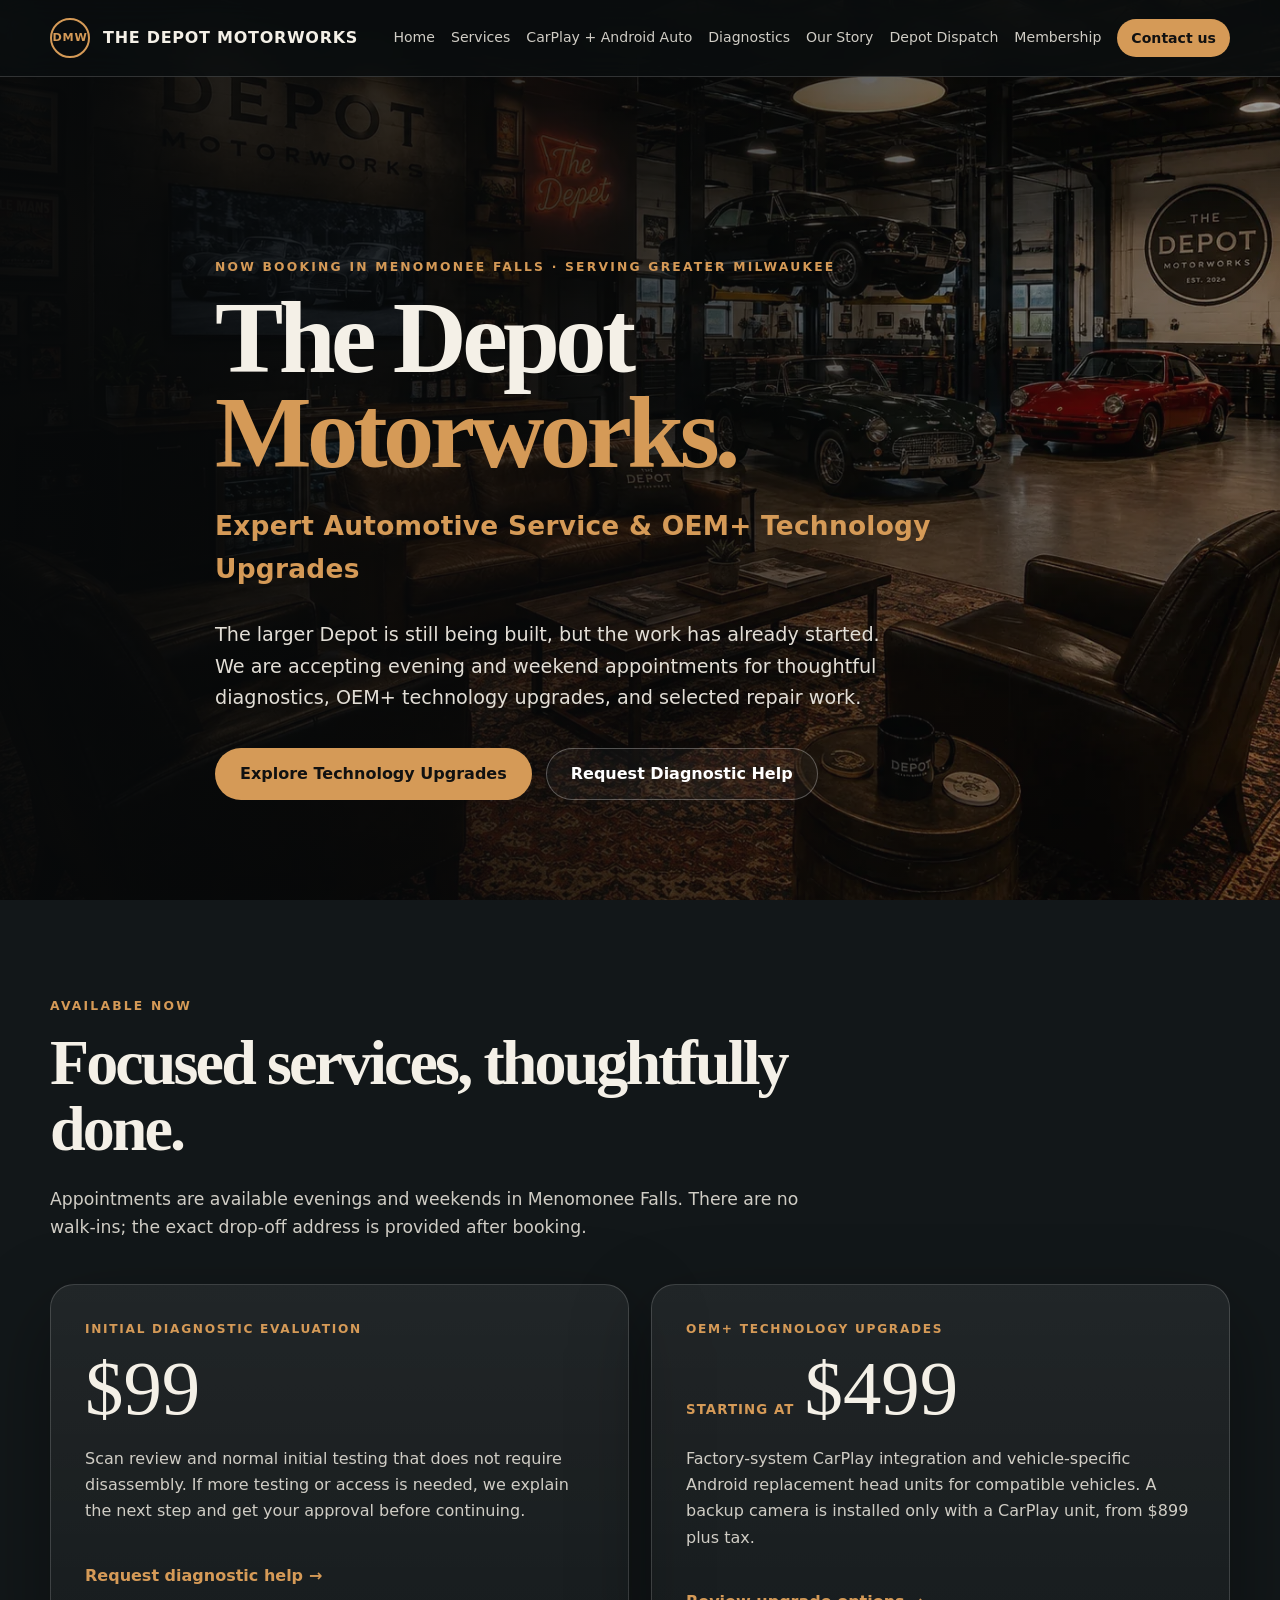
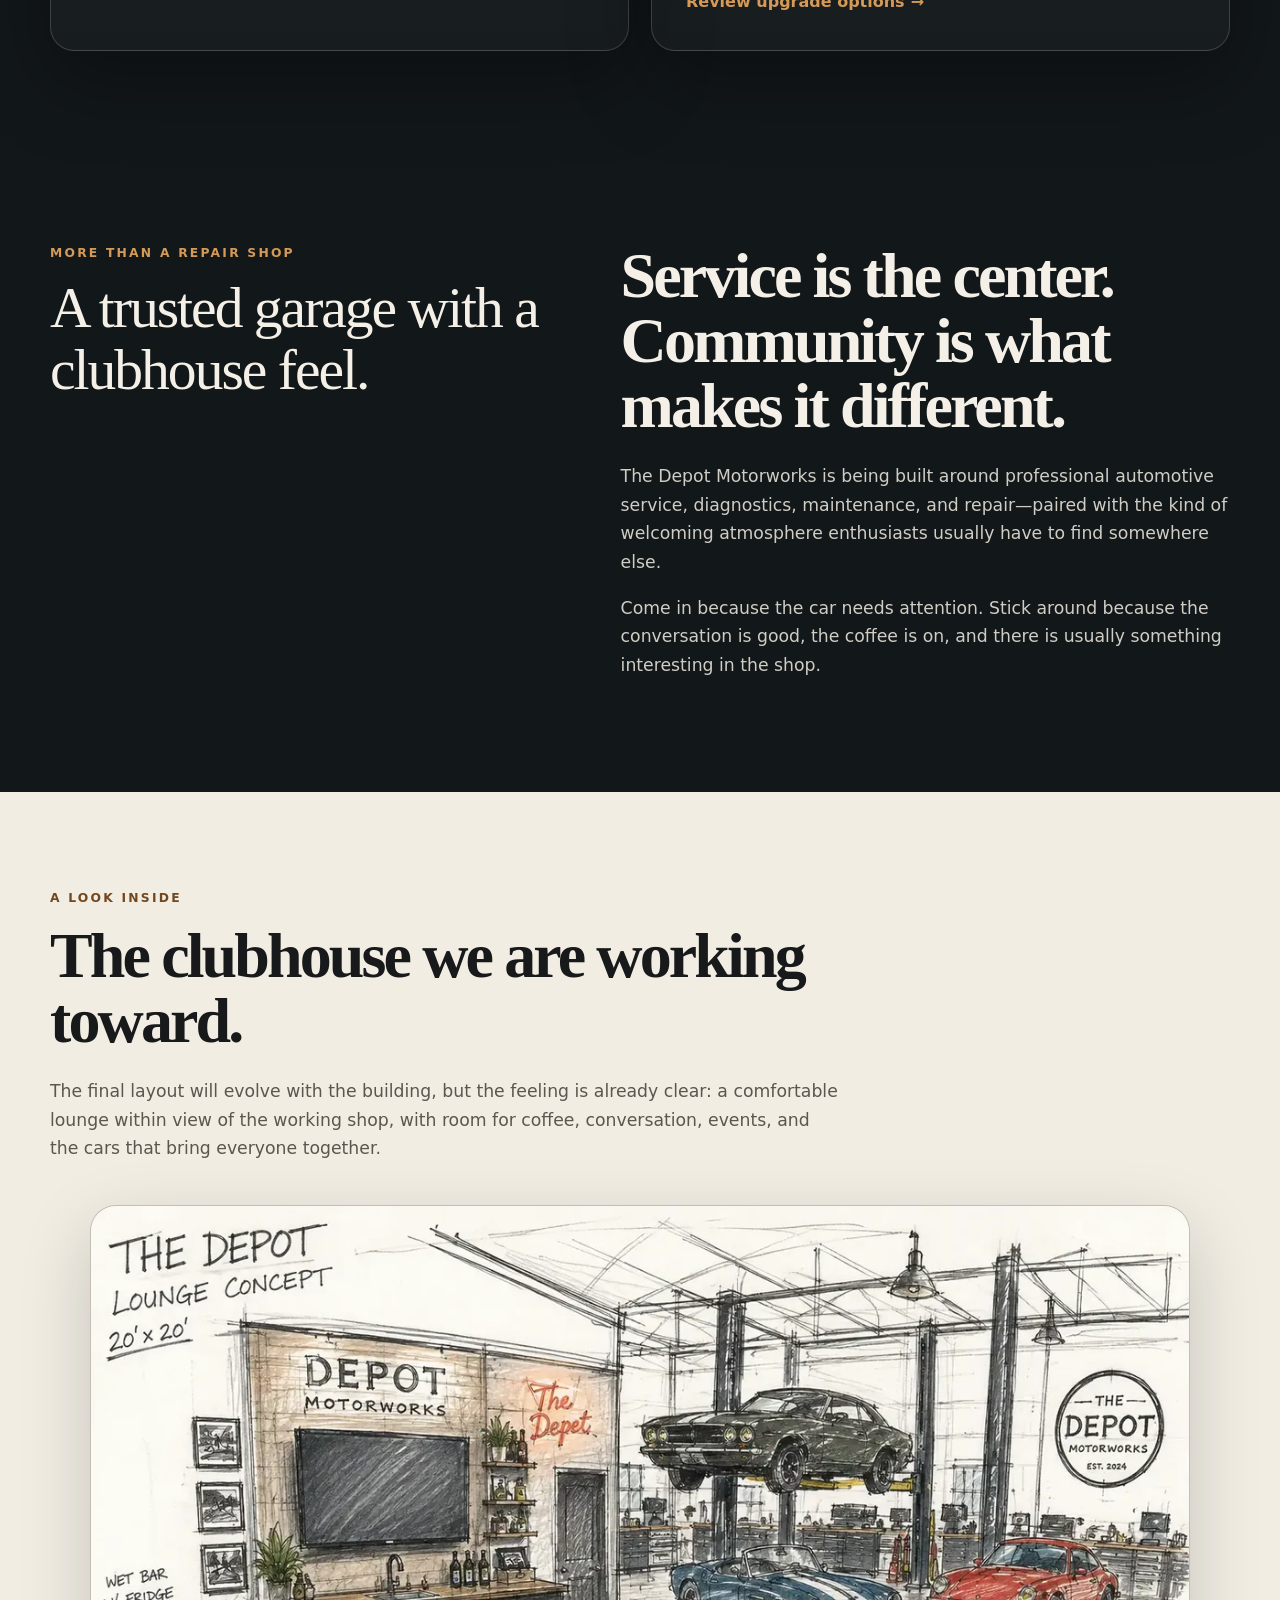
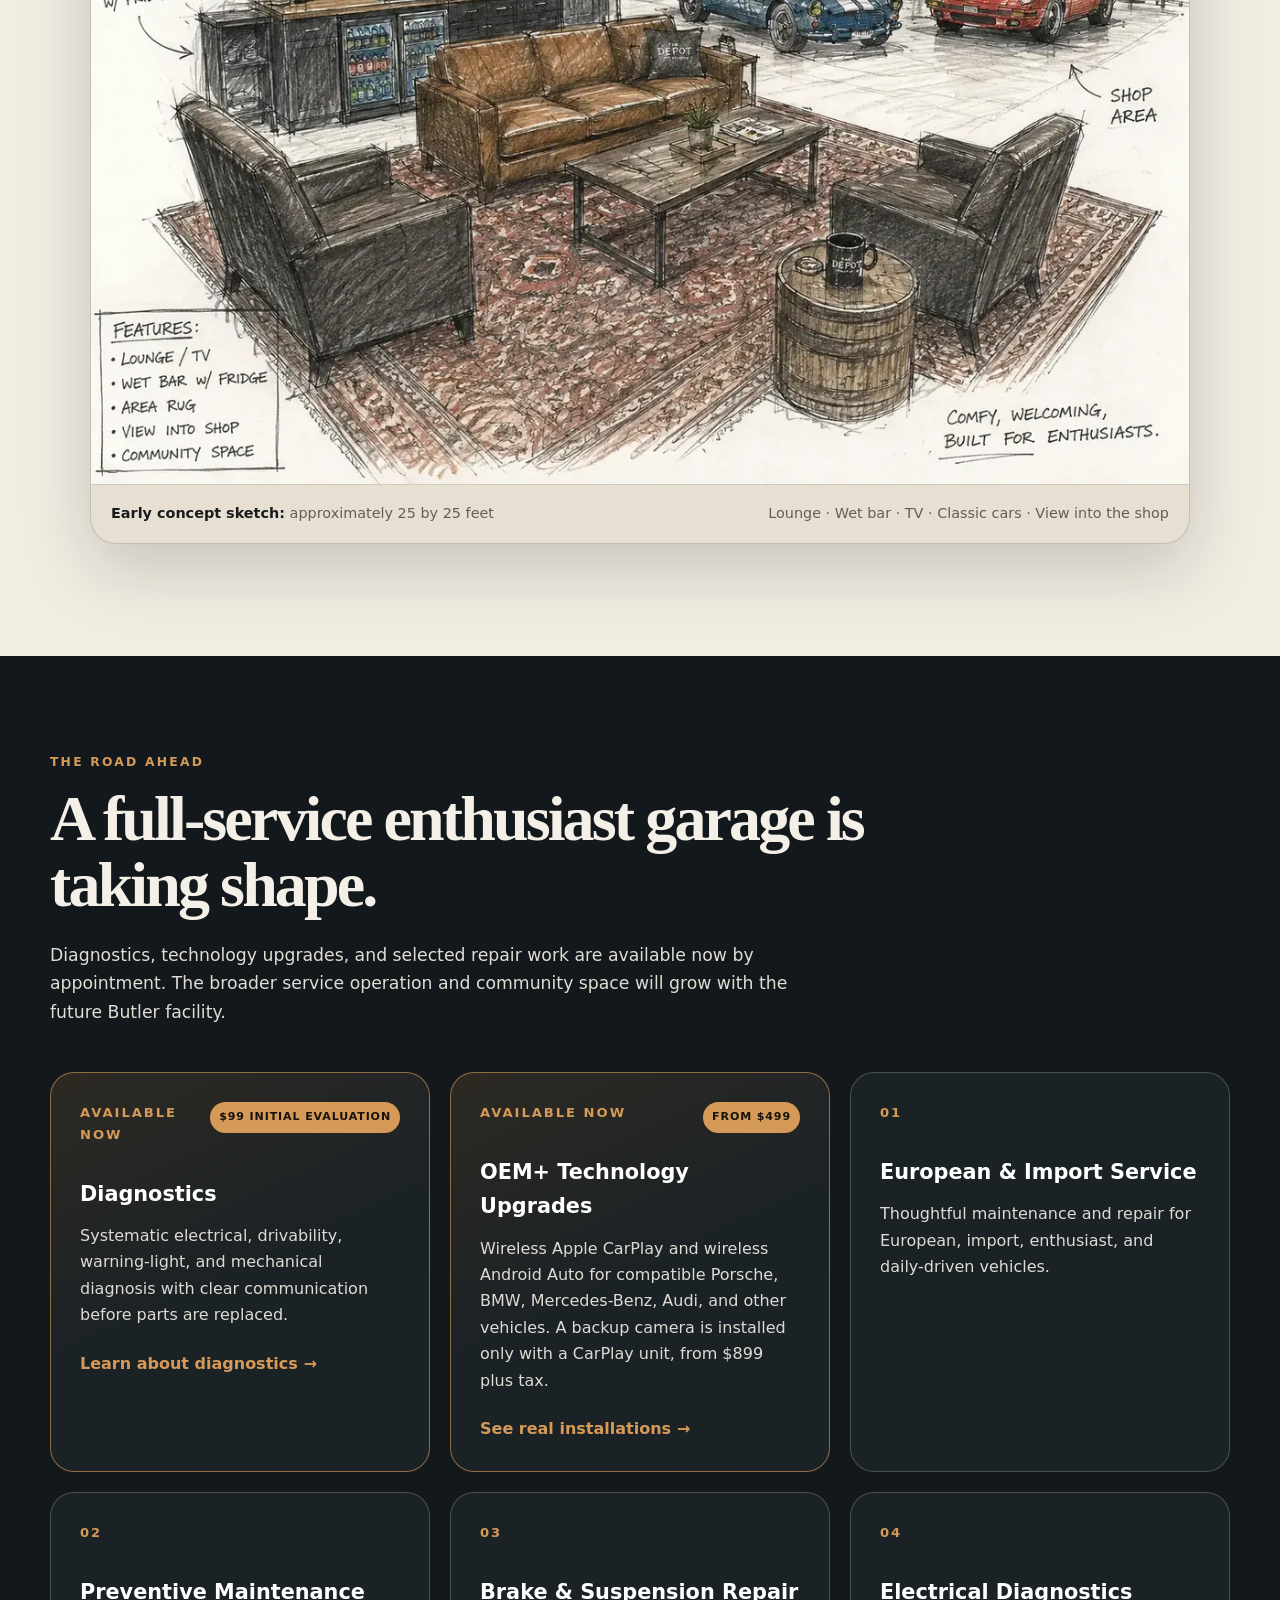
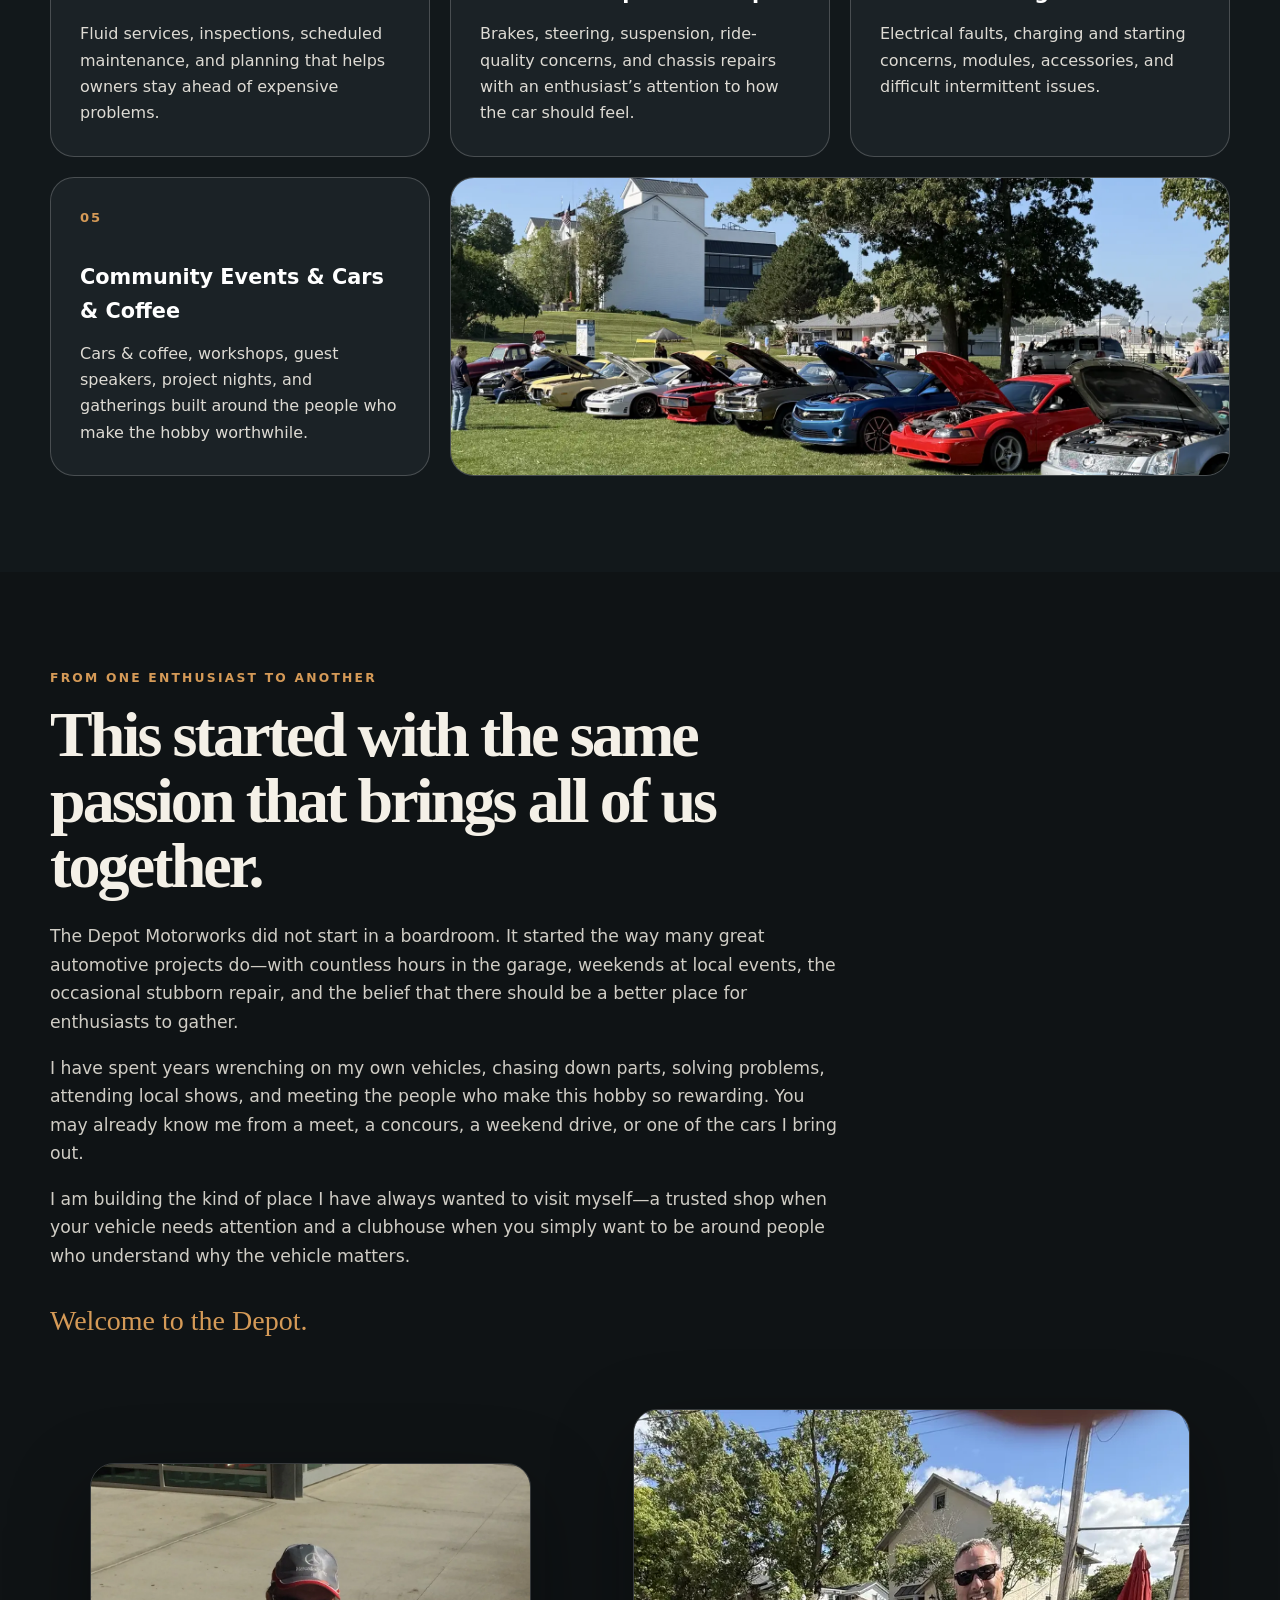
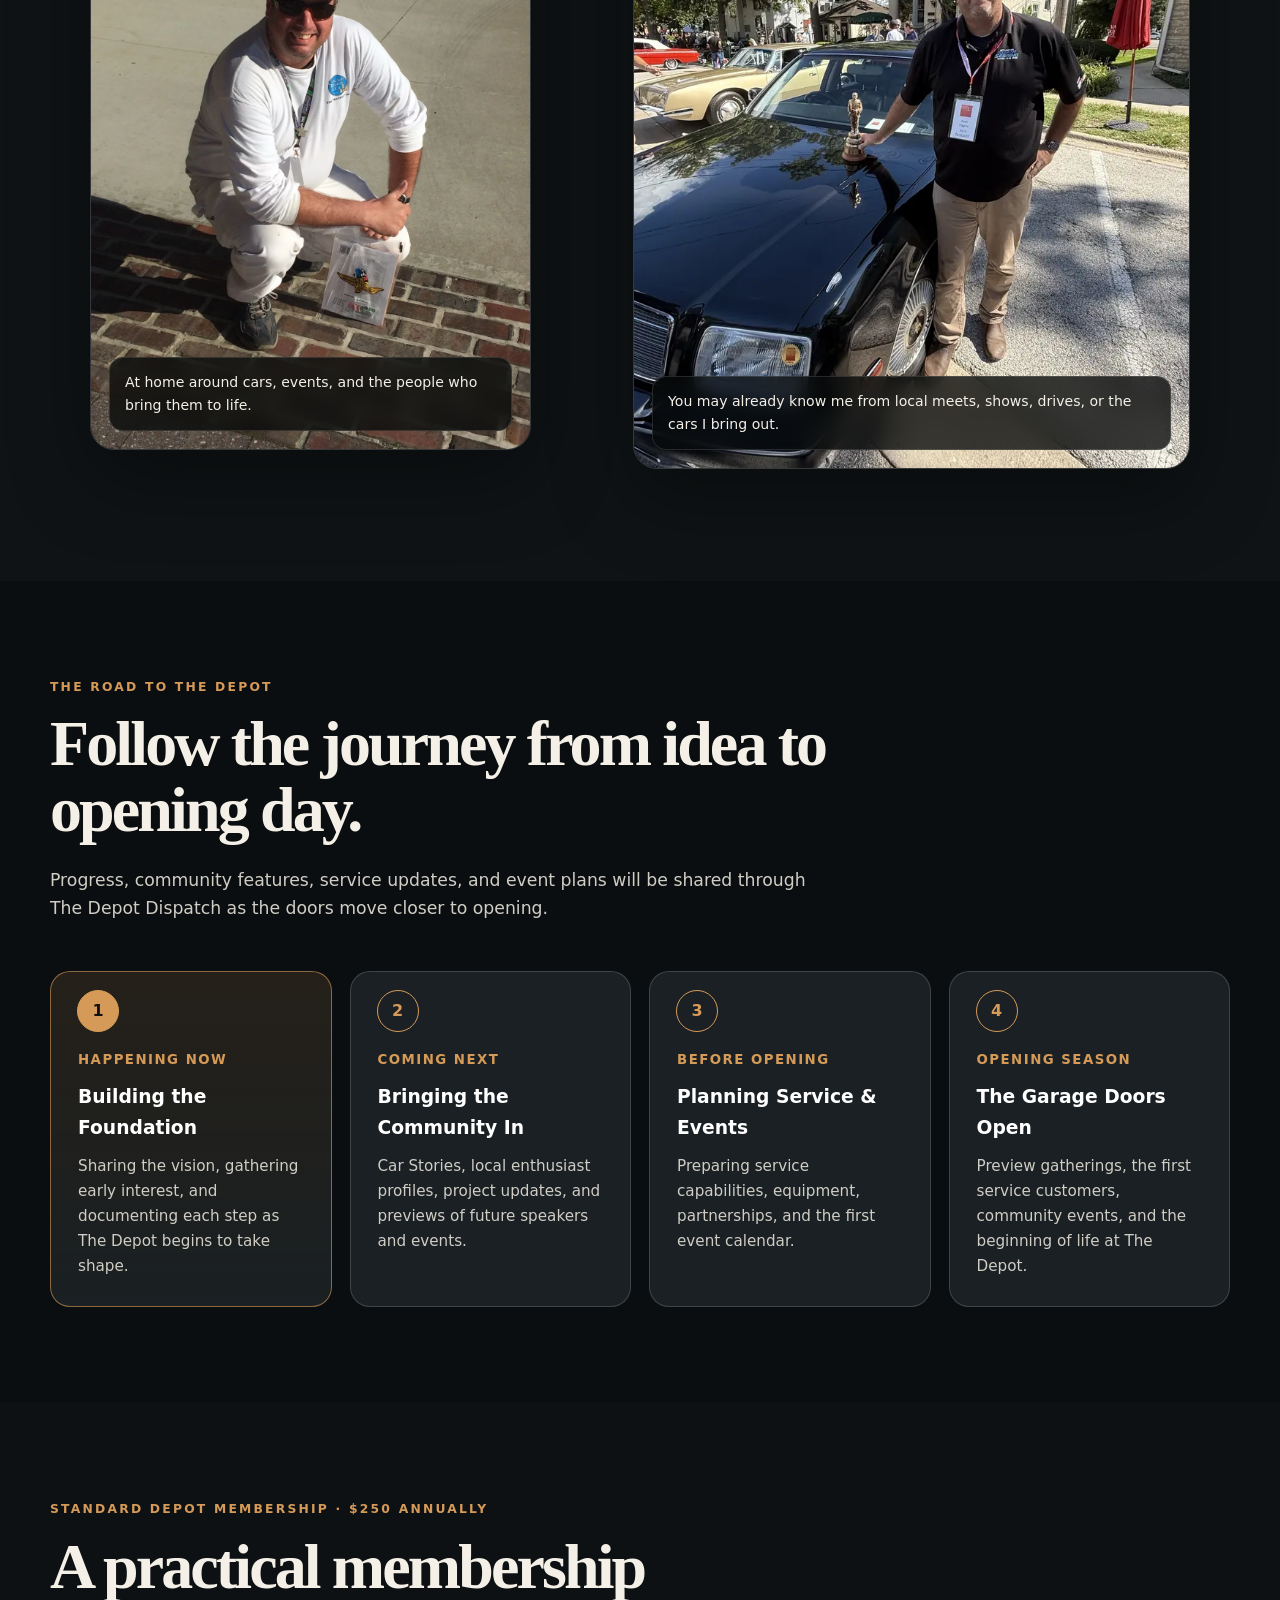
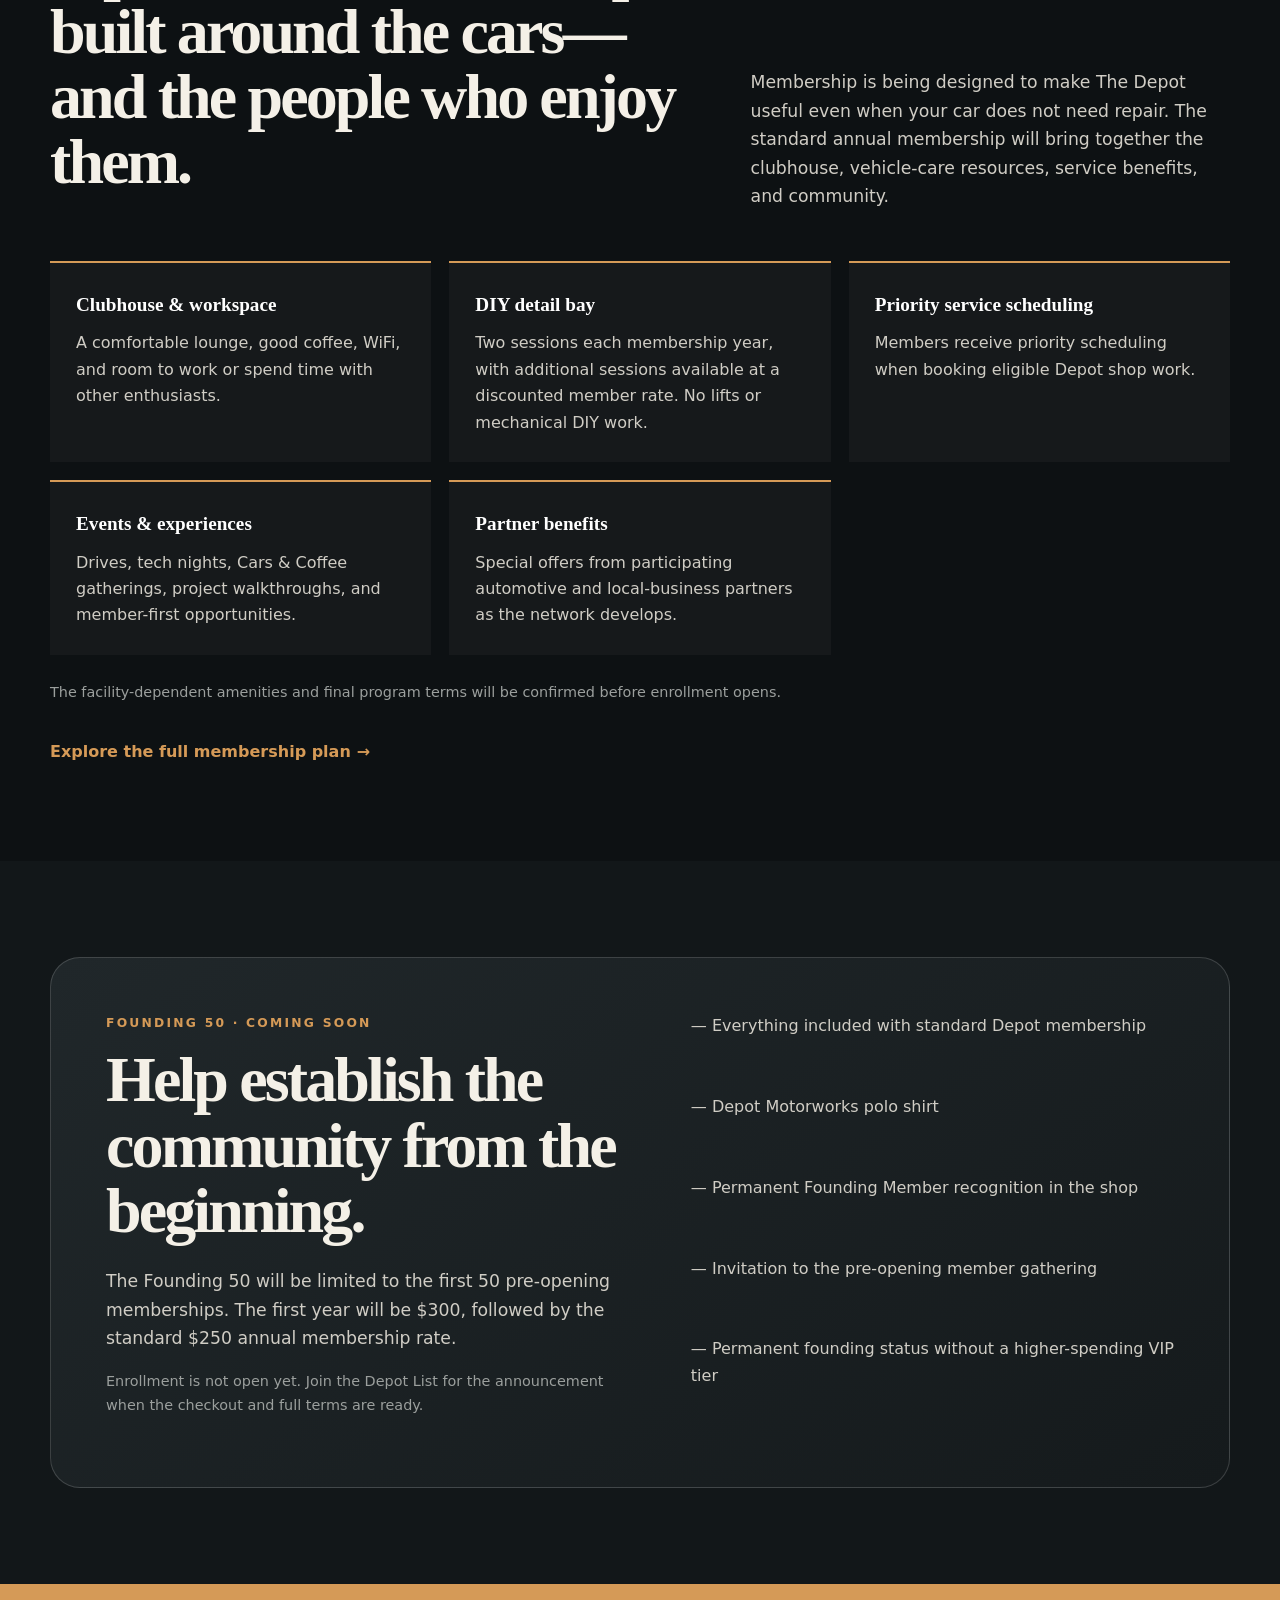
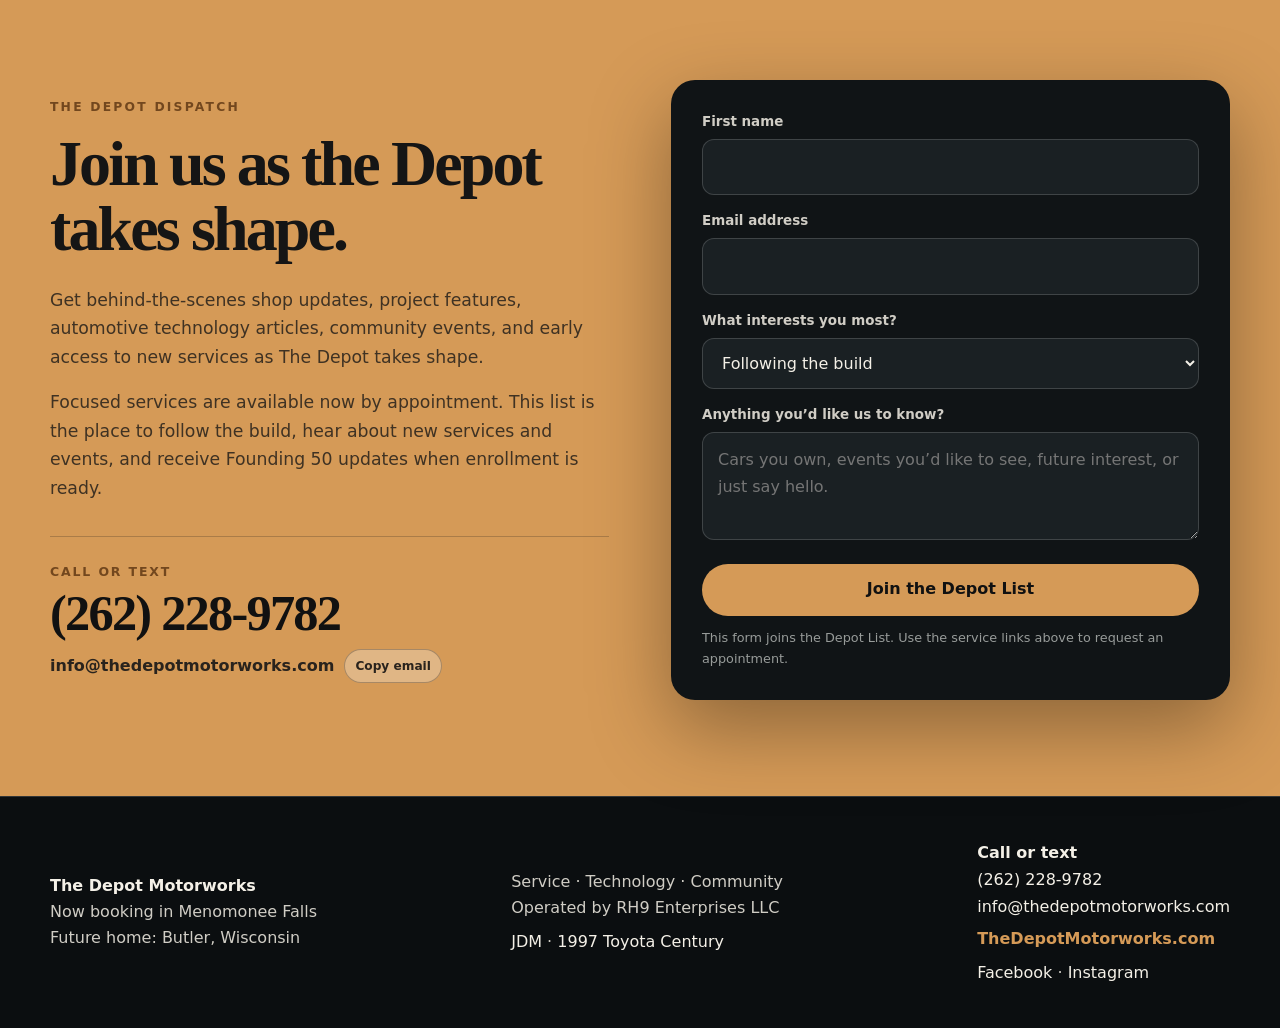
<file: index.html>
<!doctype html>
<html lang="en">
<head>
  <meta charset="utf-8">
  <meta name="viewport" content="width=device-width, initial-scale=1">
  <meta name="description" content="Book $99 initial auto diagnostics or OEM-style CarPlay and Android Auto in Menomonee Falls, serving Greater Milwaukee. A backup camera is installed only with a CarPlay unit.">
  <title>CarPlay & Diagnostics Menomonee Falls | The Depot Motorworks</title>
  <link rel="canonical" href="https://thedepotmotorworks.com/">
  <link rel="stylesheet" href="css/styles.css">
  <meta property="og:type" content="website">
  <meta property="og:site_name" content="The Depot Motorworks">
  <meta property="og:title" content="CarPlay & Auto Diagnostics in Menomonee Falls">
  <meta property="og:description" content="Thoughtful diagnostics and OEM-style technology upgrades for Greater Milwaukee enthusiasts. Evening and weekend appointments are available now.">
  <meta property="og:url" content="https://thedepotmotorworks.com/">
  <meta property="og:image" content="https://thedepotmotorworks.com/images/depot-hero-concept.webp">
  <meta name="twitter:card" content="summary_large_image">
  <meta name="twitter:title" content="CarPlay & Auto Diagnostics in Menomonee Falls">
  <meta name="twitter:description" content="Thoughtful diagnostics and OEM-style technology upgrades for Greater Milwaukee enthusiasts.">
  <meta name="twitter:image" content="https://thedepotmotorworks.com/images/depot-hero-concept.webp">
  <script type="application/ld+json">
  {
    "@context": "https://schema.org",
    "@type": "AutomotiveBusiness",
    "@id": "https://thedepotmotorworks.com/#business",
    "name": "The Depot Motorworks",
    "legalName": "RH9 Enterprises LLC",
    "url": "https://thedepotmotorworks.com/",
    "telephone": "+1-262-228-9782",
    "email": "info@thedepotmotorworks.com",
    "image": "https://thedepotmotorworks.com/images/depot-hero-concept.webp",
    "description": "Enthusiast-owned automotive diagnostics and OEM-style CarPlay and Android Auto installation by appointment. A backup camera is installed only with a CarPlay unit.",
    "priceRange": "$$",
    "areaServed": [
      {"@type": "City", "name": "Menomonee Falls"},
      {"@type": "AdministrativeArea", "name": "Greater Milwaukee"}
    ],
    "sameAs": [
      "https://www.facebook.com/profile.php?id=61592603219279",
      "https://www.instagram.com/thedepotmotorworks/"
    ]
  }
  </script>
<!-- Meta Pixel Code -->
<script>
!function(f,b,e,v,n,t,s)
{if(f.fbq)return;n=f.fbq=function(){n.callMethod?
n.callMethod.apply(n,arguments):n.queue.push(arguments)};
if(!f._fbq)f._fbq=n;n.push=n;n.loaded=!0;n.version='2.0';
n.queue=[];t=b.createElement(e);t.async=!0;
t.src=v;s=b.getElementsByTagName(e)[0];
s.parentNode.insertBefore(t,s)}(window, document,'script',
'https://connect.facebook.net/en_US/fbevents.js');
fbq('init', '1576387917274548');
fbq('track', 'PageView');
</script>
<noscript><img height="1" width="1" style="display:none"
src="https://www.facebook.com/tr?id=1576387917274548&ev=PageView&noscript=1"
/></noscript>
<!-- End Meta Pixel Code -->
</head>
<body>

<header class="site-header">
  <div class="container header-inner">
    <a class="brand" href="/" aria-label="The Depot Motorworks home">
      <span class="brand-mark">DMW</span>
      <span>THE DEPOT MOTORWORKS</span>
    </a>
    <button class="menu-toggle" type="button" aria-expanded="false" aria-label="Open menu">☰</button>
    <nav class="nav-links" aria-label="Primary navigation">
      <a href="/">Home</a>
      <a href="/#services">Services</a>
      <a href="/carplay-upgrades">CarPlay + Android Auto</a>
      <a href="/diagnostics-troubleshooting">Diagnostics</a>
      <a href="/#story">Our Story</a>
      <a href="/depot-dispatch">Depot Dispatch</a>
      <a href="/membership">Membership</a>
      <a class="nav-contact" href="/#contact">Contact us</a>
    </nav>
  </div>
</header>

<main>
  <section class="hero">
    <div class="container hero-inner">
      <div class="eyebrow">Now Booking in Menomonee Falls · Serving Greater Milwaukee</div>
      <h1 class="display">The Depot <span>Motorworks.</span></h1>
      <p class="hero-kicker">Expert Automotive Service &amp; OEM+ Technology Upgrades</p>
      <p class="hero-copy">The larger Depot is still being built, but the work has already started. We are accepting evening and weekend appointments for thoughtful diagnostics, OEM+ technology upgrades, and selected repair work.</p>
      <div class="hero-actions">
        <a class="button button-primary" href="/carplay-upgrades">Explore Technology Upgrades</a>
        <a class="button button-secondary" href="/diagnostics-troubleshooting">Request Diagnostic Help</a>
      </div>
    </div>
  </section>

  <section class="section launch-services" id="available-now">
    <div class="container">
      <div class="eyebrow">Available Now</div>
      <h2 class="section-title">Focused services, thoughtfully done.</h2>
      <p class="copy">Appointments are available evenings and weekends in Menomonee Falls. There are no walk-ins; the exact drop-off address is provided after booking.</p>
      <div class="launch-service-grid">
        <article class="launch-service-card">
          <div class="price-kicker">Initial Diagnostic Evaluation</div>
          <div class="service-price"><span>$99</span></div>
          <p>Scan review and normal initial testing that does not require disassembly. If more testing or access is needed, we explain the next step and get your approval before continuing.</p>
          <a class="text-link" href="/diagnostics-troubleshooting">Request diagnostic help</a>
        </article>
        <article class="launch-service-card">
          <div class="price-kicker">OEM+ Technology Upgrades</div>
          <div class="service-price"><small>Starting at</small><span>$499</span></div>
          <p>Factory-system CarPlay integration and vehicle-specific Android replacement head units for compatible vehicles. A backup camera is installed only with a CarPlay unit, from $899 plus tax.</p>
          <a class="text-link" href="/carplay-upgrades">Review upgrade options</a>
        </article>
      </div>
    </div>
  </section>

  <section class="section statement" id="vision">
    <div class="container statement-grid">
      <div>
        <div class="eyebrow">More Than a Repair Shop</div>
        <p class="pullquote">A trusted garage with a clubhouse feel.</p>
      </div>
      <div>
        <h2 class="section-title">Service is the center. Community is what makes it different.</h2>
        <p class="copy">The Depot Motorworks is being built around professional automotive service, diagnostics, maintenance, and repair—paired with the kind of welcoming atmosphere enthusiasts usually have to find somewhere else.</p>
        <p class="copy">Come in because the car needs attention. Stick around because the conversation is good, the coffee is on, and there is usually something interesting in the shop.</p>
      </div>
    </div>
  </section>

  <section class="section concept">
    <div class="container">
      <div class="eyebrow">A Look Inside</div>
      <h2 class="section-title">The clubhouse we are working toward.</h2>
      <p class="copy">
        The final layout will evolve with the building, but the feeling is already clear:
        a comfortable lounge within view of the working shop, with room for coffee,
        conversation, events, and the cars that bring everyone together.
      </p>
      <figure class="concept-frame">
        <img src="images/clubhouse-concept-sketch.webp" alt="Hand-drawn concept sketch of The Depot lounge and workshop" width="1200" height="960" loading="lazy" decoding="async">
        <figcaption class="concept-caption">
          <span><strong>Early concept sketch:</strong> approximately 25 by 25 feet</span>
          <span>Lounge · Wet bar · TV · Classic cars · View into the shop</span>
        </figcaption>
      </figure>
    </div>
  </section>

  <section class="section services" id="services">
    <div class="container">
      <div class="eyebrow">The Road Ahead</div>
      <h2 class="section-title">A full-service enthusiast garage is taking shape.</h2>
      <p class="copy services-intro">Diagnostics, technology upgrades, and selected repair work are available now by appointment. The broader service operation and community space will grow with the future Butler facility.</p>
      <div class="cards">
        <article class="card available-card"><div class="card-topline"><div class="card-number">AVAILABLE NOW</div><span class="available-badge">$99 Initial Evaluation</span></div><h3>Diagnostics</h3><p>Systematic electrical, drivability, warning-light, and mechanical diagnosis with clear communication before parts are replaced.</p><a class="text-link" href="/diagnostics-troubleshooting">Learn about diagnostics</a></article>
        <article class="card available-card"><div class="card-topline"><div class="card-number">AVAILABLE NOW</div><span class="available-badge">From $499</span></div><h3>OEM+ Technology Upgrades</h3><p>Wireless Apple CarPlay and wireless Android Auto for compatible Porsche, BMW, Mercedes-Benz, Audi, and other vehicles. A backup camera is installed only with a CarPlay unit, from $899 plus tax.</p><a class="text-link" href="/carplay-upgrades">See real installations</a></article>
        <article class="card"><div class="card-number">01</div><h3>European &amp; Import Service</h3><p>Thoughtful maintenance and repair for European, import, enthusiast, and daily-driven vehicles.</p></article>
        <article class="card"><div class="card-number">02</div><h3>Preventive Maintenance</h3><p>Fluid services, inspections, scheduled maintenance, and planning that helps owners stay ahead of expensive problems.</p></article>
        <article class="card"><div class="card-number">03</div><h3>Brake &amp; Suspension Repair</h3><p>Brakes, steering, suspension, ride-quality concerns, and chassis repairs with an enthusiast’s attention to how the car should feel.</p></article>
        <article class="card"><div class="card-number">04</div><h3>Electrical Diagnostics</h3><p>Electrical faults, charging and starting concerns, modules, accessories, and difficult intermittent issues.</p></article>
        <article class="card"><div class="card-number">05</div><h3>Community Events &amp; Cars &amp; Coffee</h3><p>Cars &amp; coffee, workshops, guest speakers, project nights, and gatherings built around the people who make the hobby worthwhile.</p></article>
        <figure class="card card-photo">
          <img src="images/wisconsin-car-show-hoods-open.webp" alt="Cars lined up with hoods open at a local Wisconsin car show" width="1800" height="648" loading="lazy" decoding="async">
        </figure>
      </div>
    </div>
  </section>

  <section class="section story" id="story">
    <div class="container">
      <div class="story-copy">
        <div class="eyebrow">From One Enthusiast to Another</div>
        <h2 class="section-title">This started with the same passion that brings all of us together.</h2>
        <p class="copy">
          The Depot Motorworks did not start in a boardroom. It started the way many great
          automotive projects do—with countless hours in the garage, weekends at local
          events, the occasional stubborn repair, and the belief that there should be a
          better place for enthusiasts to gather.
        </p>
        <p class="copy">
          I have spent years wrenching on my own vehicles, chasing down parts, solving
          problems, attending local shows, and meeting the people who make this hobby so
          rewarding. You may already know me from a meet, a concours, a weekend drive, or
          one of the cars I bring out.
        </p>
        <p class="copy">
          I am building the kind of place I have always wanted to visit myself—a trusted
          shop when your vehicle needs attention and a clubhouse when you simply want to
          be around people who understand why the vehicle matters.
        </p>
        <div class="closing-line">Welcome to the Depot.</div>
      </div>

      <div class="photo-grid">
        <figure class="photo">
          <img src="images/ryan-at-meet.webp" alt="Ryan enjoying a local automotive gathering" width="1152" height="1536" loading="lazy" decoding="async">
          <figcaption class="caption">At home around cars, events, and the people who bring them to life.</figcaption>
        </figure>
        <figure class="photo">
          <img src="images/ryan-with-collector-car.webp" alt="Ryan beside a collector car at a Wisconsin automotive event" width="1200" height="900" loading="lazy" decoding="async">
          <figcaption class="caption">You may already know me from local meets, shows, drives, or the cars I bring out.</figcaption>
        </figure>
      </div>
    </div>
  </section>

  <section class="section" id="roadmap">
    <div class="container">
      <div class="eyebrow">The Road to the Depot</div>
      <h2 class="section-title">Follow the journey from idea to opening day.</h2>
      <p class="copy">
        Progress, community features, service updates, and event plans will be shared
        through The Depot Dispatch as the doors move closer to opening.
      </p>
      <div class="roadmap">
        <article class="step current">
          <span class="step-number">1</span>
          <small>HAPPENING NOW</small>
          <h3>Building the Foundation</h3>
          <p>Sharing the vision, gathering early interest, and documenting each step as The Depot begins to take shape.</p>
        </article>
        <article class="step">
          <span class="step-number">2</span>
          <small>COMING NEXT</small>
          <h3>Bringing the Community In</h3>
          <p>Car Stories, local enthusiast profiles, project updates, and previews of future speakers and events.</p>
        </article>
        <article class="step">
          <span class="step-number">3</span>
          <small>BEFORE OPENING</small>
          <h3>Planning Service & Events</h3>
          <p>Preparing service capabilities, equipment, partnerships, and the first event calendar.</p>
        </article>
        <article class="step">
          <span class="step-number">4</span>
          <small>OPENING SEASON</small>
          <h3>The Garage Doors Open</h3>
          <p>Preview gatherings, the first service customers, community events, and the beginning of life at The Depot.</p>
        </article>
      </div>
    </div>
  </section>

  <section class="section standard-membership" id="membership">
    <div class="container">
      <div class="standard-membership-heading">
        <div>
          <div class="eyebrow">Standard Depot Membership · $250 Annually</div>
          <h2 class="section-title">A practical membership built around the cars—and the people who enjoy them.</h2>
        </div>
        <p class="copy">
          Membership is being designed to make The Depot useful even when your car does not need repair. The standard
          annual membership will bring together the clubhouse, vehicle-care resources, service benefits, and community.
        </p>
      </div>
      <div class="standard-membership-grid">
        <article>
          <strong>Clubhouse &amp; workspace</strong>
          <span>A comfortable lounge, good coffee, WiFi, and room to work or spend time with other enthusiasts.</span>
        </article>
        <article>
          <strong>DIY detail bay</strong>
          <span>Two sessions each membership year, with additional sessions available at a discounted member rate. No lifts or mechanical DIY work.</span>
        </article>
        <article>
          <strong>Priority service scheduling</strong>
          <span>Members receive priority scheduling when booking eligible Depot shop work.</span>
        </article>
        <article>
          <strong>Events &amp; experiences</strong>
          <span>Drives, tech nights, Cars &amp; Coffee gatherings, project walkthroughs, and member-first opportunities.</span>
        </article>
        <article>
          <strong>Partner benefits</strong>
          <span>Special offers from participating automotive and local-business partners as the network develops.</span>
        </article>
      </div>
      <p class="standard-membership-note">The facility-dependent amenities and final program terms will be confirmed before enrollment opens.</p>
      <a class="text-link" href="/membership">Explore the full membership plan</a>
    </div>
  </section>

  <section class="section supporters">
    <div class="container supporter-box">
      <div>
        <div class="eyebrow">Founding 50 · Coming Soon</div>
        <h2 class="section-title">Help establish the community from the beginning.</h2>
        <p class="copy">
          The Founding 50 will be limited to the first 50 pre-opening memberships. The first year will be $300,
          followed by the standard $250 annual membership rate.
        </p>
        <p class="supporter-note">
          Enrollment is not open yet. Join the Depot List for the announcement when the checkout and full terms are ready.
        </p>
      </div>
      <ul>
        <li>— Everything included with standard Depot membership</li>
        <li>— Depot Motorworks polo shirt</li>
        <li>— Permanent Founding Member recognition in the shop</li>
        <li>— Invitation to the pre-opening member gathering</li>
        <li>— Permanent founding status without a higher-spending VIP tier</li>
      </ul>
    </div>
  </section>


  <section class="section signup" id="dispatch">
    <div class="container signup-grid">
      <div id="contact">
        <div class="eyebrow">The Depot Dispatch</div>
        <h2 class="section-title">Join us as the Depot takes shape.</h2>
        <p class="copy">
          Get behind-the-scenes shop updates, project features, automotive technology articles,
          community events, and early access to new services as The Depot takes shape.
        </p>
        <p class="copy">
          Focused services are available now by appointment. This list is the place to follow the build,
          hear about new services and events, and receive Founding 50 updates when enrollment is ready.
        </p>
        <div class="contact-block">
          <div class="contact-label">Call or text</div>
          <a class="contact-phone" href="tel:+12622289782">(262) 228-9782</a>
          <div class="email-actions"><a class="contact-email" href="mailto:info@thedepotmotorworks.com">info@thedepotmotorworks.com</a><button class="copy-email" type="button" data-copy-email="info@thedepotmotorworks.com">Copy email</button></div>
        </div>
      </div>
      <form class="form" action="https://formspree.io/f/xwlepbaa" method="post">
        <input type="hidden" name="_subject" value="New Depot Dispatch signup">
        <input type="hidden" name="source" value="The Depot Motorworks website">
        <div class="form-grid">
          <div>
            <label for="name">First name</label>
            <input id="name" name="name" type="text" autocomplete="given-name">
          </div>
          <div>
            <label for="email">Email address</label>
            <input id="email" name="email" type="email" autocomplete="email" required>
          </div>
          <div>
            <label for="interest">What interests you most?</label>
            <select id="interest" name="interest">
              <option>Following the build</option>
              <option>Current automotive service</option>
              <option>Wireless CarPlay / Android Auto</option>
              <option>Car Stories</option>
              <option>Events and workshops</option>
              <option>Founding 50 updates</option>
            </select>
          </div>
          <div>
            <label for="message">Anything you’d like us to know?</label>
            <textarea id="message" name="message" placeholder="Cars you own, events you’d like to see, future interest, or just say hello."></textarea>
          </div>
          <button class="button button-primary" type="submit">Join the Depot List</button>
        </div>
        <p class="form-note">This form joins the Depot List. Use the service links above to request an appointment.</p>
      </form>
    </div>
  </section>

</main>

<footer>
  <div class="container footer-inner">
    <div><strong>The Depot Motorworks</strong><br>Now booking in Menomonee Falls<br>Future home: Butler, Wisconsin</div>
    <div>Service · Technology · Community<br>Operated by RH9 Enterprises LLC<br><span class="footer-pages"><a href="/jdm">JDM</a><span aria-hidden="true"> · </span><a href="/spotlight/century/">1997 Toyota Century</a></span></div>
    <div class="footer-contact"><strong>Call or text</strong><br><a href="tel:+12622289782">(262) 228-9782</a><br><a href="mailto:info@thedepotmotorworks.com">info@thedepotmotorworks.com</a><br><span class="domain">TheDepotMotorworks.com</span><br><span class="footer-social"><a href="https://www.facebook.com/profile.php?id=61592603219279" target="_blank" rel="noopener noreferrer" aria-label="The Depot Motorworks on Facebook">Facebook</a><span aria-hidden="true"> · </span><a href="https://www.instagram.com/thedepotmotorworks/" target="_blank" rel="noopener noreferrer" aria-label="The Depot Motorworks on Instagram">Instagram</a></span></div>
  </div>
</footer>
<script src="js/main.js"></script>

<script type="text/javascript" id="hs-script-loader" async defer src="//js-na2.hs-scripts.com/247131305.js"></script>
</body>
</html>
</file>
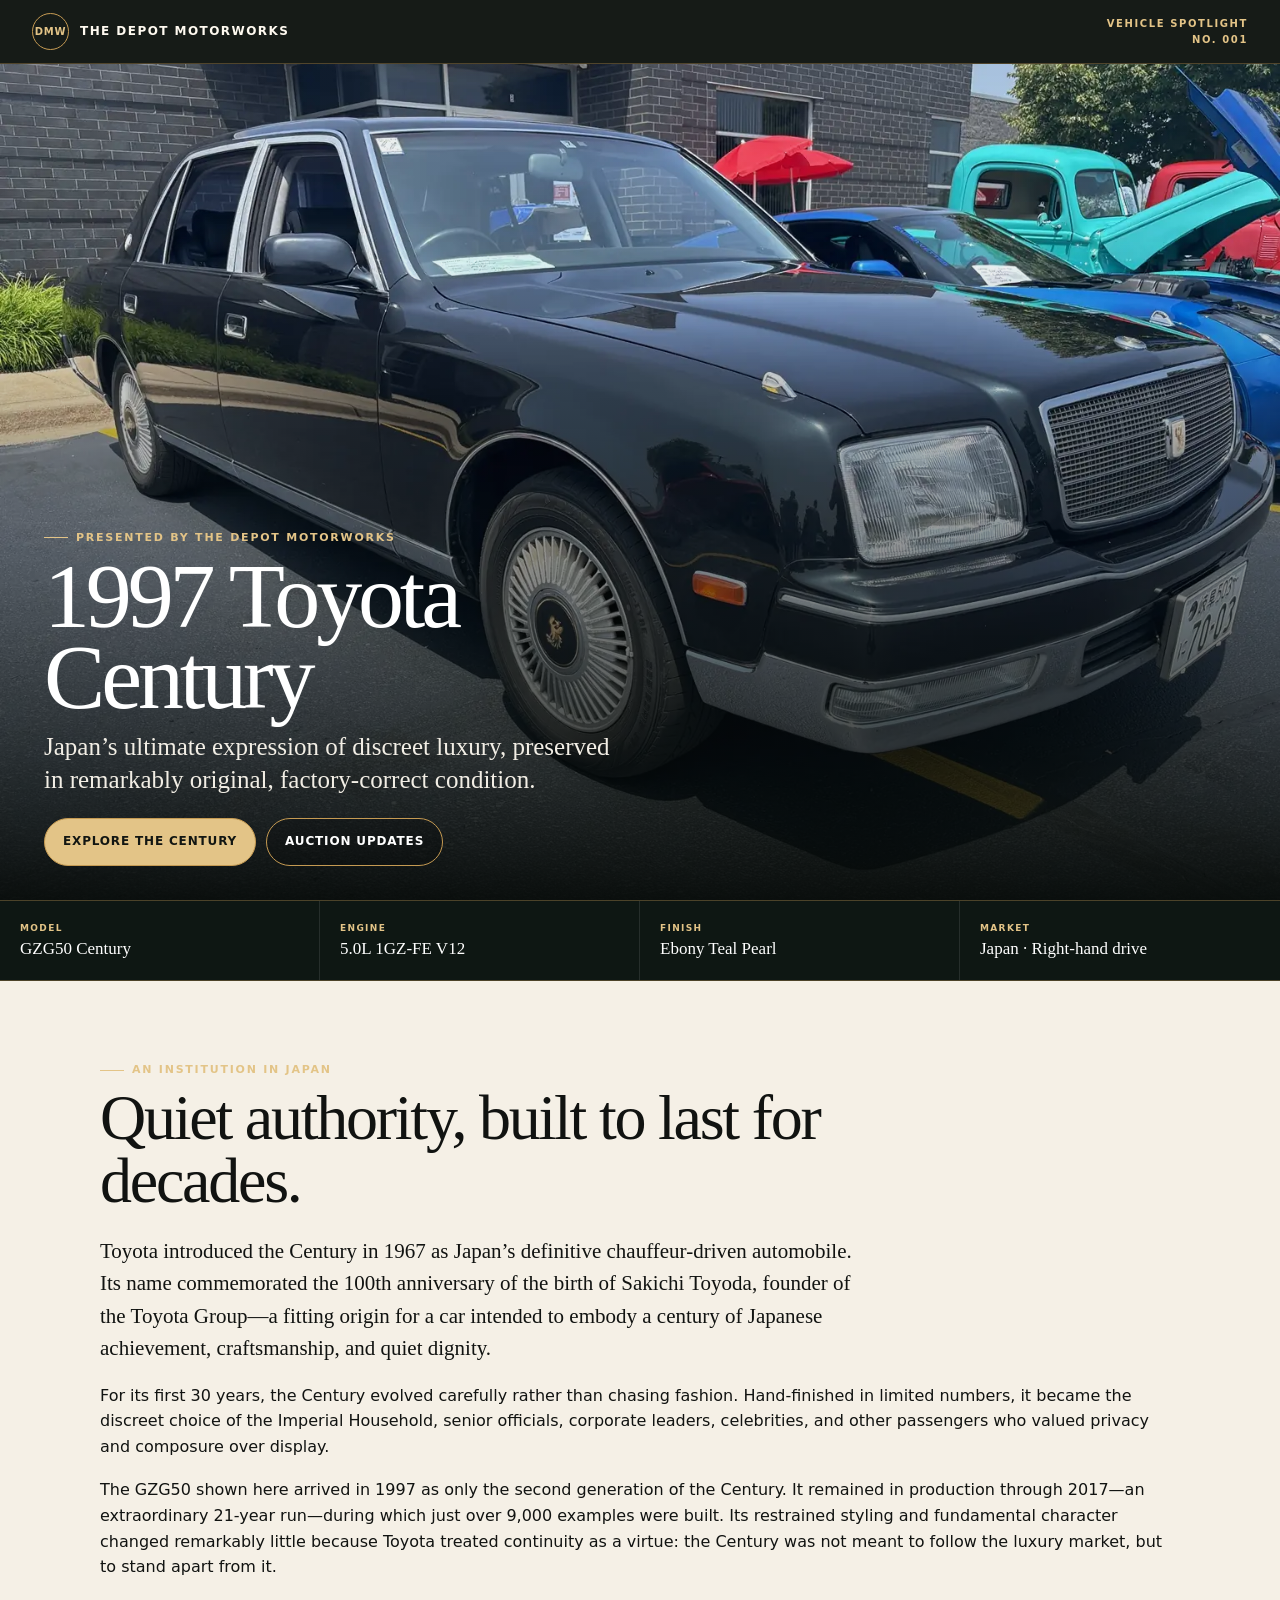
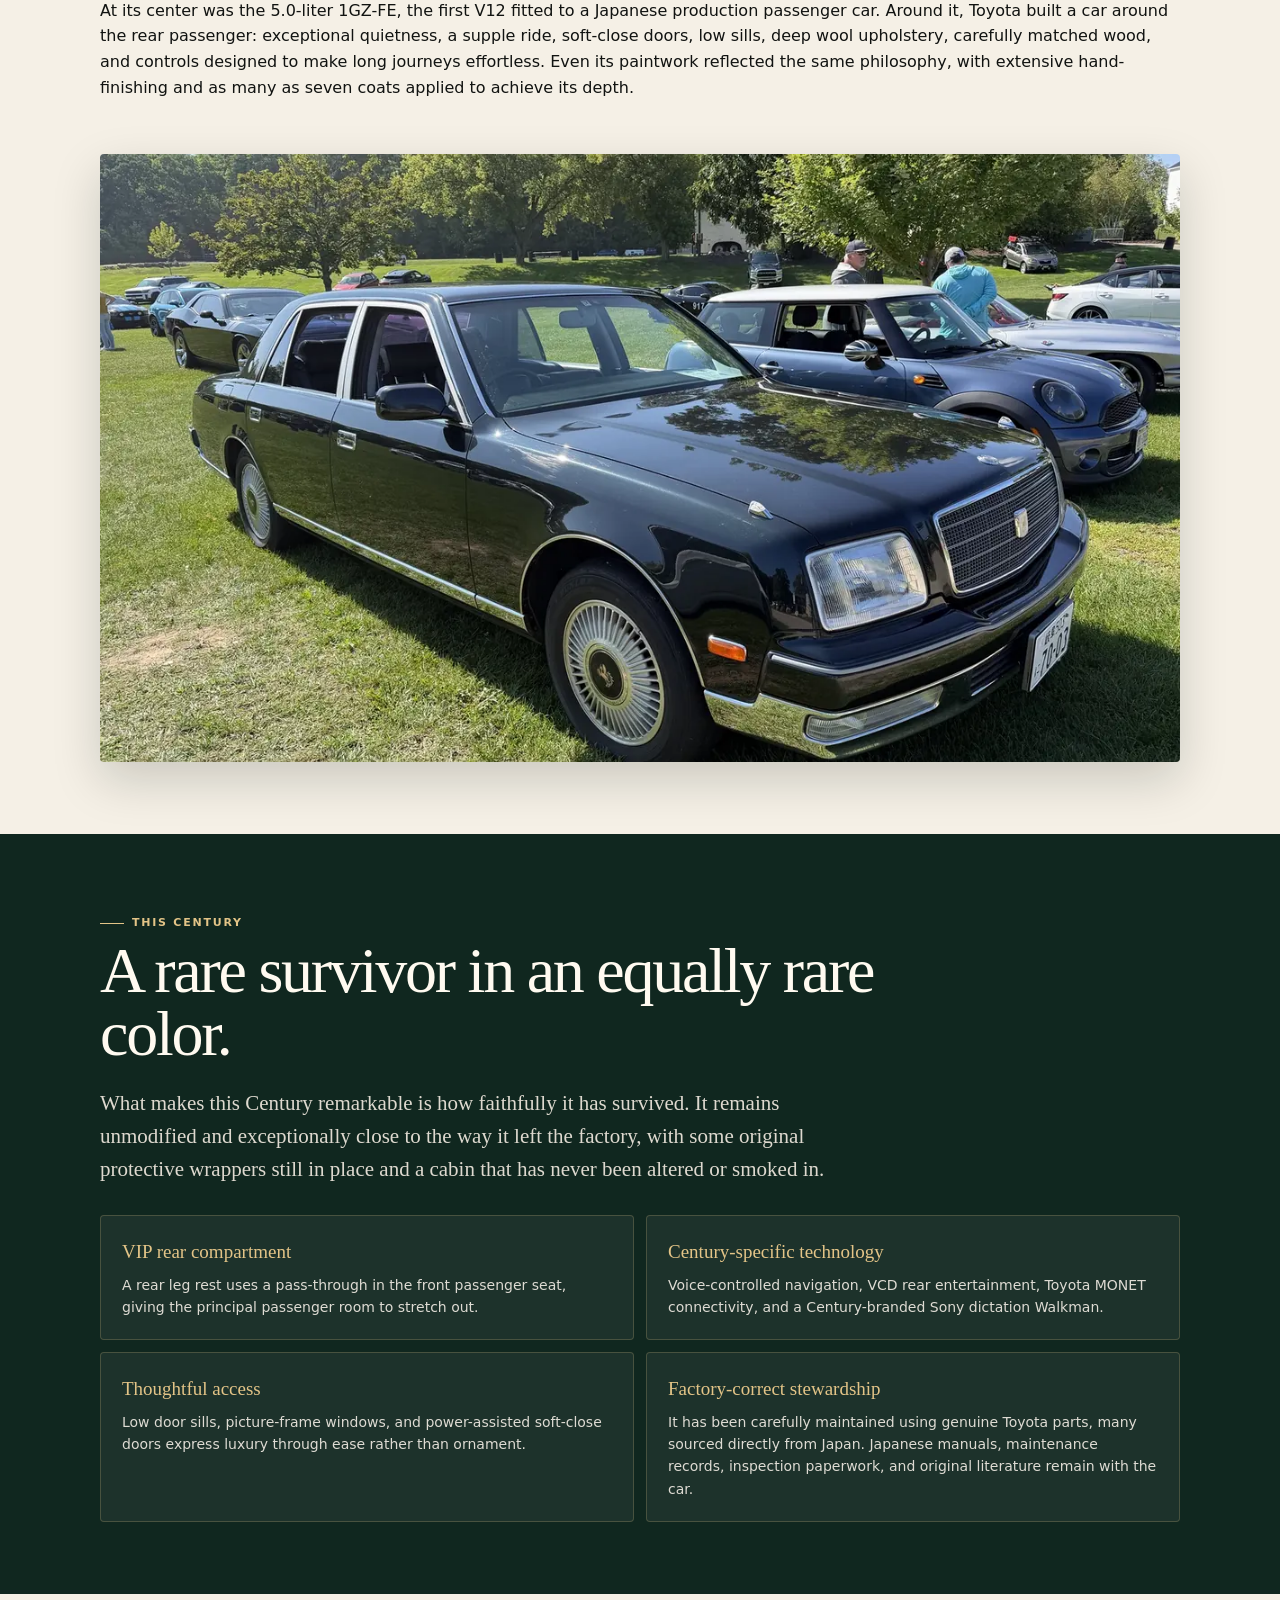
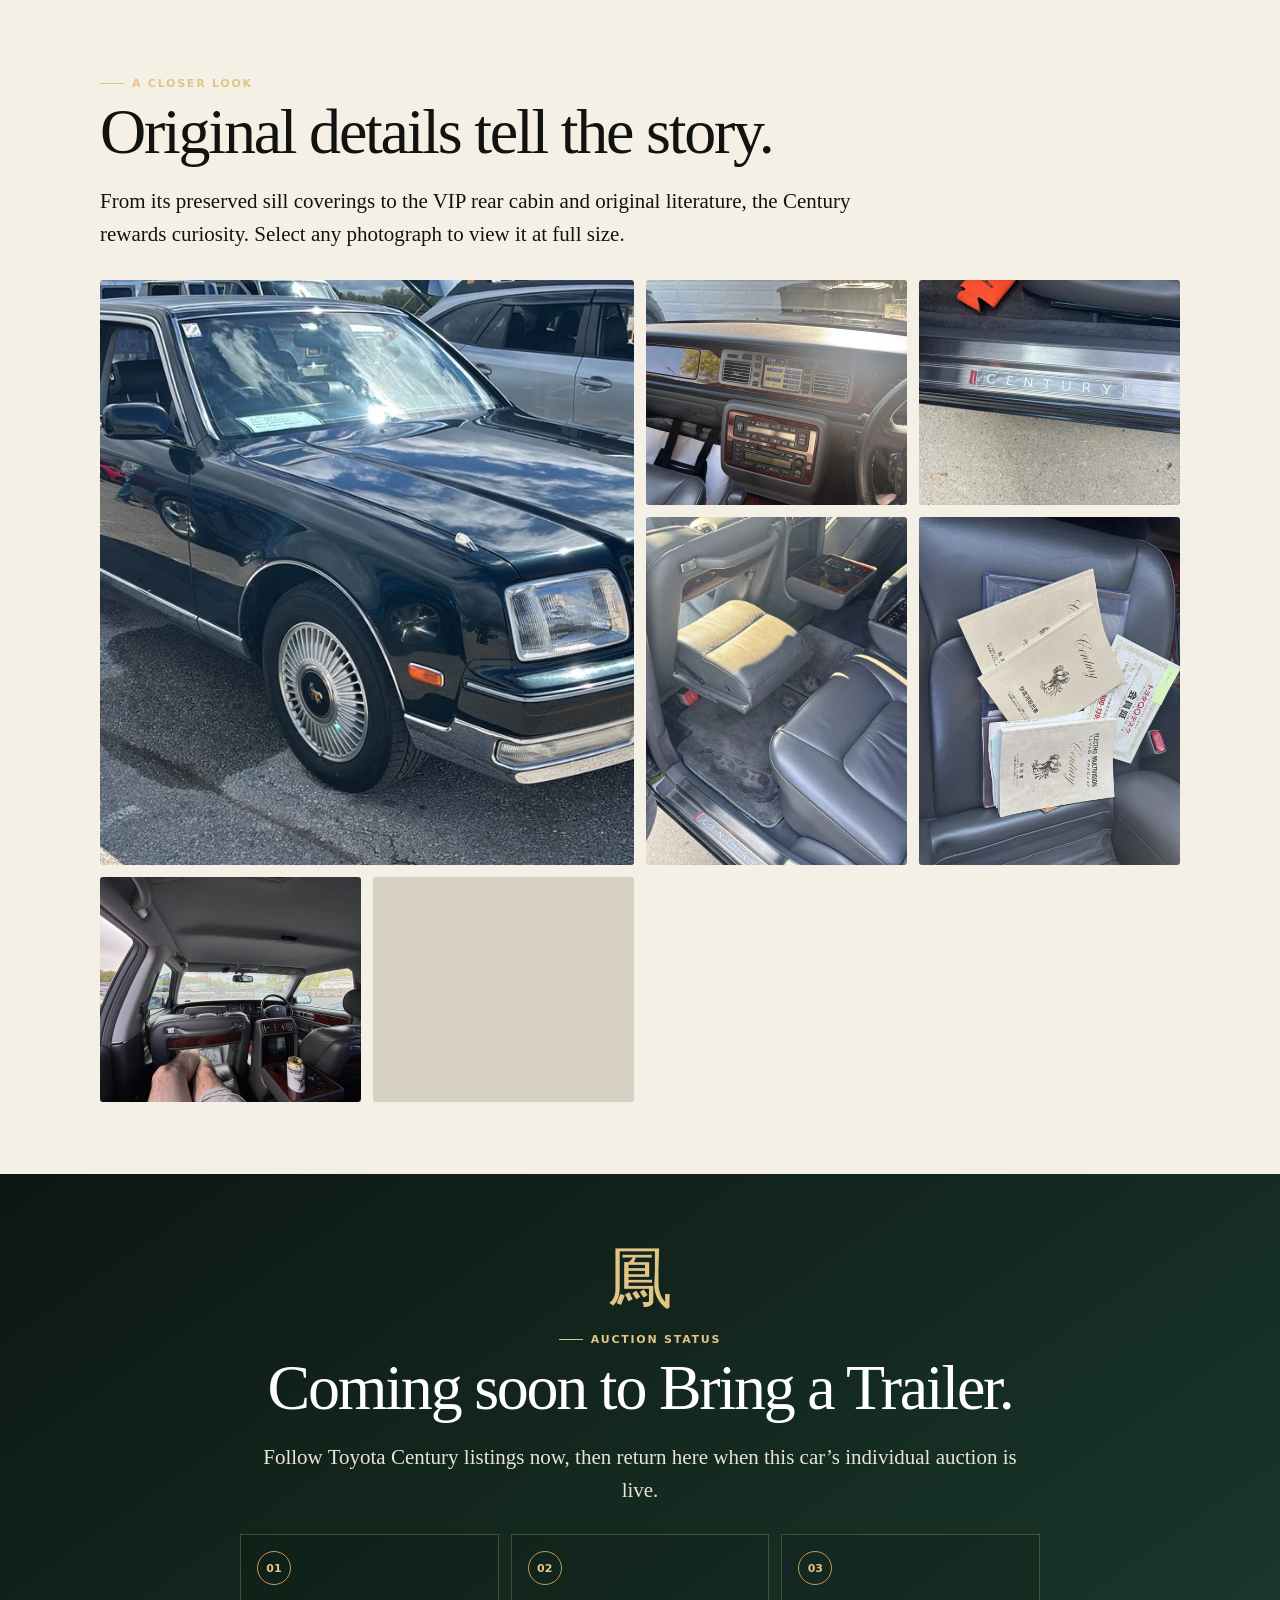
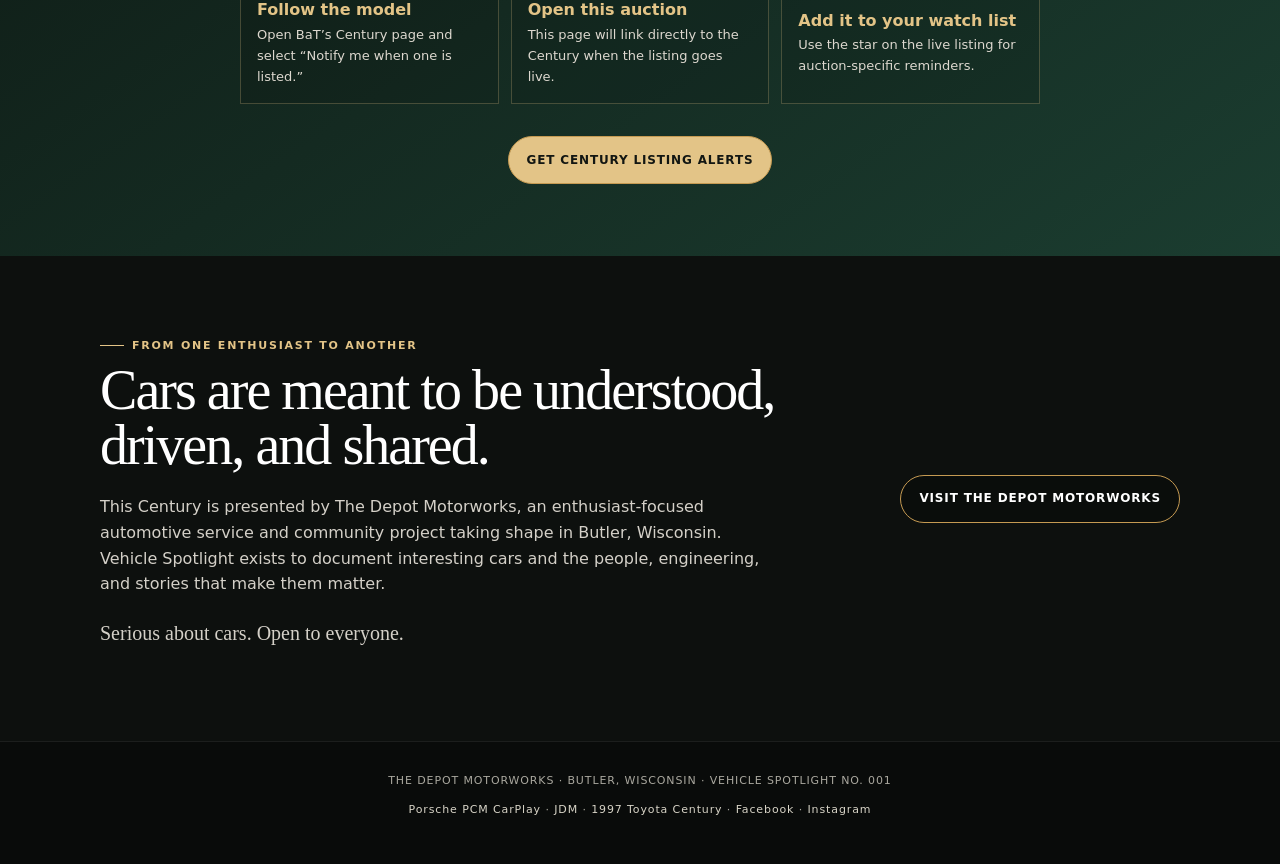
<file: spotlight/century/index.html>
<!doctype html>
<html lang="en">
<head>
  <meta charset="utf-8">
  <meta name="viewport" content="width=device-width, initial-scale=1">
  <title>1997 Toyota Century | Depot Vehicle Spotlight</title>
  <meta name="description" content="A remarkably preserved 1997 Toyota Century GZG50 in Ebony Teal Pearl, presented by The Depot Motorworks.">
  <style>
    :root {
      --ink: #111311;
      --deep: #10271f;
      --green: #173a2d;
      --green-2: #285846;
      --gold: #c59a52;
      --gold-light: #e3c487;
      --paper: #f5f0e6;
      --cream: #fffaf0;
      --muted: #b9b5aa;
      --line: rgba(197,154,82,.34);
      --serif: Georgia, "Times New Roman", serif;
      --sans: Inter, ui-sans-serif, system-ui, -apple-system, BlinkMacSystemFont, "Segoe UI", sans-serif;
    }
    * { box-sizing: border-box; }
    html { scroll-behavior: smooth; }
    body { margin: 0; color: var(--ink); background: var(--paper); font-family: var(--sans); line-height: 1.6; }
    img { display: block; width: 100%; height: auto; }
    a { color: inherit; }
    .topbar { position: sticky; top: 0; z-index: 20; display: flex; align-items: center; justify-content: space-between; gap: 16px; padding: 13px 18px; color: var(--cream); background: rgba(13,18,15,.96); border-bottom: 1px solid var(--line); backdrop-filter: blur(14px); }
    .brand { display: flex; align-items: center; gap: 11px; text-decoration: none; }
    .brand-mark { display: grid; place-items: center; width: 37px; height: 37px; border: 1px solid var(--gold); border-radius: 50%; color: var(--gold-light); font-size: 10px; font-weight: 900; letter-spacing: .08em; }
    .brand-name { font-size: 12px; font-weight: 850; letter-spacing: .12em; }
    .issue { color: var(--gold-light); font-size: 10px; font-weight: 800; letter-spacing: .16em; text-align: right; }
    .hero { position: relative; min-height: calc(100svh - 64px); display: grid; align-items: end; overflow: hidden; color: white; background: var(--deep); }
    .hero::before { content: ""; position: absolute; inset: 0; background: linear-gradient(180deg, rgba(5,9,7,.06) 24%, rgba(5,9,7,.42) 57%, rgba(5,9,7,.96) 100%); z-index: 1; }
    .hero-image { position: absolute; inset: 0; height: 100%; object-fit: cover; object-position: 57% center; }
    .hero-copy { position: relative; z-index: 2; width: min(100%, 760px); padding: 36px 20px 34px; }
    .eyebrow { display: inline-flex; gap: 8px; align-items: center; color: var(--gold-light); font-size: 11px; font-weight: 850; letter-spacing: .16em; text-transform: uppercase; }
    .eyebrow::before { content: ""; width: 24px; height: 1px; background: currentColor; }
    h1 { margin: 10px 0 12px; max-width: 680px; font-family: var(--serif); font-size: clamp(52px, 16vw, 92px); font-weight: 500; line-height: .88; letter-spacing: -.045em; }
    .hero-deck { margin: 0 0 22px; max-width: 590px; color: #f2eee5; font-family: var(--serif); font-size: clamp(18px, 5.1vw, 25px); line-height: 1.32; }
    .hero-actions { display: flex; flex-wrap: wrap; gap: 10px; }
    .button { display: inline-flex; min-height: 48px; align-items: center; justify-content: center; padding: 12px 18px; border: 1px solid var(--gold); border-radius: 999px; text-decoration: none; font-size: 12px; font-weight: 850; letter-spacing: .07em; text-transform: uppercase; }
    .button.primary { color: #121612; background: var(--gold-light); }
    .button.secondary { color: white; background: rgba(0,0,0,.22); }
    .quick-facts { display: grid; grid-template-columns: repeat(2, 1fr); background: #0e1713; color: white; border-top: 1px solid var(--line); border-bottom: 1px solid var(--line); }
    .fact { padding: 20px; border-right: 1px solid rgba(255,255,255,.1); border-bottom: 1px solid rgba(255,255,255,.1); }
    .fact:nth-child(even) { border-right: 0; }
    .fact span { display: block; color: var(--gold-light); font-size: 9px; font-weight: 850; letter-spacing: .15em; text-transform: uppercase; }
    .fact strong { display: block; margin-top: 4px; font-family: var(--serif); font-size: 17px; font-weight: 500; line-height: 1.2; }
    .section { padding: 72px 20px; }
    .section-inner { width: min(100%, 1080px); margin: 0 auto; }
    .section h2 { margin: 8px 0 22px; max-width: 780px; font-family: var(--serif); font-size: clamp(36px, 10vw, 64px); font-weight: 500; line-height: .98; letter-spacing: -.035em; }
    .lead { max-width: 760px; font-family: var(--serif); font-size: 21px; line-height: 1.55; }
    .story-grid { display: grid; gap: 26px; }
    .story-copy p { margin: 0 0 18px; }
    .story-image { min-height: 0; height: auto; aspect-ratio: 16 / 9; object-fit: cover; object-position: 60% center; border-radius: 4px; box-shadow: 0 18px 48px rgba(11,21,16,.18); }
    .deep-section { color: var(--cream); background: var(--deep); }
    .deep-section .lead { color: #ded9cf; }
    .details { display: grid; gap: 12px; margin-top: 30px; }
    .detail-card { padding: 21px; background: rgba(255,255,255,.055); border: 1px solid rgba(227,196,135,.22); border-radius: 4px; }
    .detail-card strong { display: block; margin-bottom: 6px; color: var(--gold-light); font-family: var(--serif); font-size: 19px; font-weight: 500; }
    .detail-card p { margin: 0; color: #dedbd3; font-size: 14px; }
    .gallery { display: grid; grid-template-columns: repeat(2, 1fr); gap: 8px; margin-top: 30px; }
    .gallery a { position: relative; min-height: 175px; overflow: hidden; background: #d6d0c5; border-radius: 3px; }
    .gallery img { height: 100%; min-height: 175px; object-fit: cover; transition: transform .35s ease; }
    .gallery a:first-child { grid-column: 1 / -1; min-height: 275px; }
    .gallery a:first-child img { min-height: 275px; }
    .gallery a:hover img { transform: scale(1.025); }
    .auction { text-align: center; color: white; background: linear-gradient(145deg, #0d1712, #1b3d30); }
    .phoenix { margin: 0 auto 10px; color: var(--gold-light); font-family: var(--serif); font-size: 66px; line-height: 1; }
    .auction h2 { margin-inline: auto; }
    .auction .lead { margin-inline: auto; color: #e9e4da; }
    .steps { display: grid; gap: 12px; margin: 28px auto 32px; max-width: 800px; text-align: left; }
    .step { display: grid; grid-template-columns: 38px 1fr; gap: 12px; padding: 16px; border: 1px solid rgba(227,196,135,.25); background: rgba(0,0,0,.12); }
    .step-num { display: grid; place-items: center; width: 34px; height: 34px; color: var(--gold-light); border: 1px solid var(--gold); border-radius: 50%; font-size: 11px; font-weight: 850; }
    .step strong { display: block; color: var(--gold-light); }
    .step p { margin: 2px 0 0; color: #ddd8cf; font-size: 13px; }
    .about { color: white; background: #0d100e; }
    .about-grid { display: grid; gap: 24px; align-items: center; }
    .about h2 { font-size: clamp(35px, 9vw, 56px); }
    .about p { max-width: 680px; color: #d4d0c8; }
    .creed { color: var(--gold-light); font-family: var(--serif); font-size: 20px; }
    footer { padding: 30px 20px 45px; text-align: center; color: #aaa89f; background: #090b0a; border-top: 1px solid rgba(255,255,255,.08); font-size: 11px; letter-spacing: .08em; }
    .spotlight-social { margin-top: 12px; }
    .spotlight-social a { color: #d8d4c7; text-decoration: none; }
    .spotlight-social a:hover, .spotlight-social a:focus-visible { color: #fff; text-decoration: underline; }
    @media (min-width: 720px) {
      .topbar { padding-inline: 32px; }
      .hero-copy, .section { padding-left: 44px; padding-right: 44px; }
      .quick-facts { grid-template-columns: repeat(4, 1fr); }
      .fact { border-bottom: 0; }
      .fact:nth-child(even) { border-right: 1px solid rgba(255,255,255,.1); }
      .fact:last-child { border-right: 0; }
      .story-grid { grid-template-columns: 1fr; gap: 36px; }
      .details { grid-template-columns: repeat(2, 1fr); }
      .gallery { grid-template-columns: repeat(4, 1fr); gap: 12px; }
      .gallery a { min-height: 225px; }
      .gallery img { min-height: 225px; }
      .gallery a:first-child { grid-column: span 2; grid-row: span 2; min-height: 462px; }
      .gallery a:first-child img { min-height: 462px; }
      .steps { grid-template-columns: repeat(3, 1fr); }
      .step { grid-template-columns: 1fr; }
      .about-grid { grid-template-columns: 1fr auto; }
    }
  </style>
  <link rel="canonical" href="https://thedepotmotorworks.com/spotlight/century/">
  <meta property="og:type" content="article">
  <meta property="og:site_name" content="The Depot Motorworks">
  <meta property="og:title" content="1997 Toyota Century | Depot Vehicle Spotlight">
  <meta property="og:description" content="A remarkably preserved 1997 Toyota Century GZG50 in Ebony Teal Pearl, presented by The Depot Motorworks.">
  <meta property="og:url" content="https://thedepotmotorworks.com/spotlight/century/">
  <meta property="og:image" content="https://thedepotmotorworks.com/spotlight/century/assets/IMG_4057.webp">
  <meta name="twitter:card" content="summary_large_image">
  <meta name="twitter:title" content="1997 Toyota Century | Depot Vehicle Spotlight">
  <meta name="twitter:description" content="A remarkably preserved 1997 Toyota Century GZG50 in Ebony Teal Pearl, presented by The Depot Motorworks.">
  <meta name="twitter:image" content="https://thedepotmotorworks.com/spotlight/century/assets/IMG_4057.webp">
</head>
<body id="top">
  <header class="topbar">
    <a class="brand" href="https://thedepotmotorworks.com/" aria-label="The Depot Motorworks home">
      <span class="brand-mark">DMW</span>
      <span class="brand-name">THE DEPOT MOTORWORKS</span>
    </a>
    <span class="issue">VEHICLE SPOTLIGHT<br>NO. 001</span>
  </header>

  <main>
    <section class="hero" aria-labelledby="hero-title">
      <img class="hero-image" src="/spotlight/century/assets/IMG_4057.webp" alt="1997 Toyota Century in Ebony Teal Pearl at a community car gathering" width="1536" height="1152" fetchpriority="high">
      <div class="hero-copy">
        <span class="eyebrow">Presented by The Depot Motorworks</span>
        <h1 id="hero-title">1997 Toyota Century</h1>
        <p class="hero-deck">Japan’s ultimate expression of discreet luxury, preserved in remarkably original, factory-correct condition.</p>
        <div class="hero-actions">
          <a class="button primary" href="#gallery">Explore the Century</a>
          <a class="button secondary" href="#auction">Auction updates</a>
        </div>
      </div>
    </section>

    <section class="quick-facts" aria-label="Vehicle highlights">
      <div class="fact"><span>Model</span><strong>GZG50 Century</strong></div>
      <div class="fact"><span>Engine</span><strong>5.0L 1GZ-FE V12</strong></div>
      <div class="fact"><span>Finish</span><strong>Ebony Teal Pearl</strong></div>
      <div class="fact"><span>Market</span><strong>Japan · Right-hand drive</strong></div>
    </section>

    <section class="section">
      <div class="section-inner story-grid">
        <div class="story-copy">
          <span class="eyebrow">An institution in Japan</span>
          <h2>Quiet authority, built to last for decades.</h2>
          <p class="lead">Toyota introduced the Century in 1967 as Japan’s definitive chauffeur-driven automobile. Its name commemorated the 100th anniversary of the birth of Sakichi Toyoda, founder of the Toyota Group—a fitting origin for a car intended to embody a century of Japanese achievement, craftsmanship, and quiet dignity.</p>
          <p>For its first 30 years, the Century evolved carefully rather than chasing fashion. Hand-finished in limited numbers, it became the discreet choice of the Imperial Household, senior officials, corporate leaders, celebrities, and other passengers who valued privacy and composure over display.</p>
          <p>The GZG50 shown here arrived in 1997 as only the second generation of the Century. It remained in production through 2017—an extraordinary 21-year run—during which just over 9,000 examples were built. Its restrained styling and fundamental character changed remarkably little because Toyota treated continuity as a virtue: the Century was not meant to follow the luxury market, but to stand apart from it.</p>
          <p>At its center was the 5.0-liter 1GZ-FE, the first V12 fitted to a Japanese production passenger car. Around it, Toyota built a car around the rear passenger: exceptional quietness, a supple ride, soft-close doors, low sills, deep wool upholstery, carefully matched wood, and controls designed to make long journeys effortless. Even its paintwork reflected the same philosophy, with extensive hand-finishing and as many as seven coats applied to achieve its depth.</p>
        </div>
        <img class="story-image" src="/spotlight/century/assets/IMG_5547(1).webp" alt="Front three-quarter view of the Ebony Teal Pearl Toyota Century shared among enthusiasts" width="1200" height="900" loading="lazy" decoding="async">
      </div>
    </section>

    <section class="section deep-section">
      <div class="section-inner">
        <span class="eyebrow">This Century</span>
        <h2>A rare survivor in an equally rare color.</h2>
        <p class="lead">What makes this Century remarkable is how faithfully it has survived. It remains unmodified and exceptionally close to the way it left the factory, with some original protective wrappers still in place and a cabin that has never been altered or smoked in.</p>
        <div class="details">
          <article class="detail-card"><strong>VIP rear compartment</strong><p>A rear leg rest uses a pass-through in the front passenger seat, giving the principal passenger room to stretch out.</p></article>
          <article class="detail-card"><strong>Century-specific technology</strong><p>Voice-controlled navigation, VCD rear entertainment, Toyota MONET connectivity, and a Century-branded Sony dictation Walkman.</p></article>
          <article class="detail-card"><strong>Thoughtful access</strong><p>Low door sills, picture-frame windows, and power-assisted soft-close doors express luxury through ease rather than ornament.</p></article>
          <article class="detail-card"><strong>Factory-correct stewardship</strong><p>It has been carefully maintained using genuine Toyota parts, many sourced directly from Japan. Japanese manuals, maintenance records, inspection paperwork, and original literature remain with the car.</p></article>
        </div>
      </div>
    </section>

    <section class="section" id="gallery">
      <div class="section-inner">
        <span class="eyebrow">A closer look</span>
        <h2>Original details tell the story.</h2>
        <p class="lead">From its preserved sill coverings to the VIP rear cabin and original literature, the Century rewards curiosity. Select any photograph to view it at full size.</p>
        <div class="gallery">
          <a href="/spotlight/century/assets/8BC17B94-C4DE-48FC-9336-C5D8B65988B4.webp"><img src="/spotlight/century/assets/8BC17B94-C4DE-48FC-9336-C5D8B65988B4.webp" alt="Ebony Teal Pearl Toyota Century exterior" width="1200" height="675" loading="lazy" decoding="async"></a>
          <a href="/spotlight/century/assets/dashboard-controls.webp"><img src="/spotlight/century/assets/dashboard-controls.webp" alt="Original Toyota Century right-hand-drive dashboard and controls" width="1200" height="900" loading="lazy" decoding="async"></a>
          <a href="/spotlight/century/assets/century-door-sill.webp"><img src="/spotlight/century/assets/century-door-sill.webp" alt="Toyota Century door sill with original protective covering" width="1200" height="900" loading="lazy" decoding="async"></a>
          <a href="/spotlight/century/assets/rear-cabin-vip-seat.webp"><img src="/spotlight/century/assets/rear-cabin-vip-seat.webp" alt="Toyota Century VIP rear cabin and passenger-seat pass-through" width="1200" height="900" loading="lazy" decoding="async"></a>
          <a href="/spotlight/century/assets/original-documents.webp"><img src="/spotlight/century/assets/original-documents.webp" alt="Original Japanese Toyota Century books and documentation" width="960" height="1280" loading="lazy" decoding="async"></a>
          <a href="/spotlight/century/assets/rear-passenger-view.webp"><img src="/spotlight/century/assets/rear-passenger-view.webp" alt="Forward view from the Toyota Century rear passenger compartment" width="1200" height="900" loading="lazy" decoding="async"></a>
          <a href="/spotlight/century/assets/century-crowd.webp"><img src="/spotlight/century/assets/century-crowd.webp" alt="Enthusiasts gathered around the Toyota Century at an event" width="1200" height="900" loading="lazy" decoding="async"></a>
        </div>
      </div>
    </section>

    <section class="section auction" id="auction">
      <div class="section-inner">
        <div class="phoenix" aria-hidden="true">鳳</div>
        <span class="eyebrow">Auction status</span>
        <h2>Coming soon to Bring a Trailer.</h2>
        <p class="lead">Follow Toyota Century listings now, then return here when this car’s individual auction is live.</p>
        <div class="steps">
          <div class="step"><span class="step-num">01</span><div><strong>Follow the model</strong><p>Open BaT’s Century page and select “Notify me when one is listed.”</p></div></div>
          <div class="step"><span class="step-num">02</span><div><strong>Open this auction</strong><p>This page will link directly to the Century when the listing goes live.</p></div></div>
          <div class="step"><span class="step-num">03</span><div><strong>Add it to your watch list</strong><p>Use the star on the live listing for auction-specific reminders.</p></div></div>
        </div>
        <a class="button primary" href="https://bringatrailer.com/toyota/century/">Get Century listing alerts</a>
      </div>
    </section>

    <section class="section about">
      <div class="section-inner about-grid">
        <div>
          <span class="eyebrow">From one enthusiast to another</span>
          <h2>Cars are meant to be understood, driven, and shared.</h2>
          <p>This Century is presented by The Depot Motorworks, an enthusiast-focused automotive service and community project taking shape in Butler, Wisconsin. Vehicle Spotlight exists to document interesting cars and the people, engineering, and stories that make them matter.</p>
          <p class="creed">Serious about cars. Open to everyone.</p>
        </div>
        <a class="button secondary" href="https://thedepotmotorworks.com/">Visit The Depot Motorworks</a>
      </div>
    </section>
  </main>

  <footer>THE DEPOT MOTORWORKS · BUTLER, WISCONSIN · VEHICLE SPOTLIGHT NO. 001<div class="spotlight-social"><a href="/porsche-pcm-carplay">Porsche PCM CarPlay</a><span aria-hidden="true"> · </span><a href="/jdm">JDM</a><span aria-hidden="true"> · </span><a href="/spotlight/century/">1997 Toyota Century</a><span aria-hidden="true"> · </span><a href="https://www.facebook.com/profile.php?id=61592603219279" target="_blank" rel="noopener noreferrer" aria-label="The Depot Motorworks on Facebook">Facebook</a><span aria-hidden="true"> · </span><a href="https://www.instagram.com/thedepotmotorworks/" target="_blank" rel="noopener noreferrer" aria-label="The Depot Motorworks on Instagram">Instagram</a></div></footer>
</body>
</html>
</file>
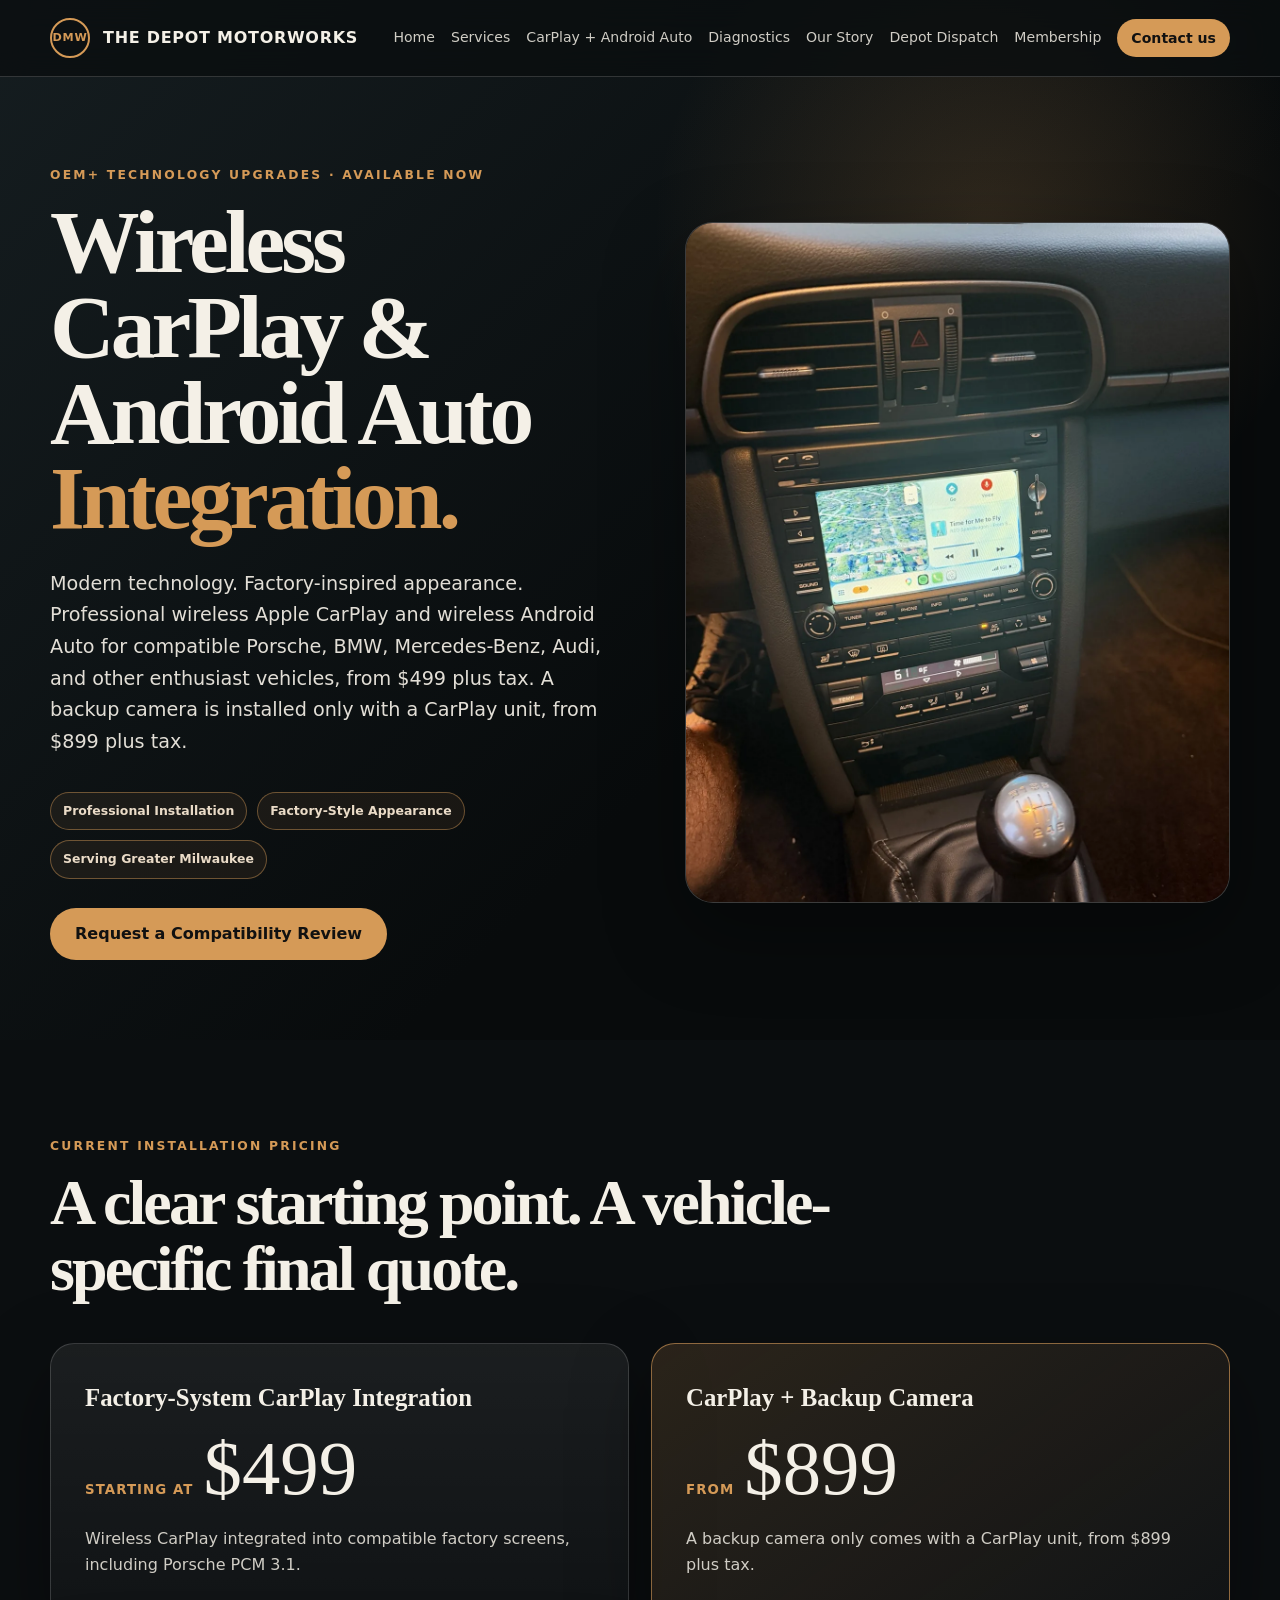
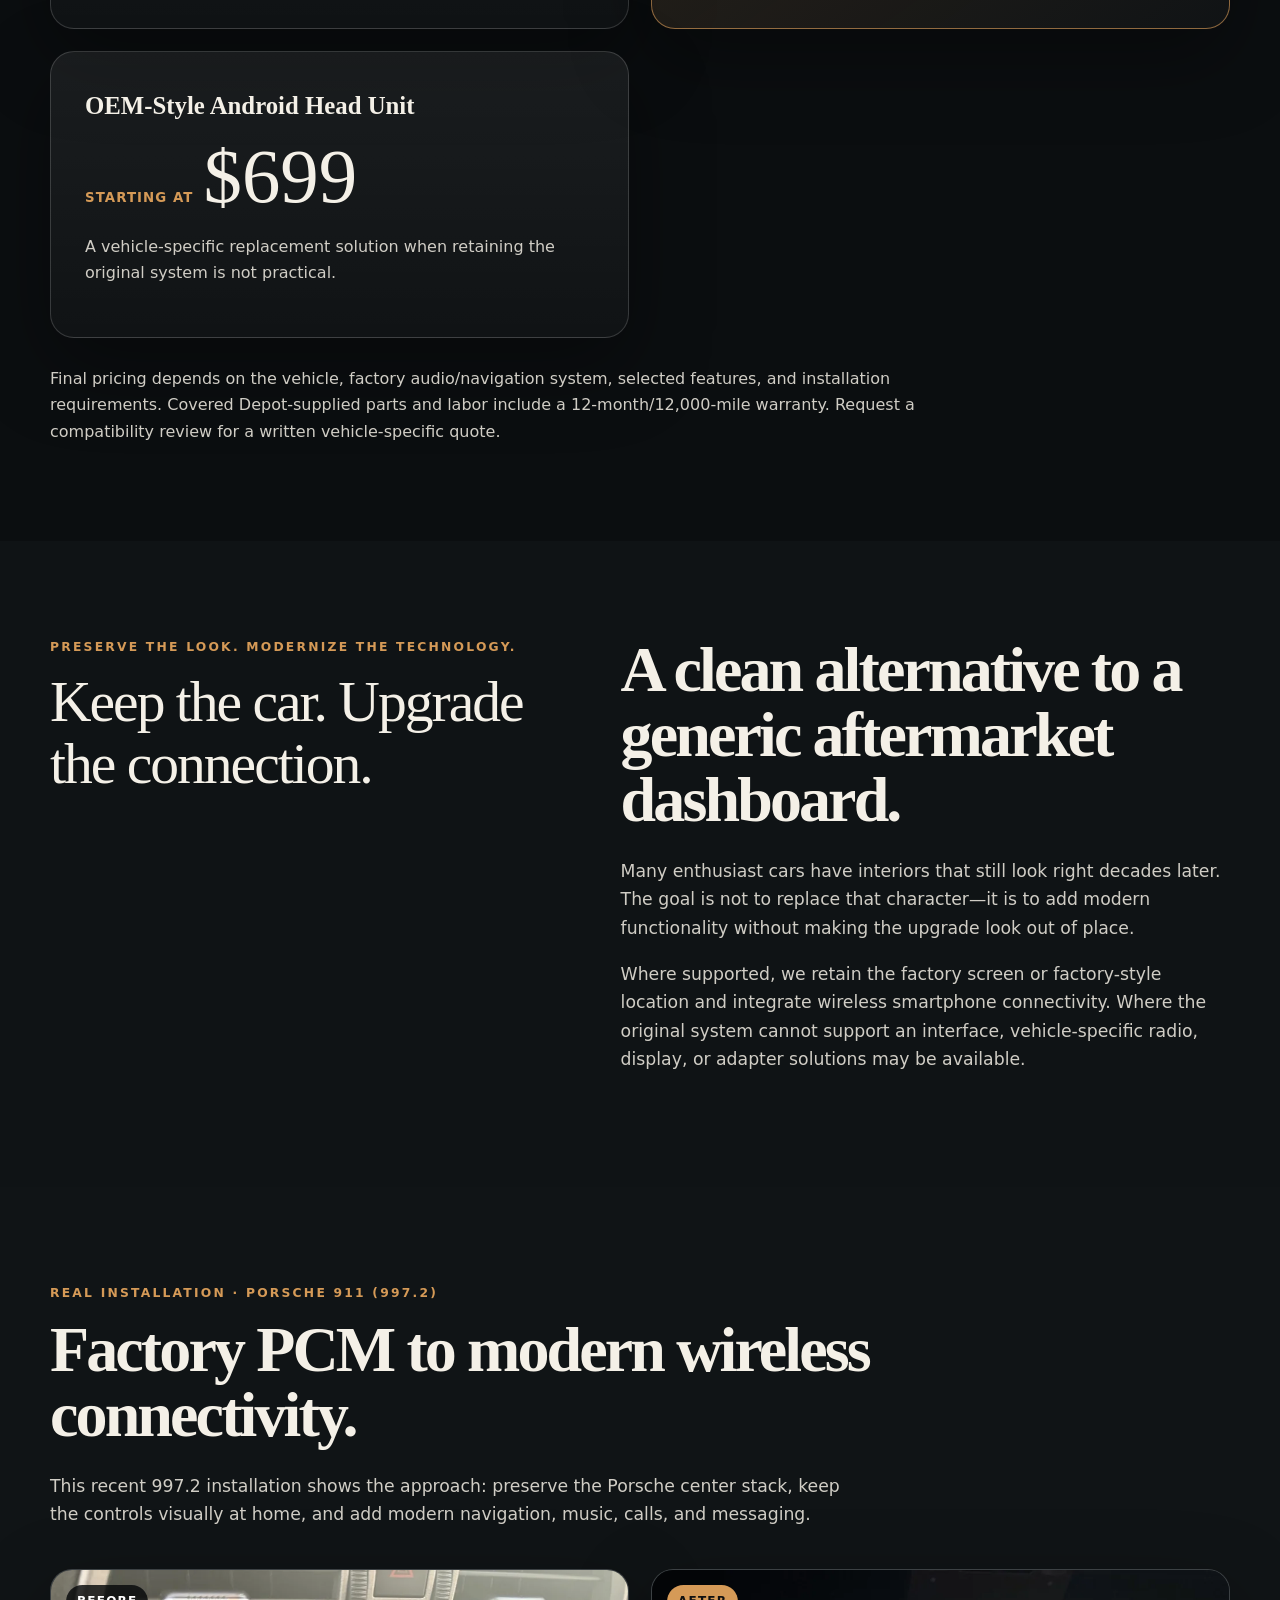
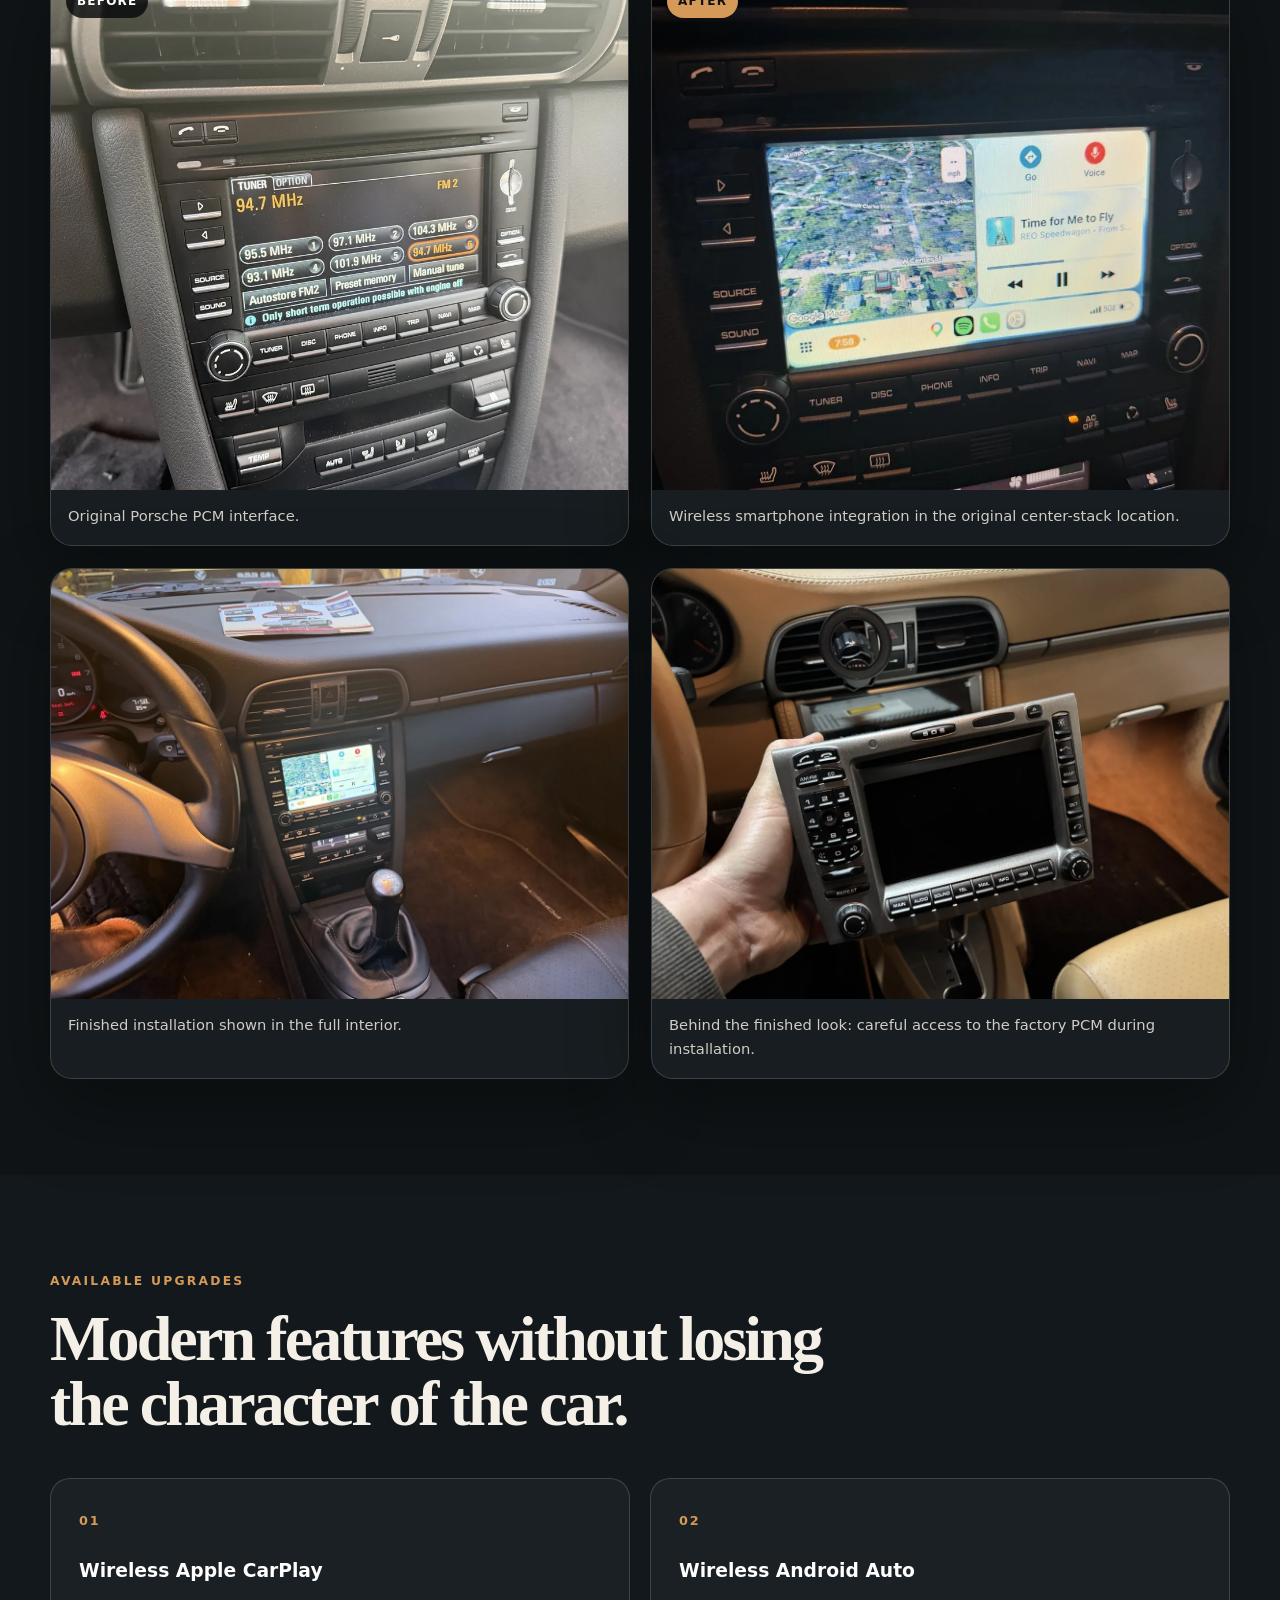
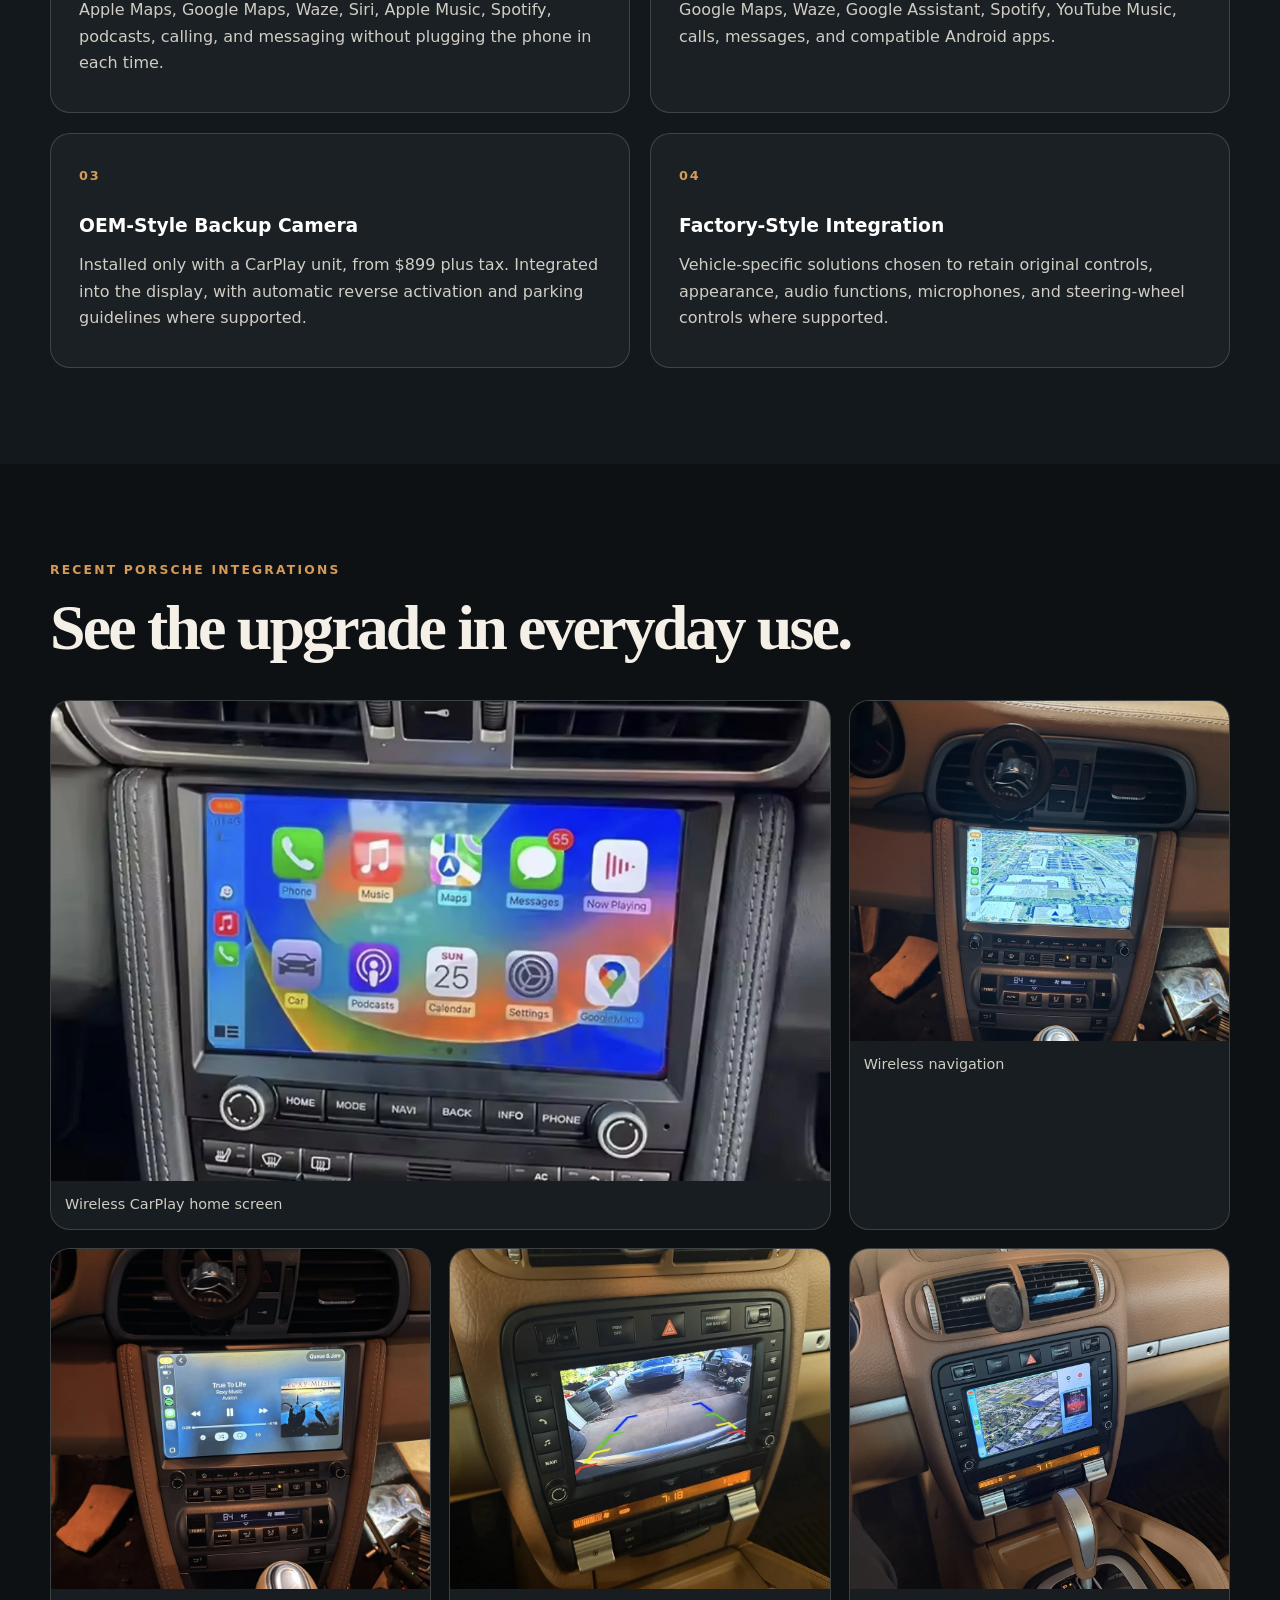
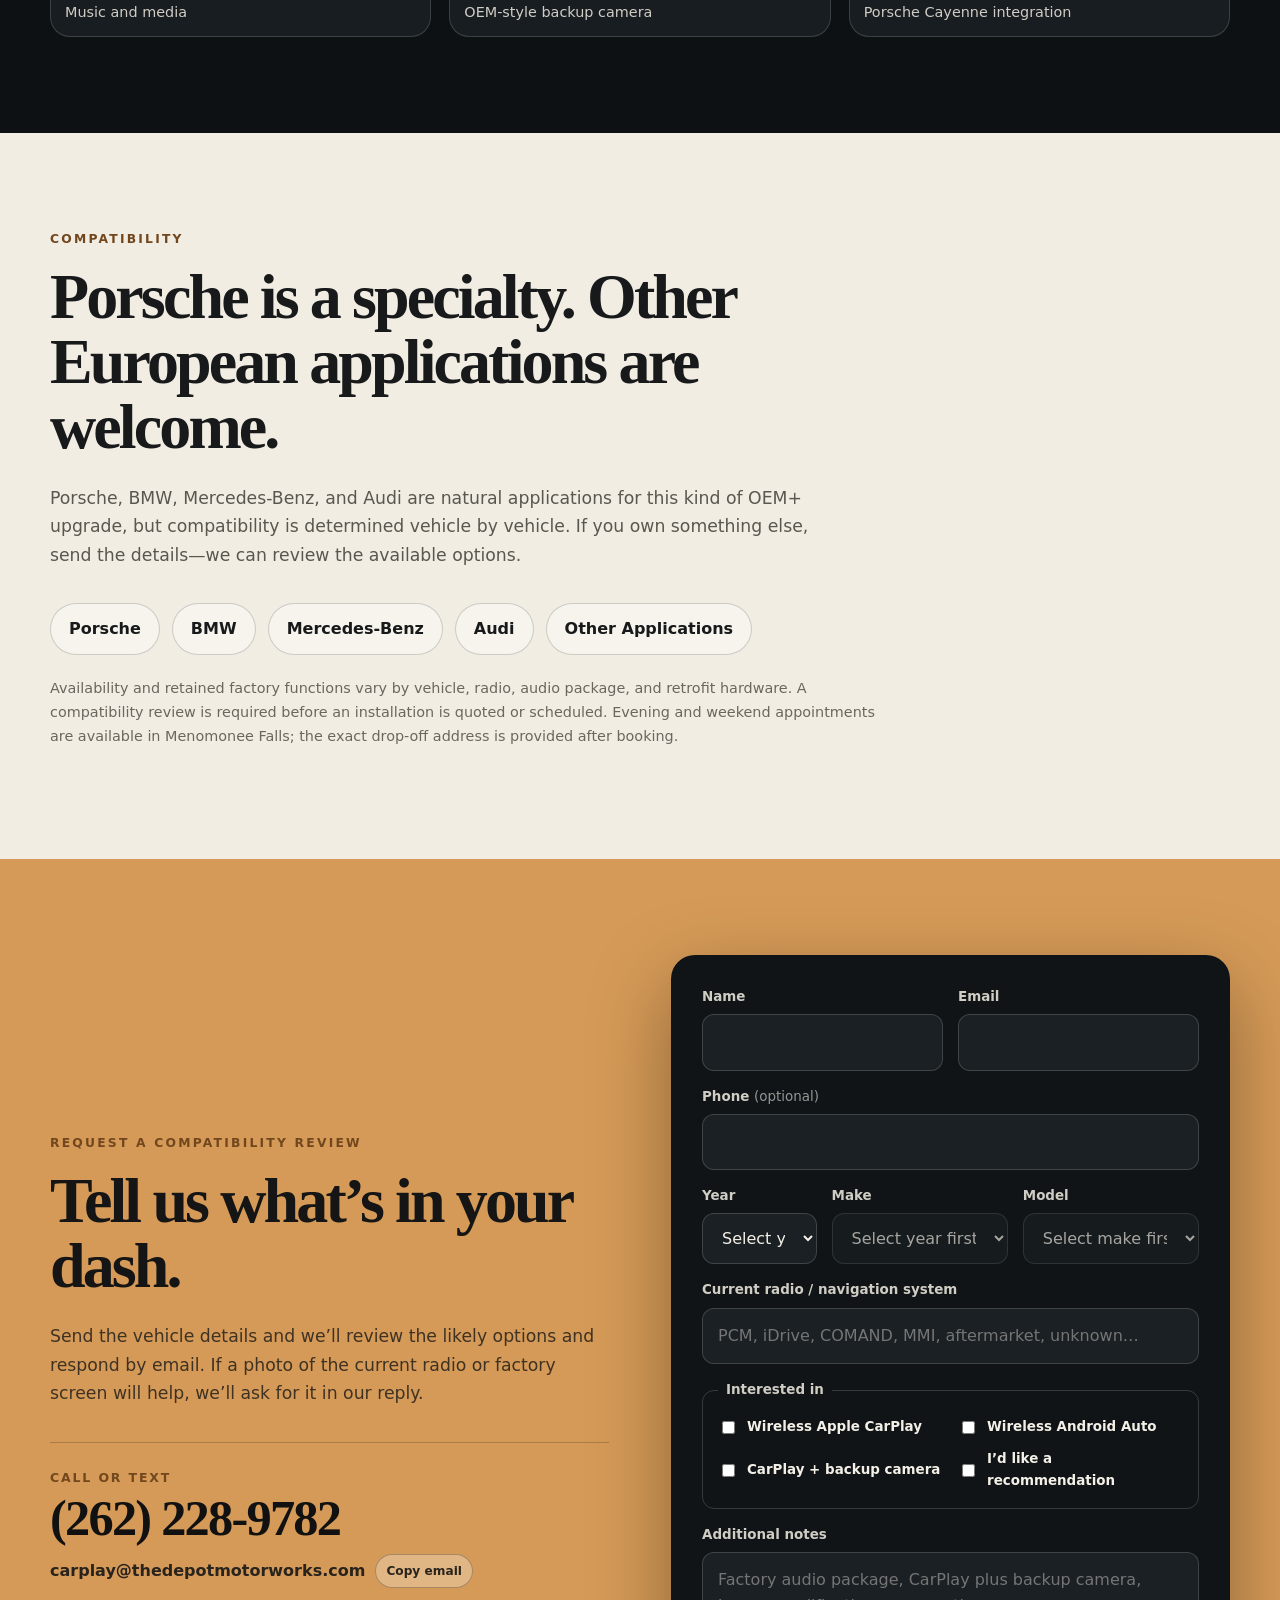
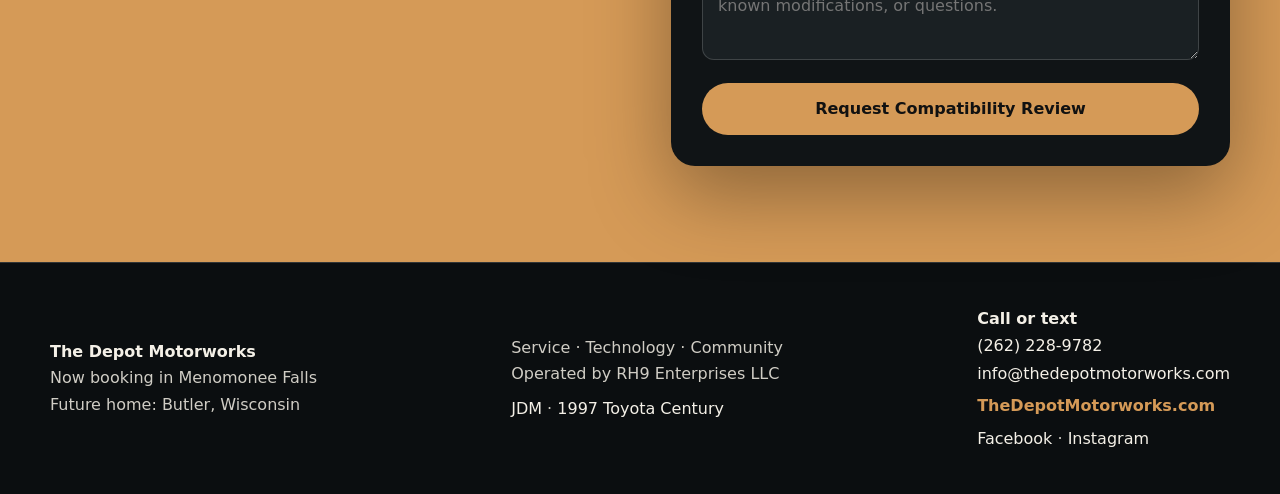
<file: carplay-upgrades.html>
<!doctype html>
<html lang="en">
<head>
  <meta charset="utf-8">
  <meta name="viewport" content="width=device-width, initial-scale=1">
  <meta name="description" content="Wireless CarPlay and Android Auto from $499 plus tax in Menomonee Falls. A backup camera is installed only with a CarPlay unit, from $899 plus tax.">
  <title>CarPlay Installation Milwaukee | The Depot Motorworks</title>
  <link rel="canonical" href="https://thedepotmotorworks.com/carplay-upgrades">
  <link rel="stylesheet" href="css/styles.css">
  <meta property="og:type" content="website">
  <meta property="og:site_name" content="The Depot Motorworks">
  <meta property="og:title" content="OEM-Style CarPlay Installation in Greater Milwaukee">
  <meta property="og:description" content="Wireless CarPlay and Android Auto from $499 plus tax. A backup camera is installed only with a CarPlay unit, from $899 plus tax.">
  <meta property="og:url" content="https://thedepotmotorworks.com/carplay-upgrades">
  <meta property="og:image" content="https://thedepotmotorworks.com/images/porsche-911-997-2-wireless-carplay-after.webp">
  <meta name="twitter:card" content="summary_large_image">
  <meta name="twitter:title" content="OEM-Style CarPlay Installation in Greater Milwaukee">
  <meta name="twitter:description" content="Wireless CarPlay and Android Auto from $499 plus tax. A backup camera is installed only with a CarPlay unit, from $899 plus tax.">
  <meta name="twitter:image" content="https://thedepotmotorworks.com/images/porsche-911-997-2-wireless-carplay-after.webp">
  <script type="application/ld+json">
  {
    "@context": "https://schema.org",
    "@type": "Service",
    "name": "OEM-Style CarPlay and Android Auto Installation",
    "url": "https://thedepotmotorworks.com/carplay-upgrades",
    "description": "Vehicle-specific wireless Apple CarPlay and Android Auto for compatible Porsche, BMW, Audi, Mercedes-Benz, and other vehicles. A backup camera is installed only with a CarPlay unit.",
    "provider": {"@id": "https://thedepotmotorworks.com/#business"},
    "areaServed": ["Menomonee Falls", "Greater Milwaukee"],
    "offers": [
      {"@type": "Offer", "name": "Factory-system CarPlay integration", "priceCurrency": "USD", "price": "499", "description": "Starting installed price; compatibility review required."},
      {"@type": "Offer", "name": "CarPlay and backup-camera bundle", "priceCurrency": "USD", "price": "899", "description": "From $899 plus tax. Installed only with a CarPlay unit; compatibility review required."}
    ]
  }
  </script>
<!-- Meta Pixel Code -->
<script>
!function(f,b,e,v,n,t,s)
{if(f.fbq)return;n=f.fbq=function(){n.callMethod?
n.callMethod.apply(n,arguments):n.queue.push(arguments)};
if(!f._fbq)f._fbq=n;n.push=n;n.loaded=!0;n.version='2.0';
n.queue=[];t=b.createElement(e);t.async=!0;
t.src=v;s=b.getElementsByTagName(e)[0];
s.parentNode.insertBefore(t,s)}(window, document,'script',
'https://connect.facebook.net/en_US/fbevents.js');
fbq('init', '1576387917274548');
fbq('track', 'PageView');
</script>
<noscript><img height="1" width="1" style="display:none"
src="https://www.facebook.com/tr?id=1576387917274548&ev=PageView&noscript=1"
/></noscript>
<!-- End Meta Pixel Code -->
</head>
<body>
<header class="site-header">
  <div class="container header-inner">
    <a class="brand" href="/" aria-label="The Depot Motorworks home">
      <span class="brand-mark">DMW</span>
      <span>THE DEPOT MOTORWORKS</span>
    </a>
    <button class="menu-toggle" type="button" aria-expanded="false" aria-label="Open menu">☰</button>
    <nav class="nav-links" aria-label="Primary navigation">
      <a href="/">Home</a>
      <a href="/#services">Services</a>
      <a href="/carplay-upgrades" aria-current="page">CarPlay + Android Auto</a>
      <a href="/diagnostics-troubleshooting">Diagnostics</a>
      <a href="/#story">Our Story</a>
      <a href="/depot-dispatch">Depot Dispatch</a>
      <a href="/membership">Membership</a>
      <a class="nav-contact" href="/#contact">Contact us</a>
    </nav>
  </div>
</header>

<main>
  <section class="page-hero carplay-hero carplay-photo-hero">
    <div class="container carplay-hero-grid">
      <div>
        <div class="eyebrow">OEM+ Technology Upgrades · Available Now</div>
        <h1 class="display">Wireless CarPlay &amp; Android Auto <span class="accent-text">Integration.</span></h1>
        <p class="hero-copy">Modern technology. Factory-inspired appearance. Professional wireless Apple CarPlay and wireless Android Auto for compatible Porsche, BMW, Mercedes-Benz, Audi, and other enthusiast vehicles, from $499 plus tax. A backup camera is installed only with a CarPlay unit, from $899 plus tax.</p>
        <div class="trust-badges"><span>Professional Installation</span><span>Factory-Style Appearance</span><span>Serving Greater Milwaukee</span></div>
        <div class="hero-actions"><a class="button button-primary" href="#inquiry">Request a Compatibility Review</a></div>
      </div>
      <figure class="hero-install-photo"><img src="images/porsche-911-997-2-wireless-carplay-after.webp" alt="Porsche 911 997.2 wireless Apple CarPlay integration installed by The Depot Motorworks near Milwaukee Wisconsin" width="1152" height="1536" fetchpriority="high"></figure>
    </div>
  </section>

  <section class="section pricing-section" id="pricing">
    <div class="container">
      <div class="eyebrow">Current Installation Pricing</div>
      <h2 class="section-title">A clear starting point. A vehicle-specific final quote.</h2>
      <div class="pricing-grid">
        <article class="pricing-card"><h3>Factory-System CarPlay Integration</h3><div class="pricing-amount"><small>Starting at</small><span>$499</span></div><p>Wireless CarPlay integrated into compatible factory screens, including Porsche PCM 3.1.</p></article>
        <article class="pricing-card featured-price"><h3>CarPlay + Backup Camera</h3><div class="pricing-amount"><small>From</small><span>$899</span></div><p>A backup camera only comes with a CarPlay unit, from $899 plus tax.</p></article>
        <article class="pricing-card"><h3>OEM-Style Android Head Unit</h3><div class="pricing-amount"><small>Starting at</small><span>$699</span></div><p>A vehicle-specific replacement solution when retaining the original system is not practical.</p></article>
      </div>
      <p class="pricing-note">Final pricing depends on the vehicle, factory audio/navigation system, selected features, and installation requirements. Covered Depot-supplied parts and labor include a 12-month/12,000-mile warranty. Request a compatibility review for a written vehicle-specific quote.</p>
    </div>
  </section>

  <section class="section carplay-intro">
    <div class="container statement-grid">
      <div><div class="eyebrow">Preserve the Look. Modernize the Technology.</div><p class="pullquote">Keep the car. Upgrade the connection.</p></div>
      <div><h2 class="section-title">A clean alternative to a generic aftermarket dashboard.</h2><p class="copy">Many enthusiast cars have interiors that still look right decades later. The goal is not to replace that character—it is to add modern functionality without making the upgrade look out of place.</p><p class="copy">Where supported, we retain the factory screen or factory-style location and integrate wireless smartphone connectivity. Where the original system cannot support an interface, vehicle-specific radio, display, or adapter solutions may be available.</p></div>
    </div>
  </section>

  <section class="section real-work">
    <div class="container">
      <div class="eyebrow">Real Installation · Porsche 911 (997.2)</div>
      <h2 class="section-title">Factory PCM to modern wireless connectivity.</h2>
      <p class="copy">This recent 997.2 installation shows the approach: preserve the Porsche center stack, keep the controls visually at home, and add modern navigation, music, calls, and messaging.</p>
      <div class="before-after-grid">
        <figure class="install-card"><span class="photo-label">Before</span><img src="images/porsche-911-997-2-factory-pcm-radio.webp" alt="Factory Porsche 911 997.2 PCM radio before CarPlay upgrade" width="1200" height="900" loading="lazy" decoding="async"><figcaption>Original Porsche PCM interface.</figcaption></figure>
        <figure class="install-card"><span class="photo-label after">After</span><img src="images/porsche-911-997-2-wireless-carplay-closeup.webp" alt="Porsche 911 997.2 wireless CarPlay after professional installation" width="1200" height="900" loading="lazy" decoding="async"><figcaption>Wireless smartphone integration in the original center-stack location.</figcaption></figure>
      </div>
      <div class="wide-install-grid">
        <figure class="install-card"><img src="images/porsche-911-997-2-carplay-interior.webp" alt="Porsche 997.2 interior with wireless CarPlay installed" width="1200" height="900" loading="lazy" decoding="async"><figcaption>Finished installation shown in the full interior.</figcaption></figure>
        <figure class="install-card"><img src="images/porsche-factory-radio-retrofit-process.webp" alt="Factory Porsche PCM radio removed during a CarPlay retrofit" width="1200" height="900" loading="lazy" decoding="async"><figcaption>Behind the finished look: careful access to the factory PCM during installation.</figcaption></figure>
      </div>
    </div>
  </section>

  <section class="section services upgrade-options">
    <div class="container">
      <div class="eyebrow">Available Upgrades</div><h2 class="section-title">Modern features without losing the character of the car.</h2>
      <div class="feature-list carplay-features">
        <article class="feature"><span class="feature-kicker">01</span><h3>Wireless Apple CarPlay</h3><p>Apple Maps, Google Maps, Waze, Siri, Apple Music, Spotify, podcasts, calling, and messaging without plugging the phone in each time.</p></article>
        <article class="feature"><span class="feature-kicker">02</span><h3>Wireless Android Auto</h3><p>Google Maps, Waze, Google Assistant, Spotify, YouTube Music, calls, messages, and compatible Android apps.</p></article>
        <article class="feature"><span class="feature-kicker">03</span><h3>OEM-Style Backup Camera</h3><p>Installed only with a CarPlay unit, from $899 plus tax. Integrated into the display, with automatic reverse activation and parking guidelines where supported.</p></article>
        <article class="feature"><span class="feature-kicker">04</span><h3>Factory-Style Integration</h3><p>Vehicle-specific solutions chosen to retain original controls, appearance, audio functions, microphones, and steering-wheel controls where supported.</p></article>
      </div>
    </div>
  </section>

  <section class="section project-gallery">
    <div class="container">
      <div class="eyebrow">Recent Porsche Integrations</div><h2 class="section-title">See the upgrade in everyday use.</h2>
      <div class="gallery-grid">
        <figure class="gallery-feature"><img src="images/porsche-wireless-carplay-home-screen.webp" alt="Wireless Apple CarPlay home screen installed in a Porsche" width="1179" height="956" loading="lazy" decoding="async"><figcaption>Wireless CarPlay home screen</figcaption></figure>
        <figure><img src="images/porsche-wireless-carplay-google-maps.webp" alt="Google Maps running through wireless CarPlay in a Porsche" width="1200" height="900" loading="lazy" decoding="async"><figcaption>Wireless navigation</figcaption></figure>
        <figure><img src="images/porsche-wireless-carplay-music.webp" alt="Wireless CarPlay music interface in a Porsche" width="1200" height="900" loading="lazy" decoding="async"><figcaption>Music and media</figcaption></figure>
        <figure><img src="images/porsche-cayenne-oem-style-backup-camera.webp" alt="OEM style backup camera installation displayed in a Porsche Cayenne" width="1200" height="900" loading="lazy" decoding="async"><figcaption>OEM-style backup camera</figcaption></figure>
        <figure><img src="images/porsche-cayenne-wireless-carplay-integration.webp" alt="Wireless CarPlay integration in a Porsche Cayenne" width="1152" height="1536" loading="lazy" decoding="async"><figcaption>Porsche Cayenne integration</figcaption></figure>
      </div>
    </div>
  </section>

  <section class="section compatibility">
    <div class="container"><div class="eyebrow">Compatibility</div><h2 class="section-title">Porsche is a specialty. Other European applications are welcome.</h2><p class="copy">Porsche, BMW, Mercedes-Benz, and Audi are natural applications for this kind of OEM+ upgrade, but compatibility is determined vehicle by vehicle. If you own something else, send the details—we can review the available options.</p><div class="compatibility-row"><span>Porsche</span><span>BMW</span><span>Mercedes-Benz</span><span>Audi</span><span>Other Applications</span></div><p class="disclaimer">Availability and retained factory functions vary by vehicle, radio, audio package, and retrofit hardware. A compatibility review is required before an installation is quoted or scheduled. Evening and weekend appointments are available in Menomonee Falls; the exact drop-off address is provided after booking.</p></div>
  </section>

  <section class="section signup carplay-inquiry" id="inquiry">
    <div class="container signup-grid">
      <div><div class="eyebrow">Request a Compatibility Review</div><h2 class="section-title">Tell us what’s in your dash.</h2><p class="copy">Send the vehicle details and we’ll review the likely options and respond by email. If a photo of the current radio or factory screen will help, we’ll ask for it in our reply.</p><div class="contact-block"><div class="contact-label">Call or text</div><a class="contact-phone" href="tel:+12622289782">(262) 228-9782</a><div class="email-actions"><a class="contact-email" href="mailto:carplay@thedepotmotorworks.com">carplay@thedepotmotorworks.com</a><button class="copy-email" type="button" data-copy-email="carplay@thedepotmotorworks.com">Copy email</button></div></div></div>
      <form class="form" action="https://formspree.io/f/xwlepbaa" method="post">
        <input type="hidden" name="_subject" value="OEM+ CarPlay / Android Auto compatibility request"><input type="hidden" name="source" value="OEM+ Technology page">
        <div class="form-grid">
          <div class="field-row"><div><label for="first-name">Name</label><input id="first-name" name="name" type="text" autocomplete="name" required></div><div><label for="carplay-email">Email</label><input id="carplay-email" name="email" type="email" autocomplete="email" required></div></div>
          <div><label for="phone">Phone <span class="optional">(optional)</span></label><input id="phone" name="phone" type="tel" autocomplete="tel"></div>
          <div class="vehicle-grid vehicle-selector" data-prefix="carplay">
            <div><label for="carplay-year">Year</label><select id="carplay-year" name="vehicle_year" data-vehicle-year required><option value="">Select year</option></select></div>
            <div><label for="carplay-make">Make</label><select id="carplay-make" name="vehicle_make" data-vehicle-make required disabled><option value="">Select year first</option></select><input class="other-vehicle-field" data-other-make name="vehicle_make_other" type="text" placeholder="Enter make" hidden></div>
            <div><label for="carplay-model">Model</label><select id="carplay-model" name="vehicle_model" data-vehicle-model required disabled><option value="">Select make first</option></select><input class="other-vehicle-field" data-other-model name="vehicle_model_other" type="text" placeholder="Enter model" hidden></div>
          </div>
          <div><label for="radio">Current radio / navigation system</label><input id="radio" name="current_radio" type="text" placeholder="PCM, iDrive, COMAND, MMI, aftermarket, unknown…"></div>
          <fieldset class="interest-checks"><legend>Interested in</legend><label><input type="checkbox" name="interest" value="Wireless Apple CarPlay"> Wireless Apple CarPlay</label><label><input type="checkbox" name="interest" value="Wireless Android Auto"> Wireless Android Auto</label><label><input type="checkbox" name="interest" value="CarPlay + backup camera"> CarPlay + backup camera</label><label><input type="checkbox" name="interest" value="Recommendation"> I’d like a recommendation</label></fieldset>
          <div><label for="notes">Additional notes</label><textarea id="notes" name="notes" placeholder="Factory audio package, CarPlay plus backup camera, known modifications, or questions."></textarea></div>
          <button class="button button-primary" type="submit">Request Compatibility Review</button>
        </div>
      </form>
    </div>
  </section>
</main>

<footer>
  <div class="container footer-inner">
    <div><strong>The Depot Motorworks</strong><br>Now booking in Menomonee Falls<br>Future home: Butler, Wisconsin</div>
    <div>Service · Technology · Community<br>Operated by RH9 Enterprises LLC<br><span class="footer-pages"><a href="/jdm">JDM</a><span aria-hidden="true"> · </span><a href="/spotlight/century/">1997 Toyota Century</a></span></div>
    <div class="footer-contact"><strong>Call or text</strong><br><a href="tel:+12622289782">(262) 228-9782</a><br><a href="mailto:info@thedepotmotorworks.com">info@thedepotmotorworks.com</a><br><span class="domain">TheDepotMotorworks.com</span><br><span class="footer-social"><a href="https://www.facebook.com/profile.php?id=61592603219279" target="_blank" rel="noopener noreferrer" aria-label="The Depot Motorworks on Facebook">Facebook</a><span aria-hidden="true"> · </span><a href="https://www.instagram.com/thedepotmotorworks/" target="_blank" rel="noopener noreferrer" aria-label="The Depot Motorworks on Instagram">Instagram</a></span></div>
  </div>
</footer>
<script src="js/main.js"></script>
<script type="text/javascript" id="hs-script-loader" async defer src="//js-na2.hs-scripts.com/247131305.js"></script>
</body>
</html>
</file>
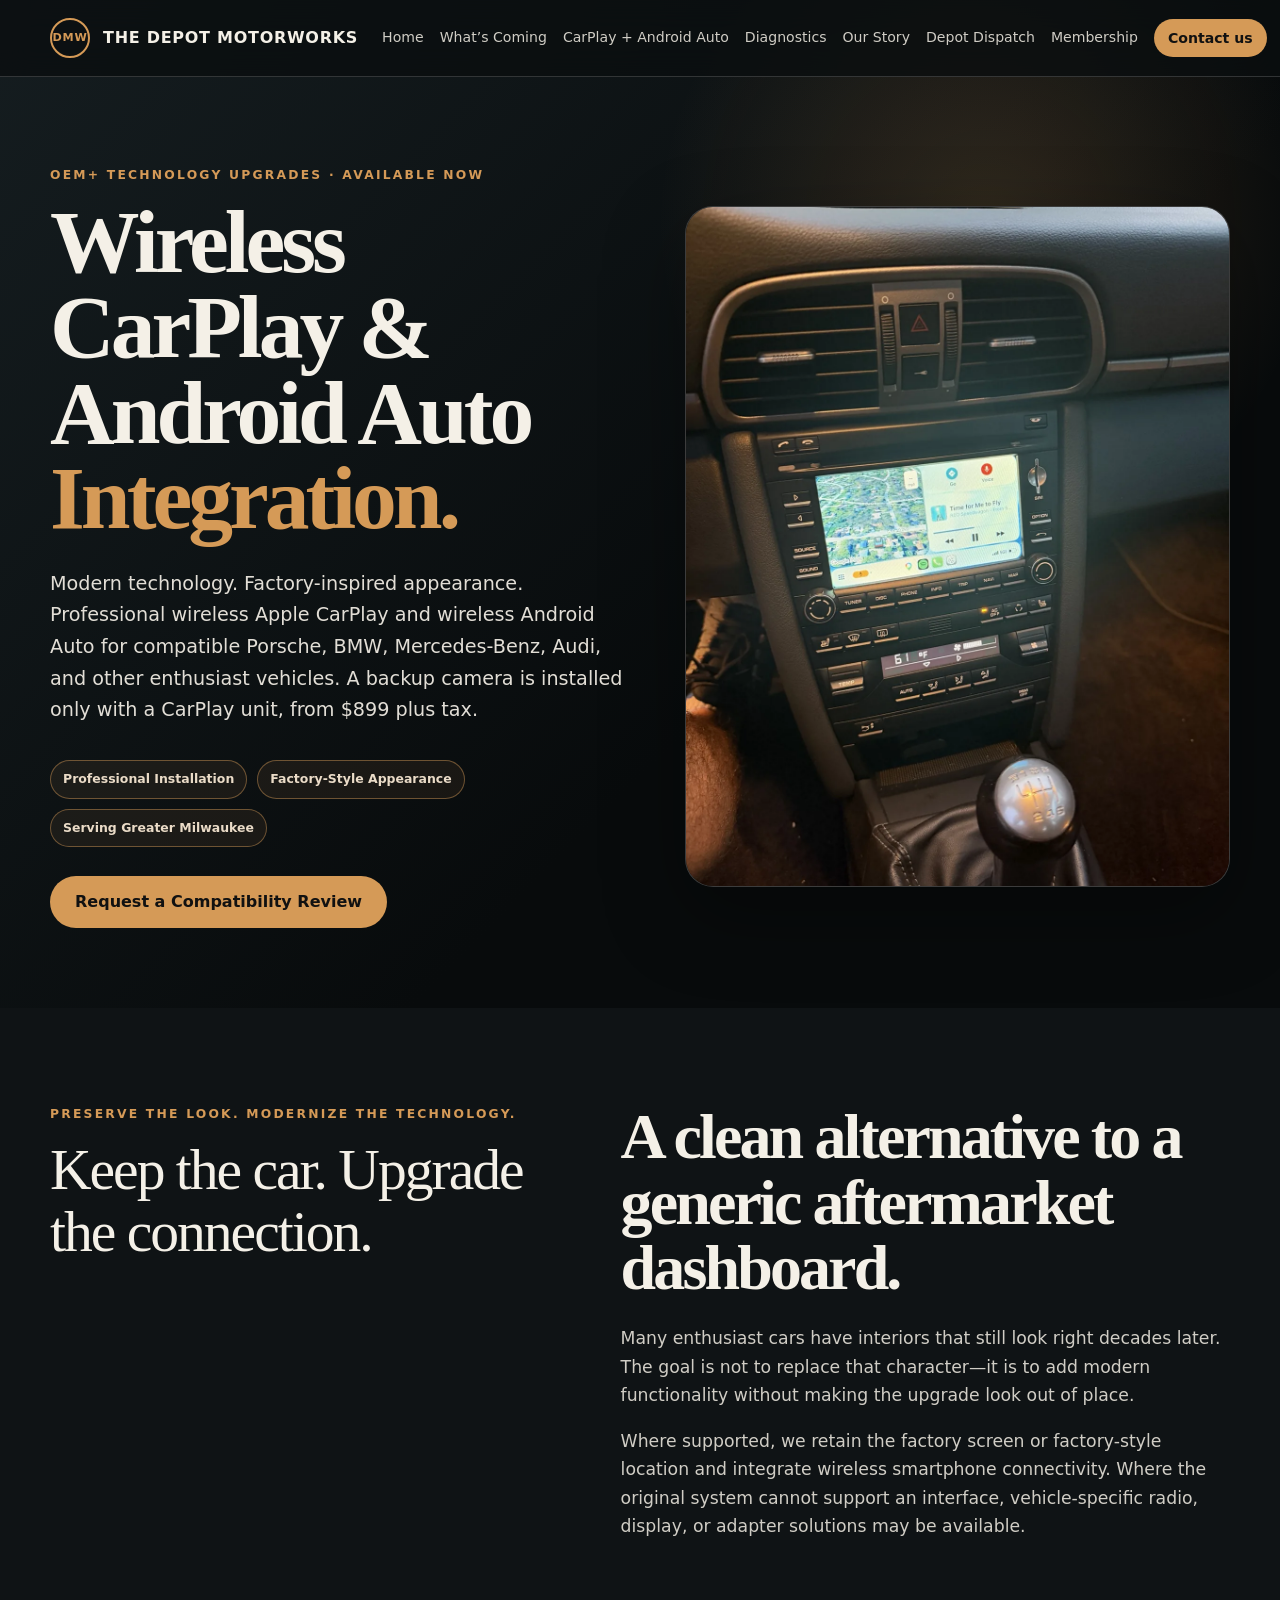
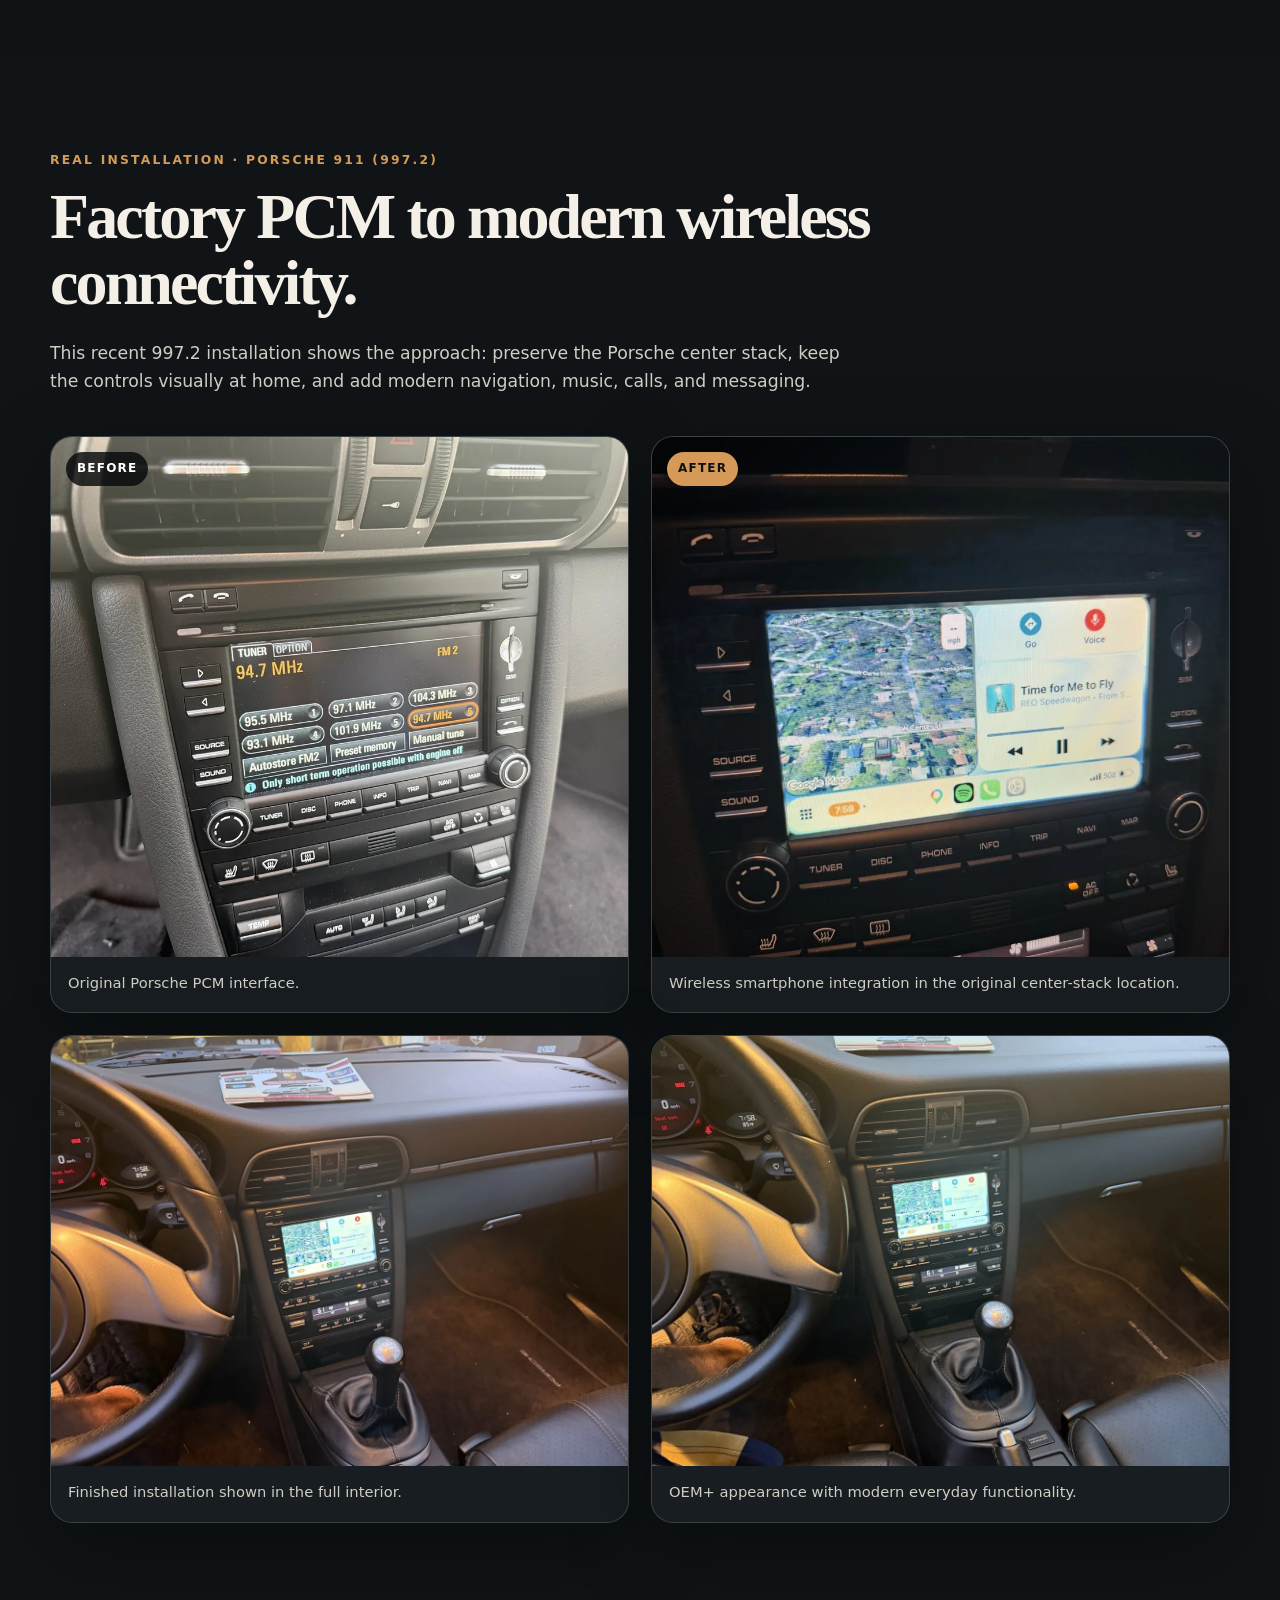
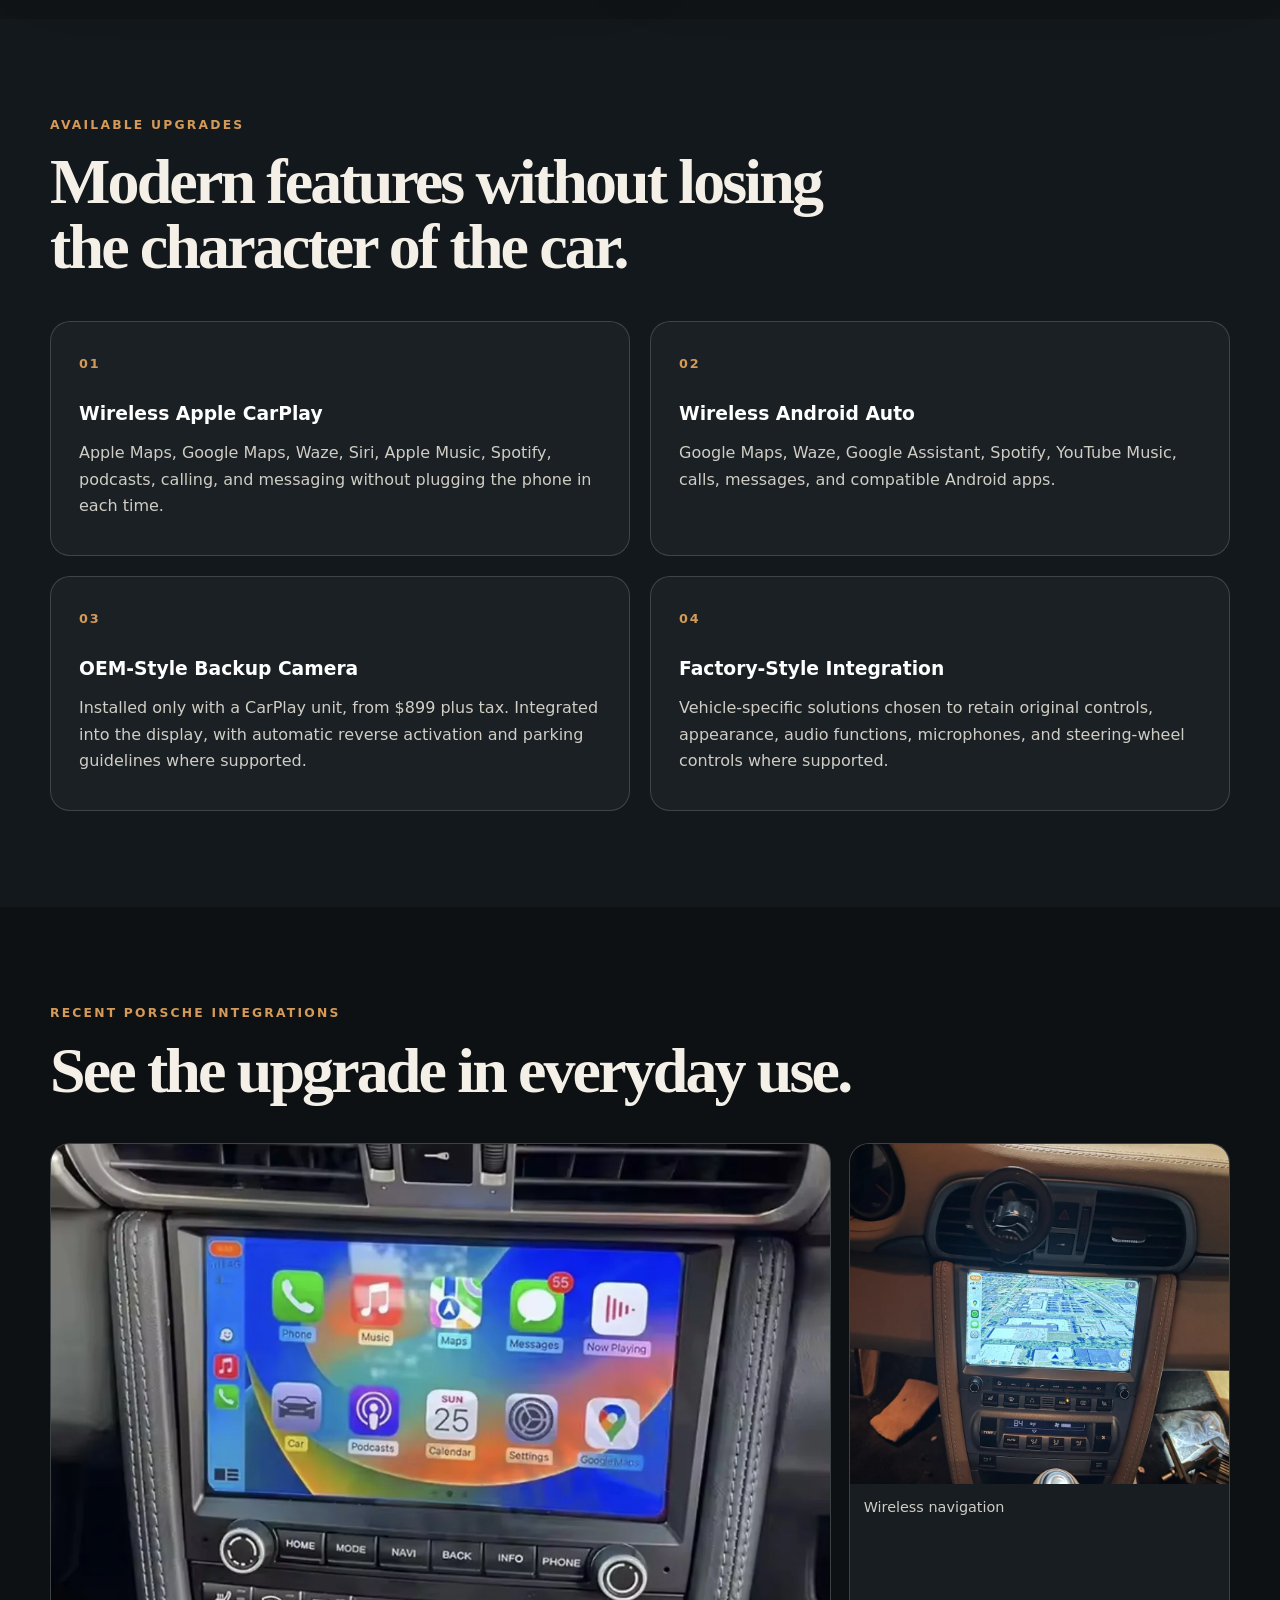
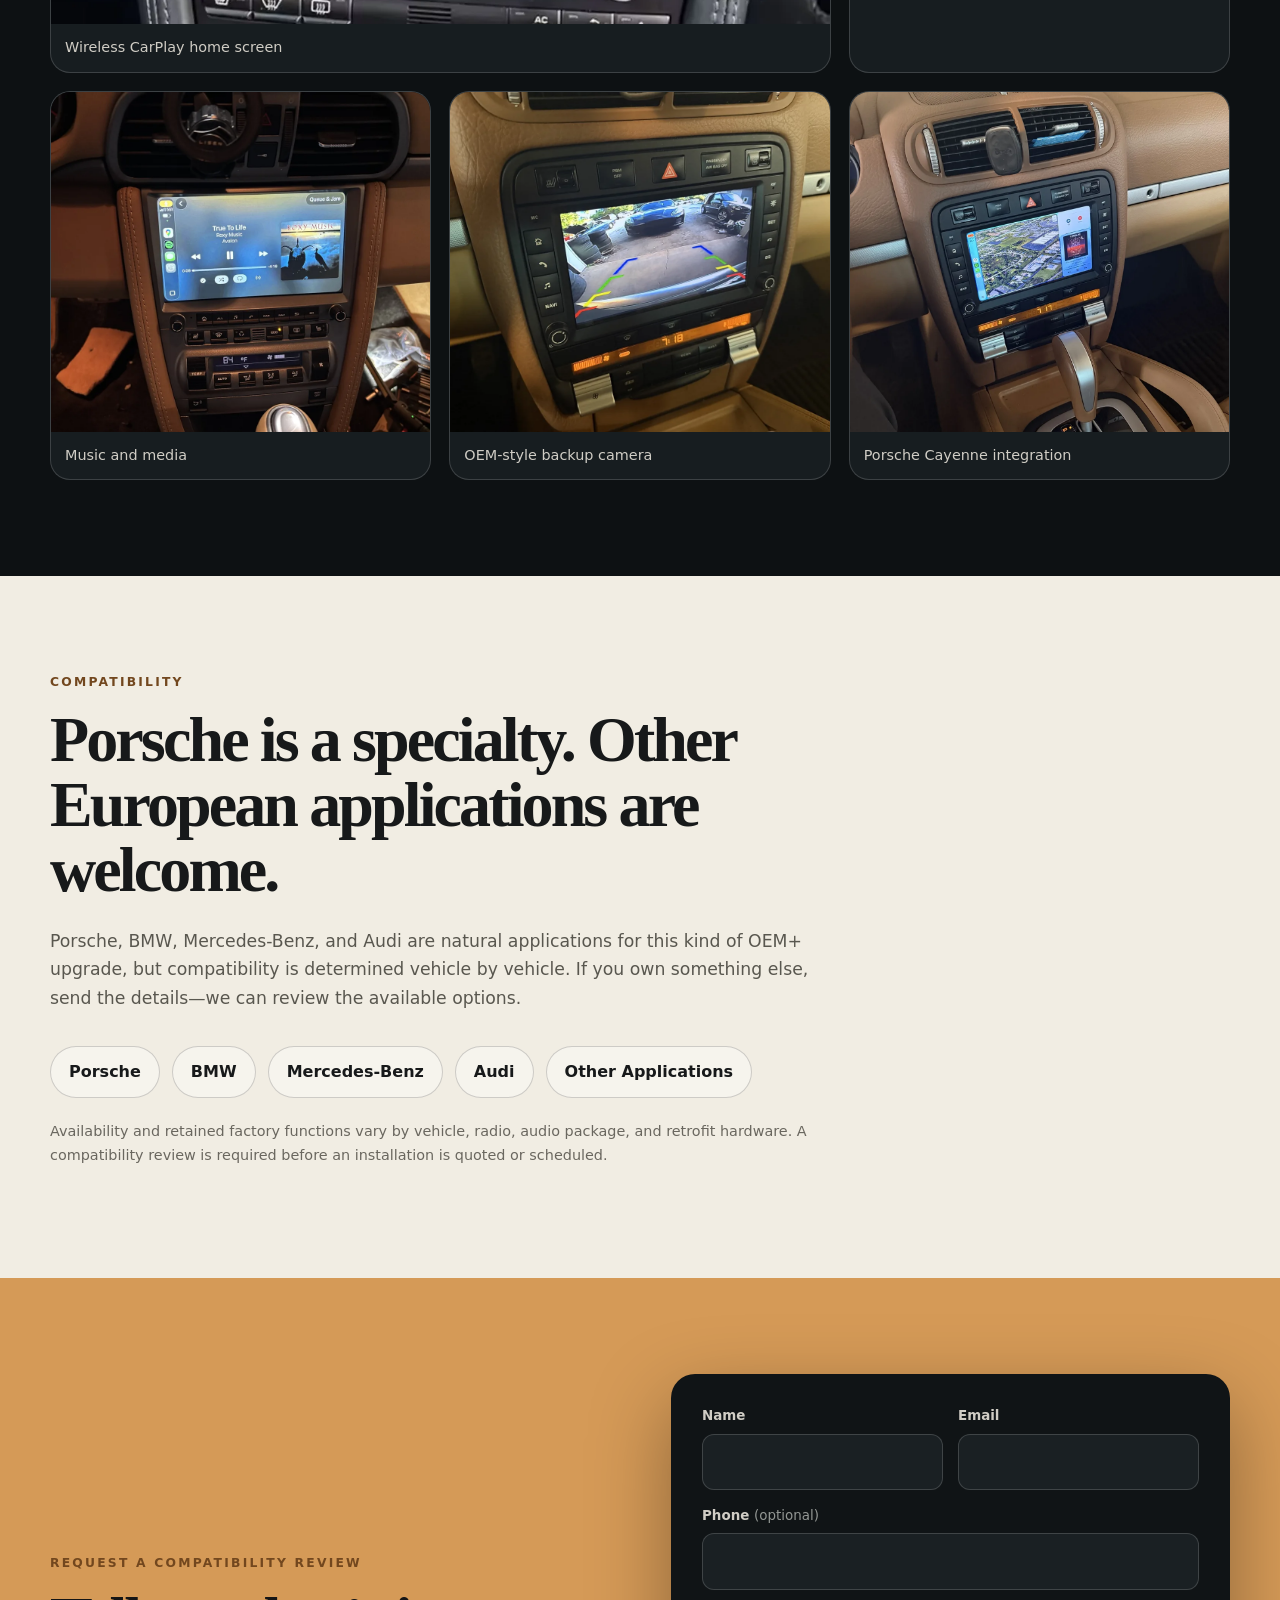
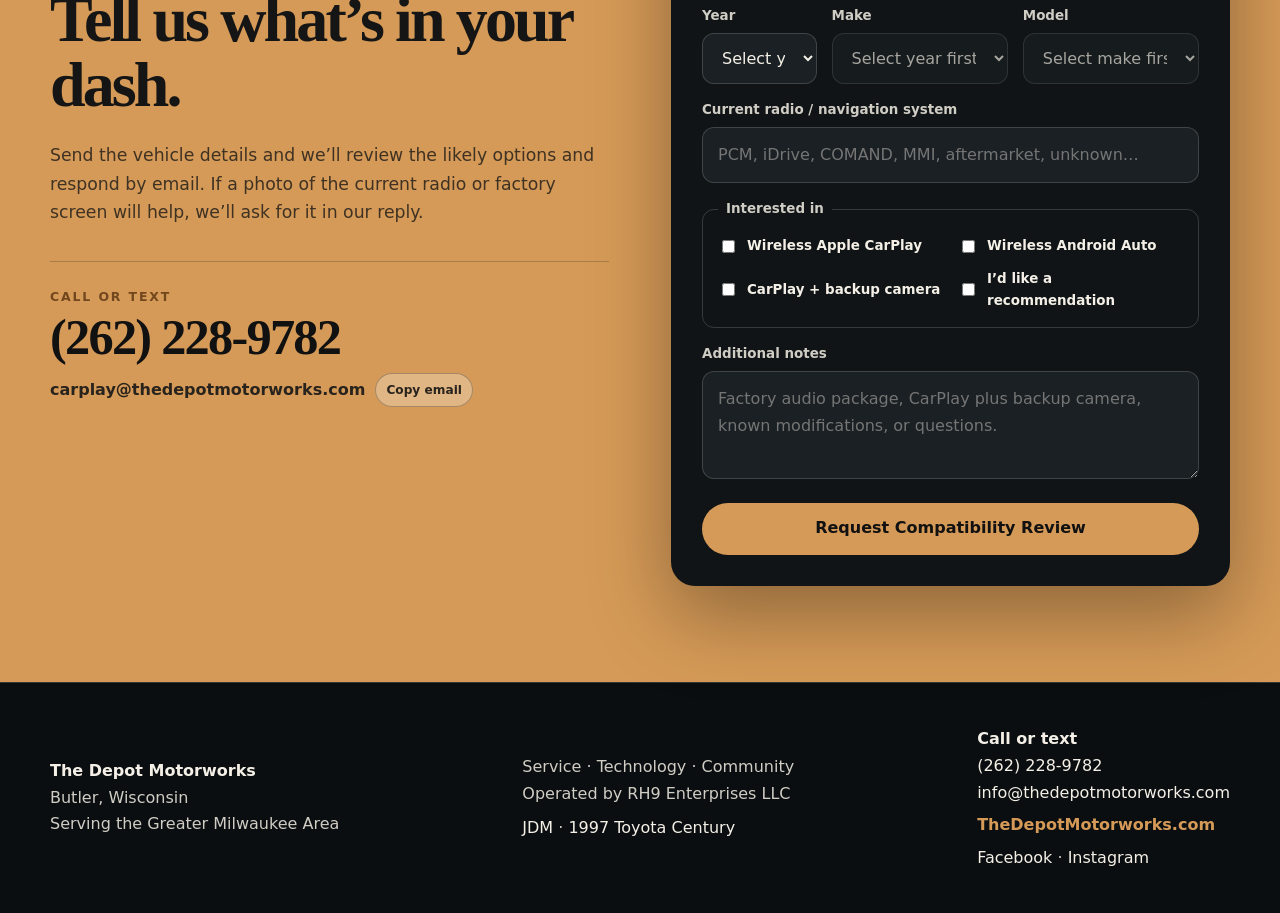
<file: carplay.html>
<!doctype html>
<html lang="en">
<head>
  <meta charset="utf-8">
  <meta name="viewport" content="width=device-width, initial-scale=1">
  <meta name="description" content="Wireless CarPlay and Android Auto from $499 plus tax in Menomonee Falls. A backup camera is installed only with a CarPlay unit, from $899 plus tax.">
  <title>CarPlay Installation Milwaukee | The Depot Motorworks</title>
  <link rel="canonical" href="https://thedepotmotorworks.com/carplay-upgrades">
  <link rel="stylesheet" href="css/styles.css">
  <meta property="og:type" content="website">
  <meta property="og:site_name" content="The Depot Motorworks">
  <meta property="og:title" content="CarPlay Installation Milwaukee | The Depot Motorworks">
  <meta property="og:description" content="Wireless CarPlay and Android Auto from $499 plus tax. A backup camera is installed only with a CarPlay unit, from $899 plus tax.">
  <meta property="og:url" content="https://thedepotmotorworks.com/carplay-upgrades">
  <meta property="og:image" content="https://thedepotmotorworks.com/images/porsche-911-997-2-wireless-carplay-after.webp">
  <meta name="twitter:card" content="summary_large_image">
  <meta name="twitter:title" content="CarPlay Installation Milwaukee | The Depot Motorworks">
  <meta name="twitter:description" content="Wireless CarPlay and Android Auto from $499 plus tax. A backup camera is installed only with a CarPlay unit, from $899 plus tax.">
  <meta name="twitter:image" content="https://thedepotmotorworks.com/images/porsche-911-997-2-wireless-carplay-after.webp">
<!-- Meta Pixel Code -->
<script>
!function(f,b,e,v,n,t,s)
{if(f.fbq)return;n=f.fbq=function(){n.callMethod?
n.callMethod.apply(n,arguments):n.queue.push(arguments)};
if(!f._fbq)f._fbq=n;n.push=n;n.loaded=!0;n.version='2.0';
n.queue=[];t=b.createElement(e);t.async=!0;
t.src=v;s=b.getElementsByTagName(e)[0];
s.parentNode.insertBefore(t,s)}(window, document,'script',
'https://connect.facebook.net/en_US/fbevents.js');
fbq('init', '1576387917274548');
fbq('track', 'PageView');
</script>
<noscript><img height="1" width="1" style="display:none"
src="https://www.facebook.com/tr?id=1576387917274548&ev=PageView&noscript=1"
/></noscript>
<!-- End Meta Pixel Code -->
</head>
<body>
<header class="site-header">
  <div class="container header-inner">
    <a class="brand" href="/" aria-label="The Depot Motorworks home">
      <span class="brand-mark">DMW</span>
      <span>THE DEPOT MOTORWORKS</span>
    </a>
    <button class="menu-toggle" type="button" aria-expanded="false" aria-label="Open menu">☰</button>
    <nav class="nav-links" aria-label="Primary navigation">
      <a href="/">Home</a>
      <a href="/#services">What’s Coming</a>
      <a href="/carplay-upgrades" aria-current="page">CarPlay + Android Auto</a>
      <a href="/diagnostics-troubleshooting">Diagnostics</a>
      <a href="/#story">Our Story</a>
      <a href="/depot-dispatch">Depot Dispatch</a>
      <a href="/membership">Membership</a>
      <a class="nav-contact" href="/#contact">Contact us</a>
    </nav>
  </div>
</header>

<main>
  <section class="page-hero carplay-hero carplay-photo-hero">
    <div class="container carplay-hero-grid">
      <div>
        <div class="eyebrow">OEM+ Technology Upgrades · Available Now</div>
        <h1 class="display">Wireless CarPlay &amp; Android Auto <span class="accent-text">Integration.</span></h1>
        <p class="hero-copy">Modern technology. Factory-inspired appearance. Professional wireless Apple CarPlay and wireless Android Auto for compatible Porsche, BMW, Mercedes-Benz, Audi, and other enthusiast vehicles. A backup camera is installed only with a CarPlay unit, from $899 plus tax.</p>
        <div class="trust-badges"><span>Professional Installation</span><span>Factory-Style Appearance</span><span>Serving Greater Milwaukee</span></div>
        <div class="hero-actions"><a class="button button-primary" href="#inquiry">Request a Compatibility Review</a></div>
      </div>
      <figure class="hero-install-photo"><img src="images/porsche-911-997-2-wireless-carplay-after.webp" alt="Porsche 911 997.2 wireless Apple CarPlay integration installed by The Depot Motorworks near Milwaukee Wisconsin" width="1152" height="1536" fetchpriority="high"></figure>
    </div>
  </section>

  <section class="section carplay-intro">
    <div class="container statement-grid">
      <div><div class="eyebrow">Preserve the Look. Modernize the Technology.</div><p class="pullquote">Keep the car. Upgrade the connection.</p></div>
      <div><h2 class="section-title">A clean alternative to a generic aftermarket dashboard.</h2><p class="copy">Many enthusiast cars have interiors that still look right decades later. The goal is not to replace that character—it is to add modern functionality without making the upgrade look out of place.</p><p class="copy">Where supported, we retain the factory screen or factory-style location and integrate wireless smartphone connectivity. Where the original system cannot support an interface, vehicle-specific radio, display, or adapter solutions may be available.</p></div>
    </div>
  </section>

  <section class="section real-work">
    <div class="container">
      <div class="eyebrow">Real Installation · Porsche 911 (997.2)</div>
      <h2 class="section-title">Factory PCM to modern wireless connectivity.</h2>
      <p class="copy">This recent 997.2 installation shows the approach: preserve the Porsche center stack, keep the controls visually at home, and add modern navigation, music, calls, and messaging.</p>
      <div class="before-after-grid">
        <figure class="install-card"><span class="photo-label">Before</span><img src="images/porsche-911-997-2-factory-pcm-radio.webp" alt="Factory Porsche 911 997.2 PCM radio before CarPlay upgrade" width="1200" height="900" loading="lazy" decoding="async"><figcaption>Original Porsche PCM interface.</figcaption></figure>
        <figure class="install-card"><span class="photo-label after">After</span><img src="images/porsche-911-997-2-wireless-carplay-closeup.webp" alt="Porsche 911 997.2 wireless CarPlay after professional installation" width="1200" height="900" loading="lazy" decoding="async"><figcaption>Wireless smartphone integration in the original center-stack location.</figcaption></figure>
      </div>
      <div class="wide-install-grid">
        <figure class="install-card"><img src="images/porsche-911-997-2-carplay-interior.webp" alt="Porsche 997.2 interior with wireless CarPlay installed" width="1200" height="900" loading="lazy" decoding="async"><figcaption>Finished installation shown in the full interior.</figcaption></figure>
        <figure class="install-card"><img src="images/porsche-911-997-2-carplay-installation.webp" alt="Porsche 911 997.2 CarPlay installation in Greater Milwaukee" width="1200" height="900" loading="lazy" decoding="async"><figcaption>OEM+ appearance with modern everyday functionality.</figcaption></figure>
      </div>
    </div>
  </section>

  <section class="section services upgrade-options">
    <div class="container">
      <div class="eyebrow">Available Upgrades</div><h2 class="section-title">Modern features without losing the character of the car.</h2>
      <div class="feature-list carplay-features">
        <article class="feature"><span class="feature-kicker">01</span><h3>Wireless Apple CarPlay</h3><p>Apple Maps, Google Maps, Waze, Siri, Apple Music, Spotify, podcasts, calling, and messaging without plugging the phone in each time.</p></article>
        <article class="feature"><span class="feature-kicker">02</span><h3>Wireless Android Auto</h3><p>Google Maps, Waze, Google Assistant, Spotify, YouTube Music, calls, messages, and compatible Android apps.</p></article>
        <article class="feature"><span class="feature-kicker">03</span><h3>OEM-Style Backup Camera</h3><p>Installed only with a CarPlay unit, from $899 plus tax. Integrated into the display, with automatic reverse activation and parking guidelines where supported.</p></article>
        <article class="feature"><span class="feature-kicker">04</span><h3>Factory-Style Integration</h3><p>Vehicle-specific solutions chosen to retain original controls, appearance, audio functions, microphones, and steering-wheel controls where supported.</p></article>
      </div>
    </div>
  </section>

  <section class="section project-gallery">
    <div class="container">
      <div class="eyebrow">Recent Porsche Integrations</div><h2 class="section-title">See the upgrade in everyday use.</h2>
      <div class="gallery-grid">
        <figure class="gallery-feature"><img src="images/porsche-wireless-carplay-home-screen.webp" alt="Wireless Apple CarPlay home screen installed in a Porsche" width="1179" height="956" loading="lazy" decoding="async"><figcaption>Wireless CarPlay home screen</figcaption></figure>
        <figure><img src="images/porsche-wireless-carplay-google-maps.webp" alt="Google Maps running through wireless CarPlay in a Porsche" width="1200" height="900" loading="lazy" decoding="async"><figcaption>Wireless navigation</figcaption></figure>
        <figure><img src="images/porsche-wireless-carplay-music.webp" alt="Wireless CarPlay music interface in a Porsche" width="1200" height="900" loading="lazy" decoding="async"><figcaption>Music and media</figcaption></figure>
        <figure><img src="images/porsche-cayenne-oem-style-backup-camera.webp" alt="OEM style backup camera installation displayed in a Porsche Cayenne" width="1200" height="900" loading="lazy" decoding="async"><figcaption>OEM-style backup camera</figcaption></figure>
        <figure><img src="images/porsche-cayenne-wireless-carplay-integration.webp" alt="Wireless CarPlay integration in a Porsche Cayenne" width="1152" height="1536" loading="lazy" decoding="async"><figcaption>Porsche Cayenne integration</figcaption></figure>
      </div>
    </div>
  </section>

  <section class="section compatibility">
    <div class="container"><div class="eyebrow">Compatibility</div><h2 class="section-title">Porsche is a specialty. Other European applications are welcome.</h2><p class="copy">Porsche, BMW, Mercedes-Benz, and Audi are natural applications for this kind of OEM+ upgrade, but compatibility is determined vehicle by vehicle. If you own something else, send the details—we can review the available options.</p><div class="compatibility-row"><span>Porsche</span><span>BMW</span><span>Mercedes-Benz</span><span>Audi</span><span>Other Applications</span></div><p class="disclaimer">Availability and retained factory functions vary by vehicle, radio, audio package, and retrofit hardware. A compatibility review is required before an installation is quoted or scheduled.</p></div>
  </section>

  <section class="section signup carplay-inquiry" id="inquiry">
    <div class="container signup-grid">
      <div><div class="eyebrow">Request a Compatibility Review</div><h2 class="section-title">Tell us what’s in your dash.</h2><p class="copy">Send the vehicle details and we’ll review the likely options and respond by email. If a photo of the current radio or factory screen will help, we’ll ask for it in our reply.</p><div class="contact-block"><div class="contact-label">Call or text</div><a class="contact-phone" href="tel:+12622289782">(262) 228-9782</a><div class="email-actions"><a class="contact-email" href="mailto:carplay@thedepotmotorworks.com">carplay@thedepotmotorworks.com</a><button class="copy-email" type="button" data-copy-email="carplay@thedepotmotorworks.com">Copy email</button></div></div></div>
      <form class="form" action="https://formspree.io/f/xwlepbaa" method="post">
        <input type="hidden" name="_subject" value="OEM+ CarPlay / Android Auto compatibility request"><input type="hidden" name="source" value="OEM+ Technology page">
        <div class="form-grid">
          <div class="field-row"><div><label for="first-name">Name</label><input id="first-name" name="name" type="text" autocomplete="name" required></div><div><label for="carplay-email">Email</label><input id="carplay-email" name="email" type="email" autocomplete="email" required></div></div>
          <div><label for="phone">Phone <span class="optional">(optional)</span></label><input id="phone" name="phone" type="tel" autocomplete="tel"></div>
          <div class="vehicle-grid vehicle-selector" data-prefix="carplay">
            <div><label for="carplay-year">Year</label><select id="carplay-year" name="vehicle_year" data-vehicle-year required><option value="">Select year</option></select></div>
            <div><label for="carplay-make">Make</label><select id="carplay-make" name="vehicle_make" data-vehicle-make required disabled><option value="">Select year first</option></select><input class="other-vehicle-field" data-other-make name="vehicle_make_other" type="text" placeholder="Enter make" hidden></div>
            <div><label for="carplay-model">Model</label><select id="carplay-model" name="vehicle_model" data-vehicle-model required disabled><option value="">Select make first</option></select><input class="other-vehicle-field" data-other-model name="vehicle_model_other" type="text" placeholder="Enter model" hidden></div>
          </div>
          <div><label for="radio">Current radio / navigation system</label><input id="radio" name="current_radio" type="text" placeholder="PCM, iDrive, COMAND, MMI, aftermarket, unknown…"></div>
          <fieldset class="interest-checks"><legend>Interested in</legend><label><input type="checkbox" name="interest" value="Wireless Apple CarPlay"> Wireless Apple CarPlay</label><label><input type="checkbox" name="interest" value="Wireless Android Auto"> Wireless Android Auto</label><label><input type="checkbox" name="interest" value="CarPlay + backup camera"> CarPlay + backup camera</label><label><input type="checkbox" name="interest" value="Recommendation"> I’d like a recommendation</label></fieldset>
          <div><label for="notes">Additional notes</label><textarea id="notes" name="notes" placeholder="Factory audio package, CarPlay plus backup camera, known modifications, or questions."></textarea></div>
          <button class="button button-primary" type="submit">Request Compatibility Review</button>
        </div>
      </form>
    </div>
  </section>
</main>

<footer>
  <div class="container footer-inner">
    <div><strong>The Depot Motorworks</strong><br>Butler, Wisconsin<br>Serving the Greater Milwaukee Area</div>
    <div>Service · Technology · Community<br>Operated by RH9 Enterprises LLC<br><span class="footer-pages"><a href="/jdm">JDM</a><span aria-hidden="true"> · </span><a href="/spotlight/century/">1997 Toyota Century</a></span></div>
    <div class="footer-contact"><strong>Call or text</strong><br><a href="tel:+12622289782">(262) 228-9782</a><br><a href="mailto:info@thedepotmotorworks.com">info@thedepotmotorworks.com</a><br><span class="domain">TheDepotMotorworks.com</span><br><span class="footer-social"><a href="https://www.facebook.com/profile.php?id=61592603219279" target="_blank" rel="noopener noreferrer" aria-label="The Depot Motorworks on Facebook">Facebook</a><span aria-hidden="true"> · </span><a href="https://www.instagram.com/thedepotmotorworks/" target="_blank" rel="noopener noreferrer" aria-label="The Depot Motorworks on Instagram">Instagram</a></span></div>
  </div>
</footer>
<script src="js/main.js"></script>
<script type="text/javascript" id="hs-script-loader" async defer src="//js-na2.hs-scripts.com/247131305.js"></script>
</body>
</html>
</file>
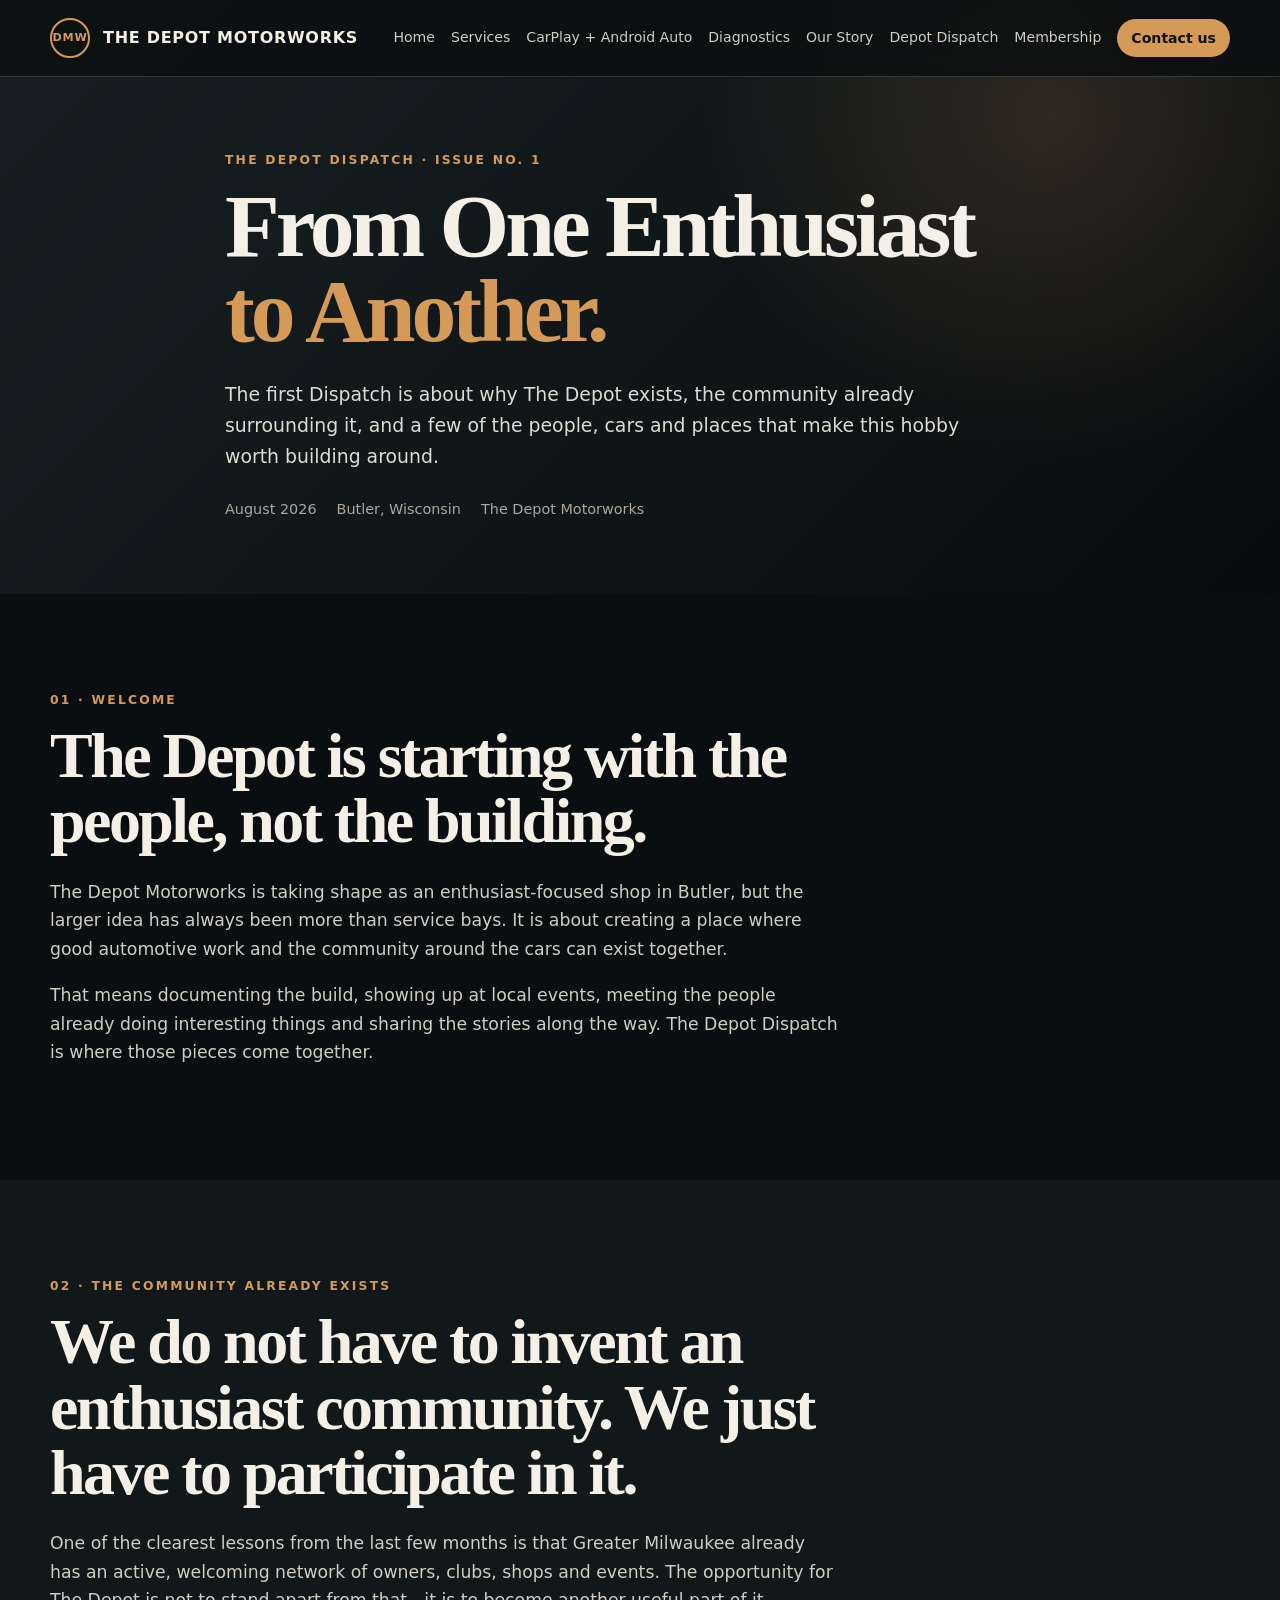
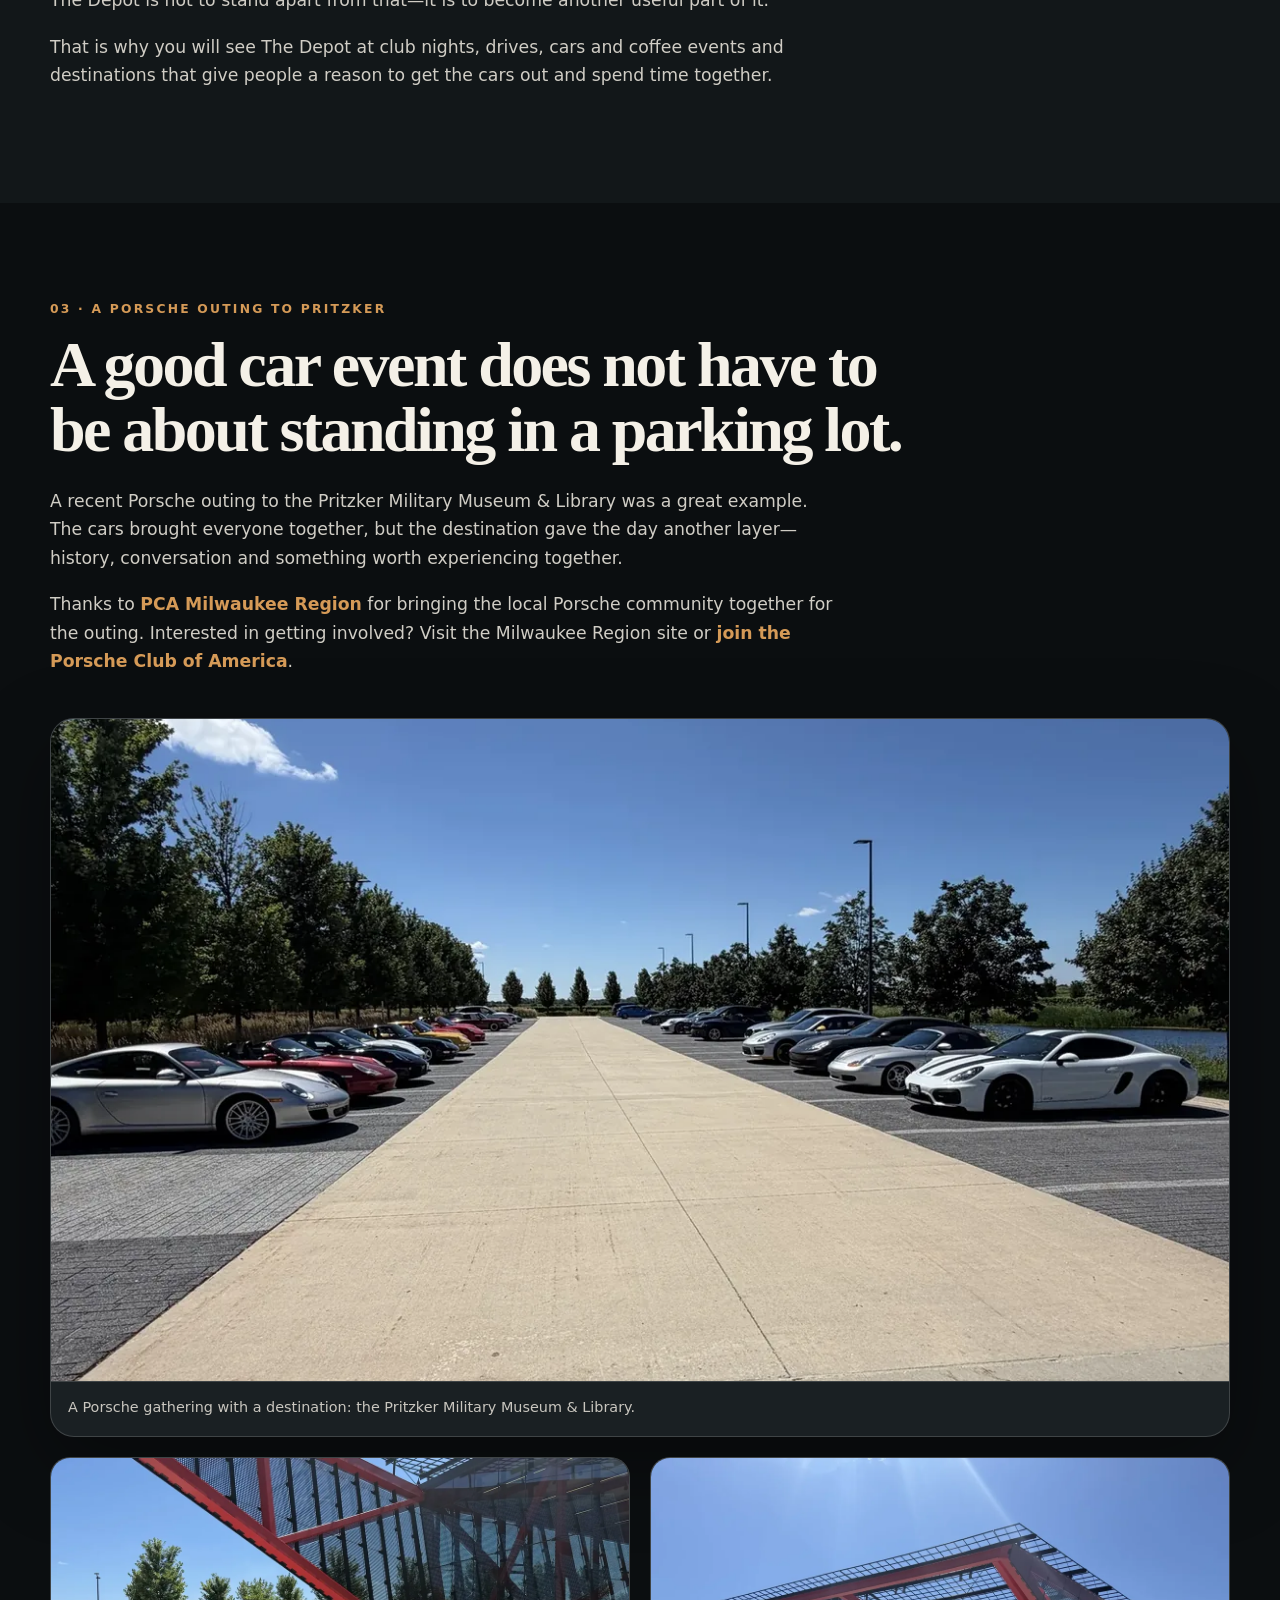
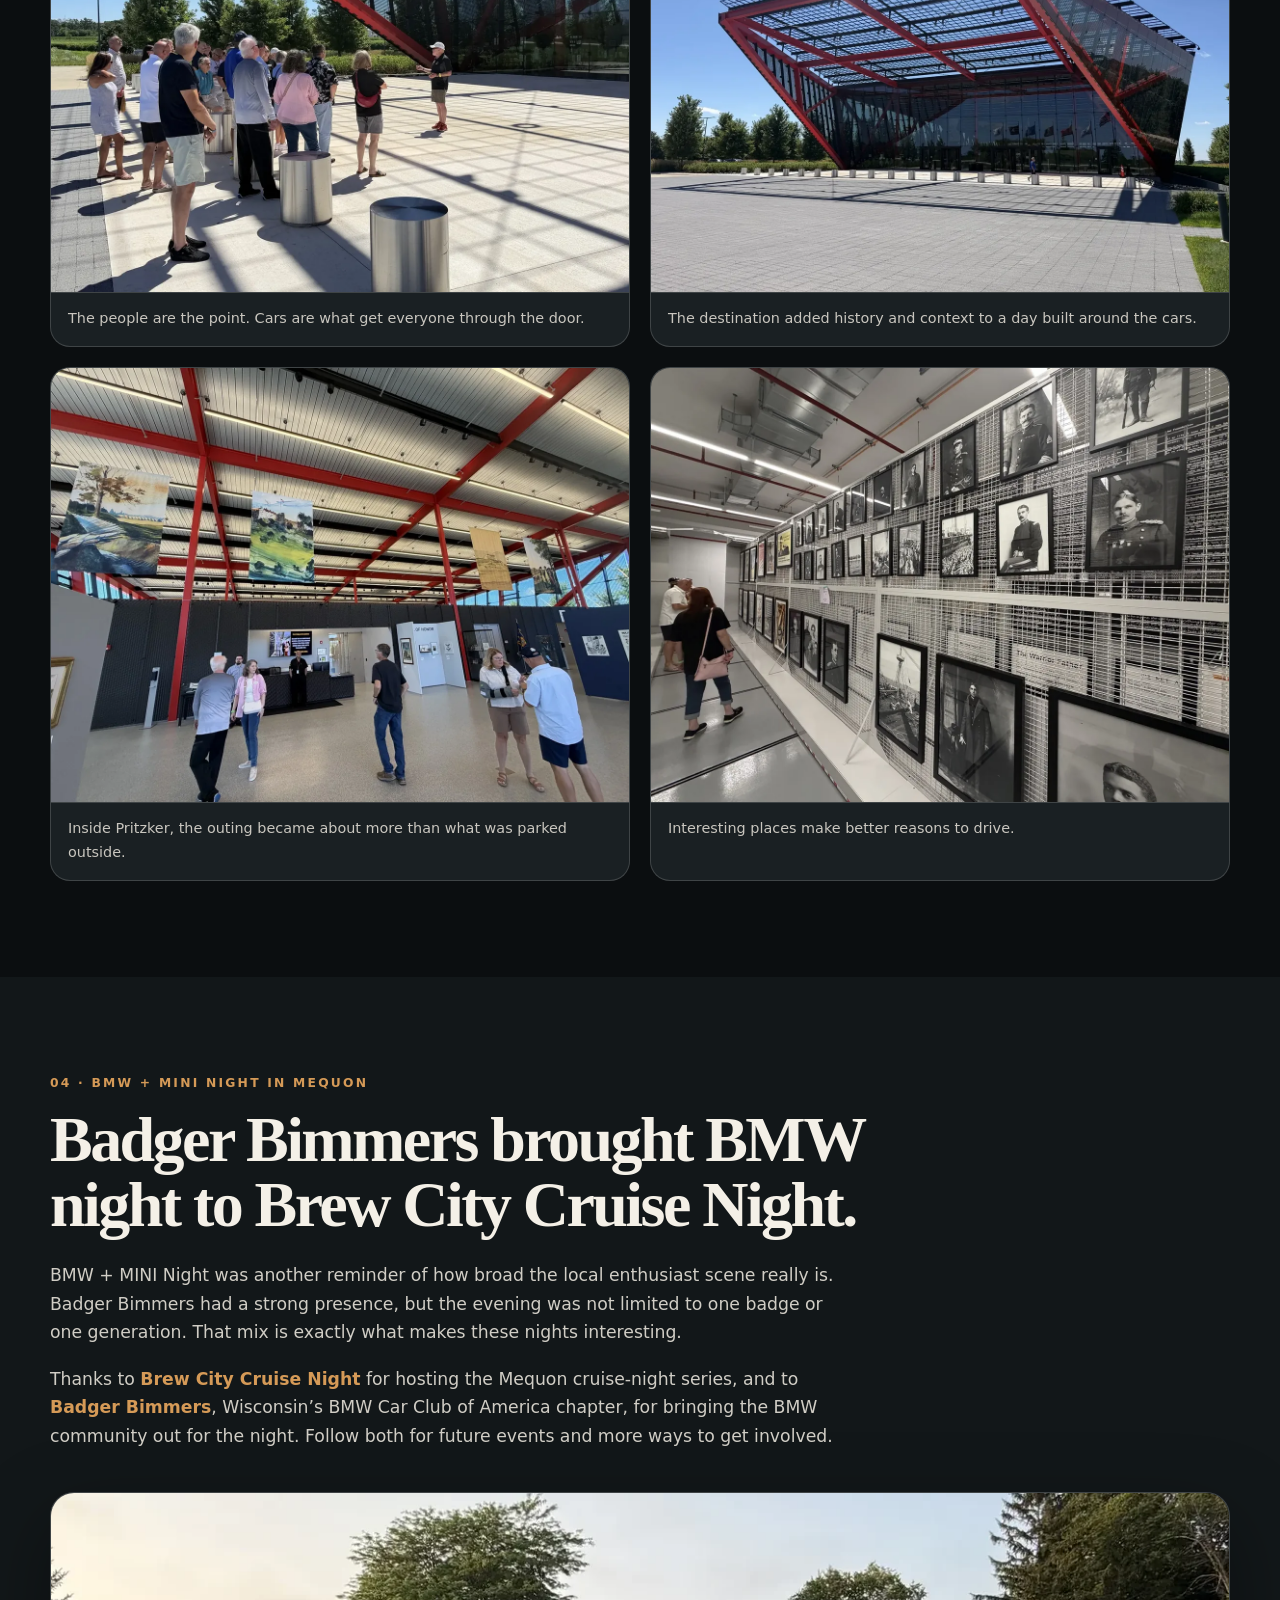
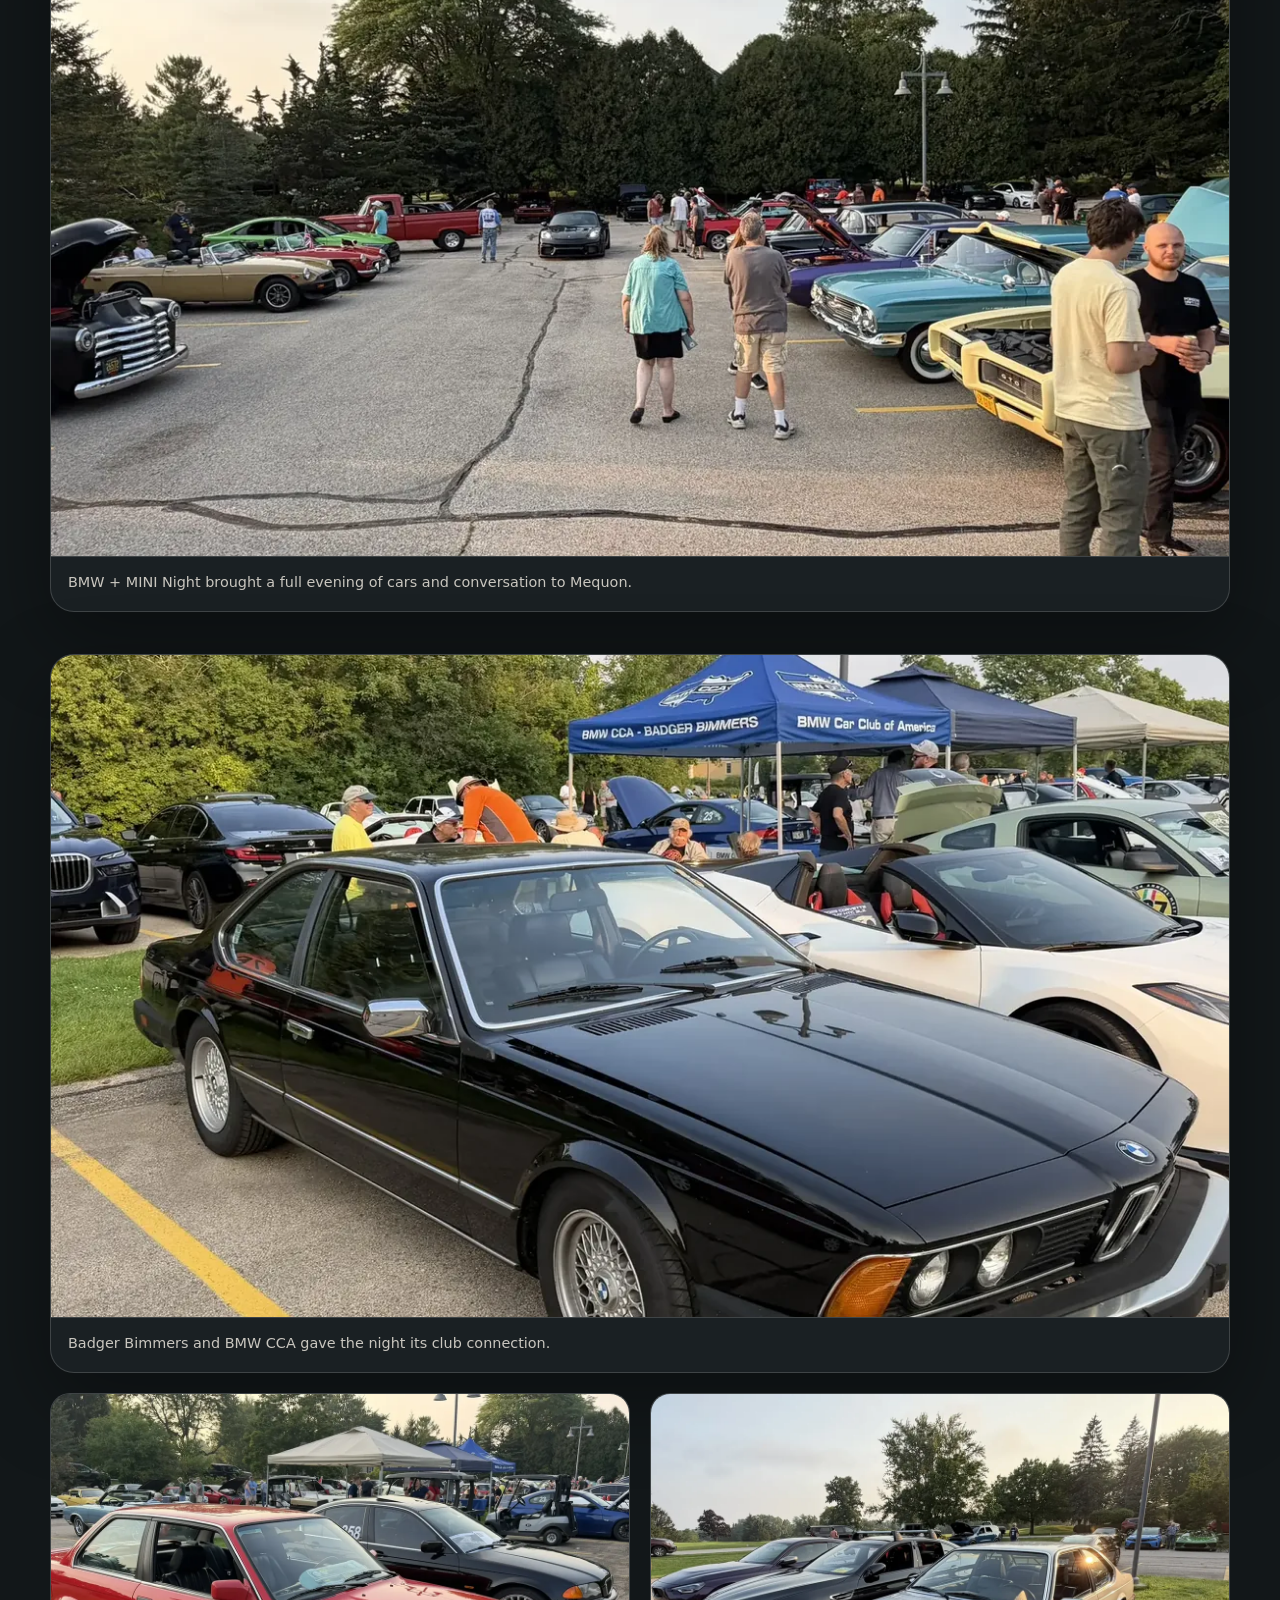
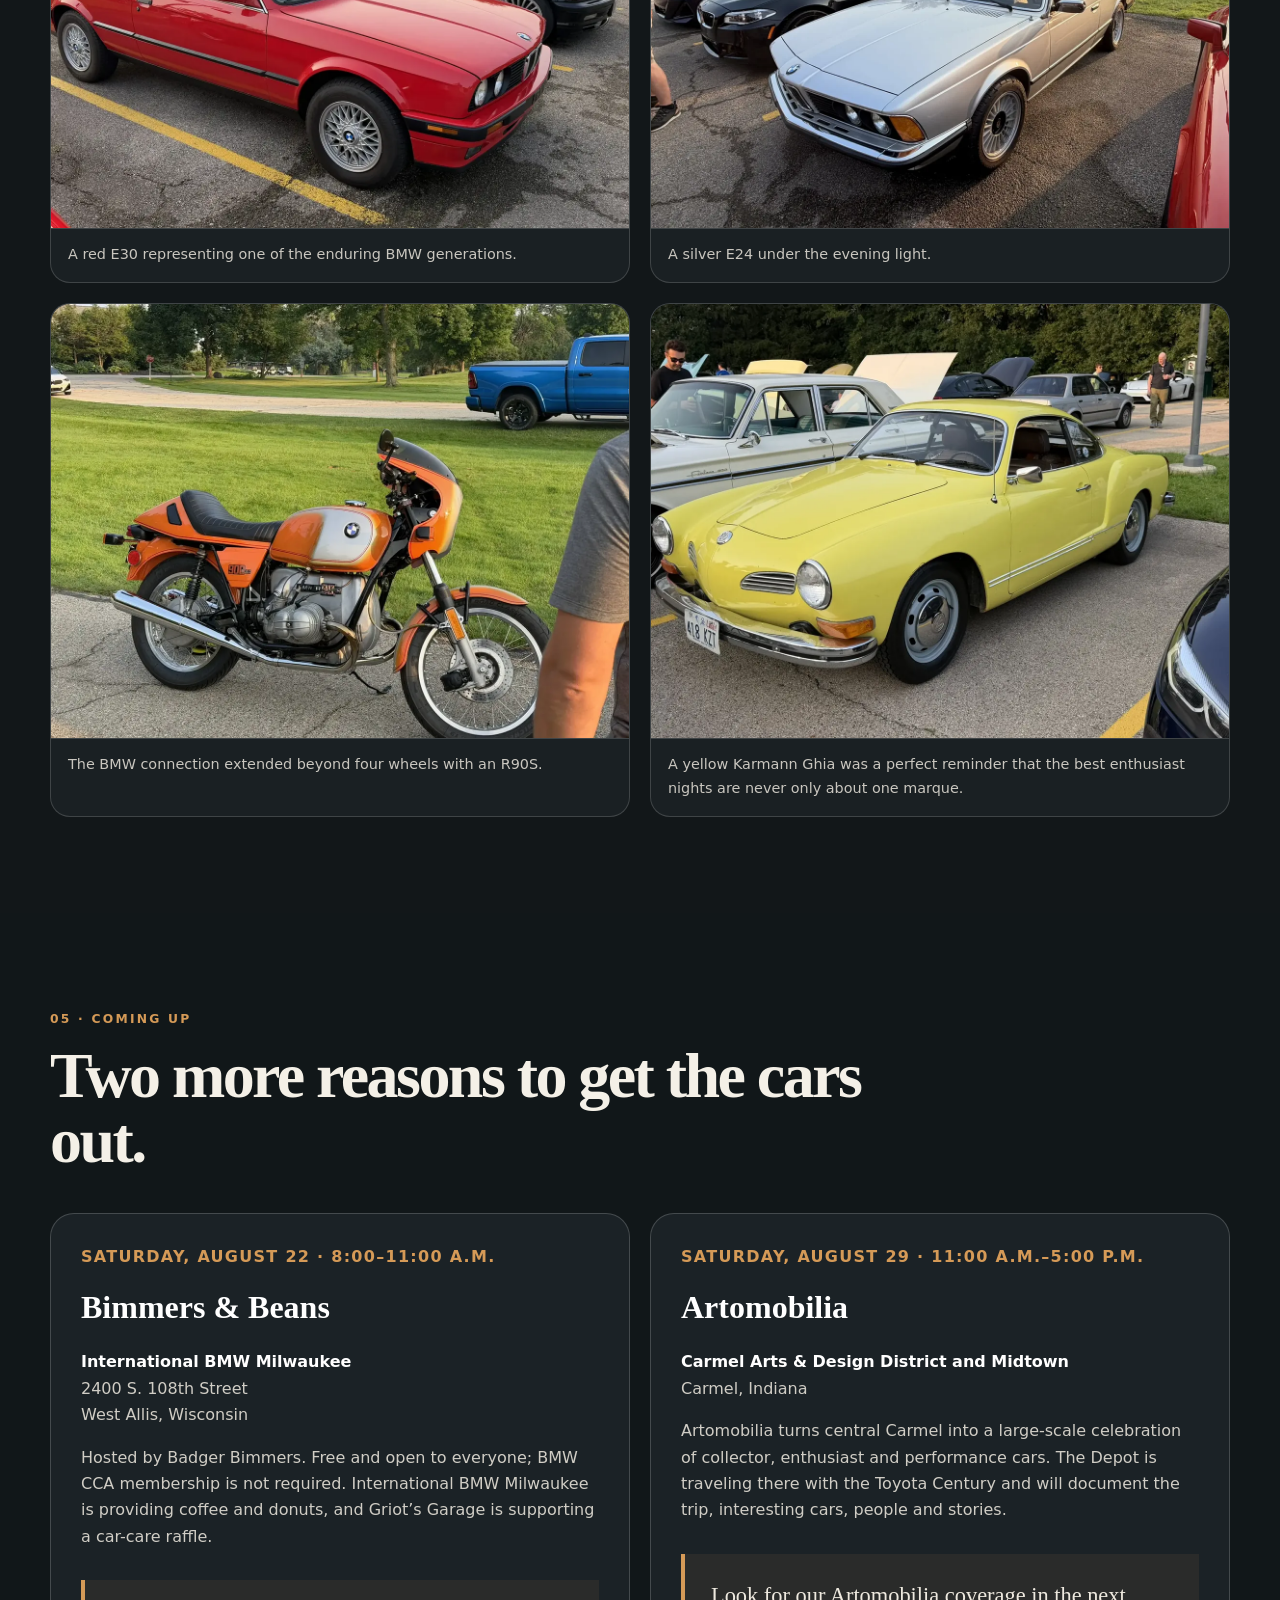
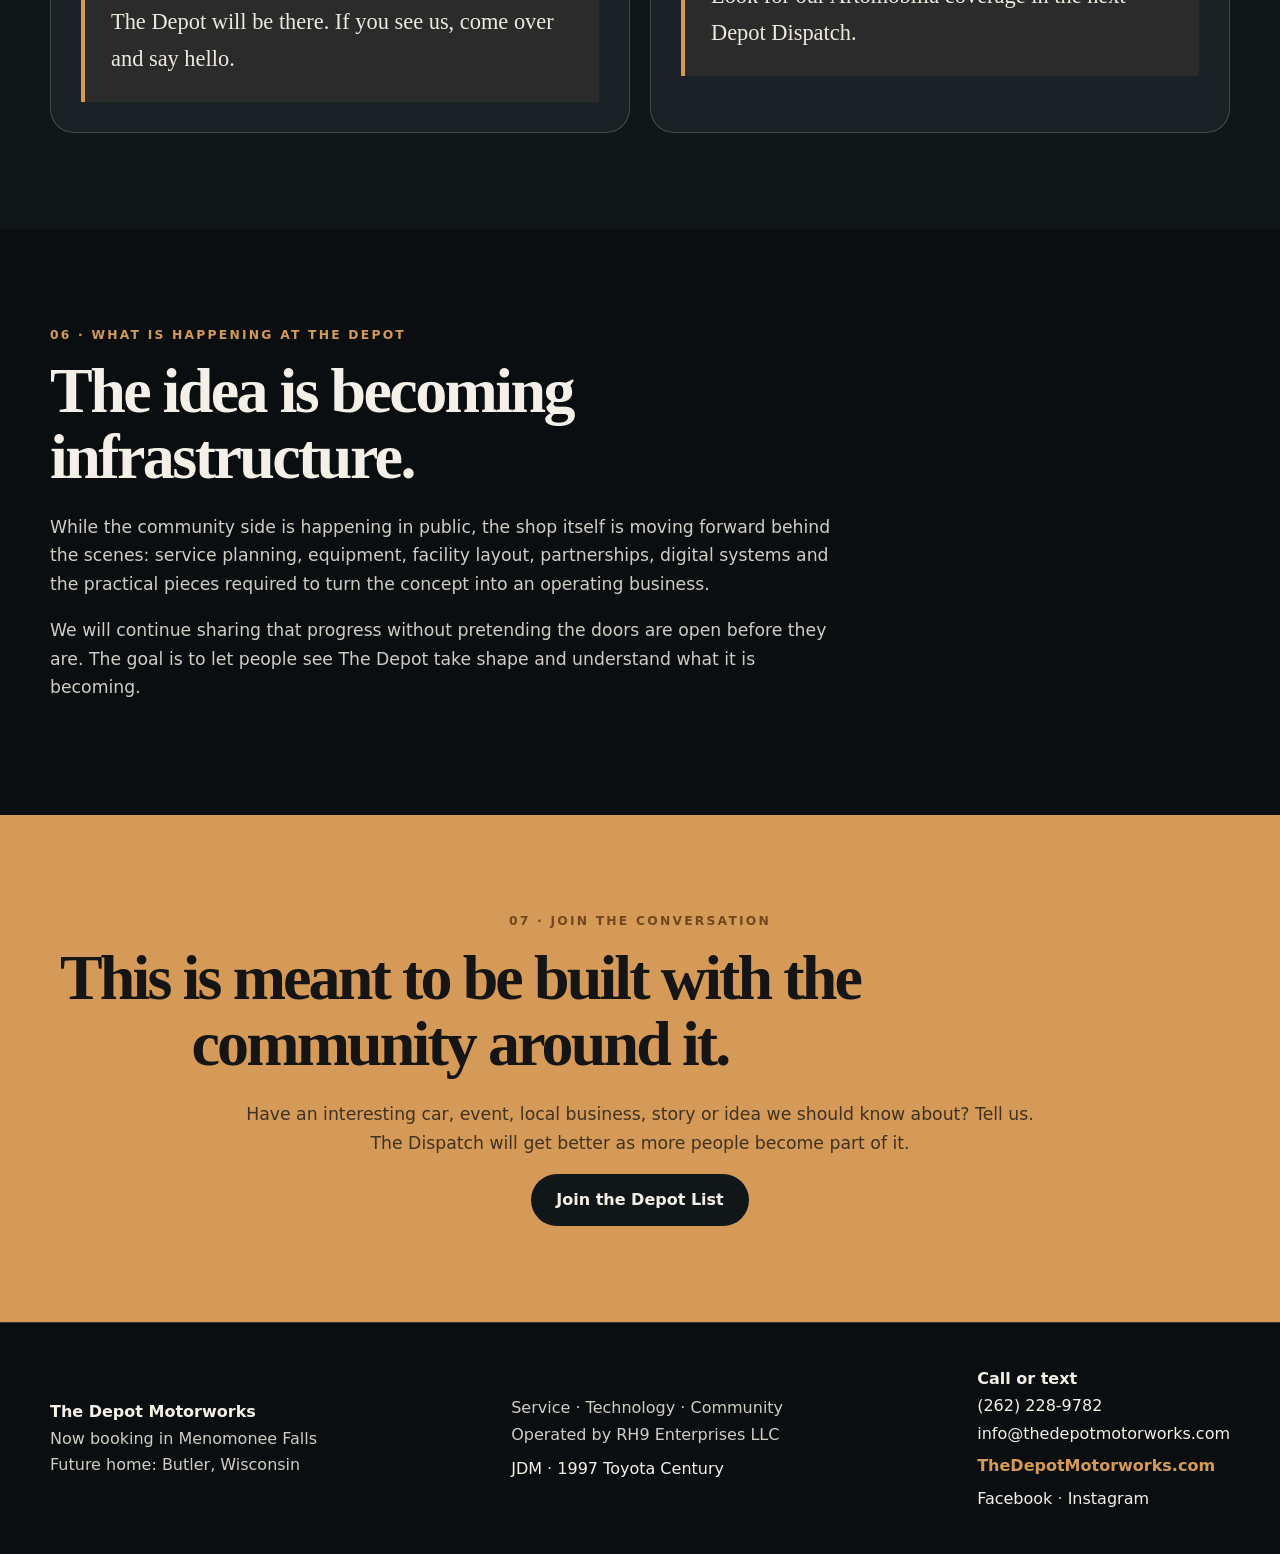
<file: depot-dispatch.html>
<!doctype html>
<html lang="en">
<head>
  <meta charset="utf-8">
  <meta name="viewport" content="width=device-width, initial-scale=1">
  <meta name="description" content="The Depot Dispatch Issue No. 1 — From One Enthusiast to Another. Community, cars, local events and the road to The Depot Motorworks in Butler, Wisconsin.">
  <title>The Depot Dispatch — Issue No. 1 | The Depot Motorworks</title>
  <link rel="canonical" href="https://thedepotmotorworks.com/depot-dispatch">
  <meta property="og:title" content="The Depot Dispatch — Issue No. 1">
  <meta property="og:site_name" content="The Depot Motorworks">
  <meta property="og:description" content="From One Enthusiast to Another — community, cars and the road to The Depot Motorworks.">
  <meta property="og:type" content="article">
  <meta property="og:url" content="https://thedepotmotorworks.com/depot-dispatch">
  <meta property="og:image" content="https://thedepotmotorworks.com/images/dispatch/bmw-night-crowd.webp">
  <meta name="twitter:card" content="summary_large_image">
  <meta name="twitter:title" content="The Depot Dispatch — Issue No. 1">
  <meta name="twitter:description" content="Cars, events, people, and the road to The Depot Motorworks in Greater Milwaukee.">
  <meta name="twitter:image" content="https://thedepotmotorworks.com/images/dispatch/bmw-night-crowd.webp">
  <link rel="stylesheet" href="css/styles.css">
  <link rel="stylesheet" href="css/dispatch.css">
<!-- Meta Pixel Code -->
<script>
!function(f,b,e,v,n,t,s)
{if(f.fbq)return;n=f.fbq=function(){n.callMethod?
n.callMethod.apply(n,arguments):n.queue.push(arguments)};
if(!f._fbq)f._fbq=n;n.push=n;n.loaded=!0;n.version='2.0';
n.queue=[];t=b.createElement(e);t.async=!0;
t.src=v;s=b.getElementsByTagName(e)[0];
s.parentNode.insertBefore(t,s)}(window, document,'script',
'https://connect.facebook.net/en_US/fbevents.js');
fbq('init', '1576387917274548');
fbq('track', 'PageView');
</script>
<noscript><img height="1" width="1" style="display:none"
src="https://www.facebook.com/tr?id=1576387917274548&ev=PageView&noscript=1"
/></noscript>
<!-- End Meta Pixel Code -->
</head>
<body>
<header class="site-header">
  <div class="container header-inner">
    <a class="brand" href="/" aria-label="The Depot Motorworks home">
      <span class="brand-mark">DMW</span>
      <span>THE DEPOT MOTORWORKS</span>
    </a>
    <button class="menu-toggle" type="button" aria-expanded="false" aria-label="Open menu">☰</button>
    <nav class="nav-links" aria-label="Primary navigation">
      <a href="/">Home</a>
      <a href="/#services">Services</a>
      <a href="/carplay-upgrades">CarPlay + Android Auto</a>
      <a href="/diagnostics-troubleshooting">Diagnostics</a>
      <a href="/#story">Our Story</a>
      <a href="/depot-dispatch" aria-current="page">Depot Dispatch</a>
      <a href="/membership">Membership</a>
      <a class="nav-contact" href="/#contact">Contact us</a>
    </nav>
  </div>
</header>

<main>
  <section class="dispatch-hero">
    <div class="container dispatch-issue">
      <div class="eyebrow">The Depot Dispatch · Issue No. 1</div>
      <h1>From One Enthusiast <span>to Another.</span></h1>
      <p class="dispatch-deck">The first Dispatch is about why The Depot exists, the community already surrounding it, and a few of the people, cars and places that make this hobby worth building around.</p>
      <div class="dispatch-meta"><span>August 2026</span><span>Butler, Wisconsin</span><span>The Depot Motorworks</span></div>
    </div>
  </section>

  <section class="section dispatch-story">
    <div class="container">
      <div class="dispatch-kicker">01 · Welcome</div>
      <h2 class="dispatch-heading">The Depot is starting with the people, not the building.</h2>
      <p class="copy">The Depot Motorworks is taking shape as an enthusiast-focused shop in Butler, but the larger idea has always been more than service bays. It is about creating a place where good automotive work and the community around the cars can exist together.</p>
      <p class="copy">That means documenting the build, showing up at local events, meeting the people already doing interesting things and sharing the stories along the way. The Depot Dispatch is where those pieces come together.</p>
    </div>
  </section>

  <section class="section dispatch-story alt">
    <div class="container">
      <div class="dispatch-kicker">02 · The Community Already Exists</div>
      <h2 class="dispatch-heading">We do not have to invent an enthusiast community. We just have to participate in it.</h2>
      <p class="copy">One of the clearest lessons from the last few months is that Greater Milwaukee already has an active, welcoming network of owners, clubs, shops and events. The opportunity for The Depot is not to stand apart from that—it is to become another useful part of it.</p>
      <p class="copy">That is why you will see The Depot at club nights, drives, cars and coffee events and destinations that give people a reason to get the cars out and spend time together.</p>
    </div>
  </section>

  <section class="section dispatch-story">
    <div class="container">
      <div class="dispatch-kicker">03 · A Porsche Outing to Pritzker</div>
      <h2 class="dispatch-heading">A good car event does not have to be about standing in a parking lot.</h2>
      <p class="copy">A recent Porsche outing to the Pritzker Military Museum &amp; Library was a great example. The cars brought everyone together, but the destination gave the day another layer—history, conversation and something worth experiencing together.</p>
      <p class="copy">Thanks to <a href="https://www.porschepark.org/" target="_blank" rel="noopener noreferrer" style="color:var(--copper);font-weight:700;">PCA Milwaukee Region</a> for bringing the local Porsche community together for the outing. Interested in getting involved? Visit the Milwaukee Region site or <a href="https://www.pca.org/pca-membership-join-club-join-fun" target="_blank" rel="noopener noreferrer" style="color:var(--copper);font-weight:700;">join the Porsche Club of America</a>.</p>
      <figure class="dispatch-photo"><img src="images/dispatch/pritzker-porsche-lineup.webp" alt="Porsche club cars lined up outside the Pritzker Military Museum and Library during a Wisconsin enthusiast outing" width="1200" height="900" loading="lazy" decoding="async"><figcaption>A Porsche gathering with a destination: the Pritzker Military Museum &amp; Library.</figcaption></figure>
      <div class="dispatch-pair">
        <figure><img src="images/dispatch/pritzker-tour-group.webp" alt="Porsche enthusiasts gathered together during the Pritzker museum outing" width="1200" height="900" loading="lazy" decoding="async"><figcaption>The people are the point. Cars are what get everyone through the door.</figcaption></figure>
        <figure><img src="images/dispatch/pritzker-building.webp" alt="Exterior view of the Pritzker Military Museum and Library visited by the Porsche group" width="1200" height="900" loading="lazy" decoding="async"><figcaption>The destination added history and context to a day built around the cars.</figcaption></figure>
      </div>
      <div class="dispatch-pair">
        <figure><img src="images/dispatch/pritzker-gallery-hall.webp" alt="Museum gallery displays inside the Pritzker Military Museum and Library" width="1200" height="900" loading="lazy" decoding="async"><figcaption>Inside Pritzker, the outing became about more than what was parked outside.</figcaption></figure>
        <figure><img src="images/dispatch/pritzker-collections.webp" alt="Historic military exhibits viewed during the Porsche club visit to Pritzker" width="1200" height="900" loading="lazy" decoding="async"><figcaption>Interesting places make better reasons to drive.</figcaption></figure>
      </div>
    </div>
  </section>

  <section class="section dispatch-story alt">
    <div class="container">
      <div class="dispatch-kicker">04 · BMW + MINI Night in Mequon</div>
      <h2 class="dispatch-heading">Badger Bimmers brought BMW night to Brew City Cruise Night.</h2>
      <p class="copy">BMW + MINI Night was another reminder of how broad the local enthusiast scene really is. Badger Bimmers had a strong presence, but the evening was not limited to one badge or one generation. That mix is exactly what makes these nights interesting.</p>
      <p class="copy">Thanks to <a href="https://www.facebook.com/BrewCityCruiseNight" target="_blank" rel="noopener noreferrer" style="color:var(--copper);font-weight:700;">Brew City Cruise Night</a> for hosting the Mequon cruise-night series, and to <a href="https://badgerbimmers.org/" target="_blank" rel="noopener noreferrer" style="color:var(--copper);font-weight:700;">Badger Bimmers</a>, Wisconsin’s BMW Car Club of America chapter, for bringing the BMW community out for the night. Follow both for future events and more ways to get involved.</p>
      <figure class="dispatch-photo"><img src="images/dispatch/bmw-night-crowd.webp" alt="Wide crowd scene at Brew City Cruise Night BMW and MINI Night in Mequon, Wisconsin" width="1200" height="900" loading="lazy" decoding="async"><figcaption>BMW + MINI Night brought a full evening of cars and conversation to Mequon.</figcaption></figure>
      <figure class="dispatch-photo"><img src="images/dispatch/bmw-night-badger-bimmers-e24.webp" alt="Black BMW E24 parked by the BMW CCA Badger Bimmers tent at Brew City Cruise Night" width="1200" height="900" loading="lazy" decoding="async"><figcaption>Badger Bimmers and BMW CCA gave the night its club connection.</figcaption></figure>
      <div class="dispatch-pair">
        <figure><img src="images/dispatch/bmw-night-red-e30.webp" alt="Red classic BMW E30 displayed at BMW and MINI Night in Mequon" width="1200" height="900" loading="lazy" decoding="async"><figcaption>A red E30 representing one of the enduring BMW generations.</figcaption></figure>
        <figure><img src="images/dispatch/bmw-night-silver-e24.webp" alt="Silver BMW E24 coupe at Brew City Cruise Night during the evening" width="1200" height="900" loading="lazy" decoding="async"><figcaption>A silver E24 under the evening light.</figcaption></figure>
      </div>
      <div class="dispatch-pair">
        <figure><img src="images/dispatch/bmw-night-r90s.webp" alt="Classic BMW R90S motorcycle displayed among the cars at BMW and MINI Night" width="1200" height="900" loading="lazy" decoding="async"><figcaption>The BMW connection extended beyond four wheels with an R90S.</figcaption></figure>
        <figure><img src="images/dispatch/bmw-night-karmann-ghia.webp" alt="Yellow Volkswagen Karmann Ghia at Brew City Cruise Night BMW and MINI Night" width="1200" height="900" loading="lazy" decoding="async"><figcaption>A yellow Karmann Ghia was a perfect reminder that the best enthusiast nights are never only about one marque.</figcaption></figure>
      </div>
    </div>
  </section>

  <section class="section coming-up">
    <div class="container">
      <div class="dispatch-kicker">05 · Coming Up</div>
      <h2 class="dispatch-heading">Two more reasons to get the cars out.</h2>
      <div class="event-grid">
        <article class="event-card"><div class="date">Saturday, August 22 · 8:00–11:00 a.m.</div><h3>Bimmers &amp; Beans</h3><p><strong>International BMW Milwaukee</strong><br>2400 S. 108th Street<br>West Allis, Wisconsin</p><p>Hosted by Badger Bimmers. Free and open to everyone; BMW CCA membership is not required. International BMW Milwaukee is providing coffee and donuts, and Griot’s Garage is supporting a car-care raffle.</p><div class="dispatch-callout">The Depot will be there. If you see us, come over and say hello.</div></article>
        <article class="event-card"><div class="date">Saturday, August 29 · 11:00 a.m.–5:00 p.m.</div><h3>Artomobilia</h3><p><strong>Carmel Arts &amp; Design District and Midtown</strong><br>Carmel, Indiana</p><p>Artomobilia turns central Carmel into a large-scale celebration of collector, enthusiast and performance cars. The Depot is traveling there with the Toyota Century and will document the trip, interesting cars, people and stories.</p><div class="dispatch-callout">Look for our Artomobilia coverage in the next Depot Dispatch.</div></article>
      </div>
    </div>
  </section>

  <section class="section dispatch-story">
    <div class="container">
      <div class="dispatch-kicker">06 · What Is Happening at The Depot</div>
      <h2 class="dispatch-heading">The idea is becoming infrastructure.</h2>
      <p class="copy">While the community side is happening in public, the shop itself is moving forward behind the scenes: service planning, equipment, facility layout, partnerships, digital systems and the practical pieces required to turn the concept into an operating business.</p>
      <p class="copy">We will continue sharing that progress without pretending the doors are open before they are. The goal is to let people see The Depot take shape and understand what it is becoming.</p>
    </div>
  </section>

  <section class="section dispatch-end">
    <div class="container">
      <div class="eyebrow">07 · Join the Conversation</div>
      <h2 class="section-title">This is meant to be built with the community around it.</h2>
      <p class="copy">Have an interesting car, event, local business, story or idea we should know about? Tell us. The Dispatch will get better as more people become part of it.</p>
      <a class="button button-primary" href="/#contact">Join the Depot List</a>
    </div>
  </section>
</main>

<footer>
  <div class="container footer-inner">
    <div><strong>The Depot Motorworks</strong><br>Now booking in Menomonee Falls<br>Future home: Butler, Wisconsin</div>
    <div>Service · Technology · Community<br>Operated by RH9 Enterprises LLC<br><span class="footer-pages"><a href="/jdm">JDM</a><span aria-hidden="true"> · </span><a href="/spotlight/century/">1997 Toyota Century</a></span></div>
    <div class="footer-contact"><strong>Call or text</strong><br><a href="tel:+12622289782">(262) 228-9782</a><br><a href="mailto:info@thedepotmotorworks.com">info@thedepotmotorworks.com</a><br><span class="domain">TheDepotMotorworks.com</span><br><span class="footer-social"><a href="https://www.facebook.com/profile.php?id=61592603219279" target="_blank" rel="noopener noreferrer" aria-label="The Depot Motorworks on Facebook">Facebook</a><span aria-hidden="true"> · </span><a href="https://www.instagram.com/thedepotmotorworks/" target="_blank" rel="noopener noreferrer" aria-label="The Depot Motorworks on Instagram">Instagram</a></span></div>
  </div>
</footer>
<script src="js/main.js"></script>
<script type="text/javascript" id="hs-script-loader" async defer src="//js-na2.hs-scripts.com/247131305.js"></script>
</body>
</html>
</file>
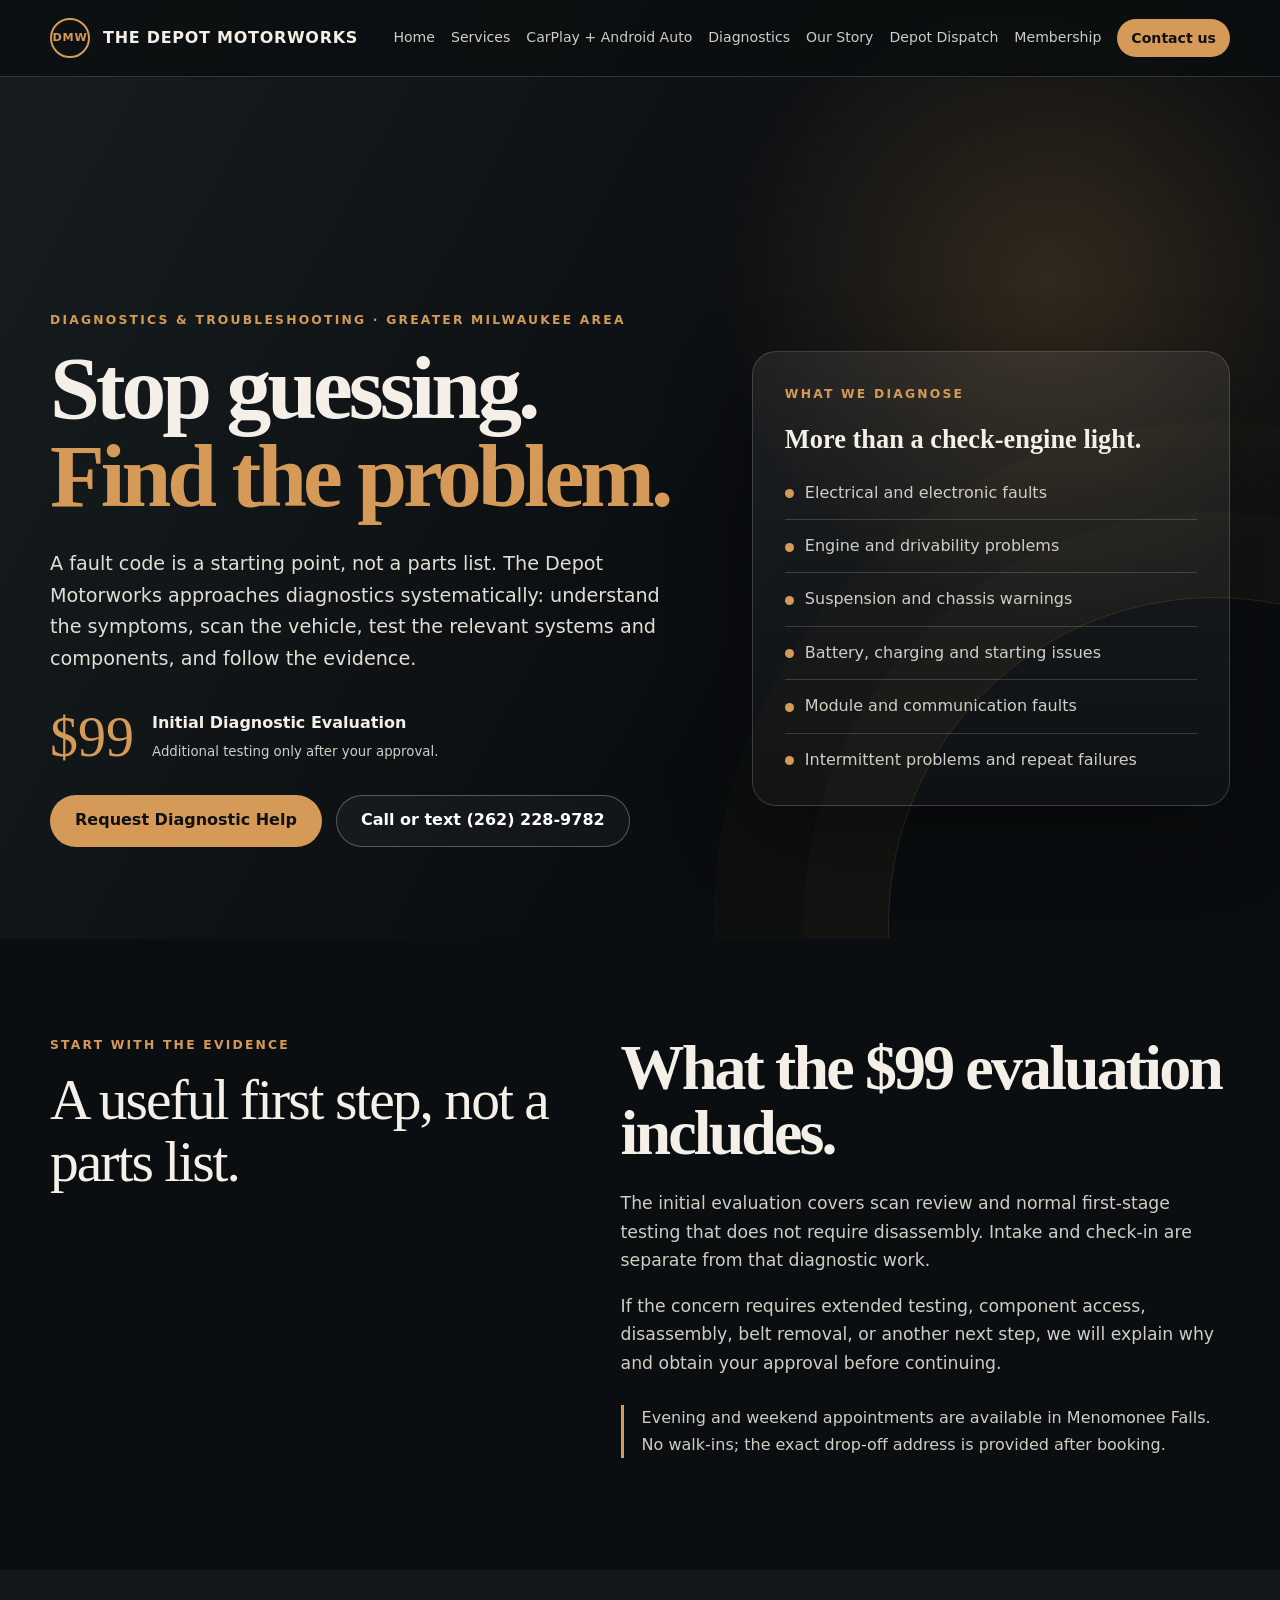
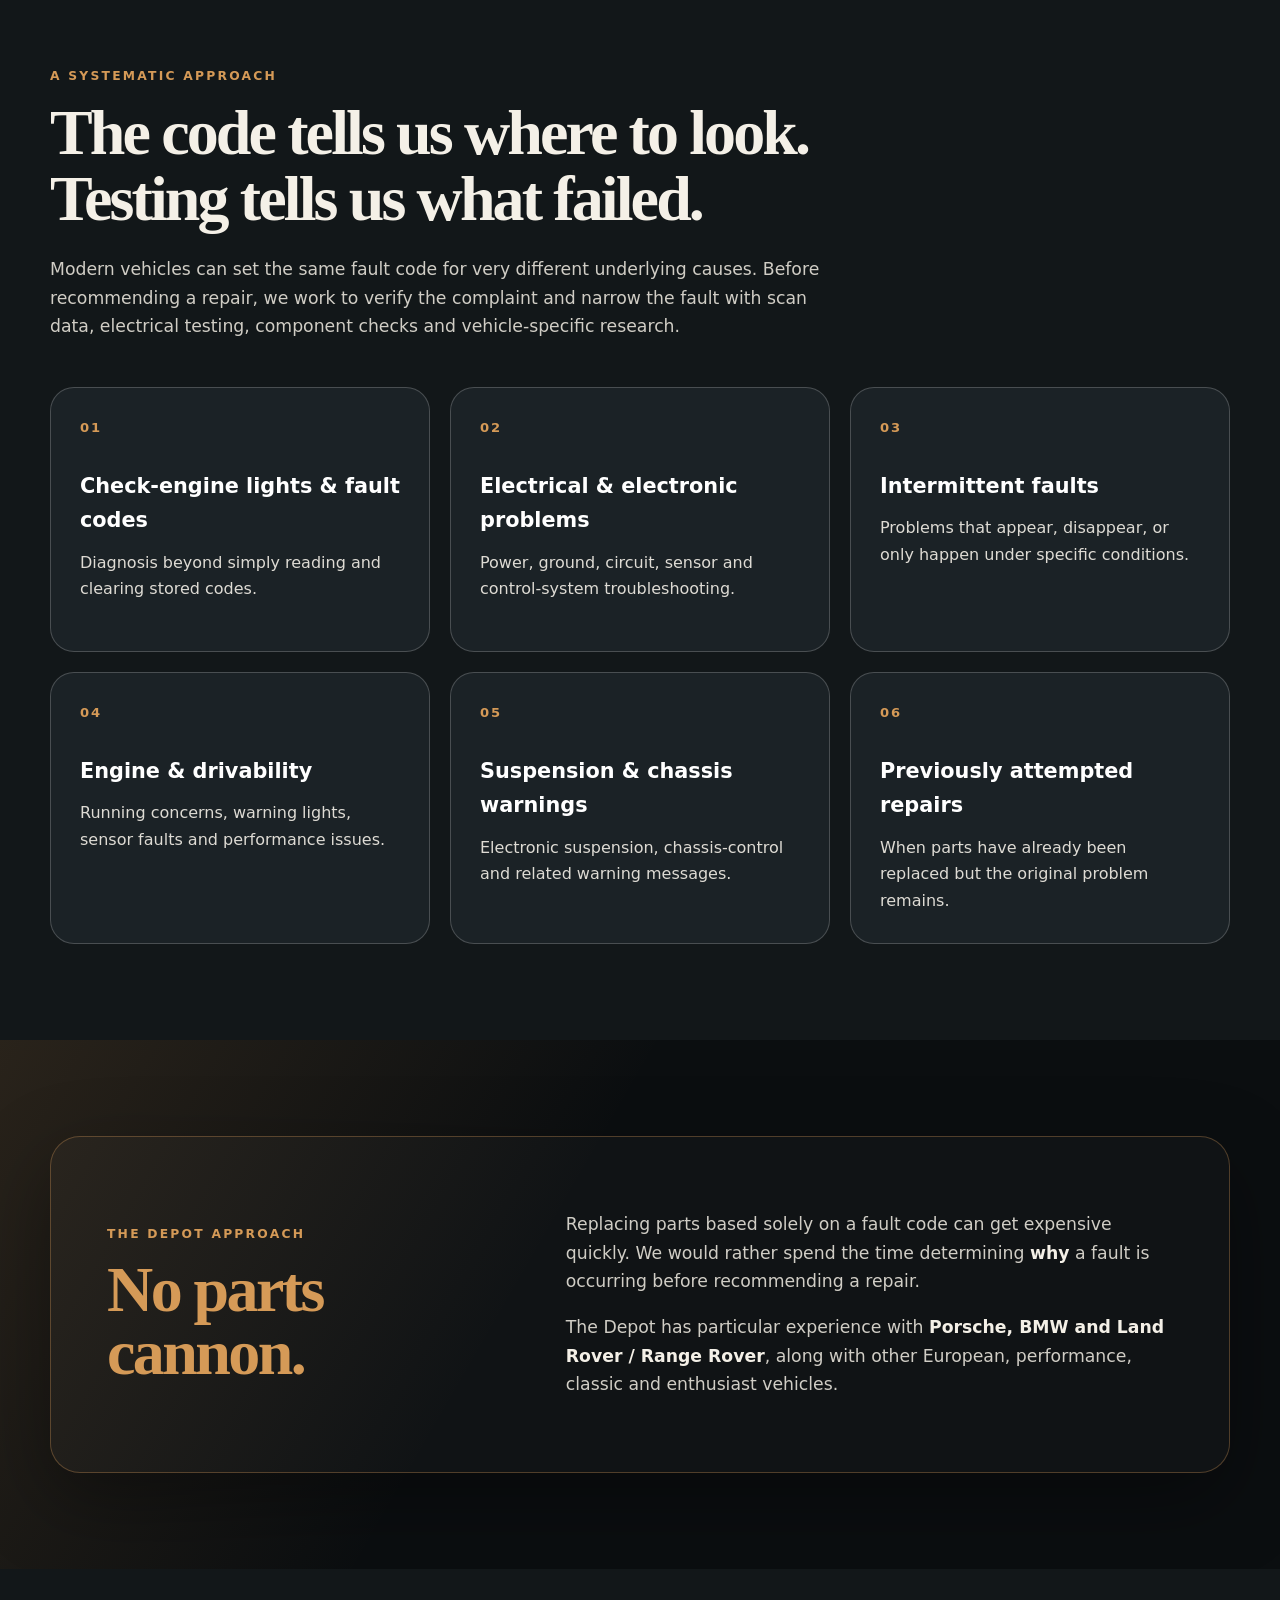
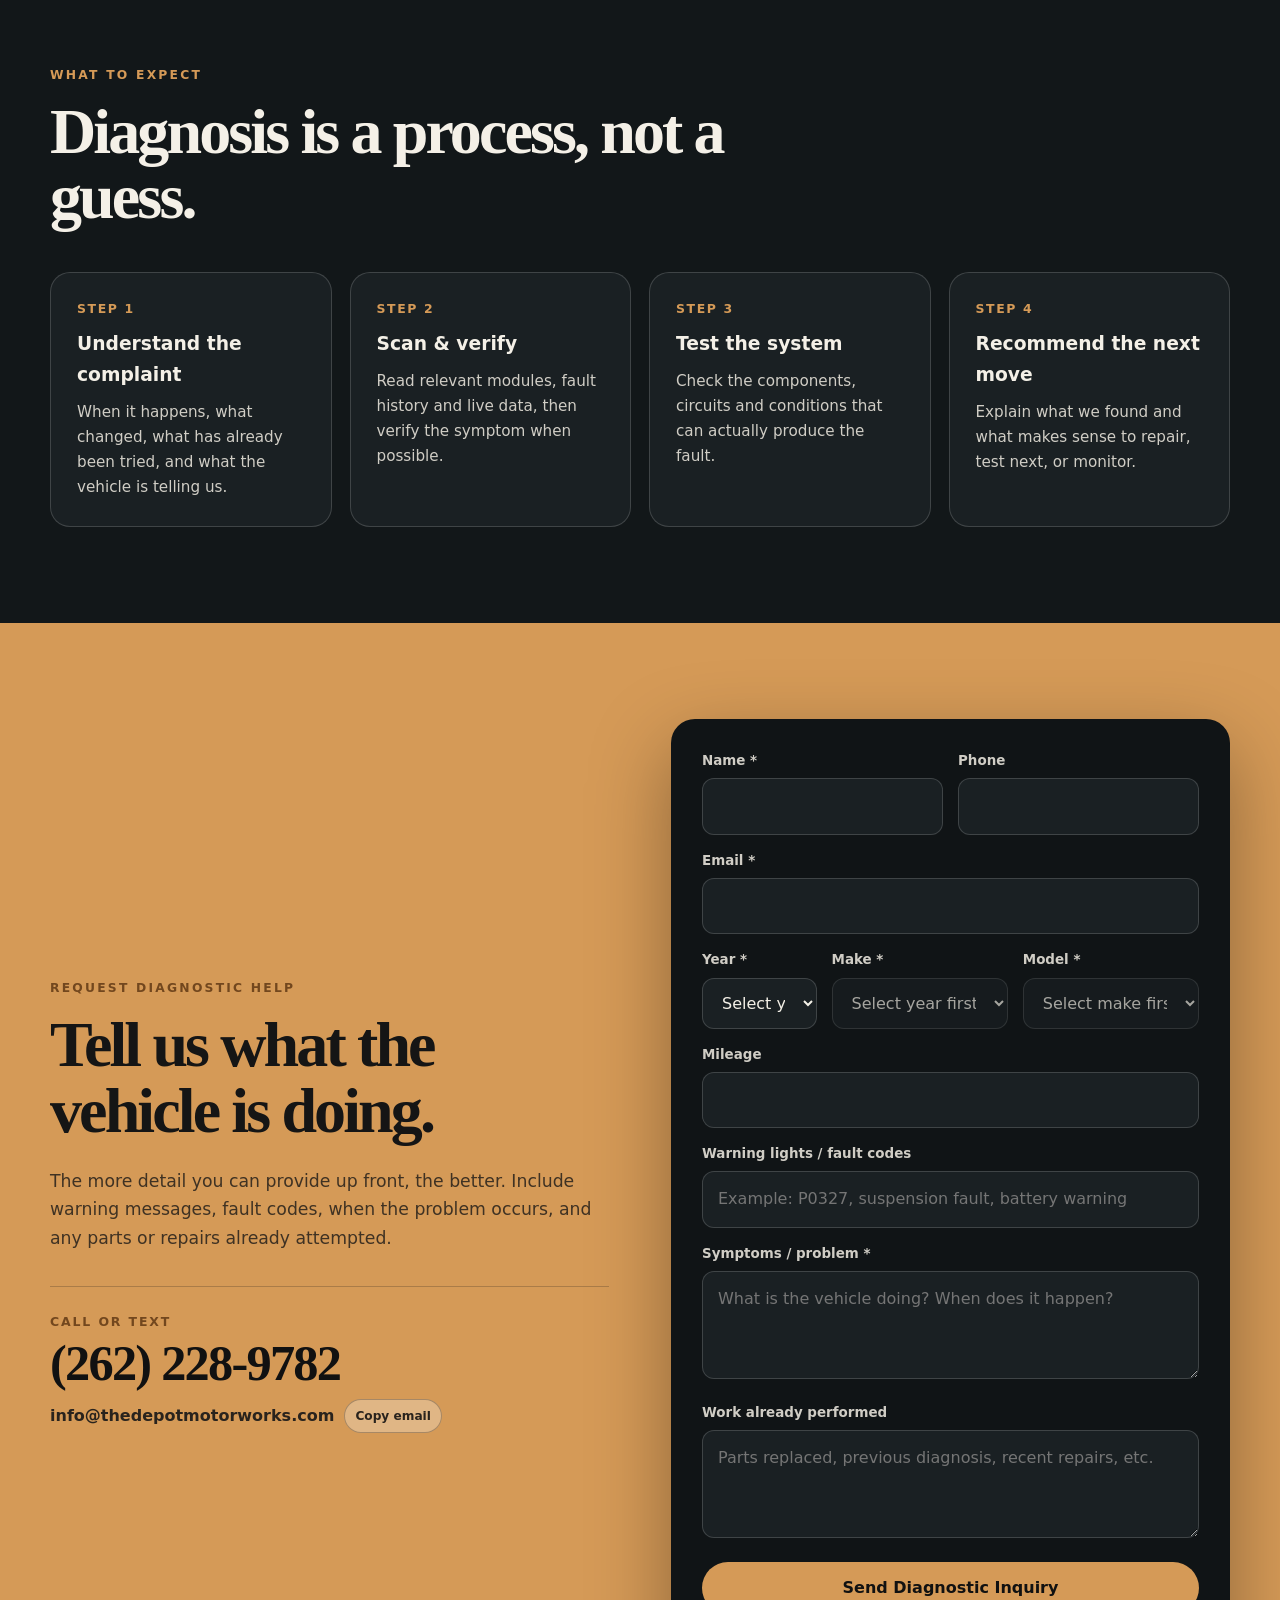
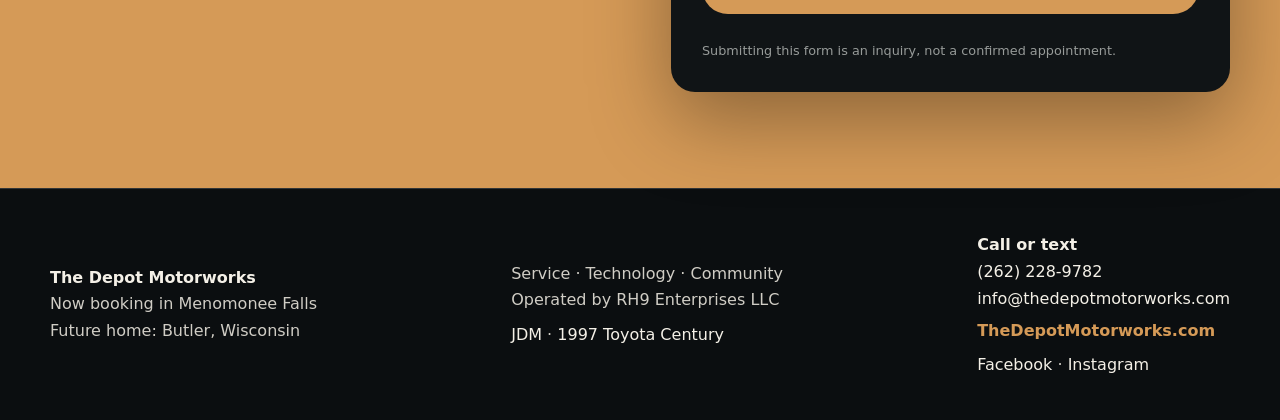
<file: diagnostics-troubleshooting.html>
<!doctype html>
<html lang="en">
<head>
  <meta charset="utf-8">
  <meta name="viewport" content="width=device-width, initial-scale=1">
  <title>Auto Diagnostics Menomonee Falls | The Depot Motorworks</title>
  <meta name="description" content="$99 initial auto diagnostic evaluation in Menomonee Falls. Electrical, engine, drivability, suspension, warning-light, and module troubleshooting.">
  <link rel="canonical" href="https://thedepotmotorworks.com/diagnostics-troubleshooting">
  <meta property="og:type" content="website">
  <meta property="og:site_name" content="The Depot Motorworks">
  <meta property="og:title" content="$99 Initial Auto Diagnostics in Menomonee Falls">
  <meta property="og:description" content="A fault code is a starting point—not a parts list. Systematic troubleshooting for Greater Milwaukee enthusiast vehicles.">
  <meta property="og:url" content="https://thedepotmotorworks.com/diagnostics-troubleshooting">
  <meta property="og:image" content="https://thedepotmotorworks.com/images/ryan-with-collector-car.webp">
  <meta name="twitter:card" content="summary_large_image">
  <meta name="twitter:title" content="$99 Initial Auto Diagnostics in Menomonee Falls">
  <meta name="twitter:description" content="Systematic electrical, engine, drivability, suspension, warning-light, and module troubleshooting.">
  <meta name="twitter:image" content="https://thedepotmotorworks.com/images/ryan-with-collector-car.webp">
  <script type="application/ld+json">
  {
    "@context": "https://schema.org",
    "@type": "Service",
    "name": "Initial Automotive Diagnostic Evaluation",
    "url": "https://thedepotmotorworks.com/diagnostics-troubleshooting",
    "description": "Systematic automotive diagnostic evaluation covering scan review and normal first-stage testing that does not require disassembly.",
    "provider": {"@id": "https://thedepotmotorworks.com/#business"},
    "areaServed": ["Menomonee Falls", "Greater Milwaukee"],
    "offers": {"@type": "Offer", "priceCurrency": "USD", "price": "99", "description": "Initial evaluation; additional testing requires authorization."}
  }
  </script>
  <meta name="theme-color" content="#0b0e10">
  <link rel="stylesheet" href="css/styles.css">
<!-- Meta Pixel Code -->
<script>
!function(f,b,e,v,n,t,s)
{if(f.fbq)return;n=f.fbq=function(){n.callMethod?
n.callMethod.apply(n,arguments):n.queue.push(arguments)};
if(!f._fbq)f._fbq=n;n.push=n;n.loaded=!0;n.version='2.0';
n.queue=[];t=b.createElement(e);t.async=!0;
t.src=v;s=b.getElementsByTagName(e)[0];
s.parentNode.insertBefore(t,s)}(window, document,'script',
'https://connect.facebook.net/en_US/fbevents.js');
fbq('init', '1576387917274548');
fbq('track', 'PageView');
</script>
<noscript><img height="1" width="1" style="display:none"
src="https://www.facebook.com/tr?id=1576387917274548&ev=PageView&noscript=1"
/></noscript>
<!-- End Meta Pixel Code -->
</head>
<body>
<header class="site-header">
  <div class="container header-inner">
    <a class="brand" href="/" aria-label="The Depot Motorworks home"><span class="brand-mark">DMW</span><span>THE DEPOT MOTORWORKS</span></a>
    <button class="menu-toggle" type="button" aria-expanded="false" aria-label="Open menu">☰</button>
    <nav class="nav-links" aria-label="Primary navigation">
      <a href="/">Home</a>
      <a href="/#services">Services</a>
      <a href="/carplay-upgrades">CarPlay + Android Auto</a>
      <a href="/diagnostics-troubleshooting" aria-current="page">Diagnostics</a>
      <a href="/#story">Our Story</a>
      <a href="/depot-dispatch">Depot Dispatch</a>
      <a href="/membership">Membership</a>
      <a class="nav-contact" href="/#contact">Contact us</a>
    </nav>
  </div>
</header>

<main>
  <section class="diagnostics-hero">
    <div class="container diagnostics-hero-grid">
      <div>
        <div class="eyebrow">Diagnostics & Troubleshooting · Greater Milwaukee Area</div>
        <h1 class="display">Stop guessing. <span class="accent-text">Find the problem.</span></h1>
        <p class="hero-copy">A fault code is a starting point, not a parts list. The Depot Motorworks approaches diagnostics systematically: understand the symptoms, scan the vehicle, test the relevant systems and components, and follow the evidence.</p>
        <div class="diagnostic-price-line"><span>$99</span><div><strong>Initial Diagnostic Evaluation</strong><small>Additional testing only after your approval.</small></div></div>
        <div class="hero-actions"><a href="#inquiry" class="button button-primary">Request Diagnostic Help</a><a href="tel:+12622289782" class="button button-secondary">Call or text (262) 228-9782</a></div>
      </div>
      <aside class="diagnostics-hero-card">
        <div class="eyebrow">What We Diagnose</div>
        <h2>More than a check-engine light.</h2>
        <ul class="diagnostics-checklist">
          <li>Electrical and electronic faults</li><li>Engine and drivability problems</li><li>Suspension and chassis warnings</li><li>Battery, charging and starting issues</li><li>Module and communication faults</li><li>Intermittent problems and repeat failures</li>
        </ul>
      </aside>
    </div>
  </section>

  <section class="section diagnostic-offer">
    <div class="container statement-grid">
      <div><div class="eyebrow">Start With the Evidence</div><p class="pullquote">A useful first step, not a parts list.</p></div>
      <div><h2 class="section-title">What the $99 evaluation includes.</h2><p class="copy">The initial evaluation covers scan review and normal first-stage testing that does not require disassembly. Intake and check-in are separate from that diagnostic work.</p><p class="copy">If the concern requires extended testing, component access, disassembly, belt removal, or another next step, we will explain why and obtain your approval before continuing.</p><p class="appointment-note">Evening and weekend appointments are available in Menomonee Falls. No walk-ins; the exact drop-off address is provided after booking.</p></div>
    </div>
  </section>

  <section class="section diagnostics-services">
    <div class="container">
      <div class="eyebrow">A Systematic Approach</div>
      <h2 class="section-title">The code tells us where to look. Testing tells us what failed.</h2>
      <p class="copy">Modern vehicles can set the same fault code for very different underlying causes. Before recommending a repair, we work to verify the complaint and narrow the fault with scan data, electrical testing, component checks and vehicle-specific research.</p>
      <div class="cards diagnostics-cards">
        <article class="card"><div class="card-number">01</div><h3>Check-engine lights & fault codes</h3><p>Diagnosis beyond simply reading and clearing stored codes.</p></article>
        <article class="card"><div class="card-number">02</div><h3>Electrical & electronic problems</h3><p>Power, ground, circuit, sensor and control-system troubleshooting.</p></article>
        <article class="card"><div class="card-number">03</div><h3>Intermittent faults</h3><p>Problems that appear, disappear, or only happen under specific conditions.</p></article>
        <article class="card"><div class="card-number">04</div><h3>Engine & drivability</h3><p>Running concerns, warning lights, sensor faults and performance issues.</p></article>
        <article class="card"><div class="card-number">05</div><h3>Suspension & chassis warnings</h3><p>Electronic suspension, chassis-control and related warning messages.</p></article>
        <article class="card"><div class="card-number">06</div><h3>Previously attempted repairs</h3><p>When parts have already been replaced but the original problem remains.</p></article>
      </div>
    </div>
  </section>

  <section class="section diagnostics-principle">
    <div class="container">
      <div class="diagnostics-principle-box">
        <div><div class="eyebrow">The Depot Approach</div><h2 class="diagnostics-bigline">No parts cannon.</h2></div>
        <div><p class="copy">Replacing parts based solely on a fault code can get expensive quickly. We would rather spend the time determining <strong>why</strong> a fault is occurring before recommending a repair.</p><p class="copy">The Depot has particular experience with <strong>Porsche, BMW and Land Rover / Range Rover</strong>, along with other European, performance, classic and enthusiast vehicles.</p></div>
      </div>
    </div>
  </section>

  <section class="section diagnostics-process-section">
    <div class="container">
      <div class="eyebrow">What to Expect</div><h2 class="section-title">Diagnosis is a process, not a guess.</h2>
      <div class="diagnostics-process">
        <article><strong>Step 1</strong><h3>Understand the complaint</h3><p>When it happens, what changed, what has already been tried, and what the vehicle is telling us.</p></article>
        <article><strong>Step 2</strong><h3>Scan & verify</h3><p>Read relevant modules, fault history and live data, then verify the symptom when possible.</p></article>
        <article><strong>Step 3</strong><h3>Test the system</h3><p>Check the components, circuits and conditions that can actually produce the fault.</p></article>
        <article><strong>Step 4</strong><h3>Recommend the next move</h3><p>Explain what we found and what makes sense to repair, test next, or monitor.</p></article>
      </div>
    </div>
  </section>

  <section class="section signup diagnostics-inquiry" id="inquiry">
    <div class="container signup-grid">
      <div>
        <div class="eyebrow">Request Diagnostic Help</div><h2 class="section-title">Tell us what the vehicle is doing.</h2>
        <p class="copy">The more detail you can provide up front, the better. Include warning messages, fault codes, when the problem occurs, and any parts or repairs already attempted.</p>
        <div class="contact-block"><div class="contact-label">Call or text</div><a class="contact-phone" href="tel:+12622289782">(262) 228-9782</a><div class="email-actions"><a class="contact-email" href="mailto:info@thedepotmotorworks.com">info@thedepotmotorworks.com</a><button class="copy-email" type="button" data-copy-email="info@thedepotmotorworks.com">Copy email</button></div></div>
      </div>
      <form class="form" action="https://formspree.io/f/xwlepbaa" method="post">
        <input type="hidden" name="_subject" value="Depot Diagnostics Inquiry"><input type="text" name="_gotcha" class="hp" tabindex="-1" autocomplete="off" aria-hidden="true">
        <div class="form-grid">
          <div class="field-row"><div><label for="diagnostics-name">Name *</label><input id="diagnostics-name" name="name" type="text" autocomplete="name" required></div><div><label for="diagnostics-phone">Phone</label><input id="diagnostics-phone" name="phone" type="tel" autocomplete="tel"></div></div>
          <div><label for="diagnostics-email">Email *</label><input id="diagnostics-email" name="email" type="email" autocomplete="email" required></div>
          <div class="vehicle-grid vehicle-selector" data-prefix="diagnostics">
            <div><label for="diagnostics-year">Year *</label><select id="diagnostics-year" name="year" data-vehicle-year required><option value="">Select year</option></select></div>
            <div><label for="diagnostics-make">Make *</label><select id="diagnostics-make" name="make" data-vehicle-make required disabled><option value="">Select year first</option></select><input class="other-vehicle-field" data-other-make name="make_other" type="text" placeholder="Enter make" hidden></div>
            <div><label for="diagnostics-model">Model *</label><select id="diagnostics-model" name="model" data-vehicle-model required disabled><option value="">Select make first</option></select><input class="other-vehicle-field" data-other-model name="model_other" type="text" placeholder="Enter model" hidden></div>
          </div>
          <div><label for="mileage">Mileage</label><input id="mileage" name="mileage" type="text" inputmode="numeric"></div>
          <div><label for="codes">Warning lights / fault codes</label><input id="codes" name="warning_lights_or_codes" type="text" placeholder="Example: P0327, suspension fault, battery warning"></div>
          <div><label for="symptoms">Symptoms / problem *</label><textarea id="symptoms" name="symptoms" required placeholder="What is the vehicle doing? When does it happen?"></textarea></div>
          <div><label for="previous">Work already performed</label><textarea id="previous" name="work_already_performed" placeholder="Parts replaced, previous diagnosis, recent repairs, etc."></textarea></div>
          <button type="submit" class="button button-primary">Send Diagnostic Inquiry</button><p class="form-note">Submitting this form is an inquiry, not a confirmed appointment.</p>
        </div>
      </form>
    </div>
  </section>
</main>

<footer><div class="container footer-inner"><div><strong>The Depot Motorworks</strong><br>Now booking in Menomonee Falls<br>Future home: Butler, Wisconsin</div><div>Service · Technology · Community<br>Operated by RH9 Enterprises LLC<br><span class="footer-pages"><a href="/jdm">JDM</a><span aria-hidden="true"> · </span><a href="/spotlight/century/">1997 Toyota Century</a></span></div><div class="footer-contact"><strong>Call or text</strong><br><a href="tel:+12622289782">(262) 228-9782</a><br><a href="mailto:info@thedepotmotorworks.com">info@thedepotmotorworks.com</a><br><span class="domain">TheDepotMotorworks.com</span><br><span class="footer-social"><a href="https://www.facebook.com/profile.php?id=61592603219279" target="_blank" rel="noopener noreferrer" aria-label="The Depot Motorworks on Facebook">Facebook</a><span aria-hidden="true"> · </span><a href="https://www.instagram.com/thedepotmotorworks/" target="_blank" rel="noopener noreferrer" aria-label="The Depot Motorworks on Instagram">Instagram</a></span></div></div></footer>
<script src="js/main.js"></script>
<script type="text/javascript" id="hs-script-loader" async defer src="//js-na2.hs-scripts.com/247131305.js"></script>
</body>
</html>
</file>
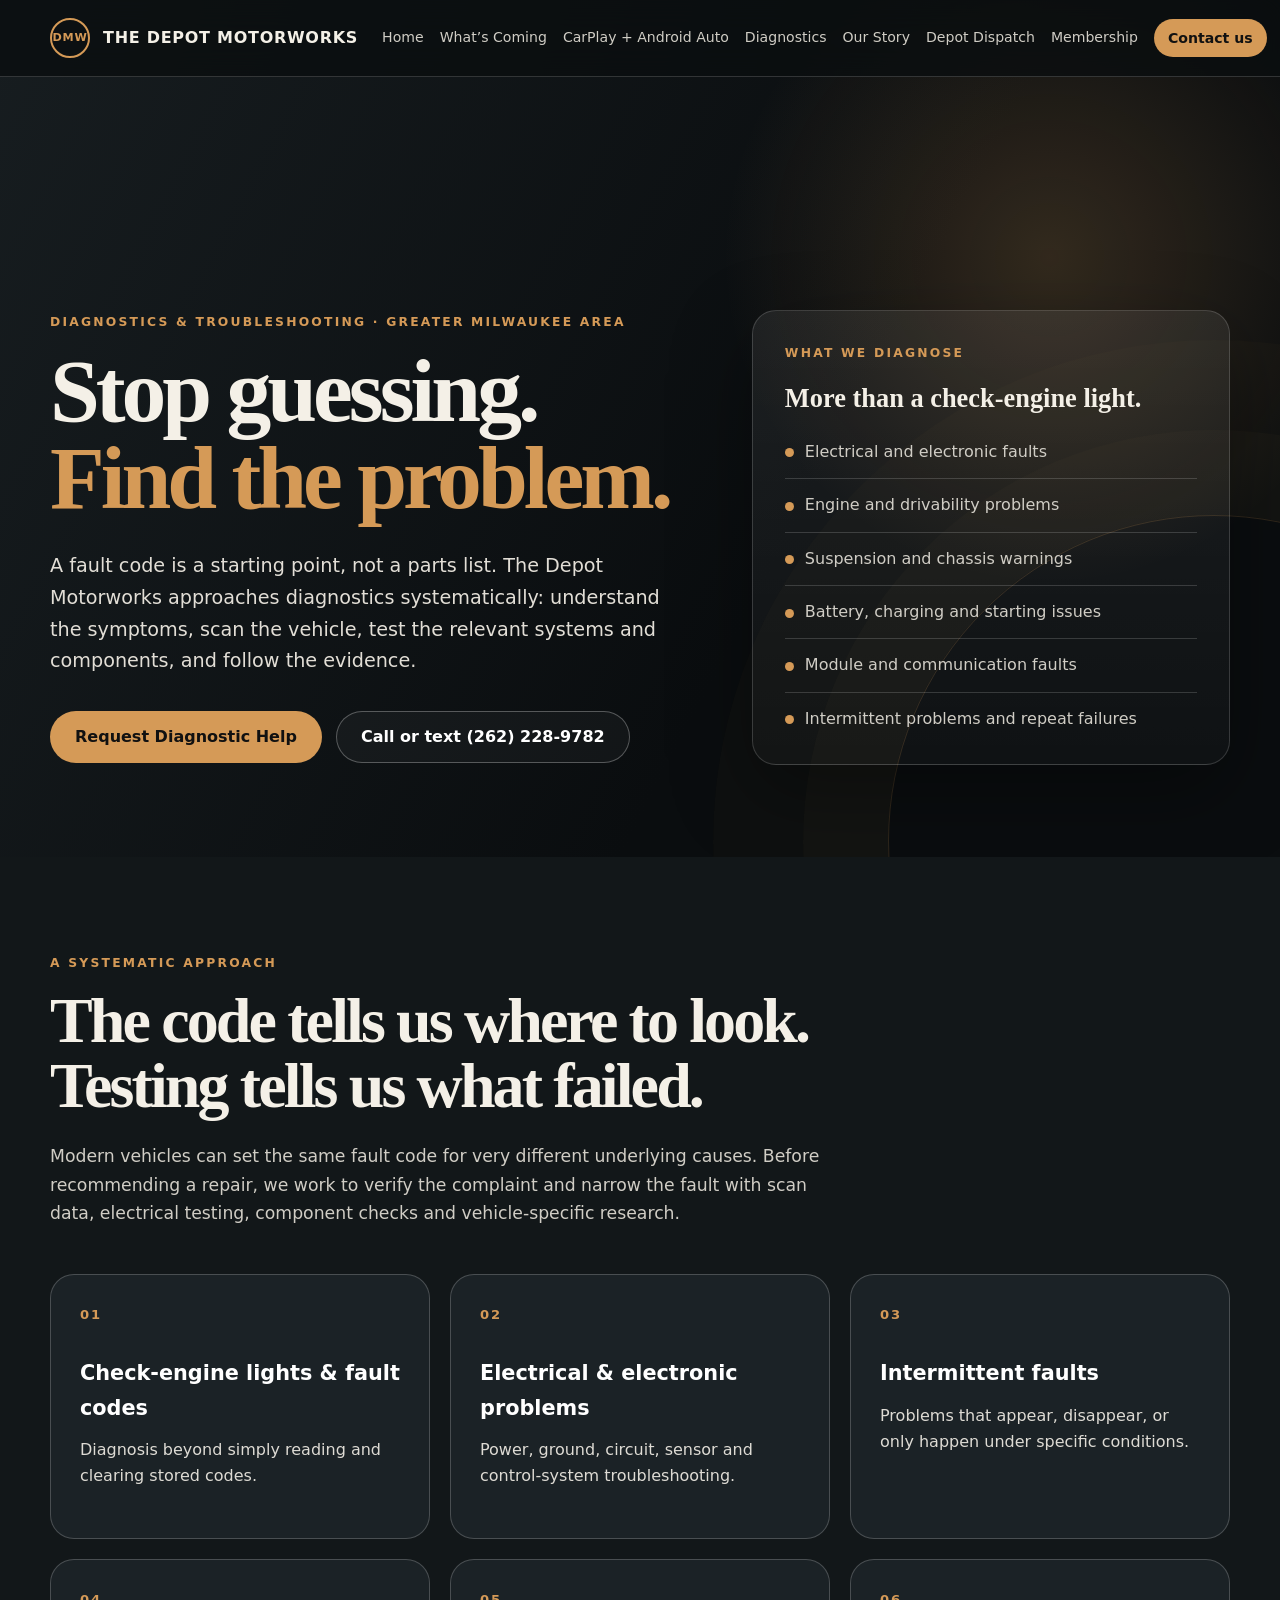
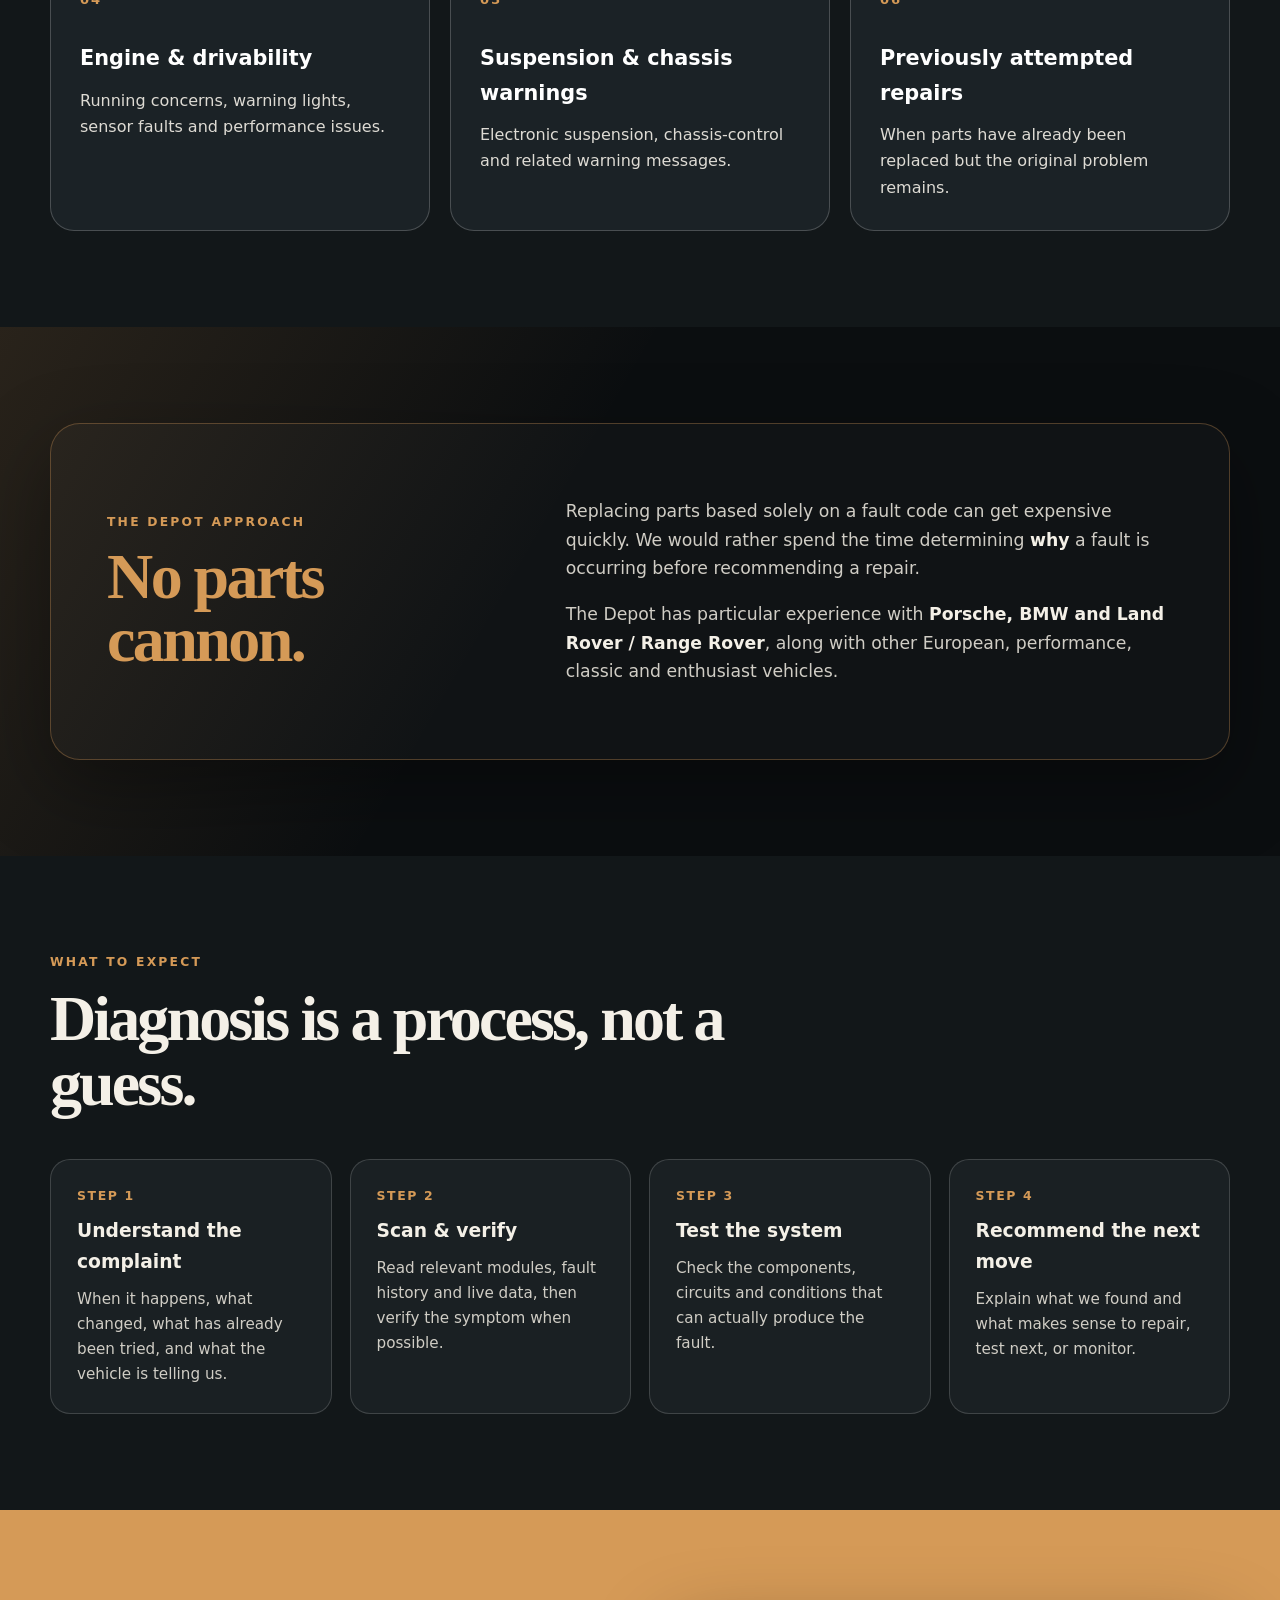
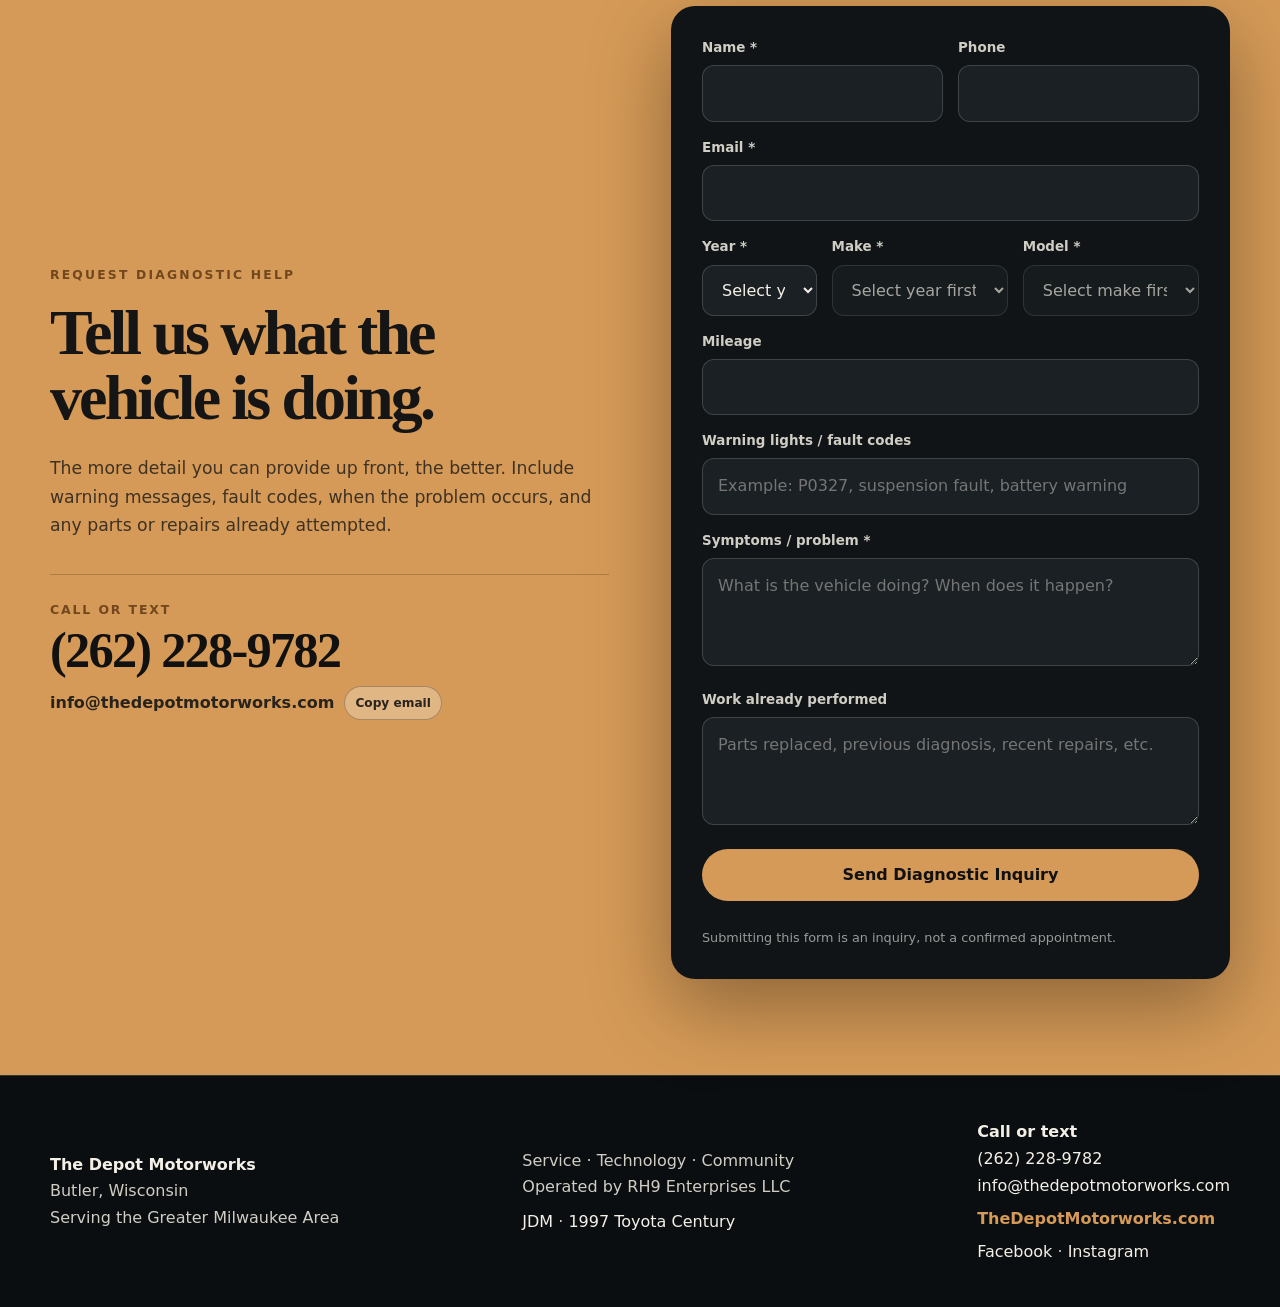
<file: diagnostics.html>
<!doctype html>
<html lang="en">
<head>
  <meta charset="utf-8">
  <meta name="viewport" content="width=device-width, initial-scale=1">
  <title>Auto Diagnostics Menomonee Falls | The Depot Motorworks</title>
  <meta name="description" content="$99 initial auto diagnostic evaluation in Menomonee Falls. Electrical, engine, drivability, suspension, warning-light, and module troubleshooting.">
  <link rel="canonical" href="https://thedepotmotorworks.com/diagnostics-troubleshooting">
  <meta property="og:type" content="website">
  <meta property="og:title" content="Diagnostics & Troubleshooting | The Depot Motorworks">
  <meta property="og:description" content="Stop guessing. Find the problem. Systematic diagnostics for enthusiast vehicles in the greater Milwaukee area.">
  <meta property="og:url" content="https://thedepotmotorworks.com/diagnostics-troubleshooting">
  <meta property="og:site_name" content="The Depot Motorworks">
  <meta property="og:image" content="https://thedepotmotorworks.com/images/ryan-with-collector-car.webp">
  <meta name="twitter:card" content="summary_large_image">
  <meta name="twitter:title" content="Diagnostics & Troubleshooting | The Depot Motorworks">
  <meta name="twitter:description" content="Stop guessing. Find the problem. Systematic diagnostics for enthusiast vehicles in the greater Milwaukee area.">
  <meta name="twitter:image" content="https://thedepotmotorworks.com/images/ryan-with-collector-car.webp">
  <meta name="theme-color" content="#0b0e10">
  <link rel="stylesheet" href="css/styles.css">
<!-- Meta Pixel Code -->
<script>
!function(f,b,e,v,n,t,s)
{if(f.fbq)return;n=f.fbq=function(){n.callMethod?
n.callMethod.apply(n,arguments):n.queue.push(arguments)};
if(!f._fbq)f._fbq=n;n.push=n;n.loaded=!0;n.version='2.0';
n.queue=[];t=b.createElement(e);t.async=!0;
t.src=v;s=b.getElementsByTagName(e)[0];
s.parentNode.insertBefore(t,s)}(window, document,'script',
'https://connect.facebook.net/en_US/fbevents.js');
fbq('init', '1576387917274548');
fbq('track', 'PageView');
</script>
<noscript><img height="1" width="1" style="display:none"
src="https://www.facebook.com/tr?id=1576387917274548&ev=PageView&noscript=1"
/></noscript>
<!-- End Meta Pixel Code -->
</head>
<body>
<header class="site-header">
  <div class="container header-inner">
    <a class="brand" href="/" aria-label="The Depot Motorworks home"><span class="brand-mark">DMW</span><span>THE DEPOT MOTORWORKS</span></a>
    <button class="menu-toggle" type="button" aria-expanded="false" aria-label="Open menu">☰</button>
    <nav class="nav-links" aria-label="Primary navigation">
      <a href="/">Home</a>
      <a href="/#services">What’s Coming</a>
      <a href="/carplay-upgrades">CarPlay + Android Auto</a>
      <a href="/diagnostics-troubleshooting" aria-current="page">Diagnostics</a>
      <a href="/#story">Our Story</a>
      <a href="/depot-dispatch">Depot Dispatch</a>
      <a href="/membership">Membership</a>
      <a class="nav-contact" href="/#contact">Contact us</a>
    </nav>
  </div>
</header>

<main>
  <section class="diagnostics-hero">
    <div class="container diagnostics-hero-grid">
      <div>
        <div class="eyebrow">Diagnostics & Troubleshooting · Greater Milwaukee Area</div>
        <h1 class="display">Stop guessing. <span class="accent-text">Find the problem.</span></h1>
        <p class="hero-copy">A fault code is a starting point, not a parts list. The Depot Motorworks approaches diagnostics systematically: understand the symptoms, scan the vehicle, test the relevant systems and components, and follow the evidence.</p>
        <div class="hero-actions"><a href="#inquiry" class="button button-primary">Request Diagnostic Help</a><a href="tel:+12622289782" class="button button-secondary">Call or text (262) 228-9782</a></div>
      </div>
      <aside class="diagnostics-hero-card">
        <div class="eyebrow">What We Diagnose</div>
        <h2>More than a check-engine light.</h2>
        <ul class="diagnostics-checklist">
          <li>Electrical and electronic faults</li><li>Engine and drivability problems</li><li>Suspension and chassis warnings</li><li>Battery, charging and starting issues</li><li>Module and communication faults</li><li>Intermittent problems and repeat failures</li>
        </ul>
      </aside>
    </div>
  </section>

  <section class="section diagnostics-services">
    <div class="container">
      <div class="eyebrow">A Systematic Approach</div>
      <h2 class="section-title">The code tells us where to look. Testing tells us what failed.</h2>
      <p class="copy">Modern vehicles can set the same fault code for very different underlying causes. Before recommending a repair, we work to verify the complaint and narrow the fault with scan data, electrical testing, component checks and vehicle-specific research.</p>
      <div class="cards diagnostics-cards">
        <article class="card"><div class="card-number">01</div><h3>Check-engine lights & fault codes</h3><p>Diagnosis beyond simply reading and clearing stored codes.</p></article>
        <article class="card"><div class="card-number">02</div><h3>Electrical & electronic problems</h3><p>Power, ground, circuit, sensor and control-system troubleshooting.</p></article>
        <article class="card"><div class="card-number">03</div><h3>Intermittent faults</h3><p>Problems that appear, disappear, or only happen under specific conditions.</p></article>
        <article class="card"><div class="card-number">04</div><h3>Engine & drivability</h3><p>Running concerns, warning lights, sensor faults and performance issues.</p></article>
        <article class="card"><div class="card-number">05</div><h3>Suspension & chassis warnings</h3><p>Electronic suspension, chassis-control and related warning messages.</p></article>
        <article class="card"><div class="card-number">06</div><h3>Previously attempted repairs</h3><p>When parts have already been replaced but the original problem remains.</p></article>
      </div>
    </div>
  </section>

  <section class="section diagnostics-principle">
    <div class="container">
      <div class="diagnostics-principle-box">
        <div><div class="eyebrow">The Depot Approach</div><h2 class="diagnostics-bigline">No parts cannon.</h2></div>
        <div><p class="copy">Replacing parts based solely on a fault code can get expensive quickly. We would rather spend the time determining <strong>why</strong> a fault is occurring before recommending a repair.</p><p class="copy">The Depot has particular experience with <strong>Porsche, BMW and Land Rover / Range Rover</strong>, along with other European, performance, classic and enthusiast vehicles.</p></div>
      </div>
    </div>
  </section>

  <section class="section diagnostics-process-section">
    <div class="container">
      <div class="eyebrow">What to Expect</div><h2 class="section-title">Diagnosis is a process, not a guess.</h2>
      <div class="diagnostics-process">
        <article><strong>Step 1</strong><h3>Understand the complaint</h3><p>When it happens, what changed, what has already been tried, and what the vehicle is telling us.</p></article>
        <article><strong>Step 2</strong><h3>Scan & verify</h3><p>Read relevant modules, fault history and live data, then verify the symptom when possible.</p></article>
        <article><strong>Step 3</strong><h3>Test the system</h3><p>Check the components, circuits and conditions that can actually produce the fault.</p></article>
        <article><strong>Step 4</strong><h3>Recommend the next move</h3><p>Explain what we found and what makes sense to repair, test next, or monitor.</p></article>
      </div>
    </div>
  </section>

  <section class="section signup diagnostics-inquiry" id="inquiry">
    <div class="container signup-grid">
      <div>
        <div class="eyebrow">Request Diagnostic Help</div><h2 class="section-title">Tell us what the vehicle is doing.</h2>
        <p class="copy">The more detail you can provide up front, the better. Include warning messages, fault codes, when the problem occurs, and any parts or repairs already attempted.</p>
        <div class="contact-block"><div class="contact-label">Call or text</div><a class="contact-phone" href="tel:+12622289782">(262) 228-9782</a><div class="email-actions"><a class="contact-email" href="mailto:info@thedepotmotorworks.com">info@thedepotmotorworks.com</a><button class="copy-email" type="button" data-copy-email="info@thedepotmotorworks.com">Copy email</button></div></div>
      </div>
      <form class="form" action="https://formspree.io/f/xwlepbaa" method="post">
        <input type="hidden" name="_subject" value="Depot Diagnostics Inquiry"><input type="text" name="_gotcha" class="hp" tabindex="-1" autocomplete="off" aria-hidden="true">
        <div class="form-grid">
          <div class="field-row"><div><label for="diagnostics-name">Name *</label><input id="diagnostics-name" name="name" type="text" autocomplete="name" required></div><div><label for="diagnostics-phone">Phone</label><input id="diagnostics-phone" name="phone" type="tel" autocomplete="tel"></div></div>
          <div><label for="diagnostics-email">Email *</label><input id="diagnostics-email" name="email" type="email" autocomplete="email" required></div>
          <div class="vehicle-grid vehicle-selector" data-prefix="diagnostics">
            <div><label for="diagnostics-year">Year *</label><select id="diagnostics-year" name="year" data-vehicle-year required><option value="">Select year</option></select></div>
            <div><label for="diagnostics-make">Make *</label><select id="diagnostics-make" name="make" data-vehicle-make required disabled><option value="">Select year first</option></select><input class="other-vehicle-field" data-other-make name="make_other" type="text" placeholder="Enter make" hidden></div>
            <div><label for="diagnostics-model">Model *</label><select id="diagnostics-model" name="model" data-vehicle-model required disabled><option value="">Select make first</option></select><input class="other-vehicle-field" data-other-model name="model_other" type="text" placeholder="Enter model" hidden></div>
          </div>
          <div><label for="mileage">Mileage</label><input id="mileage" name="mileage" type="text" inputmode="numeric"></div>
          <div><label for="codes">Warning lights / fault codes</label><input id="codes" name="warning_lights_or_codes" type="text" placeholder="Example: P0327, suspension fault, battery warning"></div>
          <div><label for="symptoms">Symptoms / problem *</label><textarea id="symptoms" name="symptoms" required placeholder="What is the vehicle doing? When does it happen?"></textarea></div>
          <div><label for="previous">Work already performed</label><textarea id="previous" name="work_already_performed" placeholder="Parts replaced, previous diagnosis, recent repairs, etc."></textarea></div>
          <button type="submit" class="button button-primary">Send Diagnostic Inquiry</button><p class="form-note">Submitting this form is an inquiry, not a confirmed appointment.</p>
        </div>
      </form>
    </div>
  </section>
</main>

<footer><div class="container footer-inner"><div><strong>The Depot Motorworks</strong><br>Butler, Wisconsin<br>Serving the Greater Milwaukee Area</div><div>Service · Technology · Community<br>Operated by RH9 Enterprises LLC<br><span class="footer-pages"><a href="/jdm">JDM</a><span aria-hidden="true"> · </span><a href="/spotlight/century/">1997 Toyota Century</a></span></div><div class="footer-contact"><strong>Call or text</strong><br><a href="tel:+12622289782">(262) 228-9782</a><br><a href="mailto:info@thedepotmotorworks.com">info@thedepotmotorworks.com</a><br><span class="domain">TheDepotMotorworks.com</span><br><span class="footer-social"><a href="https://www.facebook.com/profile.php?id=61592603219279" target="_blank" rel="noopener noreferrer" aria-label="The Depot Motorworks on Facebook">Facebook</a><span aria-hidden="true"> · </span><a href="https://www.instagram.com/thedepotmotorworks/" target="_blank" rel="noopener noreferrer" aria-label="The Depot Motorworks on Instagram">Instagram</a></span></div></div></footer>
<script src="js/main.js"></script>
<script type="text/javascript" id="hs-script-loader" async defer src="//js-na2.hs-scripts.com/247131305.js"></script>
</body>
</html>
</file>
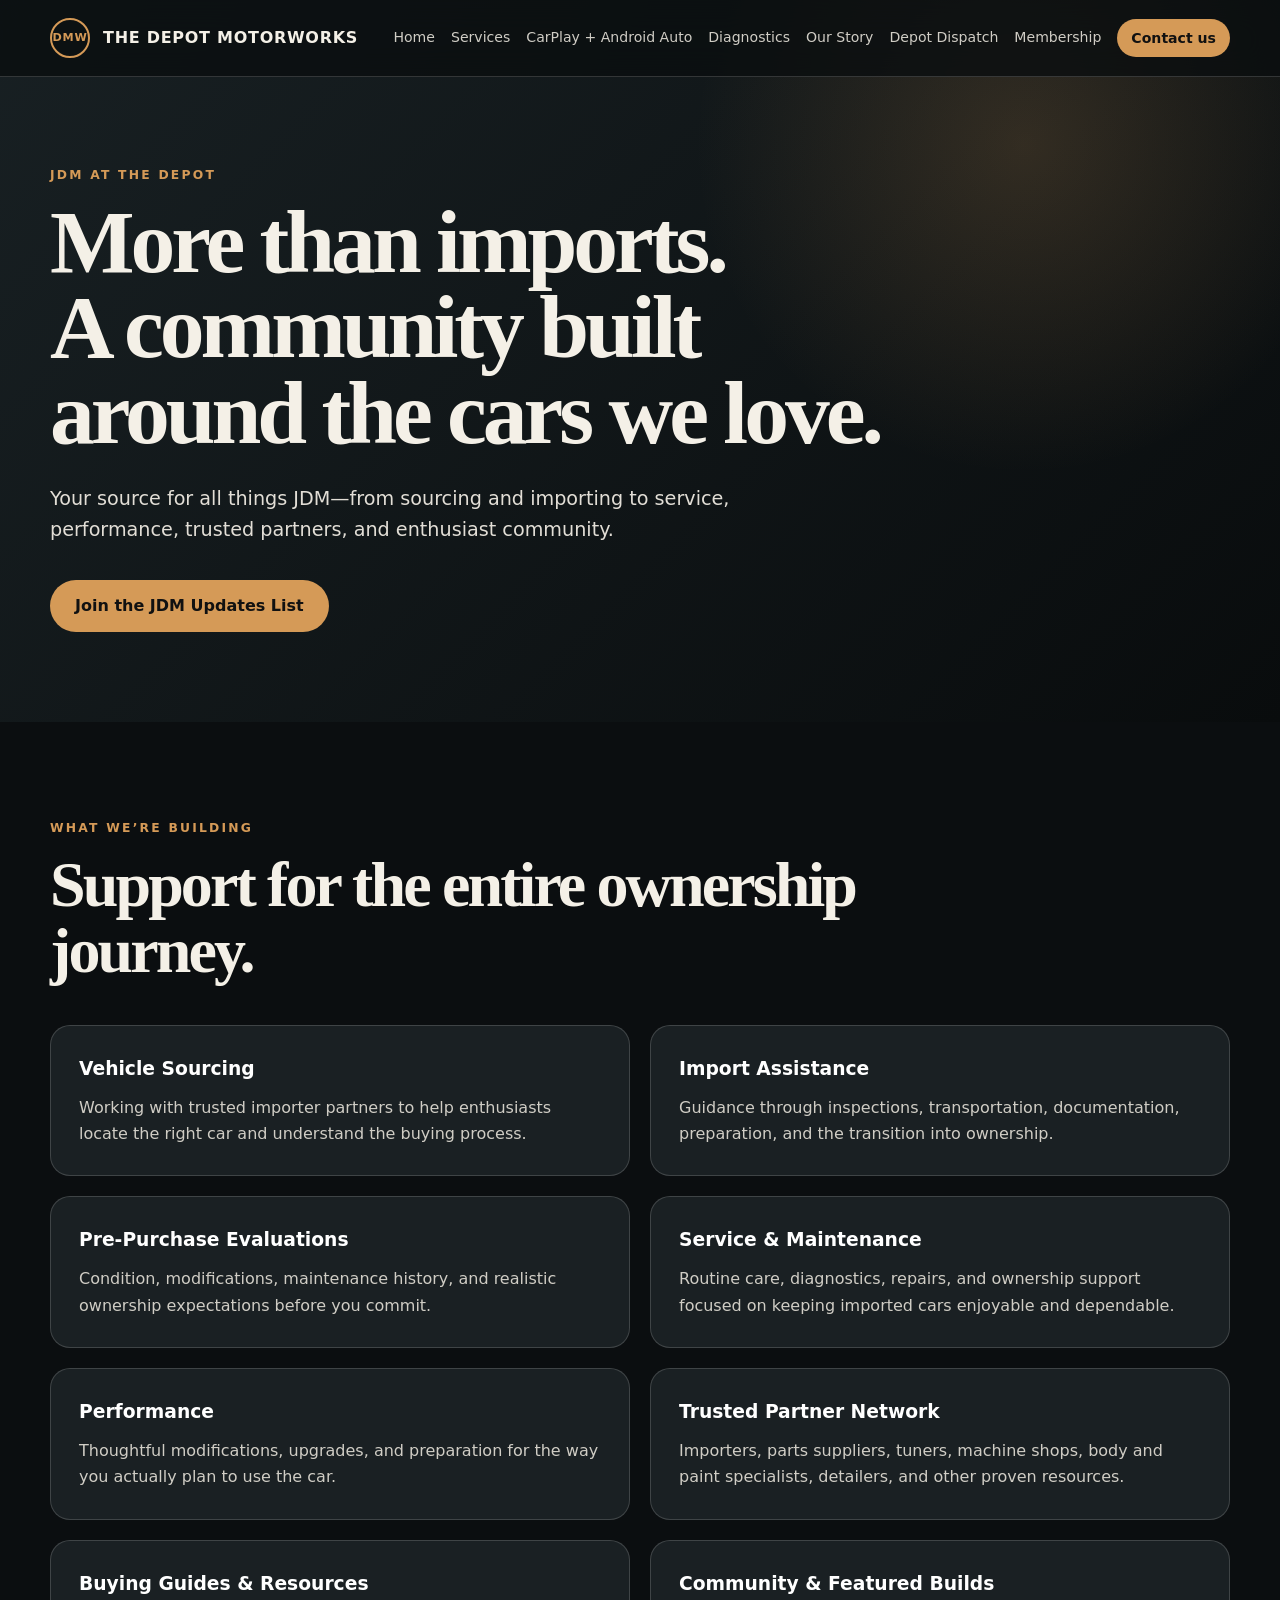
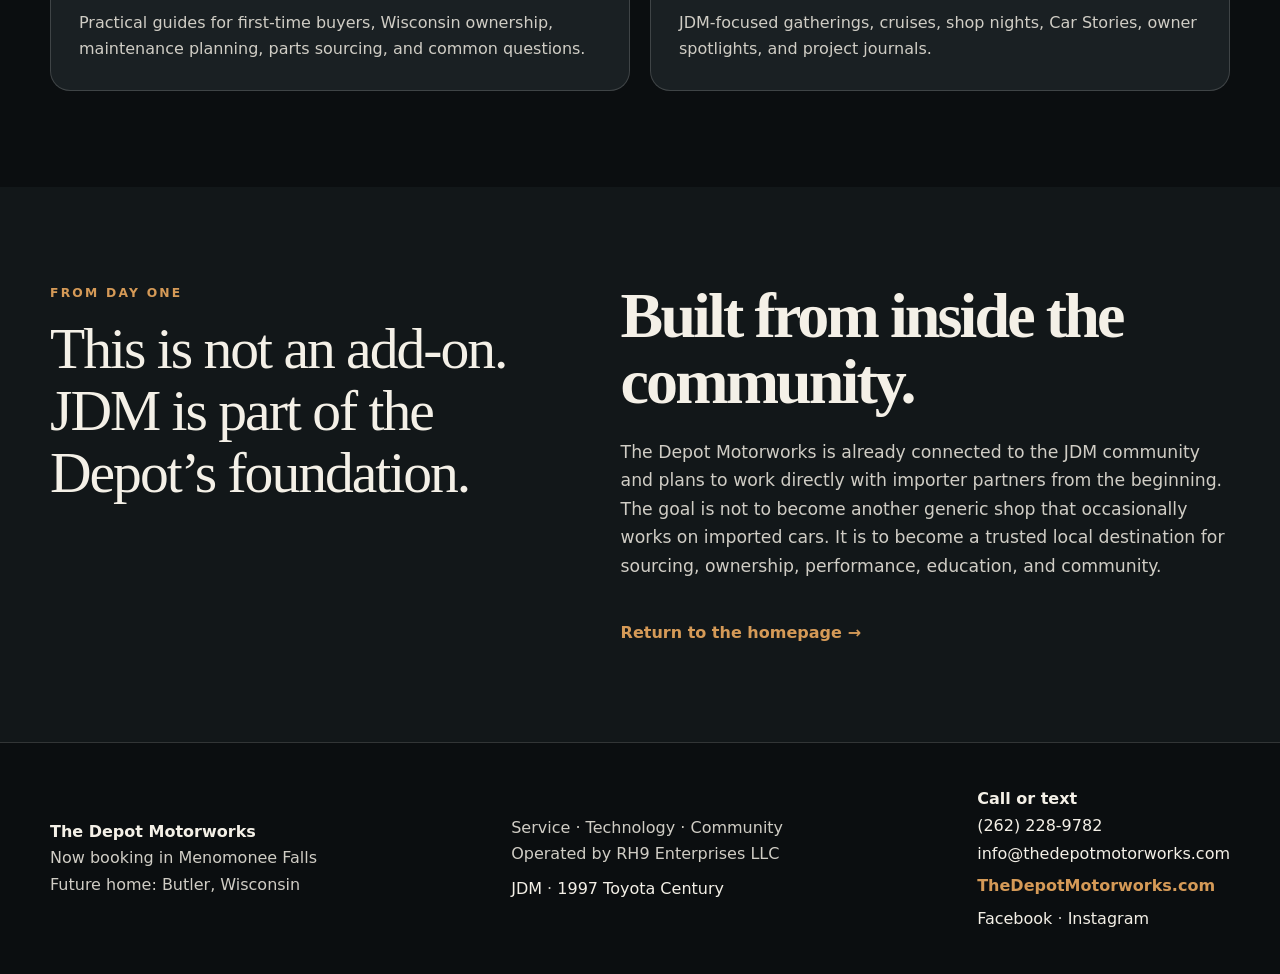
<file: jdm.html>
<!doctype html>
<html lang="en">
<head>
  <meta charset="utf-8">
  <meta name="viewport" content="width=device-width, initial-scale=1">
  <meta name="description" content="JDM cars, stories, and community at The Depot Motorworks. Japanese enthusiast vehicles are welcome in the broader Greater Milwaukee automotive community.">
  <title>JDM Cars & Community Milwaukee | The Depot Motorworks</title>
  <link rel="canonical" href="https://thedepotmotorworks.com/jdm">
  <link rel="stylesheet" href="css/styles.css">
  <meta property="og:type" content="website">
  <meta property="og:site_name" content="The Depot Motorworks">
  <meta property="og:title" content="JDM Cars & Community at The Depot">
  <meta property="og:description" content="Japanese enthusiast vehicles are welcome as part of the broader Greater Milwaukee automotive community.">
  <meta property="og:url" content="https://thedepotmotorworks.com/jdm">
  <meta property="og:image" content="https://thedepotmotorworks.com/images/depot-hero-concept.webp">
  <meta name="twitter:card" content="summary_large_image">
  <meta name="twitter:title" content="JDM Cars & Community at The Depot">
  <meta name="twitter:description" content="Japanese enthusiast vehicles are welcome as part of the broader Greater Milwaukee automotive community.">
  <meta name="twitter:image" content="https://thedepotmotorworks.com/images/depot-hero-concept.webp">
<!-- Meta Pixel Code -->
<script>
!function(f,b,e,v,n,t,s)
{if(f.fbq)return;n=f.fbq=function(){n.callMethod?
n.callMethod.apply(n,arguments):n.queue.push(arguments)};
if(!f._fbq)f._fbq=n;n.push=n;n.loaded=!0;n.version='2.0';
n.queue=[];t=b.createElement(e);t.async=!0;
t.src=v;s=b.getElementsByTagName(e)[0];
s.parentNode.insertBefore(t,s)}(window, document,'script',
'https://connect.facebook.net/en_US/fbevents.js');
fbq('init', '1576387917274548');
fbq('track', 'PageView');
</script>
<noscript><img height="1" width="1" style="display:none"
src="https://www.facebook.com/tr?id=1576387917274548&ev=PageView&noscript=1"
/></noscript>
<!-- End Meta Pixel Code -->
</head>
<body>

<header class="site-header">
  <div class="container header-inner">
    <a class="brand" href="/" aria-label="The Depot Motorworks home">
      <span class="brand-mark">DMW</span>
      <span>THE DEPOT MOTORWORKS</span>
    </a>
    <button class="menu-toggle" type="button" aria-expanded="false" aria-label="Open menu">☰</button>
    <nav class="nav-links" aria-label="Primary navigation">
      <a href="/">Home</a>
      <a href="/#services">Services</a>
      <a href="/carplay-upgrades">CarPlay + Android Auto</a>
      <a href="/diagnostics-troubleshooting">Diagnostics</a>
      <a href="/#story">Our Story</a>
      <a href="/depot-dispatch">Depot Dispatch</a>
      <a href="/membership">Membership</a>
      <a class="nav-contact" href="/#contact">Contact us</a>
    </nav>
  </div>
</header>

<main>
  <section class="page-hero">
    <div class="container">
      <div class="eyebrow">JDM at the Depot</div>
      <h1 class="display">More than imports.<br>A community built around the cars we love.</h1>
      <p class="hero-copy">Your source for all things JDM—from sourcing and importing to service, performance, trusted partners, and enthusiast community.</p>
      <a class="button button-primary" href="/#dispatch">Join the JDM Updates List</a>
    </div>
  </section>

  <section class="section">
    <div class="container">
      <div class="eyebrow">What We’re Building</div>
      <h2 class="section-title">Support for the entire ownership journey.</h2>
      <div class="feature-list">
        <article class="feature"><h3>Vehicle Sourcing</h3><p>Working with trusted importer partners to help enthusiasts locate the right car and understand the buying process.</p></article>
        <article class="feature"><h3>Import Assistance</h3><p>Guidance through inspections, transportation, documentation, preparation, and the transition into ownership.</p></article>
        <article class="feature"><h3>Pre-Purchase Evaluations</h3><p>Condition, modifications, maintenance history, and realistic ownership expectations before you commit.</p></article>
        <article class="feature"><h3>Service & Maintenance</h3><p>Routine care, diagnostics, repairs, and ownership support focused on keeping imported cars enjoyable and dependable.</p></article>
        <article class="feature"><h3>Performance</h3><p>Thoughtful modifications, upgrades, and preparation for the way you actually plan to use the car.</p></article>
        <article class="feature"><h3>Trusted Partner Network</h3><p>Importers, parts suppliers, tuners, machine shops, body and paint specialists, detailers, and other proven resources.</p></article>
        <article class="feature"><h3>Buying Guides & Resources</h3><p>Practical guides for first-time buyers, Wisconsin ownership, maintenance planning, parts sourcing, and common questions.</p></article>
        <article class="feature"><h3>Community & Featured Builds</h3><p>JDM-focused gatherings, cruises, shop nights, Car Stories, owner spotlights, and project journals.</p></article>
      </div>
    </div>
  </section>

  <section class="section statement">
    <div class="container statement-grid">
      <div><div class="eyebrow">From Day One</div><p class="pullquote">This is not an add-on. JDM is part of the Depot’s foundation.</p></div>
      <div>
        <h2 class="section-title">Built from inside the community.</h2>
        <p class="copy">The Depot Motorworks is already connected to the JDM community and plans to work directly with importer partners from the beginning. The goal is not to become another generic shop that occasionally works on imported cars. It is to become a trusted local destination for sourcing, ownership, performance, education, and community.</p>
        <a class="text-link" href="/">Return to the homepage</a>
      </div>
    </div>
  </section>
</main>

<footer>
  <div class="container footer-inner">
    <div><strong>The Depot Motorworks</strong><br>Now booking in Menomonee Falls<br>Future home: Butler, Wisconsin</div>
    <div>Service · Technology · Community<br>Operated by RH9 Enterprises LLC<br><span class="footer-pages"><a href="/jdm">JDM</a><span aria-hidden="true"> · </span><a href="/spotlight/century/">1997 Toyota Century</a></span></div>
    <div class="footer-contact"><strong>Call or text</strong><br><a href="tel:+12622289782">(262) 228-9782</a><br><a href="mailto:info@thedepotmotorworks.com">info@thedepotmotorworks.com</a><br><span class="domain">TheDepotMotorworks.com</span><br><span class="footer-social"><a href="https://www.facebook.com/profile.php?id=61592603219279" target="_blank" rel="noopener noreferrer" aria-label="The Depot Motorworks on Facebook">Facebook</a><span aria-hidden="true"> · </span><a href="https://www.instagram.com/thedepotmotorworks/" target="_blank" rel="noopener noreferrer" aria-label="The Depot Motorworks on Instagram">Instagram</a></span></div>
  </div>
</footer>
<script src="js/main.js"></script>
<script type="text/javascript" id="hs-script-loader" async defer src="//js-na2.hs-scripts.com/247131305.js"></script>
</body>
</html>
</file>
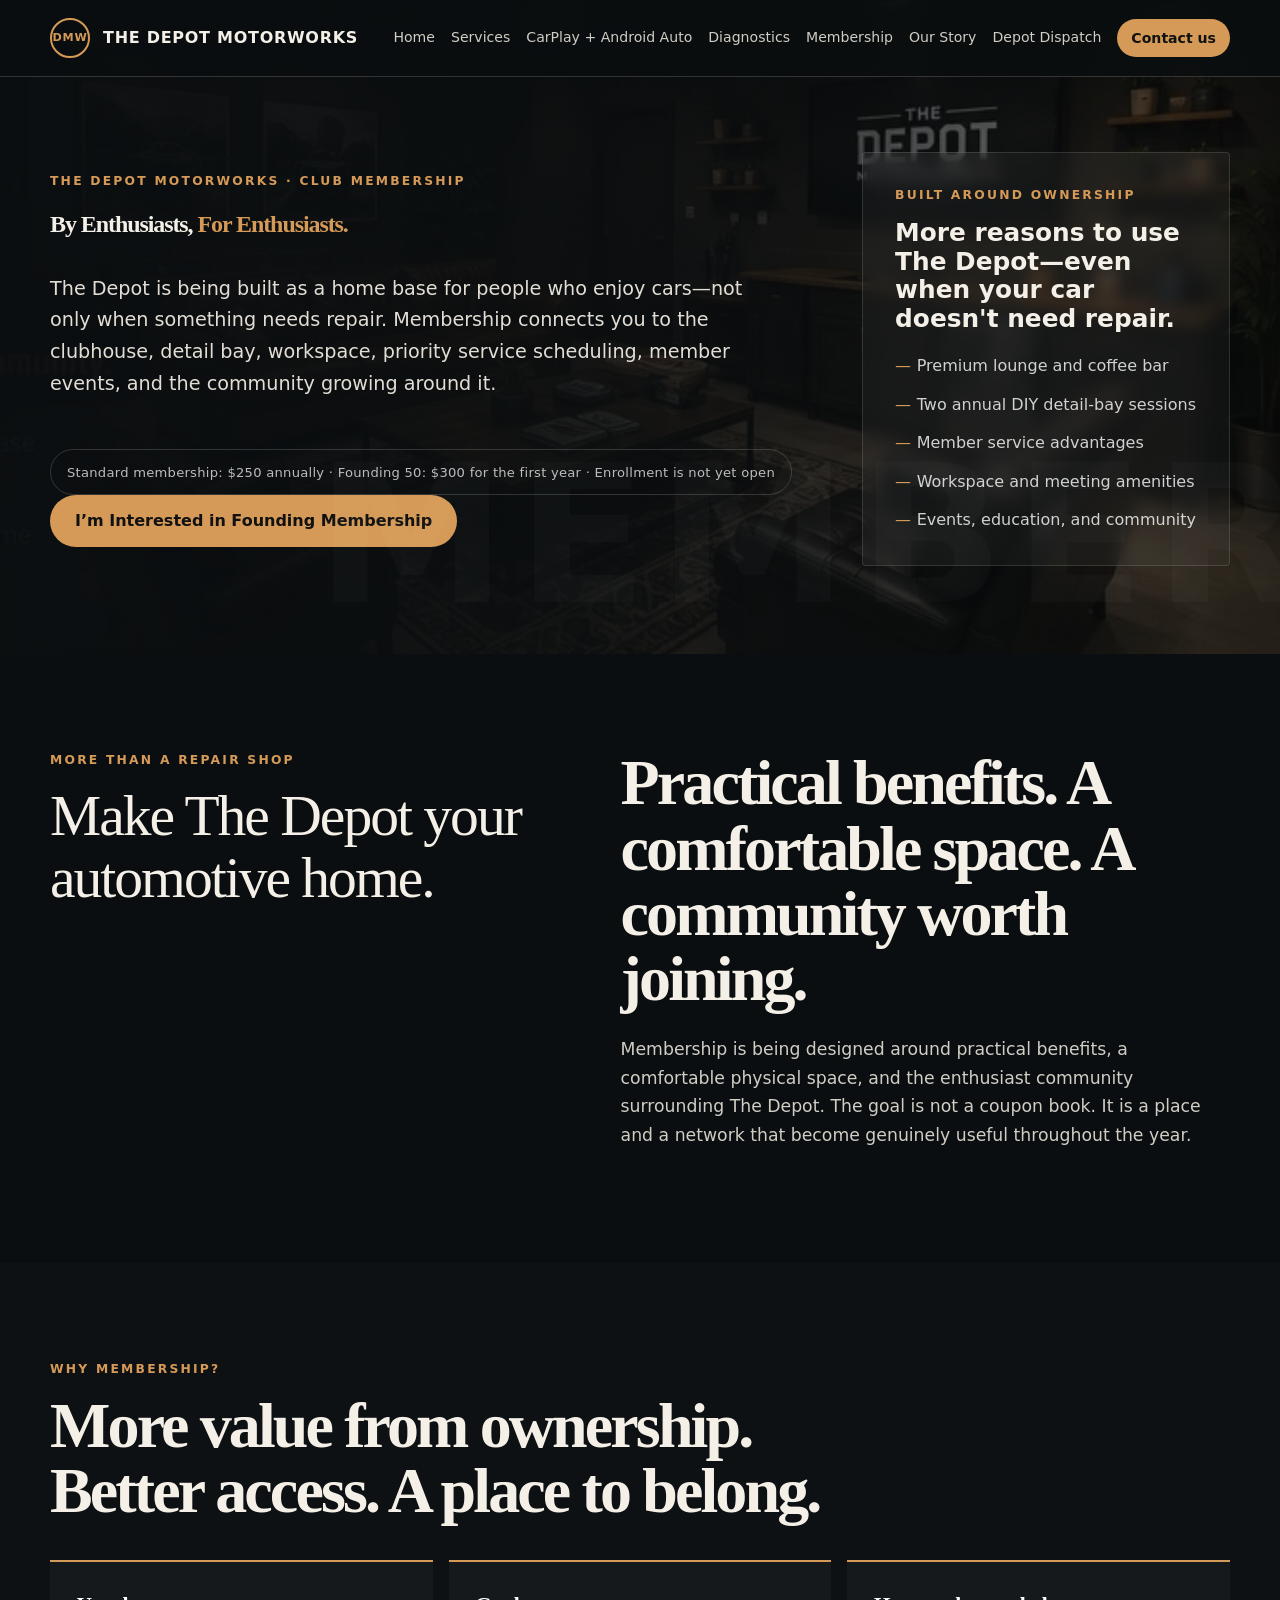
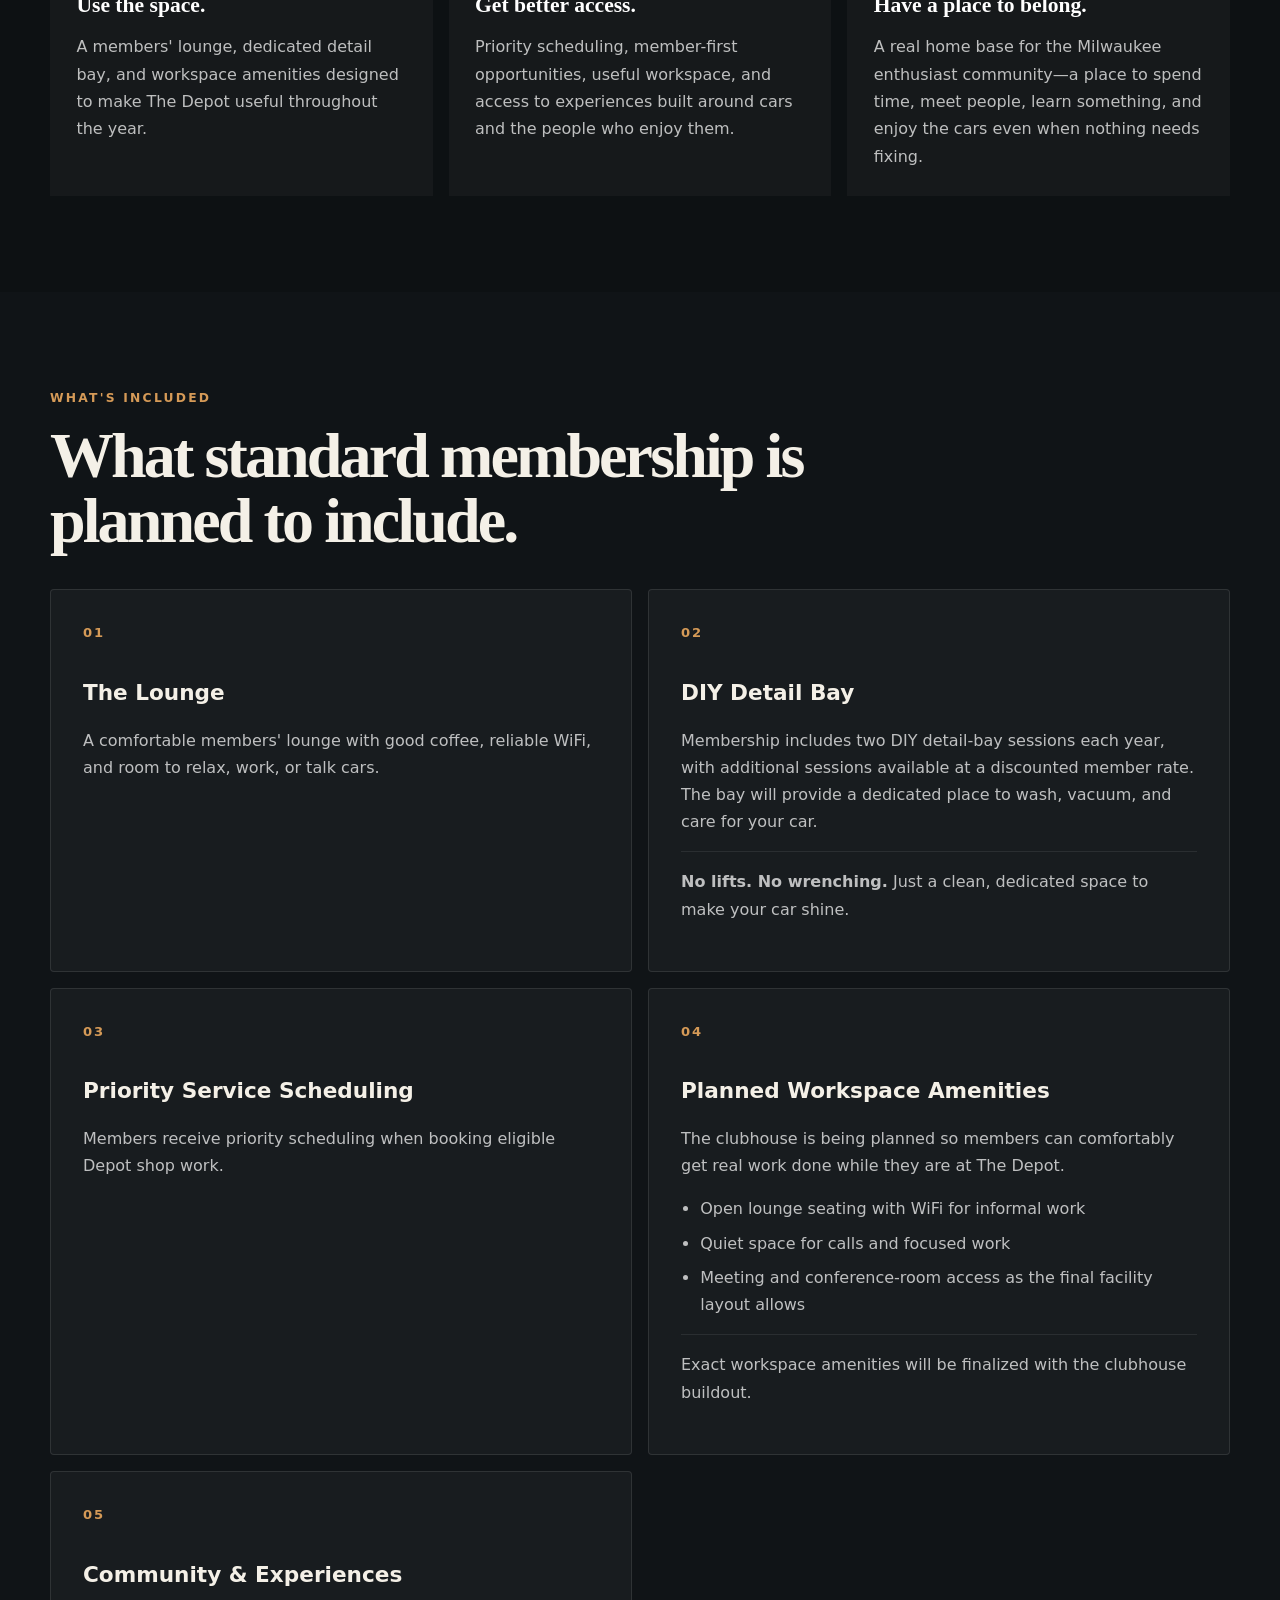
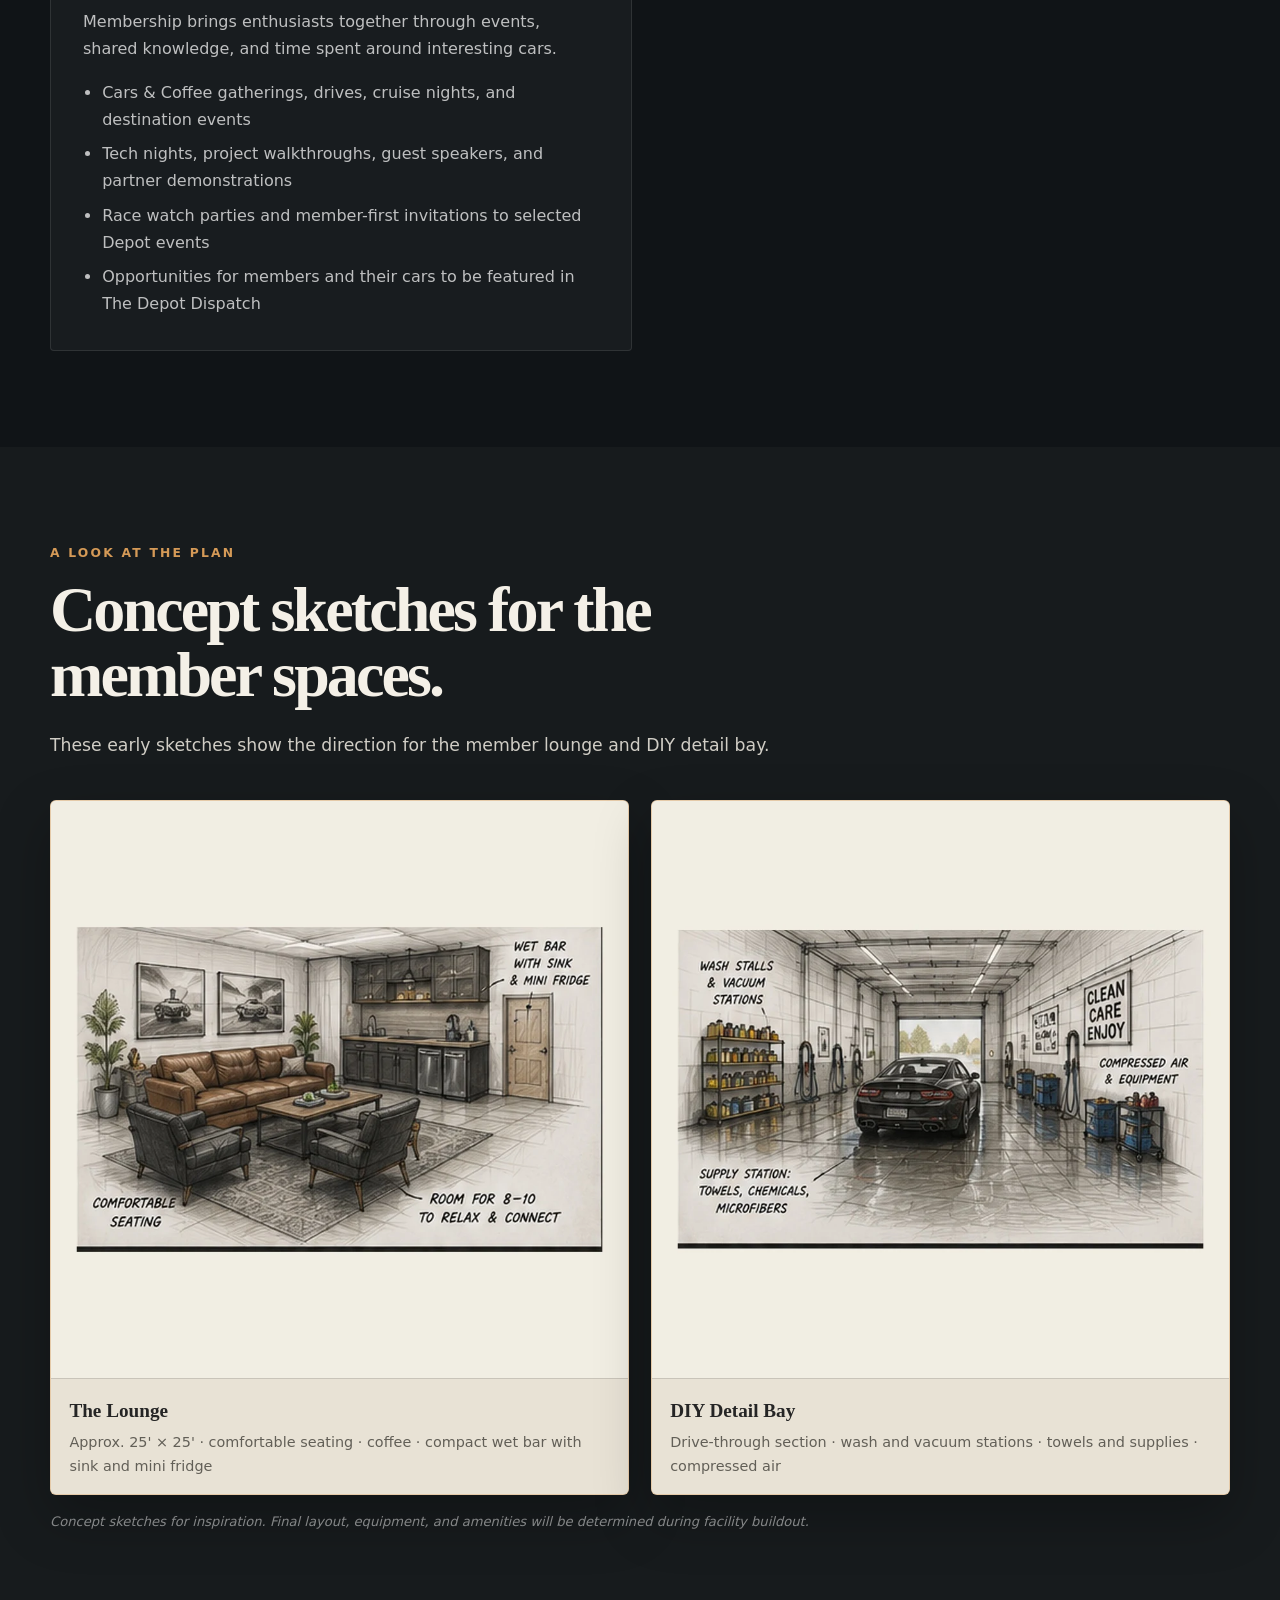
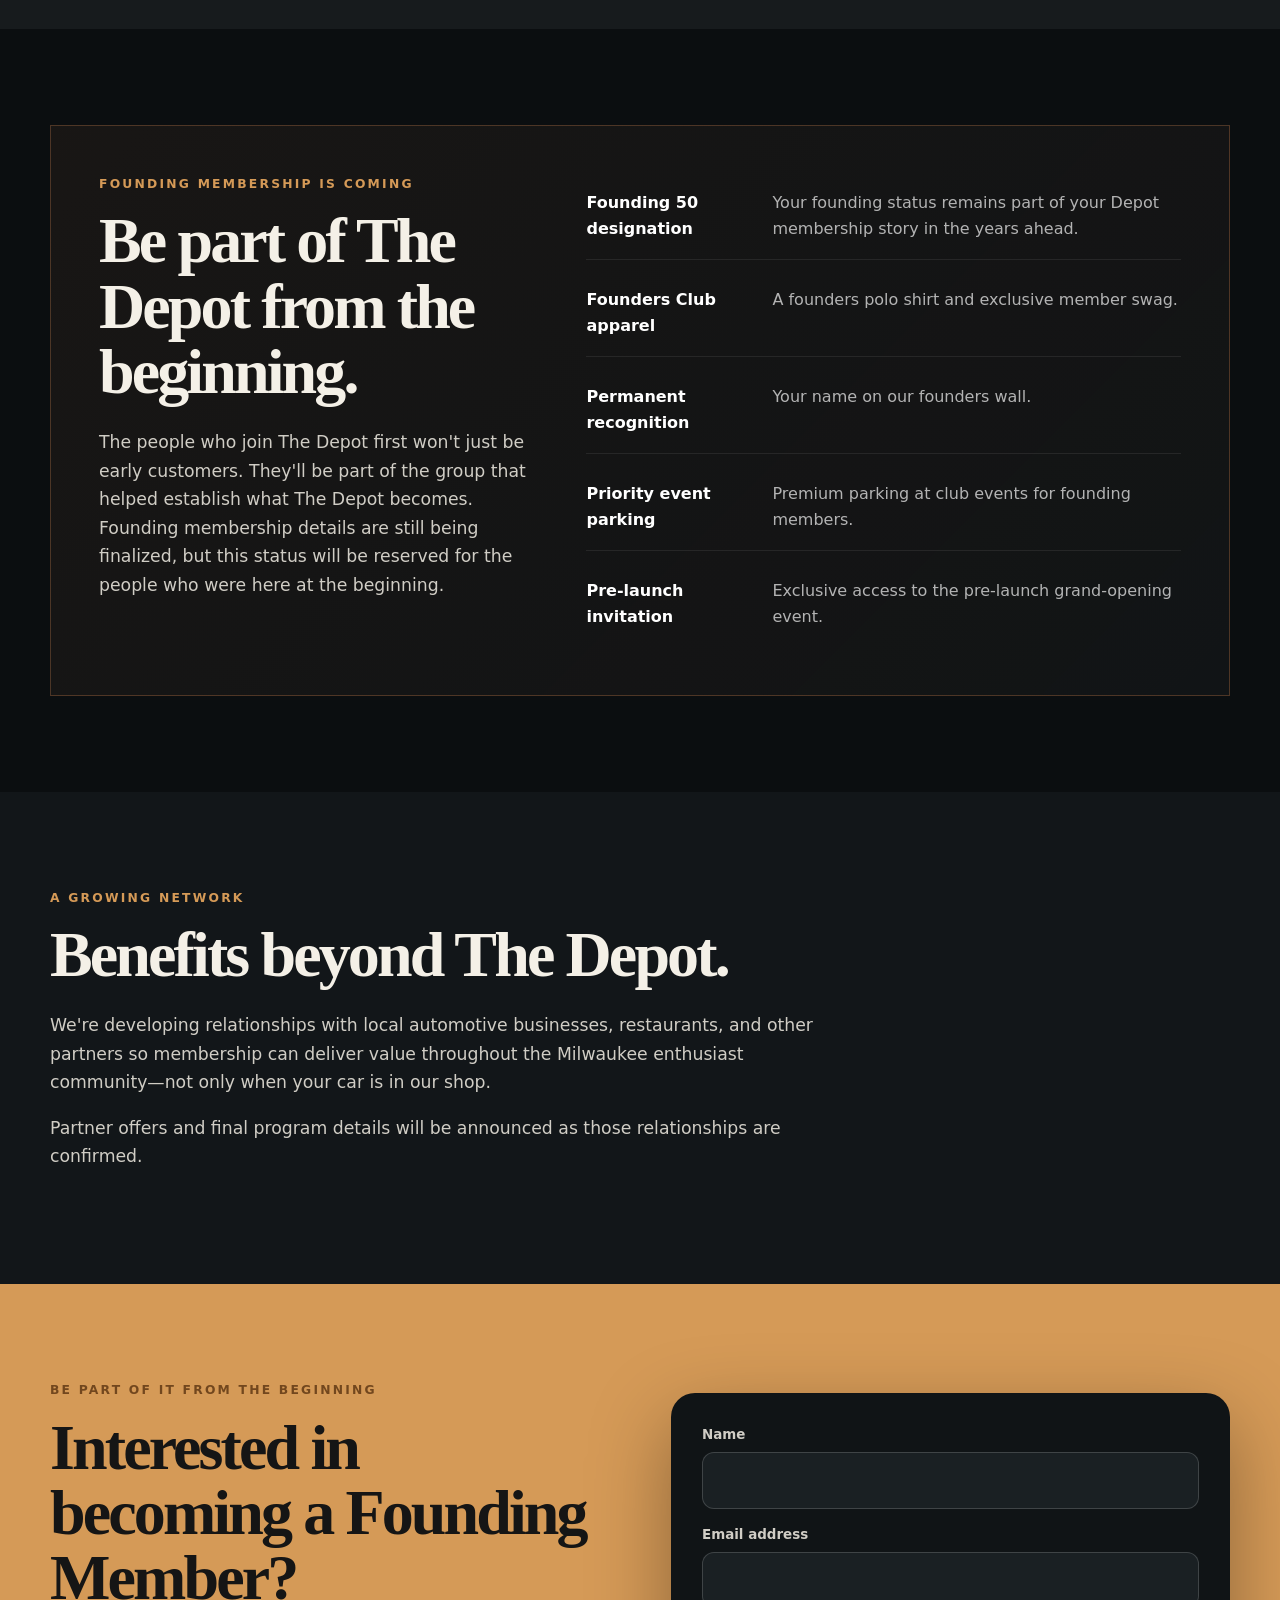
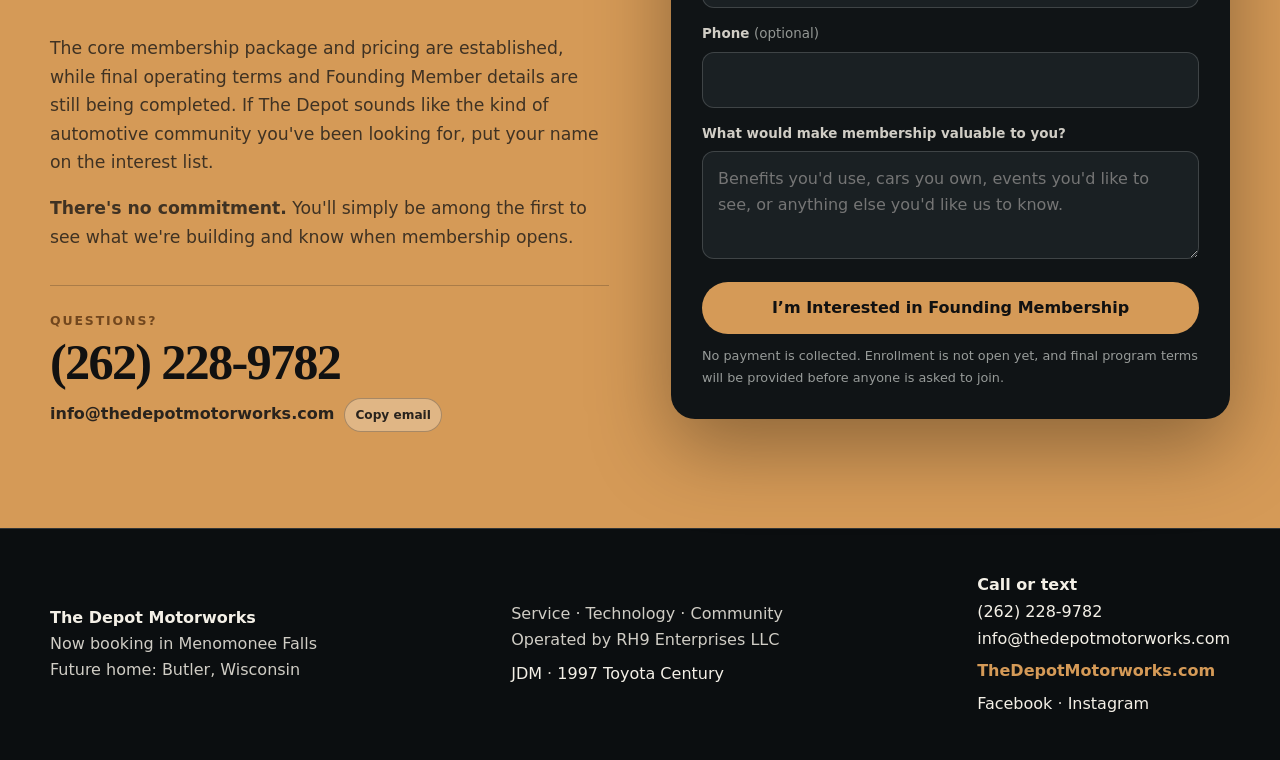
<file: membership.html>
<!doctype html>
<html lang="en">
<head>
  <meta charset="utf-8">
  <meta name="viewport" content="width=device-width, initial-scale=1">
  <meta name="description" content="Planned Milwaukee car-club membership with a lounge, two annual DIY detailing sessions, priority scheduling, events, and genuine enthusiast community.">
  <title>Car Club Membership Milwaukee | The Depot Motorworks</title>
  <link rel="canonical" href="https://thedepotmotorworks.com/membership">
  <meta property="og:type" content="website">
  <meta property="og:site_name" content="The Depot Motorworks">
  <meta property="og:title" content="The Depot Motorworks — Club Membership">
  <meta property="og:description" content="A clubhouse, workspace, and home base for people who genuinely love cars. Founding membership is coming to The Depot Motorworks.">
  <meta property="og:url" content="https://thedepotmotorworks.com/membership">
  <meta property="og:image" content="https://thedepotmotorworks.com/images/membership-lounge-hero.webp">
  <meta name="twitter:card" content="summary_large_image">
  <meta name="twitter:title" content="The Depot Motorworks Club Membership">
  <meta name="twitter:description" content="A planned Milwaukee automotive home base with practical benefits, events, and genuine enthusiast community.">
  <meta name="twitter:image" content="https://thedepotmotorworks.com/images/membership-lounge-hero.webp">
  <meta name="theme-color" content="#0b0e10">
  <link rel="stylesheet" href="css/styles.css">
  <link rel="stylesheet" href="css/membership.css">
<!-- Meta Pixel Code -->
<script>
!function(f,b,e,v,n,t,s)
{if(f.fbq)return;n=f.fbq=function(){n.callMethod?
n.callMethod.apply(n,arguments):n.queue.push(arguments)};
if(!f._fbq)f._fbq=n;n.push=n;n.loaded=!0;n.version='2.0';
n.queue=[];t=b.createElement(e);t.async=!0;
t.src=v;s=b.getElementsByTagName(e)[0];
s.parentNode.insertBefore(t,s)}(window, document,'script',
'https://connect.facebook.net/en_US/fbevents.js');
fbq('init', '1576387917274548');
fbq('track', 'PageView');
</script>
<noscript><img height="1" width="1" style="display:none"
src="https://www.facebook.com/tr?id=1576387917274548&ev=PageView&noscript=1"
/></noscript>
<!-- End Meta Pixel Code -->
</head>
<body>
<header class="site-header">
  <div class="container header-inner">
    <a class="brand" href="/" aria-label="The Depot Motorworks home">
      <span class="brand-mark">DMW</span>
      <span>THE DEPOT MOTORWORKS</span>
    </a>
    <button class="menu-toggle" type="button" aria-expanded="false" aria-label="Open menu">☰</button>
    <nav class="nav-links" aria-label="Primary navigation">
      <a href="/">Home</a>
      <a href="/#services">Services</a>
      <a href="/carplay-upgrades">CarPlay + Android Auto</a>
      <a href="/diagnostics-troubleshooting">Diagnostics</a>
      <a href="/membership" aria-current="page">Membership</a>
      <a href="/#story">Our Story</a>
      <a href="/depot-dispatch">Depot Dispatch</a>
      <a class="nav-contact" href="/#contact">Contact us</a>
    </nav>
  </div>
</header>

<main>
  <section class="membership-hero">
    <div class="container membership-hero-grid">
      <div>
        <div class="eyebrow">The Depot Motorworks · Club Membership</div>
        <h1 class="display">By Enthusiasts, <span class="accent-text">For Enthusiasts.</span></h1>
        <p class="hero-copy">The Depot is being built as a home base for people who enjoy cars—not only when something needs repair. Membership connects you to the clubhouse, detail bay, workspace, priority service scheduling, member events, and the community growing around it.</p>
        <div class="membership-status">Standard membership: $250 annually · Founding 50: $300 for the first year · Enrollment is not yet open</div>
        <div class="hero-actions"><a class="button button-primary" href="#founding-interest">I’m Interested in Founding Membership</a></div>
      </div>
      <aside class="membership-hero-card">
        <div class="eyebrow">Built Around Ownership</div>
        <h2>More reasons to use The Depot—even when your car doesn't need repair.</h2>
        <ul class="membership-checklist">
          <li>Premium lounge and coffee bar</li>
          <li>Two annual DIY detail-bay sessions</li>
          <li>Member service advantages</li>
          <li>Workspace and meeting amenities</li>
          <li>Events, education, and community</li>
        </ul>
      </aside>
    </div>
  </section>

  <section class="section membership-intro">
    <div class="container statement-grid">
      <div>
        <div class="eyebrow">More Than a Repair Shop</div>
        <p class="pullquote">Make The Depot your automotive home.</p>
      </div>
      <div>
        <h2 class="section-title">Practical benefits. A comfortable space. A community worth joining.</h2>
        <p class="copy">Membership is being designed around practical benefits, a comfortable physical space, and the enthusiast community surrounding The Depot. The goal is not a coupon book. It is a place and a network that become genuinely useful throughout the year.</p>
      </div>
    </div>
  </section>

  <section class="section why-membership">
    <div class="container">
      <div class="eyebrow">Why Membership?</div>
      <h2 class="section-title">More value from ownership. Better access. A place to belong.</h2>
      <div class="why-grid">
        <article><strong>Use the space.</strong><span>A members' lounge, dedicated detail bay, and workspace amenities designed to make The Depot useful throughout the year.</span></article>
        <article><strong>Get better access.</strong><span>Priority scheduling, member-first opportunities, useful workspace, and access to experiences built around cars and the people who enjoy them.</span></article>
        <article><strong>Have a place to belong.</strong><span>A real home base for the Milwaukee enthusiast community—a place to spend time, meet people, learn something, and enjoy the cars even when nothing needs fixing.</span></article>
      </div>
    </div>
  </section>

  <section class="section membership-benefits">
    <div class="container">
      <div class="eyebrow">What's Included</div>
      <h2 class="section-title">What standard membership is planned to include.</h2>
      <div class="membership-grid">
        <article class="membership-card">
          <div class="card-number">01</div>
          <h3>The Lounge</h3>
          <p>A comfortable members' lounge with good coffee, reliable WiFi, and room to relax, work, or talk cars.</p>
        </article>
        <article class="membership-card">
          <div class="card-number">02</div>
          <h3>DIY Detail Bay</h3>
          <p>Membership includes two DIY detail-bay sessions each year, with additional sessions available at a discounted member rate. The bay will provide a dedicated place to wash, vacuum, and care for your car.</p>
          <p class="membership-note"><strong>No lifts. No wrenching.</strong> Just a clean, dedicated space to make your car shine.</p>
        </article>
        <article class="membership-card">
          <div class="card-number">03</div>
          <h3>Priority Service Scheduling</h3>
          <p>Members receive priority scheduling when booking eligible Depot shop work.</p>
        </article>
        <article class="membership-card">
          <div class="card-number">04</div>
          <h3>Planned Workspace Amenities</h3>
          <p>The clubhouse is being planned so members can comfortably get real work done while they are at The Depot.</p>
          <ul>
            <li>Open lounge seating with WiFi for informal work</li>
            <li>Quiet space for calls and focused work</li>
            <li>Meeting and conference-room access as the final facility layout allows</li>
          </ul>
          <p class="membership-note">Exact workspace amenities will be finalized with the clubhouse buildout.</p>
        </article>
        <article class="membership-card">
          <div class="card-number">05</div>
          <h3>Community &amp; Experiences</h3>
          <p>Membership brings enthusiasts together through events, shared knowledge, and time spent around interesting cars.</p>
          <ul>
            <li>Cars &amp; Coffee gatherings, drives, cruise nights, and destination events</li>
            <li>Tech nights, project walkthroughs, guest speakers, and partner demonstrations</li>
            <li>Race watch parties and member-first invitations to selected Depot events</li>
            <li>Opportunities for members and their cars to be featured in The Depot Dispatch</li>
          </ul>
        </article>
      </div>
    </div>
  </section>

  <section class="section concept-sketches-section" aria-labelledby="concept-sketches-title">
    <div class="container">
      <div class="eyebrow">A Look at the Plan</div>
      <h2 class="section-title" id="concept-sketches-title">Concept sketches for the member spaces.</h2>
      <p class="copy">These early sketches show the direction for the member lounge and DIY detail bay.</p>
      <div class="concept-sketch-grid">
        <figure class="concept-sketch-card">
          <img src="images/lounge-concept-sketch-square.webp" alt="Concept sketch of The Depot members lounge, approximately 25 feet square, with comfortable seating and a compact wet bar" width="900" height="900" loading="lazy" decoding="async">
          <figcaption><strong>The Lounge</strong><span>Approx. 25' × 25' · comfortable seating · coffee · compact wet bar with sink and mini fridge</span></figcaption>
        </figure>
        <figure class="concept-sketch-card">
          <img src="images/detail-bay-concept-sketch-square.webp" alt="Concept sketch of The Depot DIY detail bay in the drive-through section of the building" width="900" height="900" loading="lazy" decoding="async">
          <figcaption><strong>DIY Detail Bay</strong><span>Drive-through section · wash and vacuum stations · towels and supplies · compressed air</span></figcaption>
        </figure>
      </div>
      <p class="concept-disclaimer">Concept sketches for inspiration. Final layout, equipment, and amenities will be determined during facility buildout.</p>
    </div>
  </section>

  <section class="section founding-section">
    <div class="container founding-box">
      <div>
        <div class="eyebrow">Founding Membership Is Coming</div>
        <h2 class="section-title">Be part of The Depot from the beginning.</h2>
        <p class="copy">The people who join The Depot first won't just be early customers. They'll be part of the group that helped establish what The Depot becomes. Founding membership details are still being finalized, but this status will be reserved for the people who were here at the beginning.</p>
      </div>
      <div class="founding-list">
        <div><strong>Founding 50 designation</strong><span>Your founding status remains part of your Depot membership story in the years ahead.</span></div>
        <div><strong>Founders Club apparel</strong><span>A founders polo shirt and exclusive member swag.</span></div>
        <div><strong>Permanent recognition</strong><span>Your name on our founders wall.</span></div>
        <div><strong>Priority event parking</strong><span>Premium parking at club events for founding members.</span></div>
        <div><strong>Pre-launch invitation</strong><span>Exclusive access to the pre-launch grand-opening event.</span></div>
      </div>
    </div>
  </section>

  <section class="section partners-section">
    <div class="container">
      <div class="eyebrow">A Growing Network</div>
      <h2 class="section-title">Benefits beyond The Depot.</h2>
      <p class="copy">We're developing relationships with local automotive businesses, restaurants, and other partners so membership can deliver value throughout the Milwaukee enthusiast community—not only when your car is in our shop.</p>
      <p class="copy">Partner offers and final program details will be announced as those relationships are confirmed.</p>
    </div>
  </section>

  <section class="section signup membership-inquiry" id="founding-interest">
    <div class="container signup-grid">
      <div>
        <div class="eyebrow">Be Part of It From the Beginning</div>
        <h2 class="section-title">Interested in becoming a Founding Member?</h2>
        <p class="copy">The core membership package and pricing are established, while final operating terms and Founding Member details are still being completed. If The Depot sounds like the kind of automotive community you've been looking for, put your name on the interest list.</p>
        <p class="copy"><strong>There's no commitment.</strong> You'll simply be among the first to see what we're building and know when membership opens.</p>
        <div class="contact-block">
          <div class="contact-label">Questions?</div>
          <a class="contact-phone" href="tel:+12622289782">(262) 228-9782</a>
          <div class="email-actions"><a class="contact-email" href="mailto:info@thedepotmotorworks.com">info@thedepotmotorworks.com</a><button class="copy-email" type="button" data-copy-email="info@thedepotmotorworks.com">Copy email</button></div>
        </div>
      </div>
      <form class="form" action="https://formspree.io/f/xwlepbaa" method="post">
        <input type="hidden" name="_subject" value="Depot Founding Membership Interest">
        <input type="hidden" name="source" value="Depot Membership page">
        <input type="hidden" name="interest" value="Founding Membership">
        <div class="form-grid">
          <div><label for="member-name">Name</label><input id="member-name" name="name" type="text" autocomplete="name" required></div>
          <div><label for="member-email">Email address</label><input id="member-email" name="email" type="email" autocomplete="email" required></div>
          <div><label for="member-phone">Phone <span class="optional">(optional)</span></label><input id="member-phone" name="phone" type="tel" autocomplete="tel"></div>
          <div><label for="member-message">What would make membership valuable to you?</label><textarea id="member-message" name="message" placeholder="Benefits you'd use, cars you own, events you'd like to see, or anything else you'd like us to know."></textarea></div>
          <button class="button button-primary" type="submit">I’m Interested in Founding Membership</button>
        </div>
        <p class="form-note">No payment is collected. Enrollment is not open yet, and final program terms will be provided before anyone is asked to join.</p>
      </form>
    </div>
  </section>
</main>

<footer>
  <div class="container footer-inner">
    <div><strong>The Depot Motorworks</strong><br>Now booking in Menomonee Falls<br>Future home: Butler, Wisconsin</div>
    <div>Service · Technology · Community<br>Operated by RH9 Enterprises LLC<br><span class="footer-pages"><a href="/jdm">JDM</a><span aria-hidden="true"> · </span><a href="/spotlight/century/">1997 Toyota Century</a></span></div>
    <div class="footer-contact"><strong>Call or text</strong><br><a href="tel:+12622289782">(262) 228-9782</a><br><a href="mailto:info@thedepotmotorworks.com">info@thedepotmotorworks.com</a><br><span class="domain">TheDepotMotorworks.com</span><br><span class="footer-social"><a href="https://www.facebook.com/profile.php?id=61592603219279" target="_blank" rel="noopener noreferrer" aria-label="The Depot Motorworks on Facebook">Facebook</a><span aria-hidden="true"> · </span><a href="https://www.instagram.com/thedepotmotorworks/" target="_blank" rel="noopener noreferrer" aria-label="The Depot Motorworks on Instagram">Instagram</a></span></div>
  </div>
</footer>
<script src="js/main.js"></script>
<script type="text/javascript" id="hs-script-loader" async defer src="//js-na2.hs-scripts.com/247131305.js"></script>
</body>
</html>
</file>
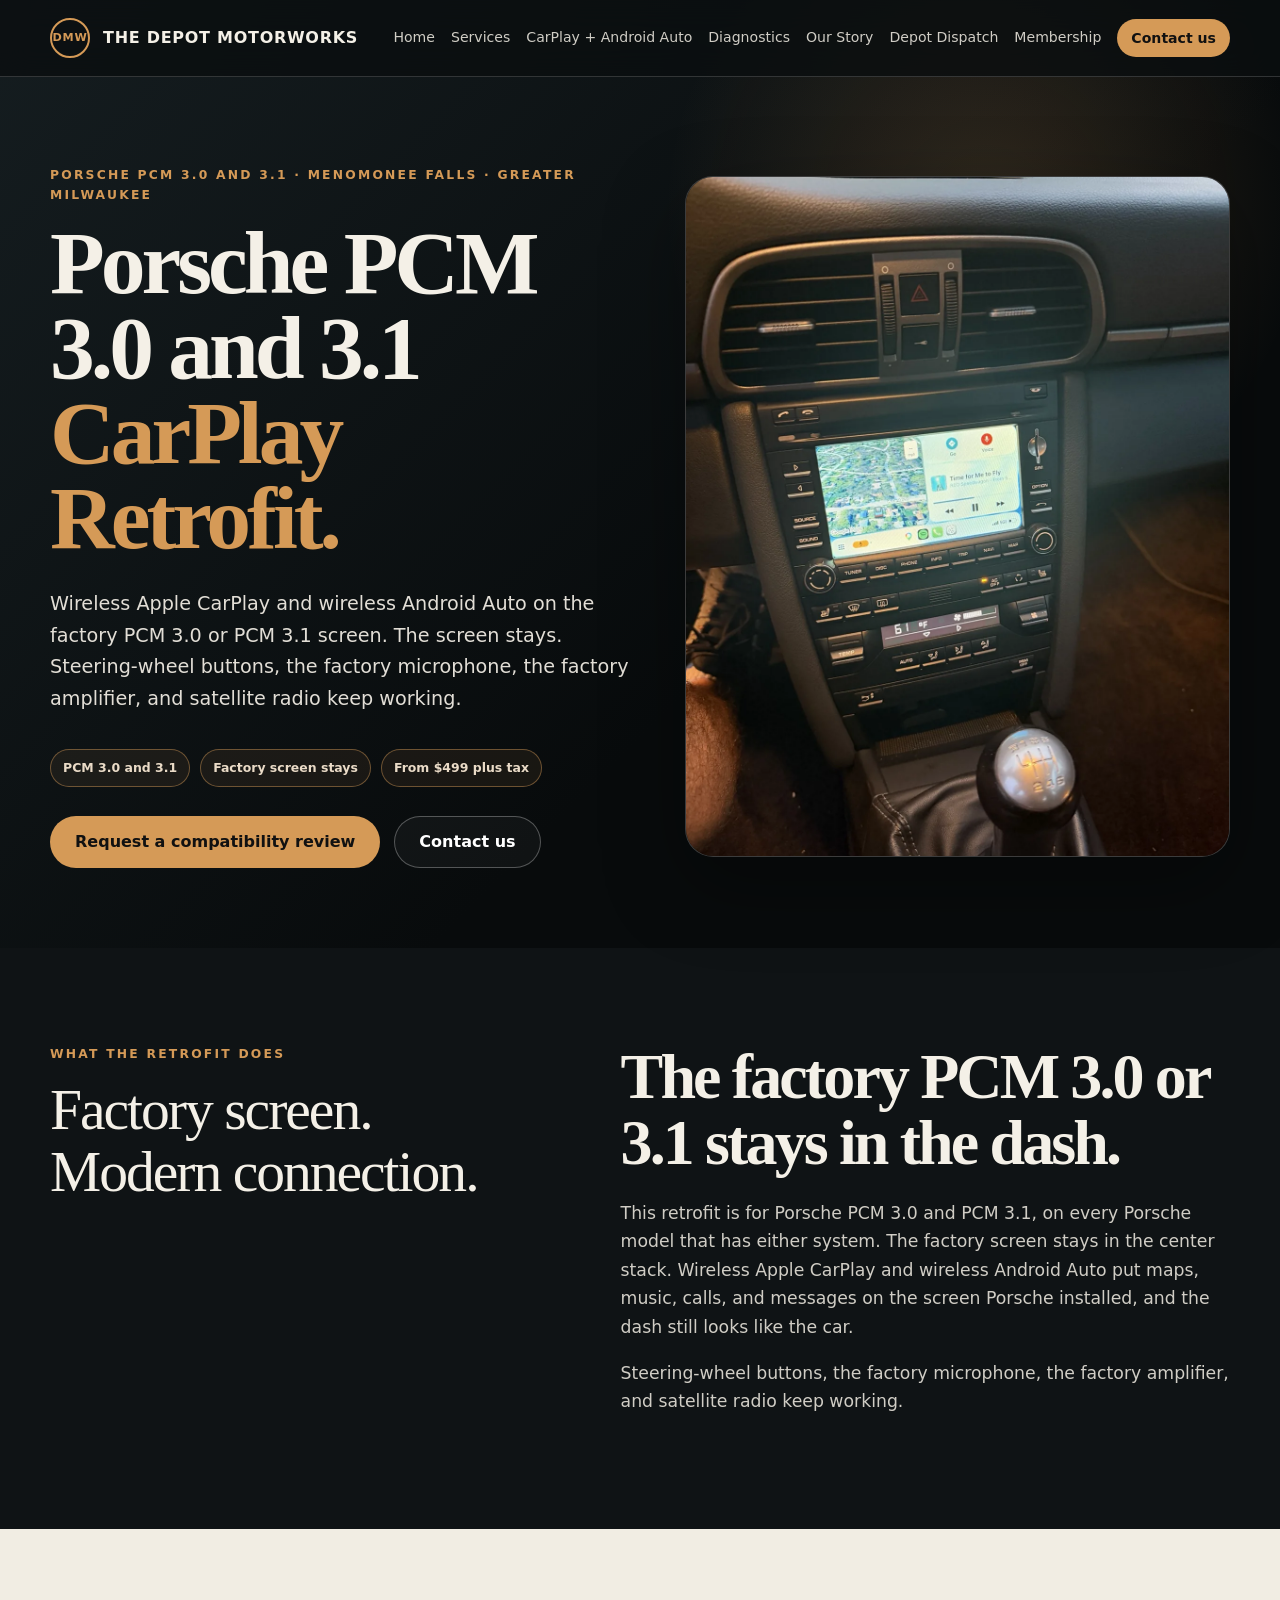
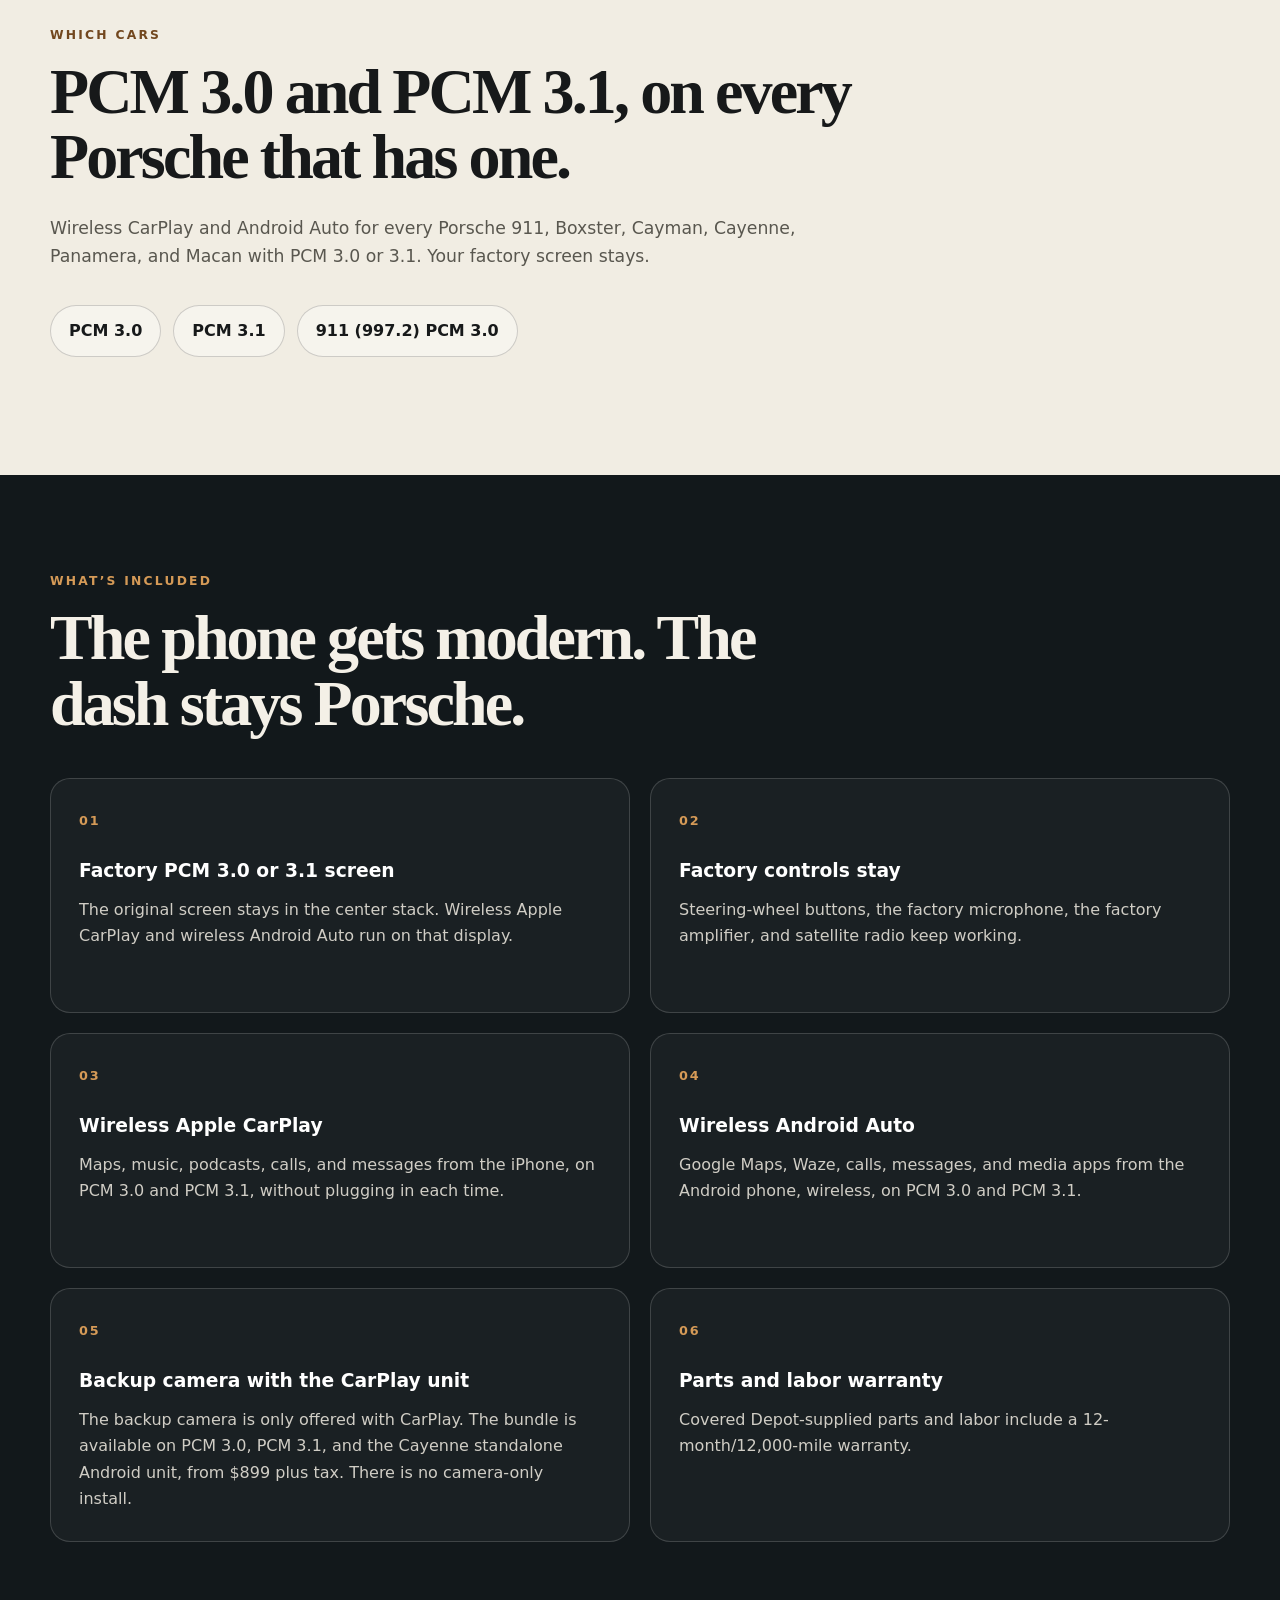
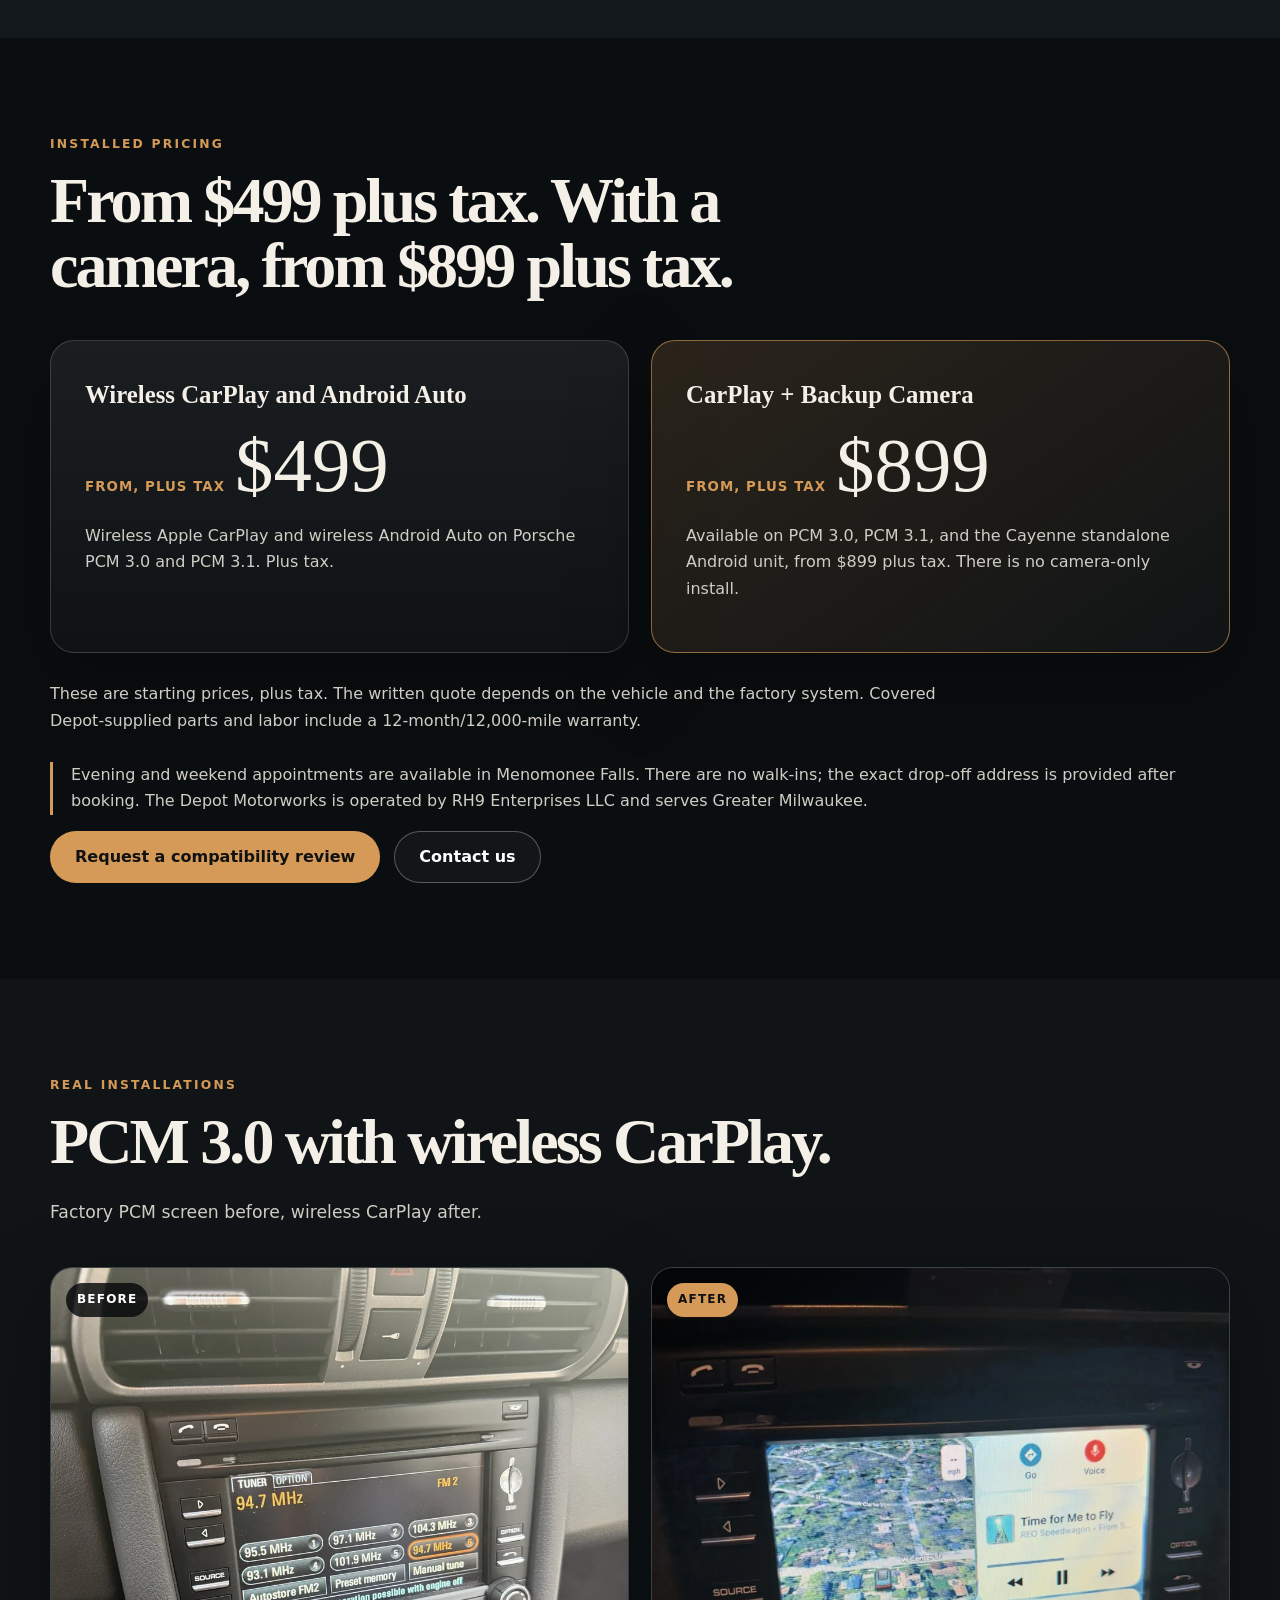
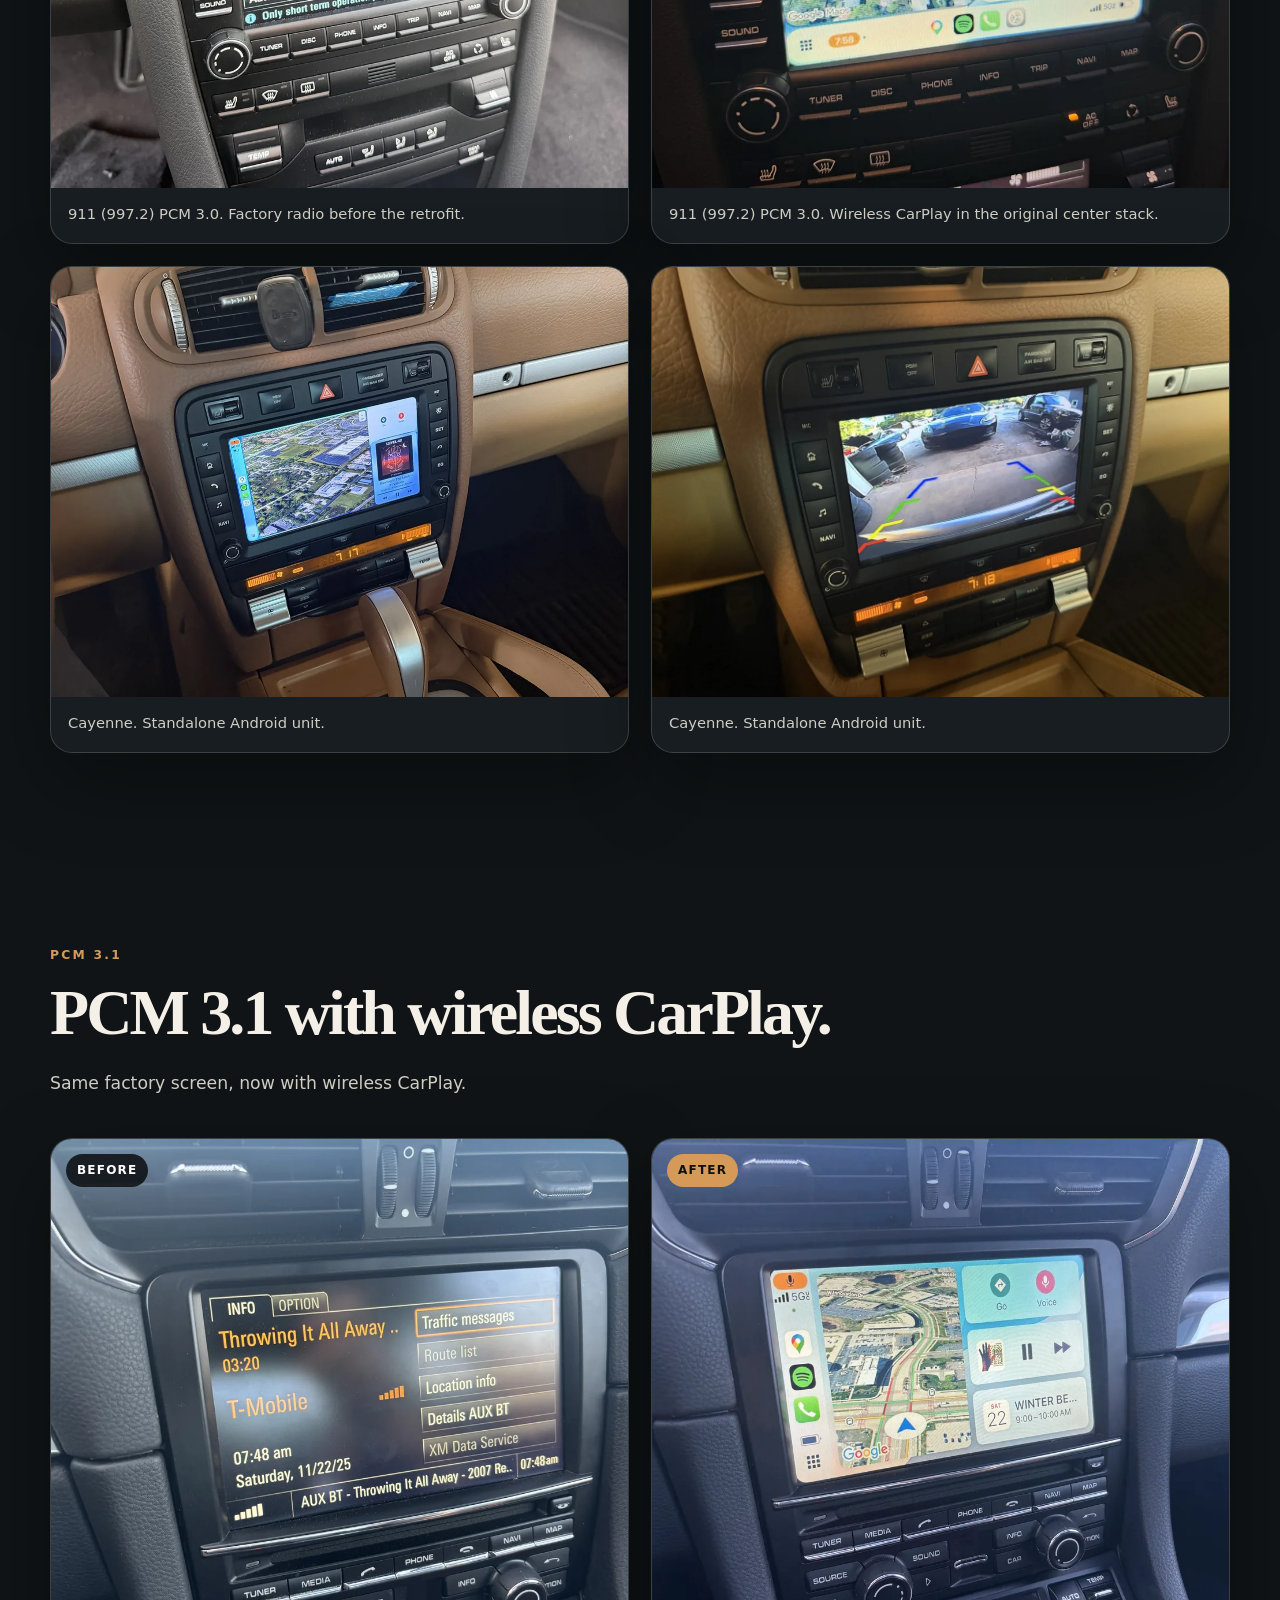
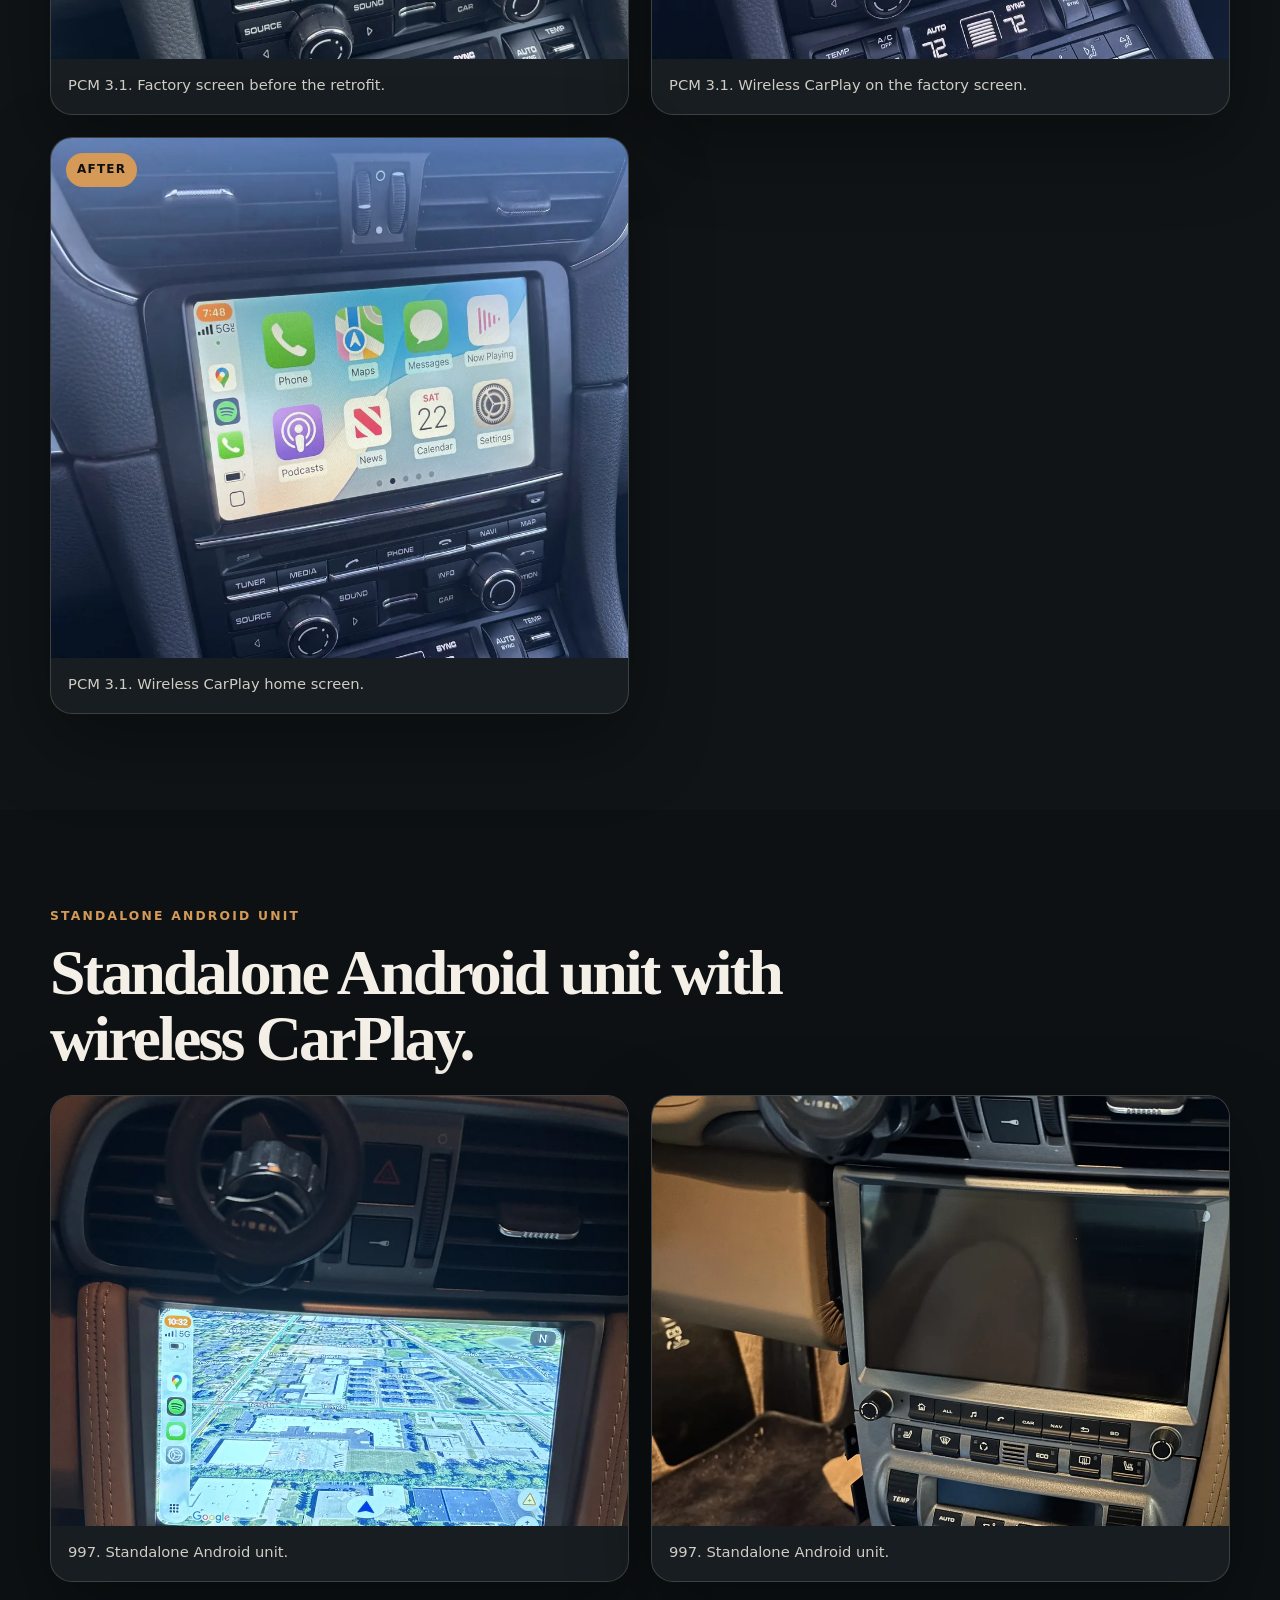
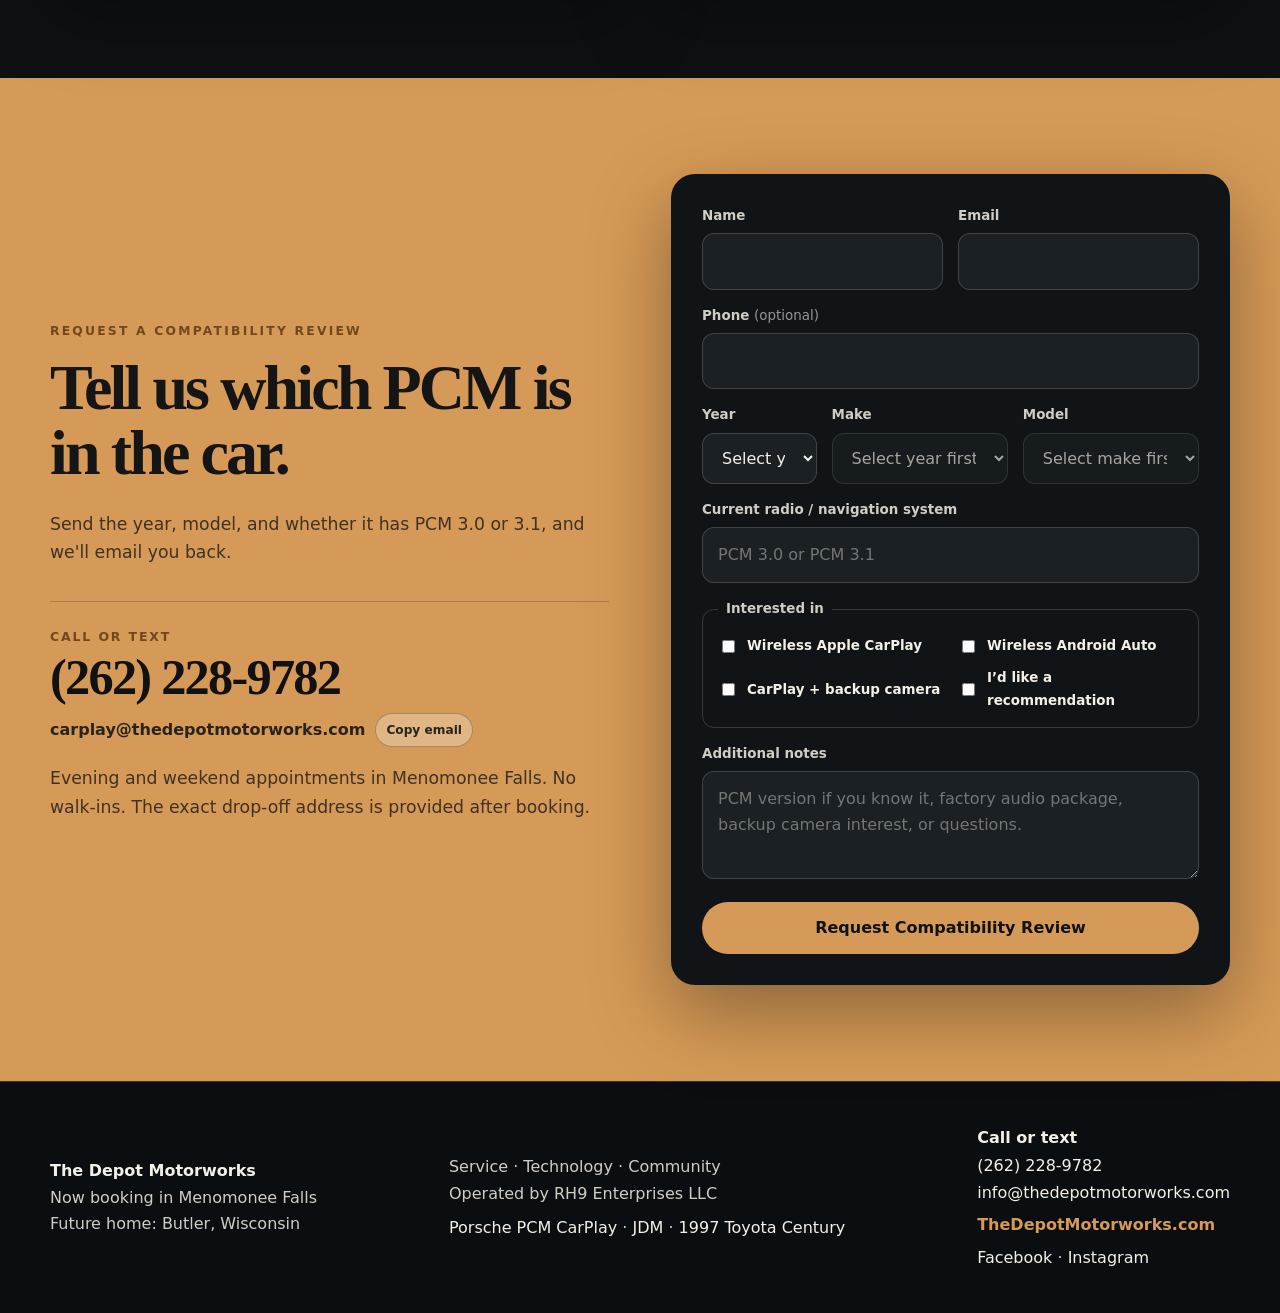
<file: porsche-pcm-carplay.html>
<!doctype html>
<html lang="en">
<head>
  <meta charset="utf-8">
  <meta name="viewport" content="width=device-width, initial-scale=1">
  <meta name="description" content="Wireless Apple CarPlay and wireless Android Auto for Porsche PCM 3.0 and PCM 3.1 in Menomonee Falls, serving Milwaukee. From $499 plus tax.">
  <title>Porsche PCM CarPlay Retrofit Milwaukee | The Depot Motorworks</title>
  <link rel="canonical" href="https://thedepotmotorworks.com/porsche-pcm-carplay">
  <link rel="stylesheet" href="css/styles.css">
  <meta property="og:type" content="website">
  <meta property="og:site_name" content="The Depot Motorworks">
  <meta property="og:title" content="Porsche PCM CarPlay Retrofit Milwaukee | The Depot Motorworks">
  <meta property="og:description" content="Wireless Apple CarPlay and wireless Android Auto for Porsche PCM 3.0 and PCM 3.1 in Menomonee Falls, serving Milwaukee. From $499 plus tax.">
  <meta property="og:url" content="https://thedepotmotorworks.com/porsche-pcm-carplay">
  <meta property="og:image" content="https://thedepotmotorworks.com/images/porsche-911-997-2-wireless-carplay-after.webp">
  <meta name="twitter:card" content="summary_large_image">
  <meta name="twitter:title" content="Porsche PCM CarPlay Retrofit Milwaukee | The Depot Motorworks">
  <meta name="twitter:description" content="Wireless Apple CarPlay and wireless Android Auto for Porsche PCM 3.0 and PCM 3.1 in Menomonee Falls, serving Milwaukee. From $499 plus tax.">
  <meta name="twitter:image" content="https://thedepotmotorworks.com/images/porsche-911-997-2-wireless-carplay-after.webp">
  <script type="application/ld+json">
  {
    "@context": "https://schema.org",
    "@type": "Service",
    "name": "Porsche PCM 3.0 and PCM 3.1 CarPlay Retrofit",
    "url": "https://thedepotmotorworks.com/porsche-pcm-carplay",
    "description": "Wireless Apple CarPlay and wireless Android Auto on Porsche PCM 3.0 and PCM 3.1. The factory screen, steering-wheel buttons, factory microphone, factory amplifier, and satellite radio stay. Serving Menomonee Falls and Greater Milwaukee by appointment.",
    "provider": {"@id": "https://thedepotmotorworks.com/#business"},
    "areaServed": ["Menomonee Falls", "Greater Milwaukee"],
    "offers": [
      {"@type": "Offer", "name": "Wireless CarPlay and Android Auto", "priceCurrency": "USD", "price": "499", "description": "Starting installed price for Porsche PCM 3.0 and PCM 3.1, plus tax."},
      {"@type": "Offer", "name": "CarPlay and backup camera", "priceCurrency": "USD", "price": "899", "description": "Starting installed price, plus tax, for CarPlay plus a backup camera on PCM 3.0, PCM 3.1, or the Cayenne standalone Android unit. No camera-only install."}
    ]
  }
  </script>
<!-- Meta Pixel Code -->
<script>
!function(f,b,e,v,n,t,s)
{if(f.fbq)return;n=f.fbq=function(){n.callMethod?
n.callMethod.apply(n,arguments):n.queue.push(arguments)};
if(!f._fbq)f._fbq=n;n.push=n;n.loaded=!0;n.version='2.0';
n.queue=[];t=b.createElement(e);t.async=!0;
t.src=v;s=b.getElementsByTagName(e)[0];
s.parentNode.insertBefore(t,s)}(window, document,'script',
'https://connect.facebook.net/en_US/fbevents.js');
fbq('init', '1576387917274548');
fbq('track', 'PageView');
</script>
<noscript><img height="1" width="1" style="display:none"
src="https://www.facebook.com/tr?id=1576387917274548&ev=PageView&noscript=1"
/></noscript>
<!-- End Meta Pixel Code -->
</head>
<body>
<header class="site-header">
  <div class="container header-inner">
    <a class="brand" href="/" aria-label="The Depot Motorworks home">
      <span class="brand-mark">DMW</span>
      <span>THE DEPOT MOTORWORKS</span>
    </a>
    <button class="menu-toggle" type="button" aria-expanded="false" aria-label="Open menu">☰</button>
    <nav class="nav-links" aria-label="Primary navigation">
      <a href="/">Home</a>
      <a href="/#services">Services</a>
      <a href="/carplay-upgrades">CarPlay + Android Auto</a>
      <a href="/diagnostics-troubleshooting">Diagnostics</a>
      <a href="/#story">Our Story</a>
      <a href="/depot-dispatch">Depot Dispatch</a>
      <a href="/membership">Membership</a>
      <a class="nav-contact" href="/#contact">Contact us</a>
    </nav>
  </div>
</header>

<main>
  <section class="page-hero carplay-hero carplay-photo-hero">
    <div class="container carplay-hero-grid">
      <div>
        <div class="eyebrow">Porsche PCM 3.0 and 3.1 · Menomonee Falls · Greater Milwaukee</div>
        <h1 class="display">Porsche PCM 3.0 and 3.1 <span class="accent-text">CarPlay Retrofit.</span></h1>
        <p class="hero-copy">Wireless Apple CarPlay and wireless Android Auto on the factory PCM 3.0 or PCM 3.1 screen. The screen stays. Steering-wheel buttons, the factory microphone, the factory amplifier, and satellite radio keep working.</p>
        <div class="trust-badges"><span>PCM 3.0 and 3.1</span><span>Factory screen stays</span><span>From $499 plus tax</span></div>
        <div class="hero-actions">
          <a class="button button-primary" href="#inquiry">Request a compatibility review</a>
          <a class="button button-secondary" href="/#contact">Contact us</a>
        </div>
      </div>
      <figure class="hero-install-photo">
        <img src="images/porsche-911-997-2-wireless-carplay-after.webp" width="1152" height="1536" alt="Porsche 911 997.2 PCM 3.0 center stack with wireless Apple CarPlay on the factory screen" fetchpriority="high">
      </figure>
    </div>
  </section>

  <section class="section carplay-intro">
    <div class="container statement-grid">
      <div>
        <div class="eyebrow">What the retrofit does</div>
        <p class="pullquote">Factory screen. Modern connection.</p>
      </div>
      <div>
        <h2 class="section-title">The factory PCM 3.0 or 3.1 stays in the dash.</h2>
        <p class="copy">This retrofit is for Porsche PCM 3.0 and PCM 3.1, on every Porsche model that has either system. The factory screen stays in the center stack. Wireless Apple CarPlay and wireless Android Auto put maps, music, calls, and messages on the screen Porsche installed, and the dash still looks like the car.</p>
        <p class="copy">Steering-wheel buttons, the factory microphone, the factory amplifier, and satellite radio keep working.</p>
      </div>
    </div>
  </section>

  <section class="section compatibility" id="fitment">
    <div class="container">
      <div class="eyebrow">Which cars</div>
      <h2 class="section-title">PCM 3.0 and PCM 3.1, on every Porsche that has one.</h2>
      <p class="copy">Wireless CarPlay and Android Auto for every Porsche 911, Boxster, Cayman, Cayenne, Panamera, and Macan with PCM 3.0 or 3.1. Your factory screen stays.</p>
      <div class="compatibility-row"><span>PCM 3.0</span><span>PCM 3.1</span><span>911 (997.2) PCM 3.0</span></div>
    </div>
  </section>

  <section class="section services upgrade-options">
    <div class="container">
      <div class="eyebrow">What’s included</div>
      <h2 class="section-title">The phone gets modern. The dash stays Porsche.</h2>
      <div class="feature-list carplay-features">
        <article class="feature"><span class="feature-kicker">01</span><h3>Factory PCM 3.0 or 3.1 screen</h3><p>The original screen stays in the center stack. Wireless Apple CarPlay and wireless Android Auto run on that display.</p></article>
        <article class="feature"><span class="feature-kicker">02</span><h3>Factory controls stay</h3><p>Steering-wheel buttons, the factory microphone, the factory amplifier, and satellite radio keep working.</p></article>
        <article class="feature"><span class="feature-kicker">03</span><h3>Wireless Apple CarPlay</h3><p>Maps, music, podcasts, calls, and messages from the iPhone, on PCM 3.0 and PCM 3.1, without plugging in each time.</p></article>
        <article class="feature"><span class="feature-kicker">04</span><h3>Wireless Android Auto</h3><p>Google Maps, Waze, calls, messages, and media apps from the Android phone, wireless, on PCM 3.0 and PCM 3.1.</p></article>
        <article class="feature"><span class="feature-kicker">05</span><h3>Backup camera with the CarPlay unit</h3><p>The backup camera is only offered with CarPlay. The bundle is available on PCM 3.0, PCM 3.1, and the Cayenne standalone Android unit, from $899 plus tax. There is no camera-only install.</p></article>
        <article class="feature"><span class="feature-kicker">06</span><h3>Parts and labor warranty</h3><p>Covered Depot-supplied parts and labor include a 12-month/12,000-mile warranty.</p></article>
      </div>
    </div>
  </section>

  <section class="section pricing-section" id="pricing">
    <div class="container">
      <div class="eyebrow">Installed pricing</div>
      <h2 class="section-title">From $499 plus tax. With a camera, from $899 plus tax.</h2>
      <div class="pricing-grid">
        <article class="pricing-card">
          <h3>Wireless CarPlay and Android Auto</h3>
          <div class="pricing-amount"><small>From, plus tax</small><span>$499</span></div>
          <p>Wireless Apple CarPlay and wireless Android Auto on Porsche PCM 3.0 and PCM 3.1. Plus tax.</p>
        </article>
        <article class="pricing-card featured-price">
          <h3>CarPlay + Backup Camera</h3>
          <div class="pricing-amount"><small>From, plus tax</small><span>$899</span></div>
          <p>Available on PCM 3.0, PCM 3.1, and the Cayenne standalone Android unit, from $899 plus tax. There is no camera-only install.</p>
        </article>
      </div>
      <p class="pricing-note">These are starting prices, plus tax. The written quote depends on the vehicle and the factory system. Covered Depot-supplied parts and labor include a 12-month/12,000-mile warranty.</p>
      <p class="appointment-note">Evening and weekend appointments are available in Menomonee Falls. There are no walk-ins; the exact drop-off address is provided after booking. The Depot Motorworks is operated by RH9 Enterprises LLC and serves Greater Milwaukee.</p>
      <div class="hero-actions">
        <a class="button button-primary" href="#inquiry">Request a compatibility review</a>
        <a class="button button-secondary" href="/#contact">Contact us</a>
      </div>
    </div>
  </section>

  <section class="section real-work">
    <div class="container">
      <div class="eyebrow">Real installations</div>
      <h2 class="section-title">PCM 3.0 with wireless CarPlay.</h2>
      <p class="copy">Factory PCM screen before, wireless CarPlay after.</p>
      <div class="before-after-grid">
        <figure class="install-card">
          <span class="photo-label">Before</span>
          <img src="images/porsche-911-997-2-factory-pcm-radio.webp" width="1200" height="900" alt="Factory Porsche 911 997.2 PCM 3.0 radio on the FM tuner before the CarPlay retrofit" loading="lazy" decoding="async">
          <figcaption>911 (997.2) PCM 3.0. Factory radio before the retrofit.</figcaption>
        </figure>
        <figure class="install-card">
          <span class="photo-label after">After</span>
          <img src="images/porsche-911-997-2-wireless-carplay-closeup.webp" width="1200" height="900" alt="Wireless Apple CarPlay on a Porsche 911 997.2 PCM 3.0 screen, with the factory controls still in place" loading="lazy" decoding="async">
          <figcaption>911 (997.2) PCM 3.0. Wireless CarPlay in the original center stack.</figcaption>
        </figure>
      </div>
      <div class="wide-install-grid">
        <figure class="install-card">
          <img src="images/porsche-cayenne-wireless-carplay-integration.webp" width="1152" height="1536" alt="Porsche Cayenne standalone Android unit with wireless CarPlay" loading="lazy" decoding="async">
          <figcaption>Cayenne. Standalone Android unit.</figcaption>
        </figure>
        <figure class="install-card">
          <img src="images/porsche-cayenne-oem-style-backup-camera.webp" width="1200" height="900" alt="Backup camera on the Porsche Cayenne standalone Android unit" loading="lazy" decoding="async">
          <figcaption>Cayenne. Standalone Android unit.</figcaption>
        </figure>
      </div>
    </div>
  </section>

  <section class="section real-work">
    <div class="container">
      <div class="eyebrow">PCM 3.1</div>
      <h2 class="section-title">PCM 3.1 with wireless CarPlay.</h2>
      <p class="copy">Same factory screen, now with wireless CarPlay.</p>
      <div class="before-after-grid">
        <figure class="install-card">
          <span class="photo-label">Before</span>
          <img src="images/porsche-pcm-3-1-before.webp" width="1200" height="900" alt="Factory Porsche PCM 3.1 screen on the orange info display before a wireless CarPlay retrofit" loading="lazy" decoding="async">
          <figcaption>PCM 3.1. Factory screen before the retrofit.</figcaption>
        </figure>
        <figure class="install-card">
          <span class="photo-label after">After</span>
          <img src="images/porsche-pcm-3-1-carplay-maps.webp" width="1200" height="900" alt="Wireless Apple CarPlay with Google Maps on a factory Porsche PCM 3.1 screen" loading="lazy" decoding="async">
          <figcaption>PCM 3.1. Wireless CarPlay on the factory screen.</figcaption>
        </figure>
        <figure class="install-card">
          <span class="photo-label after">After</span>
          <img src="images/porsche-pcm-3-1-carplay-home.webp" width="1200" height="900" alt="Wireless Apple CarPlay home screen on a factory Porsche PCM 3.1 screen" loading="lazy" decoding="async">
          <figcaption>PCM 3.1. Wireless CarPlay home screen.</figcaption>
        </figure>
      </div>
    </div>
  </section>

  <section class="section project-gallery">
    <div class="container">
      <div class="eyebrow">Standalone Android unit</div>
      <h2 class="section-title">Standalone Android unit with wireless CarPlay.</h2>
      <div class="wide-install-grid">
        <figure class="install-card">
          <img src="images/porsche-standalone-android-unit-carplay.webp" width="1137" height="1200" alt="Standalone Android unit running wireless CarPlay in a Porsche 997 with tan interior" loading="lazy" decoding="async">
          <figcaption>997. Standalone Android unit.</figcaption>
        </figure>
        <figure class="install-card">
          <img src="images/porsche-standalone-android-unit-installed.webp" width="1120" height="1200" alt="Standalone Android unit installed in a Porsche 997 with tan interior, screen off" loading="lazy" decoding="async">
          <figcaption>997. Standalone Android unit.</figcaption>
        </figure>
      </div>
    </div>
  </section>

  <section class="section signup carplay-inquiry" id="inquiry">
    <div class="container signup-grid">
      <div>
        <div class="eyebrow">Request a compatibility review</div>
        <h2 class="section-title">Tell us which PCM is in the car.</h2>
        <p class="copy">Send the year, model, and whether it has PCM 3.0 or 3.1, and we'll email you back.</p>
        <div class="contact-block">
          <div class="contact-label">Call or text</div>
          <a class="contact-phone" href="tel:+12622289782">(262) 228-9782</a>
          <div class="email-actions">
            <a class="contact-email" href="mailto:carplay@thedepotmotorworks.com">carplay@thedepotmotorworks.com</a>
            <button class="copy-email" type="button" data-copy-email="carplay@thedepotmotorworks.com">Copy email</button>
          </div>
        </div>
        <p class="copy">Evening and weekend appointments in Menomonee Falls. No walk-ins. The exact drop-off address is provided after booking.</p>
      </div>
      <form class="form" action="https://formspree.io/f/xwlepbaa" method="post">
        <input type="hidden" name="_subject" value="Porsche PCM CarPlay compatibility request">
        <input type="hidden" name="source" value="Porsche PCM CarPlay page">
        <div class="form-grid">
          <div class="field-row">
            <div><label for="pcm-name">Name</label><input id="pcm-name" name="name" type="text" autocomplete="name" required></div>
            <div><label for="pcm-email">Email</label><input id="pcm-email" name="email" type="email" autocomplete="email" required></div>
          </div>
          <div><label for="pcm-phone">Phone <span class="optional">(optional)</span></label><input id="pcm-phone" name="phone" type="tel" autocomplete="tel"></div>
          <div class="vehicle-grid vehicle-selector" data-prefix="pcm">
            <div><label for="pcm-year">Year</label><select id="pcm-year" name="vehicle_year" data-vehicle-year required><option value="">Select year</option></select></div>
            <div><label for="pcm-make">Make</label><select id="pcm-make" name="vehicle_make" data-vehicle-make required disabled><option value="">Select year first</option></select><input class="other-vehicle-field" data-other-make name="vehicle_make_other" type="text" placeholder="Enter make" hidden></div>
            <div><label for="pcm-model">Model</label><select id="pcm-model" name="vehicle_model" data-vehicle-model required disabled><option value="">Select make first</option></select><input class="other-vehicle-field" data-other-model name="vehicle_model_other" type="text" placeholder="Enter model" hidden></div>
          </div>
          <div><label for="pcm-radio">Current radio / navigation system</label><input id="pcm-radio" name="current_radio" type="text" placeholder="PCM 3.0 or PCM 3.1"></div>
          <fieldset class="interest-checks">
            <legend>Interested in</legend>
            <label><input type="checkbox" name="interest" value="Wireless Apple CarPlay"> Wireless Apple CarPlay</label>
            <label><input type="checkbox" name="interest" value="Wireless Android Auto"> Wireless Android Auto</label>
            <label><input type="checkbox" name="interest" value="CarPlay + backup camera"> CarPlay + backup camera</label>
            <label><input type="checkbox" name="interest" value="Recommendation"> I’d like a recommendation</label>
          </fieldset>
          <div><label for="pcm-notes">Additional notes</label><textarea id="pcm-notes" name="notes" placeholder="PCM version if you know it, factory audio package, backup camera interest, or questions."></textarea></div>
          <button class="button button-primary" type="submit">Request Compatibility Review</button>
        </div>
      </form>
    </div>
  </section>
</main>

<footer>
  <div class="container footer-inner">
    <div><strong>The Depot Motorworks</strong><br>Now booking in Menomonee Falls<br>Future home: Butler, Wisconsin</div>
    <div>Service · Technology · Community<br>Operated by RH9 Enterprises LLC<br><span class="footer-pages"><a href="/porsche-pcm-carplay" aria-current="page">Porsche PCM CarPlay</a><span aria-hidden="true"> · </span><a href="/jdm">JDM</a><span aria-hidden="true"> · </span><a href="/spotlight/century/">1997 Toyota Century</a></span></div>
    <div class="footer-contact"><strong>Call or text</strong><br><a href="tel:+12622289782">(262) 228-9782</a><br><a href="mailto:info@thedepotmotorworks.com">info@thedepotmotorworks.com</a><br><span class="domain">TheDepotMotorworks.com</span><br><span class="footer-social"><a href="https://www.facebook.com/profile.php?id=61592603219279" target="_blank" rel="noopener noreferrer" aria-label="The Depot Motorworks on Facebook">Facebook</a><span aria-hidden="true"> · </span><a href="https://www.instagram.com/thedepotmotorworks/" target="_blank" rel="noopener noreferrer" aria-label="The Depot Motorworks on Instagram">Instagram</a></span></div>
  </div>
</footer>
<script src="js/main.js"></script>
<script type="text/javascript" id="hs-script-loader" async defer src="//js-na2.hs-scripts.com/247131305.js"></script>
</body>
</html>
</file>
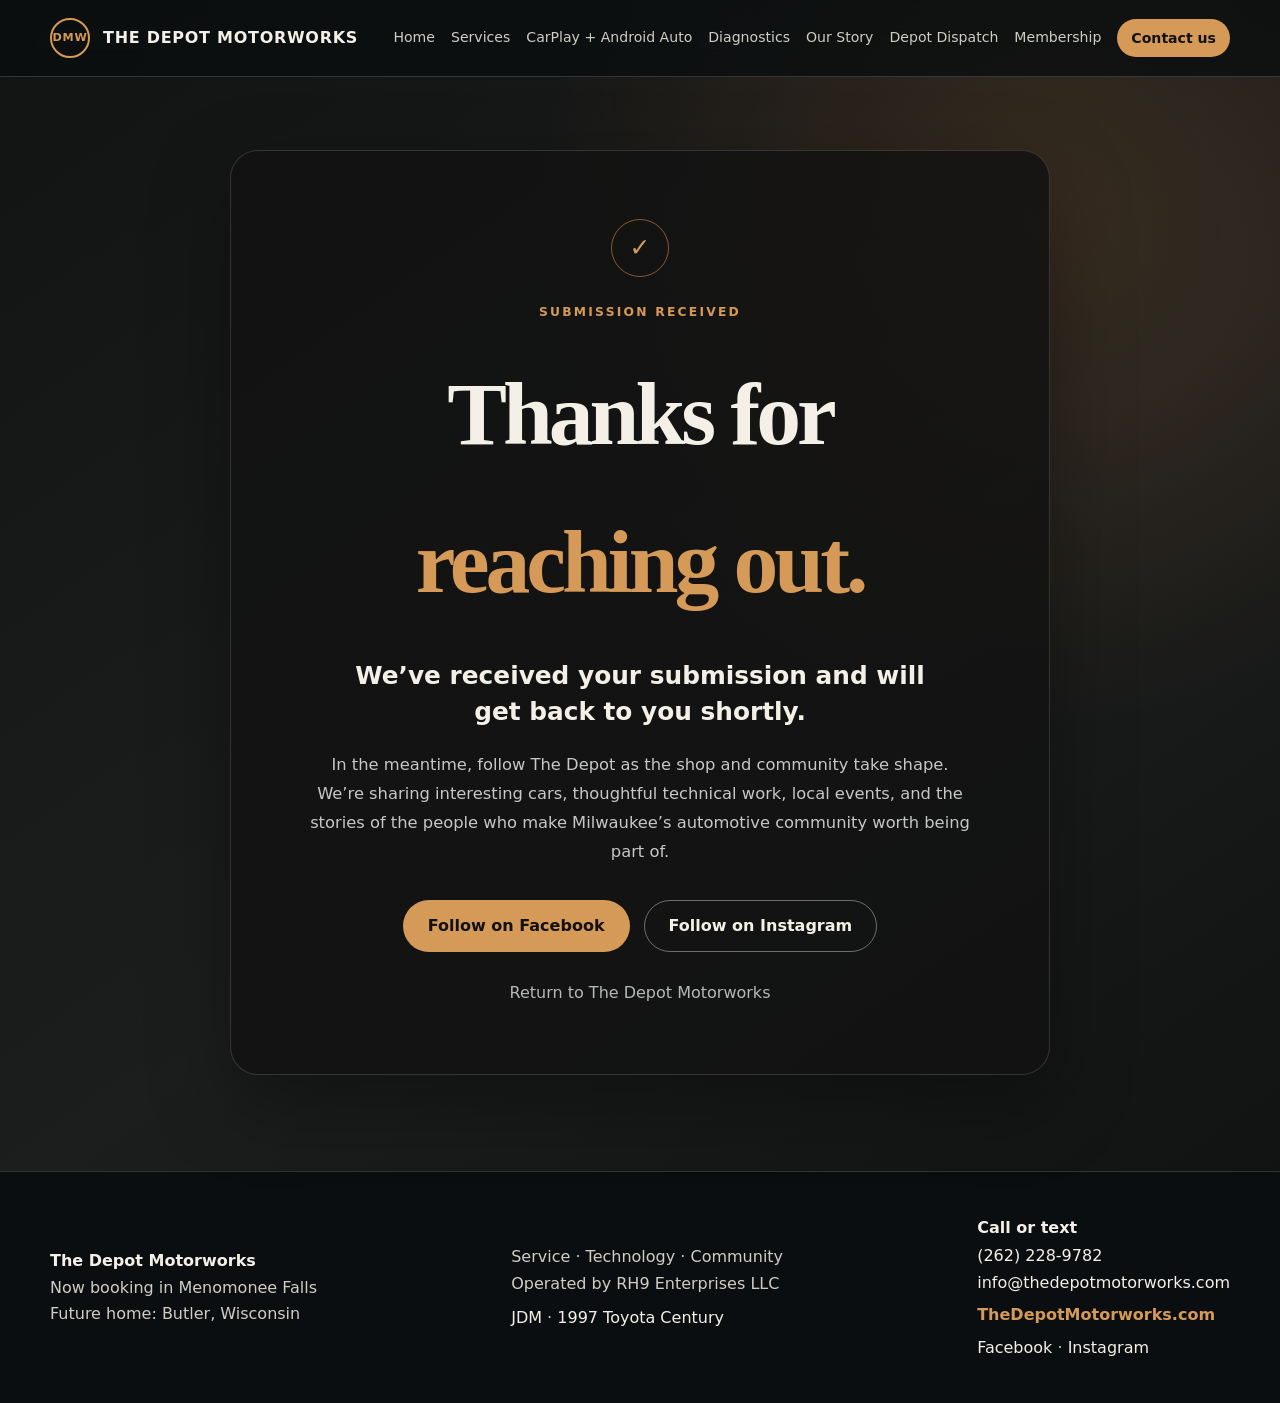
<file: thank-you.html>
<!doctype html>
<html lang="en">
<head>
  <meta charset="utf-8">
  <meta name="viewport" content="width=device-width, initial-scale=1">
  <meta name="description" content="Thank you for contacting The Depot Motorworks. Follow the build and Milwaukee automotive community updates on Facebook and Instagram.">
  <meta name="robots" content="noindex,follow,noarchive">
  <title>Thank You | The Depot Motorworks</title>
  <link rel="canonical" href="https://thedepotmotorworks.com/thank-you">
  <link rel="stylesheet" href="css/styles.css">
  <meta property="og:type" content="website">
  <meta property="og:site_name" content="The Depot Motorworks">
  <meta property="og:title" content="Thank You | The Depot Motorworks">
  <meta property="og:description" content="Thank you for contacting The Depot Motorworks. Follow the build and Milwaukee automotive community updates on Facebook and Instagram.">
  <meta property="og:url" content="https://thedepotmotorworks.com/thank-you">
  <meta property="og:image" content="https://thedepotmotorworks.com/images/depot-hero-concept.webp">
  <meta name="twitter:card" content="summary_large_image">
  <meta name="twitter:title" content="Thank You | The Depot Motorworks">
  <meta name="twitter:description" content="Thank you for contacting The Depot Motorworks. Follow the build and Milwaukee automotive community updates on Facebook and Instagram.">
  <meta name="twitter:image" content="https://thedepotmotorworks.com/images/depot-hero-concept.webp">
<!-- Meta Pixel Code -->
<script>
!function(f,b,e,v,n,t,s)
{if(f.fbq)return;n=f.fbq=function(){n.callMethod?
n.callMethod.apply(n,arguments):n.queue.push(arguments)};
if(!f._fbq)f._fbq=n;n.push=n;n.loaded=!0;n.version='2.0';
n.queue=[];t=b.createElement(e);t.async=!0;
t.src=v;s=b.getElementsByTagName(e)[0];
s.parentNode.insertBefore(t,s)}(window, document,'script',
'https://connect.facebook.net/en_US/fbevents.js');
fbq('init', '1576387917274548');
fbq('track', 'PageView');
</script>
<noscript><img height="1" width="1" style="display:none"
src="https://www.facebook.com/tr?id=1576387917274548&ev=PageView&noscript=1"
/></noscript>
<!-- End Meta Pixel Code -->
</head>
<body>

<header class="site-header">
  <div class="container header-inner">
    <a class="brand" href="/" aria-label="The Depot Motorworks home">
      <span class="brand-mark">DMW</span>
      <span>THE DEPOT MOTORWORKS</span>
    </a>
    <button class="menu-toggle" type="button" aria-expanded="false" aria-label="Open menu">☰</button>
    <nav class="nav-links" aria-label="Primary navigation">
      <a href="/">Home</a>
      <a href="/#services">Services</a>
      <a href="/carplay-upgrades">CarPlay + Android Auto</a>
      <a href="/diagnostics-troubleshooting">Diagnostics</a>
      <a href="/#story">Our Story</a>
      <a href="/depot-dispatch">Depot Dispatch</a>
      <a href="/membership">Membership</a>
      <a class="nav-contact" href="/#contact">Contact us</a>
    </nav>
  </div>
</header>

<main>
  <section class="thank-you-hero">
    <div class="container thank-you-inner">
      <div class="thank-you-panel">
        <div class="thank-you-mark" aria-hidden="true">✓</div>
        <div class="eyebrow">Submission Received</div>
        <h1 class="display">Thanks for <span>reaching out.</span></h1>
        <p class="thank-you-lead">We’ve received your submission and will get back to you shortly.</p>
        <p class="thank-you-copy">In the meantime, follow The Depot as the shop and community take shape. We’re sharing interesting cars, thoughtful technical work, local events, and the stories of the people who make Milwaukee’s automotive community worth being part of.</p>

        <div class="thank-you-social" aria-label="Follow The Depot Motorworks">
          <a class="button button-primary" href="https://www.facebook.com/profile.php?id=61592603219279" target="_blank" rel="noopener noreferrer">Follow on Facebook</a>
          <a class="button button-outline" href="https://www.instagram.com/thedepotmotorworks/" target="_blank" rel="noopener noreferrer">Follow on Instagram</a>
        </div>

        <a class="thank-you-home" href="/">Return to The Depot Motorworks</a>
      </div>
    </div>
  </section>
</main>

<footer>
  <div class="container footer-inner">
    <div><strong>The Depot Motorworks</strong><br>Now booking in Menomonee Falls<br>Future home: Butler, Wisconsin</div>
    <div>Service · Technology · Community<br>Operated by RH9 Enterprises LLC<br><span class="footer-pages"><a href="/jdm">JDM</a><span aria-hidden="true"> · </span><a href="/spotlight/century/">1997 Toyota Century</a></span></div>
    <div class="footer-contact"><strong>Call or text</strong><br><a href="tel:+12622289782">(262) 228-9782</a><br><a href="mailto:info@thedepotmotorworks.com">info@thedepotmotorworks.com</a><br><span class="domain">TheDepotMotorworks.com</span><br><span class="footer-social"><a href="https://www.facebook.com/profile.php?id=61592603219279" target="_blank" rel="noopener noreferrer" aria-label="The Depot Motorworks on Facebook">Facebook</a><span aria-hidden="true"> · </span><a href="https://www.instagram.com/thedepotmotorworks/" target="_blank" rel="noopener noreferrer" aria-label="The Depot Motorworks on Instagram">Instagram</a></span></div>
  </div>
</footer>
<script src="js/main.js"></script>

<script type="text/javascript" id="hs-script-loader" async defer src="//js-na2.hs-scripts.com/247131305.js"></script>
</body>
</html>
</file>
<file: css/styles.css>
:root {
  --ink: #0b0e10;
  --charcoal: #121719;
  --panel: #1a2023;
  --panel-2: #20272a;
  --paper: #f4f0e7;
  --white: #ffffff;
  --muted: #d0cdc5;
  --line: rgba(255, 255, 255, 0.16);
  --copper: #d59a57;
  --copper-dark: #72471e;
  --max: 1180px;
  --radius: 24px;
  --shadow: 0 28px 80px rgba(0, 0, 0, 0.34);
}

* { box-sizing: border-box; }
html { scroll-behavior: smooth; }
body {
  margin: 0;
  color: var(--paper);
  background: var(--ink);
  font-family: Inter, ui-sans-serif, system-ui, -apple-system, BlinkMacSystemFont, "Segoe UI", sans-serif;
  line-height: 1.65;
}
a { color: inherit; text-decoration: none; }
img { display: block; width: 100%; height: auto; }
button, input, select, textarea { font: inherit; }

.container {
  width: min(calc(100% - 40px), var(--max));
  margin: 0 auto;
}
.section { padding: 96px 0; }
.eyebrow {
  margin: 0 0 14px;
  color: var(--copper);
  font-size: .77rem;
  font-weight: 800;
  letter-spacing: .18em;
  text-transform: uppercase;
}
.display, .section-title {
  margin: 0;
  font-family: Georgia, "Times New Roman", serif;
  letter-spacing: -.045em;
}
.section-title {
  max-width: 820px;
  margin-bottom: 24px;
  font-size: clamp(2.4rem, 5vw, 4.6rem);
  line-height: 1.02;
}
.copy {
  max-width: 790px;
  color: var(--muted);
  font-size: 1.08rem;
}
.button {
  display: inline-flex;
  min-height: 52px;
  align-items: center;
  justify-content: center;
  padding: 0 24px;
  border: 1px solid transparent;
  border-radius: 999px;
  font-weight: 800;
  transition: .2s ease;
}
.button:hover { transform: translateY(-2px); }
.button-primary { color: #111; background: var(--copper); }
.button-secondary {
  border-color: rgba(255,255,255,.28);
  color: var(--white);
  background: rgba(255,255,255,.035);
}
.text-link {
  display: inline-flex;
  margin-top: 22px;
  color: var(--copper);
  font-weight: 800;
}
.text-link::after { content: " →"; margin-left: 6px; }

.site-header {
  position: fixed;
  z-index: 50;
  inset: 0 0 auto;
  border-bottom: 1px solid var(--line);
  background: rgba(11,14,16,.8);
  backdrop-filter: blur(15px);
}
.header-inner {
  min-height: 76px;
  display: flex;
  align-items: center;
  justify-content: space-between;
  gap: 24px;
}
.brand {
  display: flex;
  flex: 0 0 auto;
  align-items: center;
  gap: 13px;
  font-weight: 850;
  letter-spacing: .045em;
  white-space: nowrap;
}
.brand-mark {
  width: 40px;
  height: 40px;
  display: grid;
  place-items: center;
  border: 2px solid var(--copper);
  border-radius: 50%;
  color: var(--copper);
  font-size: .7rem;
}
.nav-links {
  display: flex;
  align-items: center;
  gap: 16px;
  color: var(--muted);
  font-size: .88rem;
}
.nav-links a { white-space: nowrap; }
.nav-contact {
  display: inline-flex;
  flex: 0 0 auto;
  align-items: center;
  justify-content: center;
  min-height: 38px;
  padding: 0 14px;
  border-radius: 999px;
  color: #111;
  background: var(--copper);
  font-weight: 800;
  line-height: 1;
  white-space: nowrap;
  text-decoration: none;
}
.nav-contact:hover,
.nav-contact:focus-visible {
  color: #111;
  background: #e4b074;
}
.nav-contact:focus-visible {
  outline: 2px solid #fff;
  outline-offset: 3px;
}
.menu-toggle {
  display: none;
  border: 0;
  background: transparent;
  color: var(--paper);
  font-size: 1.5rem;
}

.hero {
  position: relative;
  min-height: 100vh;
  display: grid;
  align-items: end;
  overflow: hidden;
  background:
    linear-gradient(90deg, rgba(7,9,10,.96) 0%, rgba(7,9,10,.78) 45%, rgba(7,9,10,.4) 100%),
    url("../images/depot-hero-concept.webp") center/cover no-repeat;
}
.hero-inner {
  position: relative;
  z-index: 2;
  max-width: 850px;
  padding-top: 150px;
  padding-bottom: 100px;
}
.hero h1 {
  font-size: clamp(3.8rem, 8vw, 7.7rem);
  line-height: .92;
}
.hero h1 span { display: block; color: var(--copper); }
.hero-copy {
  max-width: 700px;
  margin: 28px 0 34px;
  color: #e2ded6;
  font-size: 1.2rem;
}
.hero-actions { display: flex; flex-wrap: wrap; gap: 14px; }

.launch-services { background: var(--charcoal); }
.launch-service-grid, .pricing-grid {
  display: grid;
  grid-template-columns: repeat(2, minmax(0, 1fr));
  gap: 22px;
  margin-top: 42px;
}
.launch-service-card, .pricing-card {
  padding: 34px;
  border: 1px solid var(--line);
  border-radius: var(--radius);
  background: linear-gradient(180deg, rgba(255,255,255,.065), rgba(255,255,255,.025));
  box-shadow: var(--shadow);
}
.launch-service-card p, .pricing-card p, .pricing-note, .appointment-note { color: var(--muted); }
.price-kicker {
  color: var(--copper);
  font-size: .76rem;
  font-weight: 800;
  letter-spacing: .14em;
  text-transform: uppercase;
}
.service-price, .pricing-amount { display: flex; align-items: baseline; gap: 10px; margin: 12px 0 18px; }
.service-price span, .pricing-amount span {
  font-family: Georgia, "Times New Roman", serif;
  font-size: clamp(3rem, 6vw, 5rem);
  line-height: 1;
  color: var(--paper);
}
.service-price small, .pricing-amount small { color: var(--copper); font-weight: 800; text-transform: uppercase; letter-spacing: .08em; }

.pricing-section { background: #0b0e10; }
.pricing-card h3 { margin: 0; font-family: Georgia, "Times New Roman", serif; font-size: 1.55rem; }
.pricing-card.featured-price { border-color: rgba(213,154,87,.62); background: linear-gradient(145deg,rgba(213,154,87,.16),rgba(255,255,255,.025)); }
.pricing-note { max-width: 940px; margin: 28px 0 0; }
.diagnostic-price-line { display:flex; align-items:center; gap:18px; margin:0 0 30px; }
.diagnostic-price-line > span { color:var(--copper); font-family:Georgia,"Times New Roman",serif; font-size:3.5rem; line-height:1; }
.diagnostic-price-line strong, .diagnostic-price-line small { display:block; }
.diagnostic-price-line small { margin-top:4px; color:var(--muted); }
.diagnostic-offer { background:#0b0e10; }
.appointment-note { margin-top:28px; padding-left:18px; border-left:3px solid var(--copper); }

.statement { background: var(--charcoal); }
.statement-grid {
  display: grid;
  grid-template-columns: .9fr 1.1fr;
  gap: 72px;
  align-items: start;
}
.pullquote {
  margin: 0;
  font-family: Georgia, "Times New Roman", serif;
  font-size: clamp(2.2rem, 4.5vw, 4rem);
  letter-spacing: -.035em;
  line-height: 1.08;
}

.concept {
  color: #17191a;
  background: #f1ede3;
}
.concept .eyebrow { color: var(--copper-dark); }
.concept .copy { color: #59574f; }
.concept-frame {
  margin-top: 42px;
  overflow: hidden;
  border: 1px solid rgba(20,20,20,.16);
  border-radius: 26px;
  background: #e6dfd2;
  box-shadow: 0 24px 70px rgba(0,0,0,.18);
}
.concept-caption {
  display: flex;
  flex-wrap: wrap;
  justify-content: space-between;
  gap: 14px;
  padding: 17px 20px;
  color: #615f58;
  border-top: 1px solid rgba(20,20,20,.1);
  font-size: .9rem;
}
.concept-caption strong { color: #191b1c; }

.services { background: #12181b; }
.services-intro { color: #e0ddd5; }
.cards {
  display: grid;
  grid-template-columns: repeat(3, 1fr);
  gap: 20px;
  margin-top: 46px;
}
.card {
  min-height: 265px;
  padding: 29px;
  border: 1px solid rgba(255,255,255,.2);
  border-radius: var(--radius);
  background: #1b2226;
  transition: .2s ease;
}
.card:hover {
  transform: translateY(-5px);
  border-color: rgba(213,154,87,.58);
}
.card-number {
  margin-bottom: 31px;
  color: var(--copper);
  font-size: .82rem;
  font-weight: 850;
  letter-spacing: .15em;
}
.card h3 { margin: 0 0 12px; color: #fff; font-size: 1.3rem; }
.card p { margin: 0; color: #dedbd4; }
.card-photo {
  margin: 0;
  padding: 0;
  overflow: hidden;
  min-height: 265px;
}
.card-photo img {
  width: 100%;
  height: 100%;
  min-height: 220px;
  object-fit: cover;
  object-position: center;
}
.card-photo:hover { transform: none; }
@media (min-width: 941px) {
  .card-photo { grid-column: span 2; }
}
@media (max-width: 650px) {
  .card-photo, .card-photo img { min-height: 0; }
  .card-photo img { height: auto; aspect-ratio: 1800 / 648; }
}

.story { background: #0f1315; }
.story-copy { max-width: 880px; margin-bottom: 48px; }
.closing-line {
  margin-top: 28px;
  color: var(--copper);
  font-family: Georgia, "Times New Roman", serif;
  font-size: 1.75rem;
}
.photo-grid {
  display: grid;
  grid-template-columns: .9fr 1.1fr;
  gap: 22px;
}
.photo {
  position: relative;
  overflow: hidden;
  min-height: 560px;
  border: 1px solid var(--line);
  border-radius: var(--radius);
  box-shadow: var(--shadow);
}
.photo:first-child {
  min-height: 470px;
  margin-top: 70px;
  margin-bottom: 35px;
}
.photo img { height: 100%; object-fit: cover; }
.photo:first-child img { object-position: 50% 44%; }
.photo:last-child img { object-position: 54% 50%; }
.caption {
  position: absolute;
  right: 18px;
  bottom: 18px;
  left: 18px;
  padding: 13px 15px;
  border: 1px solid rgba(255,255,255,.12);
  border-radius: 14px;
  background: rgba(7,9,10,.78);
  backdrop-filter: blur(10px);
  color: #f4f0e8;
  font-size: .88rem;
}

.roadmap {
  display: grid;
  grid-template-columns: repeat(4, 1fr);
  gap: 18px;
  margin-top: 48px;
}
.step {
  position: relative;
  min-height: 235px;
  padding: 74px 27px 27px;
  border: 1px solid var(--line);
  border-radius: 20px;
  background: var(--panel);
}
.step-number {
  position: absolute;
  top: 18px;
  left: 26px;
  width: 42px;
  height: 42px;
  display: grid;
  place-items: center;
  border: 1px solid var(--copper);
  border-radius: 50%;
  color: var(--copper);
  font-weight: 850;
}
.step.current {
  border-color: rgba(213,154,87,.6);
  background: linear-gradient(180deg, rgba(213,154,87,.13), var(--panel));
}
.step.current .step-number { color: #111; background: var(--copper); }
.step small {
  color: var(--copper);
  font-weight: 800;
  letter-spacing: .11em;
}
.step h3 { margin: 10px 0; color: #fff; }
.step p { margin: 0; color: var(--muted); font-size: .95rem; }

.supporters { background: var(--charcoal); }
.supporter-box {
  display: grid;
  grid-template-columns: 1fr .9fr;
  gap: 48px;
  padding: 55px;
  border: 1px solid var(--line);
  border-radius: 30px;
  background: linear-gradient(145deg, var(--panel-2), #151a1c);
}
.supporter-box ul {
  display: grid;
  gap: 12px;
  margin: 0;
  padding: 0;
  list-style: none;
  color: var(--muted);
}
.supporter-note { color: #9b9f9d; font-size: .9rem; }

.standard-membership { background: #0d1113; }
.standard-membership-heading {
  display: grid;
  grid-template-columns: 1.15fr .85fr;
  gap: 52px;
  align-items: end;
}
.standard-membership-heading .copy { margin-bottom: 8px; }
.standard-membership-grid {
  display: grid;
  grid-template-columns: repeat(3, minmax(0, 1fr));
  gap: 18px;
  margin-top: 42px;
}
.standard-membership-grid article {
  padding: 26px;
  border-top: 2px solid var(--copper);
  background: rgba(255,255,255,.035);
}
.standard-membership-grid strong {
  display: block;
  margin-bottom: 10px;
  color: #fff;
  font-family: Georgia, "Times New Roman", serif;
  font-size: 1.2rem;
}
.standard-membership-grid span { color: var(--muted); }
.standard-membership-note { margin: 26px 0 12px; color: #9b9f9d; font-size: .9rem; }
.standard-membership .text-link { color: var(--copper); font-weight: 800; }

.signup { color: #151515; background: var(--copper); }
.signup-grid {
  display: grid;
  grid-template-columns: 1fr 1fr;
  gap: 62px;
  align-items: center;
}
.signup .eyebrow { color: var(--copper-dark); }
.signup .copy { color: rgba(20,20,20,.78); }
.form {
  padding: 31px;
  border-radius: var(--radius);
  background: #101416;
  color: var(--paper);
  box-shadow: var(--shadow);
}
.form-grid { display: grid; gap: 15px; }
label {
  display: block;
  margin-bottom: 6px;
  color: var(--muted);
  font-size: .84rem;
  font-weight: 750;
}
input, select, textarea {
  width: 100%;
  padding: 14px 15px;
  color: var(--paper);
  border: 1px solid var(--line);
  border-radius: 12px;
  outline: none;
  background: #1a2023;
}
input:focus, select:focus, textarea:focus { border-color: var(--copper); }
textarea { min-height: 108px; resize: vertical; }
.form-note { margin: 11px 0 0; color: #979b99; font-size: .8rem; }

.page-hero {
  padding: 165px 0 90px;
  background:
    radial-gradient(circle at 80% 20%, rgba(213,154,87,.18), transparent 28%),
    linear-gradient(135deg, #182023, #090c0d);
}
.page-hero h1 {
  max-width: 900px;
  font-size: clamp(3.4rem, 7vw, 6.4rem);
  line-height: .95;
}
.feature-list {
  display: grid;
  grid-template-columns: repeat(2, 1fr);
  gap: 20px;
  margin-top: 42px;
}
.feature {
  padding: 28px;
  border: 1px solid var(--line);
  border-radius: 20px;
  background: var(--panel);
}
.feature h3 { margin: 0 0 10px; color: #fff; }
.feature p { margin: 0; color: var(--muted); }

footer {
  padding: 42px 0;
  color: var(--muted);
  border-top: 1px solid var(--line);
}
.footer-inner {
  display: flex;
  flex-wrap: wrap;
  align-items: center;
  justify-content: space-between;
  gap: 22px;
}
footer strong { color: var(--paper); }
.domain { color: var(--copper); font-weight: 800; }

@media (max-width: 940px) {
  .statement-grid, .supporter-box, .signup-grid, .standard-membership-heading { grid-template-columns: 1fr; }
  .standard-membership-grid { grid-template-columns: repeat(2, minmax(0, 1fr)); }
  .cards { grid-template-columns: 1fr 1fr; }
  .roadmap { grid-template-columns: 1fr 1fr; }
}
@media (max-width: 1032px) {
  .nav-links {
    position: absolute;
    top: 76px;
    right: 20px;
    left: 20px;
    display: none;
    flex-direction: column;
    align-items: stretch;
    max-height: calc(100dvh - 96px);
    overflow: auto;
    padding: 20px;
    border: 1px solid var(--line);
    border-radius: 18px;
    background: #111719;
  }
  .nav-links.open { display: flex; }
  .nav-links .nav-contact {
    min-height: 48px;
    margin-top: 6px;
  }
  .menu-toggle { display: block; }
}
@media (max-width: 650px) {
  .section { padding: 76px 0; }
  .cards, .roadmap, .photo-grid, .feature-list, .standard-membership-grid { grid-template-columns: 1fr; }
  .photo, .photo:first-child { min-height: 430px; margin: 0; }
  .supporter-box { padding: 32px 24px; }
  .hero-inner { padding-top: 130px; padding-bottom: 75px; }
  .hero h1 { font-size: 3.65rem; }
  .header-inner > .button { display: none; }
}


.contact-block {
  margin-top: 34px;
  padding-top: 25px;
  border-top: 1px solid rgba(20,20,20,.22);
}
.contact-label {
  margin-bottom: 4px;
  color: var(--copper-dark);
  font-size: .78rem;
  font-weight: 850;
  letter-spacing: .15em;
  text-transform: uppercase;
}
.contact-phone {
  display: block;
  width: fit-content;
  color: #111;
  font-family: Georgia, "Times New Roman", serif;
  font-size: clamp(2rem, 4vw, 3.15rem);
  font-weight: 700;
  letter-spacing: -.035em;
  line-height: 1.05;
}
.contact-email {
  display: block;
  width: fit-content;
  margin-top: 9px;
  color: #29231d;
  font-weight: 750;
}
.contact-phone:hover, .contact-email:hover { text-decoration: underline; }
.footer-contact { line-height: 1.7; }
.footer-contact a { color: var(--paper); }
.footer-contact .domain { display: inline-block; margin-top: 5px; }

.card-topline {
  display: flex;
  align-items: flex-start;
  justify-content: space-between;
  gap: 12px;
}
.available-card {
  border-color: rgba(213,154,87,.62);
  background: linear-gradient(155deg, rgba(213,154,87,.14), #1b2226 52%);
}
.available-badge {
  padding: 6px 9px;
  border-radius: 999px;
  color: #16120d;
  background: var(--copper);
  font-size: .69rem;
  font-weight: 900;
  letter-spacing: .08em;
  text-transform: uppercase;
  white-space: nowrap;
}
.accent-text { color: var(--copper); }
.carplay-hero {
  background:
    radial-gradient(circle at 77% 22%, rgba(213,154,87,.19), transparent 26%),
    linear-gradient(135deg, #151d20 0%, #080b0c 62%);
}
.carplay-intro { background: #0f1315; }
.feature-kicker {
  display: inline-block;
  margin-bottom: 25px;
  color: var(--copper);
  font-size: .8rem;
  font-weight: 900;
  letter-spacing: .14em;
}
.carplay-features .feature { min-height: 235px; }
.compatibility {
  background: #f1ede3;
  color: #17191a;
}
.compatibility .eyebrow { color: var(--copper-dark); }
.compatibility .copy { color: #59574f; }
.compatibility-row {
  display: flex;
  flex-wrap: wrap;
  gap: 12px;
  margin: 34px 0 22px;
}
.compatibility-row span {
  padding: 12px 18px;
  border: 1px solid rgba(20,20,20,.18);
  border-radius: 999px;
  background: rgba(255,255,255,.38);
  font-weight: 850;
}
.disclaimer {
  max-width: 850px;
  color: #6a675f;
  font-size: .9rem;
}
.field-row {
  display: grid;
  grid-template-columns: 1fr 1fr;
  gap: 15px;
}
.vehicle-grid {
  display: grid;
  grid-template-columns: .65fr 1fr 1fr;
  gap: 15px;
}
.optional { color: #939794; font-weight: 500; }
@media (max-width: 650px) {
  .field-row, .vehicle-grid { grid-template-columns: 1fr; }
}


/* Version 2: service-led positioning + OEM+ technology portfolio */
.hero-kicker { margin: 24px 0 0; color: var(--copper); font-size: clamp(1.15rem,2.3vw,1.65rem); font-weight: 850; letter-spacing: .01em; }
.specialty-card { background: linear-gradient(160deg,#1b2226,#171d20); }
#contact { scroll-margin-top: 96px; }

.carplay-hero-grid { display:grid; grid-template-columns: 1.03fr .97fr; gap:56px; align-items:center; }
.carplay-photo-hero { padding-bottom:80px; }
.carplay-photo-hero h1 { max-width:760px; }
.hero-install-photo { margin:0; overflow:hidden; border:1px solid rgba(255,255,255,.18); border-radius:28px; box-shadow:var(--shadow); background:#111; aspect-ratio:4/5; }
.hero-install-photo img { height:100%; object-fit:cover; object-position:center; }
.trust-badges { display:flex; flex-wrap:wrap; gap:10px; margin:25px 0 29px; }
.trust-badges span { padding:8px 12px; border:1px solid rgba(213,154,87,.45); border-radius:999px; color:#eadbc7; background:rgba(213,154,87,.08); font-size:.78rem; font-weight:800; }
.real-work { background:#101416; }
.before-after-grid, .wide-install-grid { display:grid; grid-template-columns:1fr 1fr; gap:22px; margin-top:40px; }
.wide-install-grid { margin-top:22px; }
.install-card { position:relative; margin:0; overflow:hidden; border:1px solid var(--line); border-radius:22px; background:#171d20; box-shadow:var(--shadow); }
.install-card img { width:100%; height:520px; object-fit:cover; }
.wide-install-grid .install-card img { height:430px; }
.install-card figcaption { padding:14px 17px 17px; color:var(--muted); font-size:.92rem; }
.photo-label { position:absolute; z-index:2; top:15px; left:15px; padding:7px 11px; border-radius:999px; color:#fff; background:rgba(7,9,10,.82); font-size:.75rem; font-weight:900; letter-spacing:.1em; text-transform:uppercase; }
.photo-label.after { color:#111; background:var(--copper); }
.upgrade-options { background:#12181b; }
.project-gallery { background:#0d1113; }
.gallery-grid { display:grid; grid-template-columns:repeat(12,1fr); gap:18px; margin-top:40px; }
.gallery-grid figure { grid-column:span 4; margin:0; overflow:hidden; border:1px solid var(--line); border-radius:20px; background:#171d20; }
.gallery-grid .gallery-feature { grid-column:span 8; }
.gallery-grid img { height:340px; object-fit:cover; }
.gallery-grid .gallery-feature img { height:480px; }
.gallery-grid figcaption { padding:12px 14px; color:var(--muted); font-size:.9rem; }
.interest-checks { display:grid; grid-template-columns:1fr 1fr; gap:10px 15px; margin:0; padding:15px; border:1px solid var(--line); border-radius:12px; }
.interest-checks legend { padding:0 8px; color:var(--muted); font-size:.84rem; font-weight:750; }
.interest-checks label { display:flex; align-items:center; gap:9px; margin:0; color:var(--paper); font-weight:600; }
.interest-checks input { width:auto; }
@media (max-width: 1240px) {
  .header-inner { gap: 12px; }
  .nav-links { gap: 12px; font-size: .84rem; }
  .nav-contact { padding: 0 12px; }
}
@media (max-width: 1040px) {
  .header-inner { gap: 10px; }
  .nav-links { gap: 10px; font-size: .8rem; }
  .nav-contact { min-height: 36px; padding: 0 10px; }
}
@media (max-width: 940px) { .carplay-hero-grid { grid-template-columns:1fr; } .hero-install-photo { max-width:650px; aspect-ratio:16/10; } .gallery-grid figure,.gallery-grid .gallery-feature { grid-column:span 6; } }
@media (max-width: 760px) { .launch-service-grid, .pricing-grid { grid-template-columns:1fr; } }
@media (max-width: 650px) { .before-after-grid,.wide-install-grid,.interest-checks { grid-template-columns:1fr; } .install-card img,.wide-install-grid .install-card img { height:auto; max-height:520px; } .gallery-grid figure,.gallery-grid .gallery-feature { grid-column:1/-1; } .gallery-grid img,.gallery-grid .gallery-feature img { height:auto; } }


/* August 2026 functionality pass */
.email-actions { display:flex; flex-wrap:wrap; align-items:center; gap:10px; }
.copy-email {
  margin-top: 9px;
  padding: 6px 10px;
  border: 1px solid rgba(20,20,20,.28);
  border-radius: 999px;
  color: #29231d;
  background: rgba(255,255,255,.28);
  font-size: .76rem;
  font-weight: 800;
  cursor: pointer;
}
.copy-email:hover { background: rgba(255,255,255,.48); }
.other-vehicle-field { margin-top: 9px; }
select:disabled { opacity:.66; cursor:not-allowed; }
.hp { position:absolute !important; left:-9999px !important; }

.diagnostics-hero {
  position:relative;
  overflow:hidden;
  padding:310px 0 92px;
  background:radial-gradient(circle at 82% 30%,rgba(213,154,87,.20),transparent 27%),linear-gradient(118deg,#171d20 0%,#0a0d0f 62%);
}
.diagnostics-hero::after { content:""; position:absolute; width:650px; height:650px; right:-260px; bottom:-310px; border:1px solid rgba(213,154,87,.18); border-radius:50%; box-shadow:0 0 0 85px rgba(213,154,87,.025),0 0 0 175px rgba(213,154,87,.016); }
.diagnostics-hero-grid { position:relative; z-index:2; display:grid; grid-template-columns:1.14fr .86fr; gap:68px; align-items:center; }
.diagnostics-hero h1 { margin:0; font-size:clamp(3.5rem,7vw,7rem); line-height:.98; }
.diagnostics-hero-card { padding:32px; border:1px solid var(--line); border-radius:var(--radius); background:linear-gradient(180deg,rgba(255,255,255,.07),rgba(255,255,255,.025)); box-shadow:var(--shadow); }
.diagnostics-hero-card h2 { margin:0 0 18px; font-family:Georgia,"Times New Roman",serif; font-size:1.65rem; }
.diagnostics-checklist { display:grid; gap:13px; margin:0; padding:0; list-style:none; color:var(--muted); }
.diagnostics-checklist li { position:relative; padding:0 0 13px 20px; border-bottom:1px solid var(--line); }
.diagnostics-checklist li::before { content:""; position:absolute; top:.6em; left:0; width:9px; height:9px; border-radius:50%; background:var(--copper); }
.diagnostics-checklist li:last-child { border-bottom:0; padding-bottom:0; }
.diagnostics-services, .diagnostics-process-section { background:var(--charcoal); }
.diagnostics-principle { background:linear-gradient(120deg,rgba(213,154,87,.15),transparent 42%),#0b0e10; }
.diagnostics-principle-box { display:grid; grid-template-columns:.8fr 1.2fr; gap:54px; align-items:center; padding:56px; border:1px solid rgba(213,154,87,.32); border-radius:30px; background:rgba(255,255,255,.025); box-shadow:var(--shadow); }
.diagnostics-principle-box strong { color:var(--paper); }
.diagnostics-bigline { margin:0; color:var(--copper); font-family:Georgia,"Times New Roman",serif; font-size:clamp(2.5rem,5vw,5rem); letter-spacing:-.04em; line-height:.98; }
.diagnostics-process { display:grid; grid-template-columns:repeat(4,1fr); gap:18px; margin-top:42px; }
.diagnostics-process article { padding:26px; border:1px solid var(--line); border-radius:20px; background:var(--panel); }
.diagnostics-process strong { display:block; margin-bottom:10px; color:var(--copper); font-size:.78rem; letter-spacing:.13em; text-transform:uppercase; }
.diagnostics-process h3 { margin:0 0 9px; }
.diagnostics-process p { margin:0; color:var(--muted); font-size:.95rem; }
.diagnostics-inquiry .contact-email, .diagnostics-inquiry .copy-email, .carplay-inquiry .contact-email, .carplay-inquiry .copy-email { color:#29231d; }

@media (max-width:940px) {
  .diagnostics-hero-grid, .diagnostics-principle-box { grid-template-columns:1fr; }
  .diagnostics-process { grid-template-columns:1fr 1fr; }
}
@media (max-width:650px) {
  .diagnostics-hero { padding:240px 0 72px; }
  .diagnostics-principle-box { padding:32px 24px; }
  .diagnostics-process { grid-template-columns:1fr; }
}

.footer-social { display: inline-block; margin-top: 6px; }
.footer-social a { color: var(--paper); text-decoration: none; }
.footer-social a:hover, .footer-social a:focus-visible { text-decoration: underline; }
.footer-pages { display: inline-block; margin-top: 8px; }
.footer-pages a { color: var(--paper); text-decoration: none; }
.footer-pages a:hover, .footer-pages a:focus-visible { text-decoration: underline; }
.not-found-links {
  display: flex;
  flex-wrap: wrap;
  justify-content: center;
  gap: 10px 16px;
  margin-top: 28px;
}
.not-found-links a { color: var(--copper); font-weight: 750; }
.not-found-links a:hover, .not-found-links a:focus-visible { text-decoration: underline; }

/* Thank-you page */
.thank-you-hero {
  min-height: calc(100vh - 86px);
  display: grid;
  align-items: center;
  padding: 150px 0 96px;
  background:
    radial-gradient(circle at 82% 18%, rgba(190, 116, 51, .18), transparent 36%),
    linear-gradient(145deg, #121313 0%, #1c1e1d 58%, #111212 100%);
  color: var(--paper);
}
.thank-you-inner { display: grid; place-items: center; }
.thank-you-panel {
  width: min(820px, 100%);
  padding: clamp(34px, 6vw, 68px);
  border: 1px solid rgba(255, 255, 255, .14);
  border-radius: 28px;
  background: rgba(18, 19, 19, .84);
  box-shadow: var(--shadow);
  text-align: center;
}
.thank-you-mark {
  display: grid;
  place-items: center;
  width: 58px;
  height: 58px;
  margin: 0 auto 25px;
  border: 1px solid rgba(190, 116, 51, .7);
  border-radius: 50%;
  color: var(--copper);
  font-size: 1.55rem;
  font-weight: 900;
}
.thank-you-panel .eyebrow { color: var(--copper); }
.thank-you-panel .display { margin: 18px 0 22px; font-size: clamp(3rem, 7vw, 5.8rem); }
.thank-you-panel .display span { display: block; color: var(--copper); }
.thank-you-lead {
  max-width: 620px;
  margin: 0 auto;
  color: var(--paper);
  font-size: clamp(1.2rem, 2.4vw, 1.55rem);
  font-weight: 760;
  line-height: 1.45;
}
.thank-you-copy {
  max-width: 665px;
  margin: 20px auto 0;
  color: #c5c8c6;
  font-size: 1.02rem;
  line-height: 1.78;
}
.thank-you-social { display: flex; flex-wrap: wrap; justify-content: center; gap: 14px; margin-top: 34px; }
.button-outline { border: 1px solid rgba(255, 255, 255, .38); background: transparent; color: var(--paper); }
.button-outline:hover, .button-outline:focus-visible { border-color: var(--paper); background: rgba(255, 255, 255, .07); }
.thank-you-home { display: inline-block; margin-top: 28px; color: #b5b9b6; text-underline-offset: 4px; }
.thank-you-home:hover, .thank-you-home:focus-visible { color: var(--paper); }

@media (max-width: 650px) {
  .thank-you-hero { min-height: auto; padding: 120px 0 68px; }
  .thank-you-panel { border-radius: 22px; }
  .thank-you-social { display: grid; }
  .thank-you-social .button { width: 100%; }
}
</file>
<file: css/dispatch.css>
.dispatch-hero{
  padding:150px 0 72px;
  background:
    radial-gradient(circle at 82% 20%, rgba(213,154,87,.16), transparent 30%),
    linear-gradient(135deg,#182023,#090c0d);
}
.dispatch-issue{
  max-width:830px;
}
.dispatch-issue h1{
  margin:0;
  font-family:Georgia,"Times New Roman",serif;
  font-size:clamp(3.2rem,7vw,6.5rem);
  line-height:.94;
  letter-spacing:-.045em;
}
.dispatch-issue h1 span{display:block;color:var(--copper)}
.dispatch-deck{
  max-width:740px;
  margin:26px 0 0;
  color:#dedbd4;
  font-size:1.18rem;
}
.dispatch-meta{
  display:flex;
  flex-wrap:wrap;
  gap:12px 20px;
  margin-top:26px;
  color:#aaa79f;
  font-size:.9rem;
}
.dispatch-story{background:var(--ink)}
.dispatch-story.alt{background:var(--charcoal)}
.dispatch-story .copy{max-width:790px}
.dispatch-story .copy + .copy{margin-top:18px}
.dispatch-kicker{
  margin:0 0 13px;
  color:var(--copper);
  font-size:.77rem;
  font-weight:800;
  letter-spacing:.18em;
  text-transform:uppercase;
}
.dispatch-heading{
  max-width:870px;
  margin:0 0 24px;
  font-family:Georgia,"Times New Roman",serif;
  font-size:clamp(2.4rem,5vw,4.6rem);
  line-height:1.02;
  letter-spacing:-.04em;
}
.dispatch-photo{
  margin:42px 0 0;
  overflow:hidden;
  border:1px solid var(--line);
  border-radius:var(--radius);
  background:var(--panel);
  box-shadow:var(--shadow);
}
.dispatch-photo img{
  width:100%;
  height:auto;
  aspect-ratio:16/9;
  object-fit:cover;
}
.dispatch-photo figcaption,
.dispatch-pair figcaption{
  padding:14px 17px 16px;
  color:#c9c6bf;
  border-top:1px solid var(--line);
  font-size:.9rem;
}
.dispatch-pair{
  display:grid;
  grid-template-columns:1fr 1fr;
  gap:20px;
  margin-top:20px;
}
.dispatch-pair figure{
  margin:0;
  overflow:hidden;
  border:1px solid var(--line);
  border-radius:20px;
  background:var(--panel);
}
.dispatch-pair img{
  width:100%;
  aspect-ratio:4/3;
  object-fit:cover;
}
.dispatch-support{
  display:grid;
  grid-template-columns:1.12fr .88fr;
  gap:20px;
  margin-top:20px;
}
.dispatch-support .dispatch-photo{margin:0}
.dispatch-support .dispatch-photo img{height:100%;min-height:380px;aspect-ratio:auto}
.coming-up{
  color:var(--paper);
  background:#111719;
}
.event-grid{
  display:grid;
  grid-template-columns:1fr 1fr;
  gap:20px;
  margin-top:40px;
}
.event-card{
  padding:30px;
  border:1px solid rgba(255,255,255,.18);
  border-radius:24px;
  background:#1b2226;
}
.event-card .date{
  color:var(--copper);
  font-weight:850;
  letter-spacing:.08em;
  text-transform:uppercase;
}
.event-card h3{
  margin:10px 0 13px;
  color:#fff;
  font-family:Georgia,"Times New Roman",serif;
  font-size:2rem;
}
.event-card p{color:#d0cdc5}
.event-card strong{color:#fff}
.dispatch-callout{
  margin-top:30px;
  padding:24px 26px;
  border-left:4px solid var(--copper);
  background:rgba(213,154,87,.08);
  color:#eee9df;
  font-family:Georgia,"Times New Roman",serif;
  font-size:1.4rem;
}
.dispatch-end{
  text-align:center;
  background:var(--copper);
  color:#151515;
}
.dispatch-end .eyebrow{color:var(--copper-dark)}
.dispatch-end .copy{margin-left:auto;margin-right:auto;color:rgba(20,20,20,.78)}
.dispatch-end .button-primary{background:#111719;color:var(--paper)}
@media(max-width:850px){
  .dispatch-pair,.event-grid,.dispatch-support{grid-template-columns:1fr}
  .dispatch-support .dispatch-photo img{min-height:0;aspect-ratio:16/9}
}
@media(max-width:650px){
  .dispatch-hero{padding:128px 0 62px}
  .dispatch-issue h1{font-size:3.35rem}
  .dispatch-heading{font-size:2.55rem}
}
</file>
<file: css/membership.css>
.membership-hero{padding:9.5rem 0 5.5rem;background:linear-gradient(90deg,rgba(11,14,16,.98) 0%,rgba(11,14,16,.91) 44%,rgba(11,14,16,.48) 100%),url("../images/membership-lounge-hero.webp") center right/cover no-repeat;position:relative;overflow:hidden}
.membership-hero:after{content:"MEMBER";position:absolute;right:-2rem;bottom:-2.5rem;font-size:clamp(5rem,15vw,13rem);font-weight:900;letter-spacing:.05em;color:rgba(255,255,255,.025);pointer-events:none}
.membership-hero-grid{display:grid;grid-template-columns:minmax(0,1.35fr) minmax(280px,.65fr);gap:3rem;align-items:center}
.membership-status{display:inline-block;margin:1rem 0 0;padding:.7rem 1rem;border:1px solid rgba(255,255,255,.16);border-radius:999px;color:rgba(255,255,255,.72);font-size:.82rem;letter-spacing:.02em}
.membership-hero-card{padding:2rem;border:1px solid rgba(255,255,255,.12);background:rgba(255,255,255,.045);backdrop-filter:blur(8px);border-radius:4px}
.membership-hero-card h2{margin:.65rem 0 1.25rem;font-size:1.55rem;line-height:1.15}
.membership-checklist{list-style:none;margin:0;padding:0;display:grid;gap:.75rem}
.membership-checklist li{position:relative;padding-left:1.35rem;color:rgba(255,255,255,.8)}
.membership-checklist li:before{content:"—";position:absolute;left:0;color:var(--copper)}
.membership-benefits{background:#101417}
.membership-grid{display:grid;grid-template-columns:repeat(2,minmax(0,1fr));gap:1rem;margin-top:2.25rem}
.membership-card{padding:2rem;border:1px solid rgba(255,255,255,.1);background:rgba(255,255,255,.035);border-radius:4px}
.membership-card.featured{border-color:rgba(184,116,71,.65);background:linear-gradient(145deg,rgba(184,116,71,.12),rgba(255,255,255,.03))}
.membership-card h3{font-size:1.35rem;margin:.6rem 0 .9rem}
.membership-card p,.membership-card li{color:rgba(255,255,255,.72);line-height:1.7}
.membership-card ul{margin:.6rem 0 0;padding-left:1.2rem}
.membership-card li+li{margin-top:.45rem}
.membership-note{margin-top:1rem;padding-top:1rem;border-top:1px solid rgba(255,255,255,.08)}
.founding-section{background:#0b0e10}
.founding-box{display:grid;grid-template-columns:minmax(0,.85fr) minmax(0,1.15fr);gap:3rem;align-items:start;padding:3rem;border:1px solid rgba(184,116,71,.35);background:linear-gradient(135deg,rgba(184,116,71,.08),rgba(255,255,255,.025))}
.founding-list{display:grid;gap:.7rem}
.founding-list>div{display:grid;grid-template-columns:170px 1fr;gap:1rem;padding:1rem 0;border-bottom:1px solid rgba(255,255,255,.08)}
.founding-list>div:last-child{border-bottom:0}
.founding-list strong{color:#fff}
.founding-list span{color:rgba(255,255,255,.68)}
.partners-section{background:#121619}
.membership-inquiry{scroll-margin-top:90px}
@media(max-width:900px){.membership-hero-grid,.founding-box{grid-template-columns:1fr}.membership-grid{grid-template-columns:1fr}.founding-box{padding:2rem}.membership-hero{padding-top:8rem}}
@media(max-width:620px){.founding-list>div{grid-template-columns:1fr;gap:.25rem}.membership-card{padding:1.4rem}.membership-status{border-radius:4px;line-height:1.45}}
.why-membership{background:#0d1113}
.why-grid{display:grid;grid-template-columns:repeat(3,minmax(0,1fr));gap:1rem;margin-top:2.25rem}
.why-grid article{padding:1.65rem;border-top:2px solid var(--copper);background:rgba(255,255,255,.035)}
.why-grid strong{display:block;margin-bottom:.6rem;color:#fff;font-family:Georgia,"Times New Roman",serif;font-size:1.35rem}
.why-grid span{color:rgba(255,255,255,.72);line-height:1.7}
@media(max-width:900px){.why-grid{grid-template-columns:1fr}}


/* Membership concept sketches */
.concept-sketches-section{background:#171b1d}
.concept-sketches-section>.container>.copy{max-width:900px}
.concept-sketch-grid{display:grid;grid-template-columns:repeat(2,minmax(0,1fr));gap:1.35rem;margin-top:2.5rem}
.concept-sketch-card{margin:0;overflow:hidden;border:1px solid rgba(213,154,87,.42);border-radius:6px;background:#f1ede3;box-shadow:0 22px 55px rgba(0,0,0,.25)}
.concept-sketch-card img{display:block;width:100%;aspect-ratio:1/1;object-fit:cover;background:#f1ede3}
.concept-sketch-card figcaption{display:grid;gap:.25rem;padding:1rem 1.15rem;border-top:1px solid rgba(20,20,20,.14);color:#252525;background:#e8e2d5}
.concept-sketch-card figcaption strong{font-family:Georgia,"Times New Roman",serif;font-size:1.2rem}
.concept-sketch-card figcaption span{color:#625f57;font-size:.9rem}
.concept-disclaimer{margin:1rem 0 0;color:rgba(255,255,255,.48);font-size:.82rem;font-style:italic}
@media(max-width:760px){.concept-sketch-grid{grid-template-columns:1fr}.membership-hero{background-position:65% center}}
</file>
